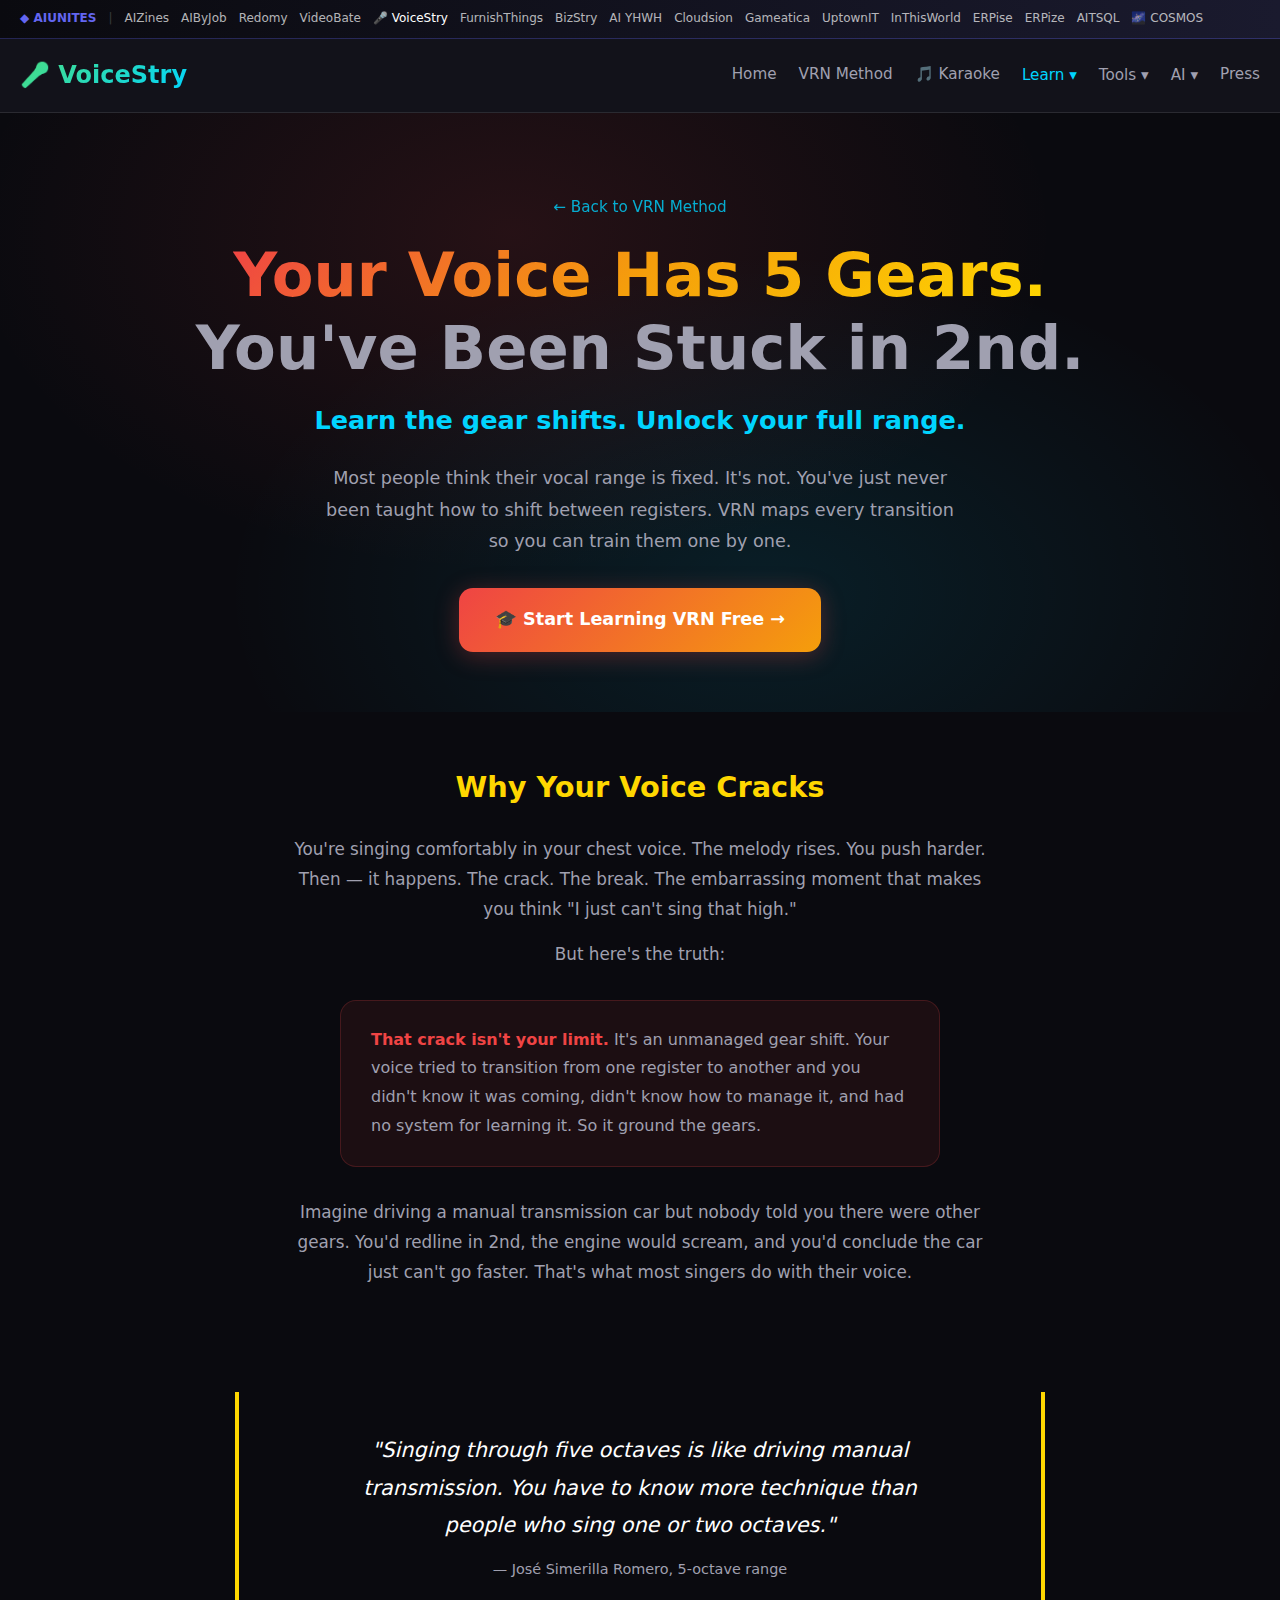
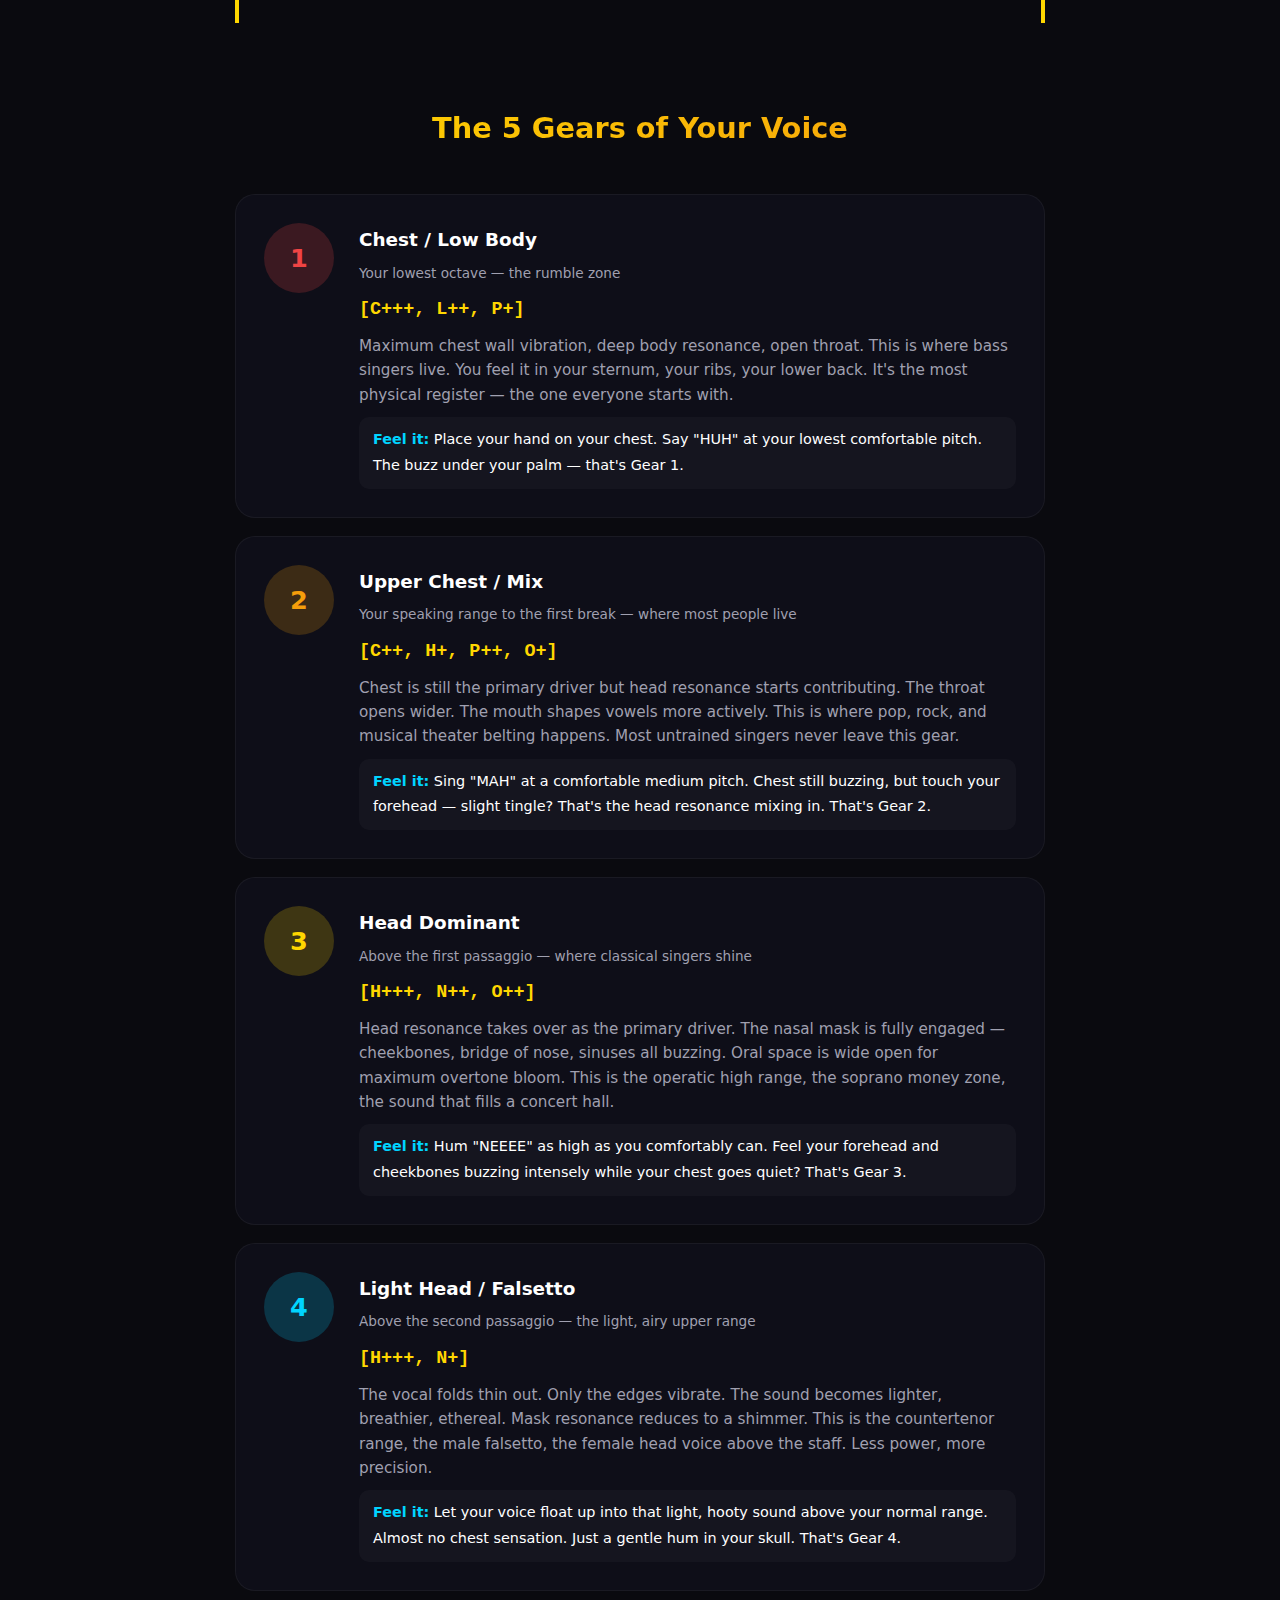
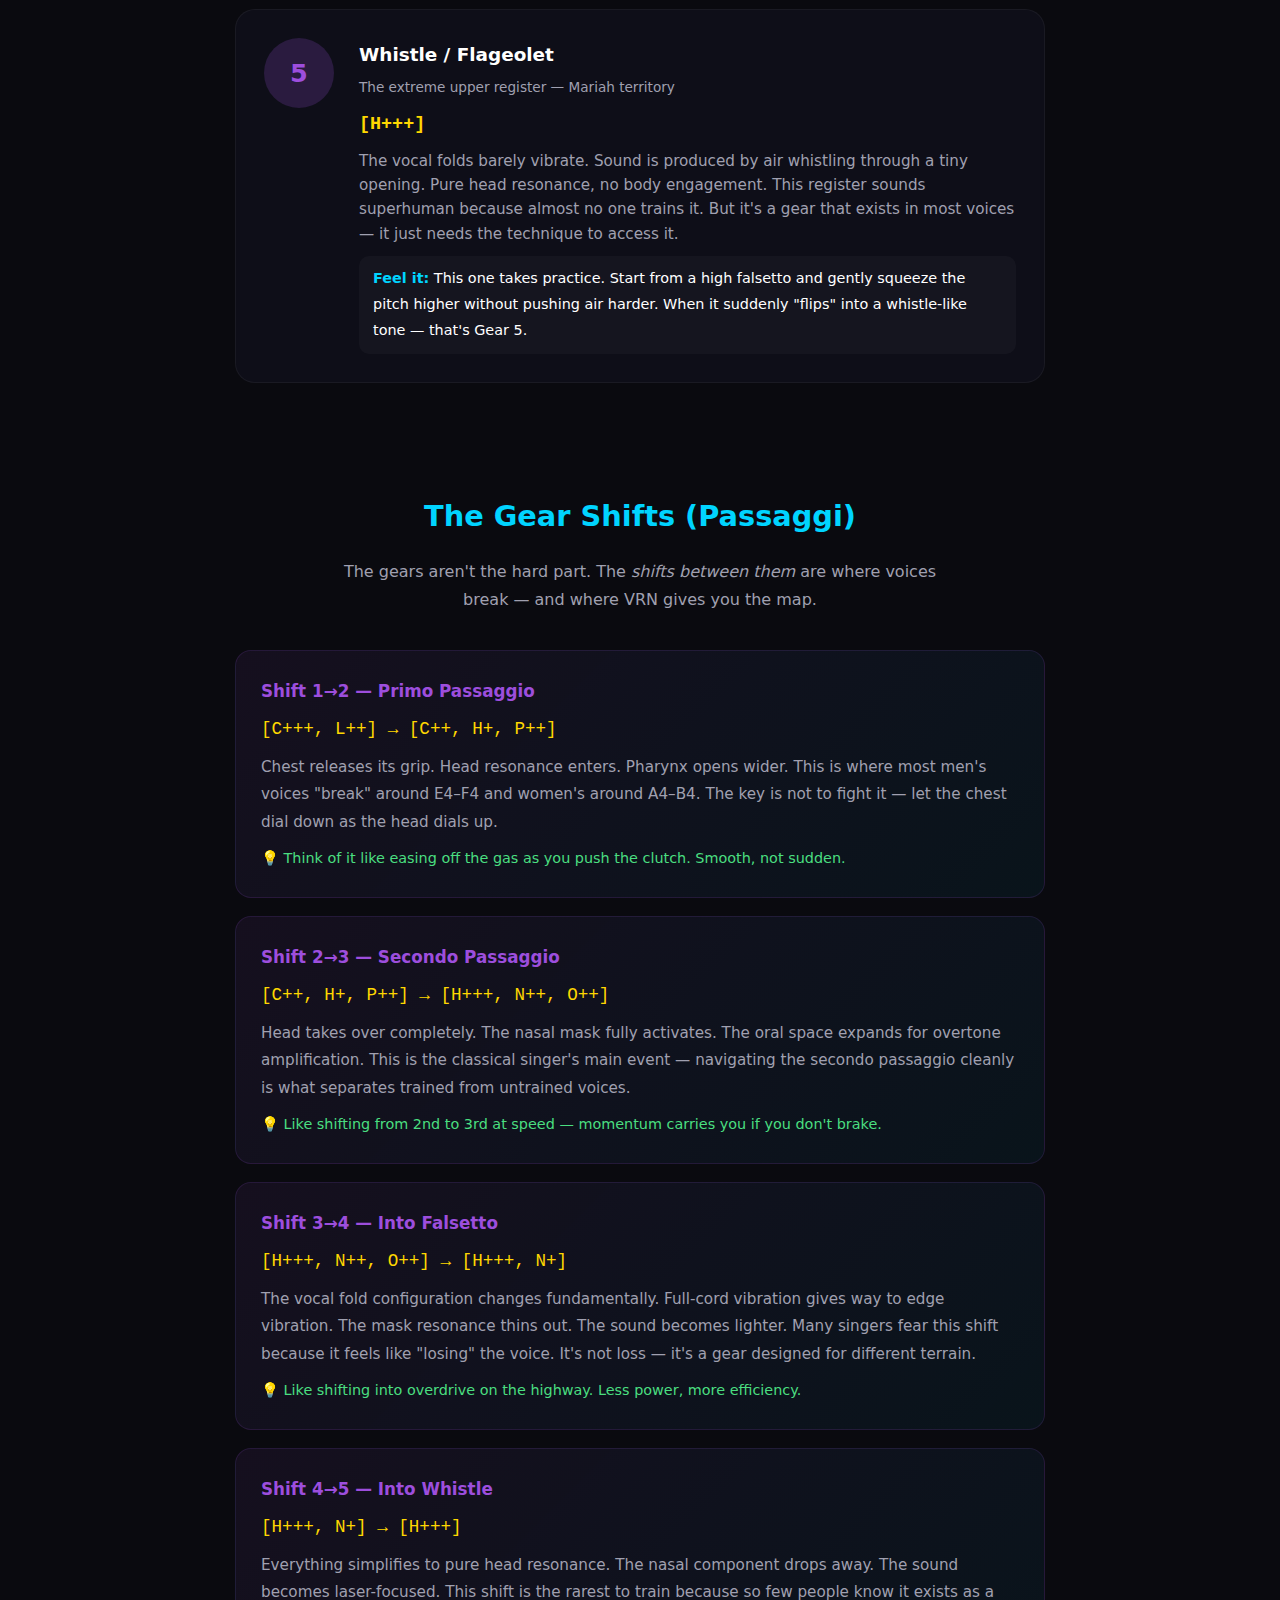
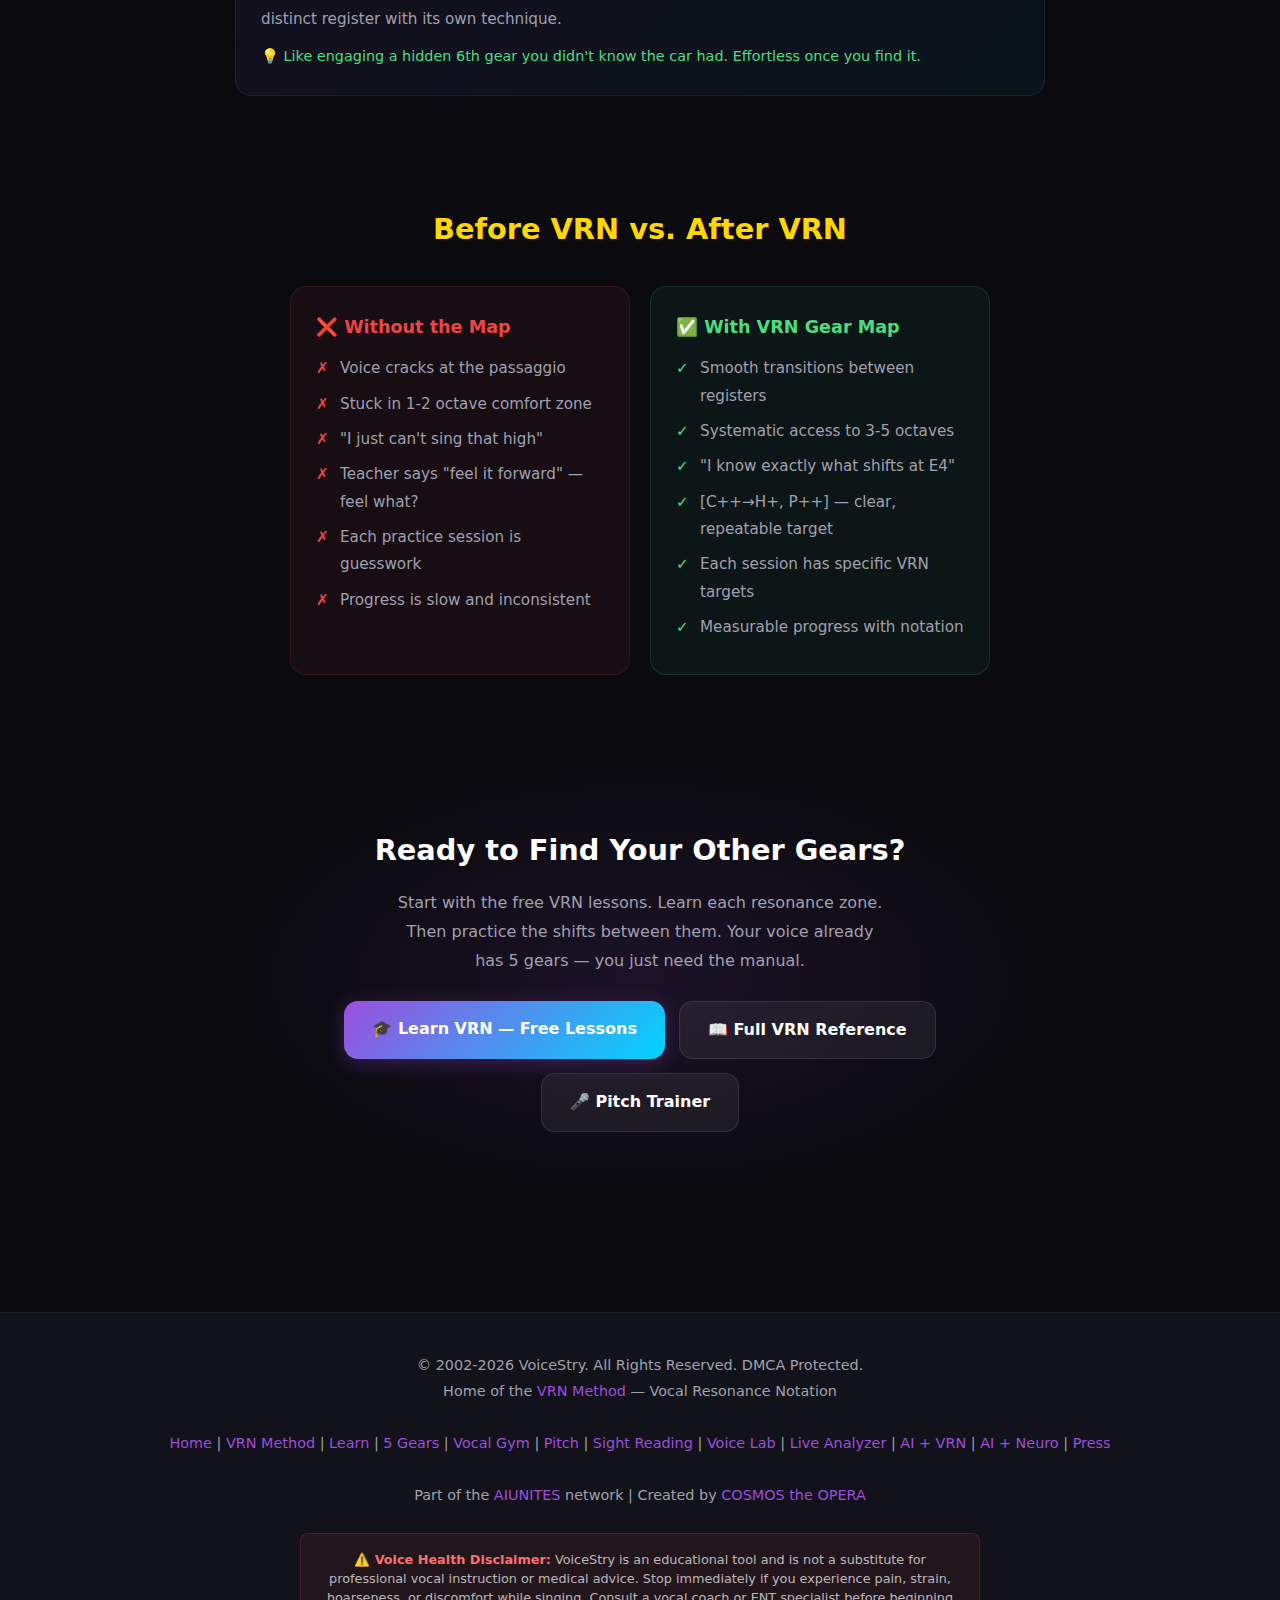
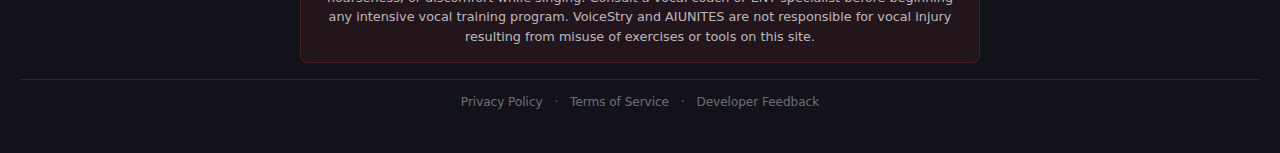
<file: 5-gears.html>
﻿<!DOCTYPE html>
<html lang="en">
<head>
  <meta charset="UTF-8">
  <meta name="viewport" content="width=device-width, initial-scale=1.0">
  <title>Your Voice Has 5 Gears — Learn the Gear Shifts | VoiceStry</title>
  <meta name="description" content="Most singers are stuck in 2nd gear. Learn how to shift through all 5 vocal registers using Vocal Resonance Notation — the first system that maps every transition in your voice.">
  <meta name="keywords" content="vocal range, singing 5 octaves, vocal registers, passaggio, chest voice, head voice, mixed voice, VRN, vocal technique">
  <link rel="icon" type="image/svg+xml" href="data:image/svg+xml,<svg xmlns='http://www.w3.org/2000/svg' viewBox='0 0 100 100'><text y='.9em' font-size='90'>🎤</text></svg>">
  <meta property="og:title" content="Your Voice Has 5 Gears. You've Been Stuck in 2nd.">
  <meta property="og:description" content="Learn how to shift through all 5 vocal registers using Vocal Resonance Notation.">
  <meta property="og:type" content="article">
  <link rel="stylesheet" href="css/style.css">
  <style>
    :root{--bg-dark:#0a0a0f;--bg-card:#12121a;--bg-gear:#0e0e18;--text-primary:#fff;--text-secondary:#a0a0b0;--accent-purple:#9d4edd;--accent-cyan:#00d4ff;--accent-gold:#ffd700;--accent-green:#4ade80;--accent-orange:#f59e0b;--accent-red:#ef4444;--accent-pink:#ff6b9d}body{font-family:'Segoe UI',system-ui,-apple-system,sans-serif;background:var(--bg-dark);color:var(--text-primary);line-height:1.8}
    .aiunites-bar{background:linear-gradient(90deg,#0a0a0f,#1a1a2e);border-bottom:1px solid rgba(99,102,241,.3);padding:8px 0;font-size:12px}.aiunites-bar-content{max-width:1400px;margin:0 auto;padding:0 20px;display:flex;align-items:center;gap:12px;overflow-x:auto;scrollbar-width:none}.aiunites-bar-content::-webkit-scrollbar{display:none}.aiunites-bar a{color:rgba(255,255,255,.7);text-decoration:none;white-space:nowrap;transition:color .2s}.aiunites-bar a:hover{color:#fff}.aiunites-bar-brand{color:#6366f1!important;font-weight:600}.aiunites-bar-active{color:#fff!important;text-decoration:underline;text-underline-offset:3px}.aiunites-bar-divider{color:rgba(255,255,255,.2)}
    .nav{background:var(--bg-card);padding:15px 20px;display:flex;justify-content:space-between;align-items:center;border-bottom:1px solid rgba(255,255,255,0.1);position:sticky;top:0;z-index:100}.nav-logo{font-size:1.5rem;font-weight:800;text-decoration:none;background:linear-gradient(135deg,var(--accent-green),var(--accent-cyan));-webkit-background-clip:text;-webkit-text-fill-color:transparent;background-clip:text}.nav-links{display:flex;gap:22px;flex-wrap:wrap}.nav-links a{color:var(--text-secondary);text-decoration:none;font-size:0.95rem;transition:color 0.3s}.nav-links a:hover,.nav-links a.active{color:var(--accent-cyan)}
    .footer a{color:var(--accent-purple);text-decoration:none}
    .hero{padding:80px 20px 60px;text-align:center;background:radial-gradient(ellipse at 40% 20%,rgba(239,68,68,0.12) 0%,transparent 50%),radial-gradient(ellipse at 60% 80%,rgba(0,212,255,0.1) 0%,transparent 50%),var(--bg-dark)}.hero h1{font-size:clamp(2.2rem,6vw,3.8rem);margin-bottom:12px;line-height:1.2}.hero h1 .highlight{background:linear-gradient(135deg,var(--accent-red),var(--accent-orange),var(--accent-gold));-webkit-background-clip:text;-webkit-text-fill-color:transparent;background-clip:text}.hero h1 .dim{color:var(--text-secondary);-webkit-text-fill-color:var(--text-secondary)}.hero-tagline{font-size:clamp(1.2rem,3vw,1.6rem);font-weight:800;margin-bottom:20px;color:var(--accent-cyan)}.hero-sub{font-size:1.1rem;color:var(--text-secondary);max-width:650px;margin:0 auto 30px}.hero-cta{display:inline-block;padding:16px 36px;border-radius:14px;background:linear-gradient(135deg,var(--accent-red),var(--accent-orange));color:#fff;text-decoration:none;font-weight:800;font-size:1.1rem;transition:all 0.2s;box-shadow:0 4px 25px rgba(239,68,68,0.3)}.hero-cta:hover{transform:translateY(-3px);box-shadow:0 8px 35px rgba(239,68,68,0.5)}
    .content{max-width:850px;margin:0 auto;padding:0 20px 80px}
    .problem{padding:50px 0;text-align:center}.problem h2{font-size:1.8rem;color:var(--accent-gold);margin-bottom:20px}.problem p{color:var(--text-secondary);font-size:1.05rem;max-width:700px;margin:0 auto 15px}.crack-moment{background:rgba(239,68,68,0.08);border:1px solid rgba(239,68,68,0.2);border-radius:16px;padding:25px 30px;margin:30px auto;max-width:600px;text-align:left}.crack-moment p{margin:0;font-size:1rem}.crack-moment .red{color:var(--accent-red);font-weight:700}
    .gears-section{padding:40px 0 50px}.gears-section h2{font-size:1.8rem;text-align:center;margin-bottom:40px;background:linear-gradient(135deg,var(--accent-gold),var(--accent-orange));-webkit-background-clip:text;-webkit-text-fill-color:transparent;background-clip:text}
    .gear-card{display:flex;gap:25px;align-items:flex-start;background:var(--bg-gear);border-radius:20px;padding:28px;border:1px solid rgba(255,255,255,0.05);margin-bottom:18px;transition:border-color 0.3s}.gear-card:hover{border-color:rgba(255,255,255,0.12)}.gear-num{width:70px;height:70px;border-radius:50%;display:flex;align-items:center;justify-content:center;flex-shrink:0;font-size:1.6rem;font-weight:900}.gear-1 .gear-num{background:rgba(239,68,68,0.2);color:var(--accent-red)}.gear-2 .gear-num{background:rgba(245,158,11,0.2);color:var(--accent-orange)}.gear-3 .gear-num{background:rgba(255,215,0,0.2);color:var(--accent-gold)}.gear-4 .gear-num{background:rgba(0,212,255,0.2);color:var(--accent-cyan)}.gear-5 .gear-num{background:rgba(157,78,221,0.2);color:var(--accent-purple)}.gear-info{flex:1}.gear-name{font-size:1.15rem;font-weight:800;margin-bottom:4px}.gear-range{font-size:0.85rem;color:var(--text-secondary);margin-bottom:8px}.gear-vrn{font-family:'Courier New',monospace;font-size:1.15rem;font-weight:800;color:var(--accent-gold);margin-bottom:8px}.gear-desc{font-size:0.95rem;color:var(--text-secondary);line-height:1.6}.gear-feel{margin-top:10px;padding:10px 14px;border-radius:10px;background:rgba(255,255,255,0.03);font-size:0.9rem}.gear-feel strong{color:var(--accent-cyan)}
    .shifts-section{padding:40px 0}.shifts-section h2{font-size:1.8rem;text-align:center;margin-bottom:15px;color:var(--accent-cyan)}.shifts-section>p{text-align:center;color:var(--text-secondary);margin-bottom:35px;max-width:600px;margin-left:auto;margin-right:auto}.shift-card{background:linear-gradient(135deg,rgba(157,78,221,0.08),rgba(0,212,255,0.05));border:1px solid rgba(157,78,221,0.15);border-radius:16px;padding:25px;margin-bottom:18px}.shift-label{font-size:1.05rem;font-weight:800;color:var(--accent-purple);margin-bottom:8px}.shift-arrow{font-family:'Courier New',monospace;font-size:1.1rem;color:var(--accent-gold);margin-bottom:8px}.shift-desc{font-size:0.95rem;color:var(--text-secondary)}.shift-tip{margin-top:10px;font-size:0.9rem;color:var(--accent-green)}
    .comparison{padding:50px 0;text-align:center}.comparison h2{font-size:1.8rem;color:var(--accent-gold);margin-bottom:30px}.comp-grid{display:grid;grid-template-columns:1fr 1fr;gap:20px;max-width:700px;margin:0 auto}.comp-card{border-radius:16px;padding:25px;text-align:left}.comp-before{background:rgba(239,68,68,0.06);border:1px solid rgba(239,68,68,0.15)}.comp-after{background:rgba(74,222,128,0.06);border:1px solid rgba(74,222,128,0.15)}.comp-label{font-weight:800;font-size:1.1rem;margin-bottom:12px}.comp-before .comp-label{color:var(--accent-red)}.comp-after .comp-label{color:var(--accent-green)}.comp-card li{color:var(--text-secondary);font-size:0.95rem;margin-bottom:8px;list-style:none;padding-left:24px;position:relative}.comp-before li::before{content:'✗';position:absolute;left:0;color:var(--accent-red);font-weight:700}.comp-after li::before{content:'✓';position:absolute;left:0;color:var(--accent-green);font-weight:700}
    .cta-bottom{text-align:center;padding:60px 20px;background:radial-gradient(ellipse at 50% 50%,rgba(157,78,221,0.12) 0%,transparent 70%);border-radius:24px;margin:40px 0}.cta-bottom h2{font-size:1.8rem;color:var(--text-primary);margin-bottom:12px}.cta-bottom p{color:var(--text-secondary);margin-bottom:25px;max-width:500px;margin-left:auto;margin-right:auto}.cta-links{display:flex;gap:14px;justify-content:center;flex-wrap:wrap}.cta-link{display:inline-block;padding:14px 28px;border-radius:14px;text-decoration:none;font-weight:700;font-size:1rem;transition:all 0.2s}.cta-link:hover{transform:translateY(-3px)}.cta-link--primary{background:linear-gradient(135deg,var(--accent-purple),var(--accent-cyan));color:#fff;box-shadow:0 4px 20px rgba(157,78,221,0.3)}.cta-link--primary:hover{box-shadow:0 8px 30px rgba(157,78,221,0.5)}.cta-link--secondary{background:rgba(255,255,255,0.06);border:1px solid rgba(255,255,255,0.1);color:var(--text-primary)}.cta-link--secondary:hover{background:rgba(255,255,255,0.1)}
    .quote-block{text-align:center;padding:40px 30px;margin:40px 0;border-left:4px solid var(--accent-gold);border-right:4px solid var(--accent-gold)}.quote-text{font-size:1.3rem;font-style:italic;color:var(--text-primary);max-width:600px;margin:0 auto 12px}.quote-attr{font-size:0.9rem;color:var(--text-secondary)}
    .footer{background:var(--bg-card);padding:40px 20px;text-align:center;border-top:1px solid rgba(255,255,255,0.05)}.footer p{color:var(--text-secondary);font-size:0.9rem}.footer a{color:var(--accent-purple);text-decoration:none}
    @media(max-width:768px){.nav{flex-direction:column;gap:12px}.nav-links{flex-wrap:wrap;justify-content:center;gap:12px}.gear-card{flex-direction:column;align-items:center;text-align:center}.comp-grid{grid-template-columns:1fr}}
  </style>
<script async src="https://www.googletagmanager.com/gtag/js?id=G-VP15KRLV6P"></script><script>window.dataLayer=window.dataLayer||[];function gtag(){dataLayer.push(arguments);}gtag('js',new Date());gtag('config','G-VP15KRLV6P');</script><link rel="canonical" href="https://voicestry.com/5-gears.html"><meta property="og:image" content="https://aiunites.github.io/voicestry-site/images/og-image.svg"><meta property="og:image:width" content="1200"><meta property="og:image:height" content="630"><script type="application/ld+json">{"@context":"https://schema.org","@type":"WebSite","name":"VoiceStry","description":"VoiceStry helps singers and speakers train their voice like athletes train their body. Expert vocal training methods, exercises, and coaching tools.","url":"https://voicestry.com/"}</script></head>
<body>
  <div class="aiunites-bar"><div class="aiunites-bar-content"><a href="https://aiunites.github.io/aiunites-site/" class="aiunites-bar-brand">◆ AIUNITES</a><span class="aiunites-bar-divider">|</span><a href="https://aiunites.github.io/aizines-app/">AIZines</a><a href="https://aiunites.github.io/aibyjob-demo/">AIByJob</a><a href="https://aiunites.github.io/redomy-demo/">Redomy</a><a href="https://aiunites.github.io/videobate-site/">VideoBate</a><a href="https://aiunites.github.io/voicestry-site/" class="aiunites-bar-active">🎤 VoiceStry</a><a href="https://aiunites.github.io/furnishthings-site/">FurnishThings</a><a href="https://aiunites.github.io/bizstry-site/">BizStry</a><a href="https://aiunites.github.io/aiyhwh-site/">AI YHWH</a><a href="https://aiunites.github.io/cloudsion-site/">Cloudsion</a><a href="https://aiunites.github.io/gameatica-site/">Gameatica</a><a href="https://aiunites.github.io/uptownit-site/">UptownIT</a><a href="https://aiunites.github.io/inthisworld-site/">InThisWorld</a><a href="https://aiunites.github.io/erpise-site/">ERPise</a><a href="https://aiunites.github.io/erpize-site/">ERPize</a><a href="https://aiunites.github.io/aitsql-site/">AITSQL</a><a href="https://aiunites.github.io/cosmostheopera-site/">🌌 COSMOS</a></div></div>
  <nav class="nav"><a href="index.html" class="nav-logo">🎤 VoiceStry</a><div class="nav-links"><a href="index.html">Home</a><a href="vrn-method.html">VRN Method</a><a href="karaoke.html">🎵 Karaoke</a><div class="nav-dropdown"><button class="nav-dropdown-btn active">Learn ▾</button><div class="nav-dropdown-menu"><a href="learn.html">Learn VRN</a><a href="5-gears.html" class="active">5 Gears</a><a href="vocal-gym.html">Vocal Gym</a></div></div><div class="nav-dropdown"><button class="nav-dropdown-btn">Tools ▾</button><div class="nav-dropdown-menu"><a href="karaoke.html">🎵 Karaoke</a><a href="pitch-trainer.html">Pitch Trainer</a><a href="sight-reading.html">Sight Reading</a><a href="voice-lab.html">Voice Lab</a><a href="voice-analyzer.html">Live Analyzer</a><a href="vocalist-match.html">Vocalist Match</a><a href="sonic-portrait.html">Sonic Portrait</a></div></div><div class="nav-dropdown"><button class="nav-dropdown-btn">AI ▾</button><div class="nav-dropdown-menu"><a href="ai-vrn.html">AI + VRN</a><a href="ai-neuro.html">AI + Neuro</a></div></div><a href="press.html">Press</a></div></nav>
  <script>document.querySelectorAll('.nav-dropdown-btn').forEach(function(b){b.addEventListener('click',function(e){e.stopPropagation();var d=b.parentElement,o=d.classList.contains('open');document.querySelectorAll('.nav-dropdown.open').forEach(function(x){x.classList.remove('open')});if(!o)d.classList.add('open')})});document.addEventListener('click',function(){document.querySelectorAll('.nav-dropdown.open').forEach(function(d){d.classList.remove('open')})})</script>

  <section class="hero">
    <a href="vrn-method.html" style="display:inline-block;margin-bottom:18px;color:var(--accent-cyan);text-decoration:none;font-size:0.95rem;opacity:0.8;transition:opacity .2s;" onmouseover="this.style.opacity='1'" onmouseout="this.style.opacity='0.8'">← Back to VRN Method</a>
    <h1><span class="highlight">Your Voice Has 5 Gears.</span><br><span class="dim">You've Been Stuck in 2nd.</span></h1>
    <div class="hero-tagline">Learn the gear shifts. Unlock your full range.</div>
    <p class="hero-sub">Most people think their vocal range is fixed. It's not. You've just never been taught how to shift between registers. VRN maps every transition so you can train them one by one.</p>
    <a href="learn.html" class="hero-cta">🎓 Start Learning VRN Free →</a>
  </section>

  <div class="content">
    <section class="problem">
      <h2>Why Your Voice Cracks</h2>
      <p>You're singing comfortably in your chest voice. The melody rises. You push harder. Then — it happens. The crack. The break. The embarrassing moment that makes you think "I just can't sing that high."</p>
      <p>But here's the truth:</p>
      <div class="crack-moment"><p><span class="red">That crack isn't your limit.</span> It's an unmanaged gear shift. Your voice tried to transition from one register to another and you didn't know it was coming, didn't know how to manage it, and had no system for learning it. So it ground the gears.</p></div>
      <p>Imagine driving a manual transmission car but nobody told you there were other gears. You'd redline in 2nd, the engine would scream, and you'd conclude the car just can't go faster. That's what most singers do with their voice.</p>
    </section>

    <div class="quote-block"><div class="quote-text">"Singing through five octaves is like driving manual transmission. You have to know more technique than people who sing one or two octaves."</div><div class="quote-attr">— José Simerilla Romero, 5-octave range</div></div>

    <section class="gears-section">
      <h2>The 5 Gears of Your Voice</h2>
      <div class="gear-card gear-1"><div class="gear-num">1</div><div class="gear-info"><div class="gear-name">Chest / Low Body</div><div class="gear-range">Your lowest octave — the rumble zone</div><div class="gear-vrn">[C+++, L++, P+]</div><div class="gear-desc">Maximum chest wall vibration, deep body resonance, open throat. This is where bass singers live. You feel it in your sternum, your ribs, your lower back. It's the most physical register — the one everyone starts with.</div><div class="gear-feel"><strong>Feel it:</strong> Place your hand on your chest. Say "HUH" at your lowest comfortable pitch. The buzz under your palm — that's Gear 1.</div></div></div>
      <div class="gear-card gear-2"><div class="gear-num">2</div><div class="gear-info"><div class="gear-name">Upper Chest / Mix</div><div class="gear-range">Your speaking range to the first break — where most people live</div><div class="gear-vrn">[C++, H+, P++, O+]</div><div class="gear-desc">Chest is still the primary driver but head resonance starts contributing. The throat opens wider. The mouth shapes vowels more actively. This is where pop, rock, and musical theater belting happens. Most untrained singers never leave this gear.</div><div class="gear-feel"><strong>Feel it:</strong> Sing "MAH" at a comfortable medium pitch. Chest still buzzing, but touch your forehead — slight tingle? That's the head resonance mixing in. That's Gear 2.</div></div></div>
      <div class="gear-card gear-3"><div class="gear-num">3</div><div class="gear-info"><div class="gear-name">Head Dominant</div><div class="gear-range">Above the first passaggio — where classical singers shine</div><div class="gear-vrn">[H+++, N++, O++]</div><div class="gear-desc">Head resonance takes over as the primary driver. The nasal mask is fully engaged — cheekbones, bridge of nose, sinuses all buzzing. Oral space is wide open for maximum overtone bloom. This is the operatic high range, the soprano money zone, the sound that fills a concert hall.</div><div class="gear-feel"><strong>Feel it:</strong> Hum "NEEEE" as high as you comfortably can. Feel your forehead and cheekbones buzzing intensely while your chest goes quiet? That's Gear 3.</div></div></div>
      <div class="gear-card gear-4"><div class="gear-num">4</div><div class="gear-info"><div class="gear-name">Light Head / Falsetto</div><div class="gear-range">Above the second passaggio — the light, airy upper range</div><div class="gear-vrn">[H+++, N+]</div><div class="gear-desc">The vocal folds thin out. Only the edges vibrate. The sound becomes lighter, breathier, ethereal. Mask resonance reduces to a shimmer. This is the countertenor range, the male falsetto, the female head voice above the staff. Less power, more precision.</div><div class="gear-feel"><strong>Feel it:</strong> Let your voice float up into that light, hooty sound above your normal range. Almost no chest sensation. Just a gentle hum in your skull. That's Gear 4.</div></div></div>
      <div class="gear-card gear-5"><div class="gear-num">5</div><div class="gear-info"><div class="gear-name">Whistle / Flageolet</div><div class="gear-range">The extreme upper register — Mariah territory</div><div class="gear-vrn">[H+++]</div><div class="gear-desc">The vocal folds barely vibrate. Sound is produced by air whistling through a tiny opening. Pure head resonance, no body engagement. This register sounds superhuman because almost no one trains it. But it's a gear that exists in most voices — it just needs the technique to access it.</div><div class="gear-feel"><strong>Feel it:</strong> This one takes practice. Start from a high falsetto and gently squeeze the pitch higher without pushing air harder. When it suddenly "flips" into a whistle-like tone — that's Gear 5.</div></div></div>
    </section>

    <section class="shifts-section">
      <h2>The Gear Shifts (Passaggi)</h2>
      <p>The gears aren't the hard part. The <em>shifts between them</em> are where voices break — and where VRN gives you the map.</p>
      <div class="shift-card"><div class="shift-label">Shift 1→2 — Primo Passaggio</div><div class="shift-arrow">[C+++, L++] → [C++, H+, P++]</div><div class="shift-desc">Chest releases its grip. Head resonance enters. Pharynx opens wider. This is where most men's voices "break" around E4–F4 and women's around A4–B4. The key is not to fight it — let the chest dial down as the head dials up.</div><div class="shift-tip">💡 Think of it like easing off the gas as you push the clutch. Smooth, not sudden.</div></div>
      <div class="shift-card"><div class="shift-label">Shift 2→3 — Secondo Passaggio</div><div class="shift-arrow">[C++, H+, P++] → [H+++, N++, O++]</div><div class="shift-desc">Head takes over completely. The nasal mask fully activates. The oral space expands for overtone amplification. This is the classical singer's main event — navigating the secondo passaggio cleanly is what separates trained from untrained voices.</div><div class="shift-tip">💡 Like shifting from 2nd to 3rd at speed — momentum carries you if you don't brake.</div></div>
      <div class="shift-card"><div class="shift-label">Shift 3→4 — Into Falsetto</div><div class="shift-arrow">[H+++, N++, O++] → [H+++, N+]</div><div class="shift-desc">The vocal fold configuration changes fundamentally. Full-cord vibration gives way to edge vibration. The mask resonance thins out. The sound becomes lighter. Many singers fear this shift because it feels like "losing" the voice. It's not loss — it's a gear designed for different terrain.</div><div class="shift-tip">💡 Like shifting into overdrive on the highway. Less power, more efficiency.</div></div>
      <div class="shift-card"><div class="shift-label">Shift 4→5 — Into Whistle</div><div class="shift-arrow">[H+++, N+] → [H+++]</div><div class="shift-desc">Everything simplifies to pure head resonance. The nasal component drops away. The sound becomes laser-focused. This shift is the rarest to train because so few people know it exists as a distinct register with its own technique.</div><div class="shift-tip">💡 Like engaging a hidden 6th gear you didn't know the car had. Effortless once you find it.</div></div>
    </section>

    <section class="comparison">
      <h2>Before VRN vs. After VRN</h2>
      <div class="comp-grid">
        <div class="comp-card comp-before"><div class="comp-label">❌ Without the Map</div><ul><li>Voice cracks at the passaggio</li><li>Stuck in 1-2 octave comfort zone</li><li>"I just can't sing that high"</li><li>Teacher says "feel it forward" — feel what?</li><li>Each practice session is guesswork</li><li>Progress is slow and inconsistent</li></ul></div>
        <div class="comp-card comp-after"><div class="comp-label">✅ With VRN Gear Map</div><ul><li>Smooth transitions between registers</li><li>Systematic access to 3-5 octaves</li><li>"I know exactly what shifts at E4"</li><li>[C++→H+, P++] — clear, repeatable target</li><li>Each session has specific VRN targets</li><li>Measurable progress with notation</li></ul></div>
      </div>
    </section>

    <section class="cta-bottom">
      <h2>Ready to Find Your Other Gears?</h2>
      <p>Start with the free VRN lessons. Learn each resonance zone. Then practice the shifts between them. Your voice already has 5 gears — you just need the manual.</p>
      <div class="cta-links"><a href="learn.html" class="cta-link cta-link--primary">🎓 Learn VRN — Free Lessons</a><a href="vrn-method.html" class="cta-link cta-link--secondary">📖 Full VRN Reference</a><a href="pitch-trainer.html" class="cta-link cta-link--secondary">🎤 Pitch Trainer</a></div>
    </section>
  </div>

  <footer class="footer">
    <p>
      © 2002-2026 VoiceStry. All Rights Reserved. DMCA Protected.<br>
      Home of the <a href="vrn-method.html">VRN Method</a> — Vocal Resonance Notation<br><br>
      <a href="index.html">Home</a> |
      <a href="vrn-method.html">VRN Method</a> |
      <a href="learn.html">Learn</a> |
      <a href="5-gears.html">5 Gears</a> |
      <a href="vocal-gym.html">Vocal Gym</a> |
      <a href="pitch-trainer.html">Pitch</a> |
      <a href="sight-reading.html">Sight Reading</a> |
      <a href="voice-lab.html">Voice Lab</a> |
      <a href="voice-analyzer.html">Live Analyzer</a> |
      <a href="ai-vrn.html">AI + VRN</a> |
      <a href="ai-neuro.html">AI + Neuro</a> |
      <a href="press.html">Press</a><br><br>
      Part of the <a href="https://aiunites.github.io/aiunites-site/">AIUNITES</a> network |
      Created by <a href="https://aiunites.github.io/cosmostheopera-site/">COSMOS the OPERA</a>
    </p>
    <div style="max-width:680px;margin:1.5rem auto 0;padding:1rem 1.5rem;background:rgba(239,68,68,0.08);border:1px solid rgba(239,68,68,0.2);border-radius:8px;font-size:0.8rem;line-height:1.5;color:rgba(255,255,255,0.7);">
      <strong style="color:#f87171;">&#9888;&#65039; Voice Health Disclaimer:</strong> VoiceStry is an educational tool and is not a substitute for professional vocal instruction or medical advice. Stop immediately if you experience pain, strain, hoarseness, or discomfort while singing. Consult a vocal coach or ENT specialist before beginning any intensive vocal training program. VoiceStry and AIUNITES are not responsible for vocal injury resulting from misuse of exercises or tools on this site.
    </div>
    <div style="margin-top:1rem;padding-top:0.75rem;border-top:1px solid rgba(255,255,255,0.1);font-size:0.75rem;color:rgba(255,255,255,0.4);text-align:center;">
      <a href="https://aiunites.github.io/aiunites-site/legal.html#privacy" style="color:rgba(255,255,255,0.4);margin:0 8px;">Privacy Policy</a> &middot;
      <a href="https://aiunites.github.io/aiunites-site/legal.html#terms" style="color:rgba(255,255,255,0.4);margin:0 8px;">Terms of Service</a> &middot;
      <a href="https://github.com/AIUNITES/voicestry-site/issues" target="_blank" style="color:rgba(255,255,255,0.4);margin:0 8px;">Developer Feedback</a>
    </div>
  </footer>
</body>
</html>
</file>
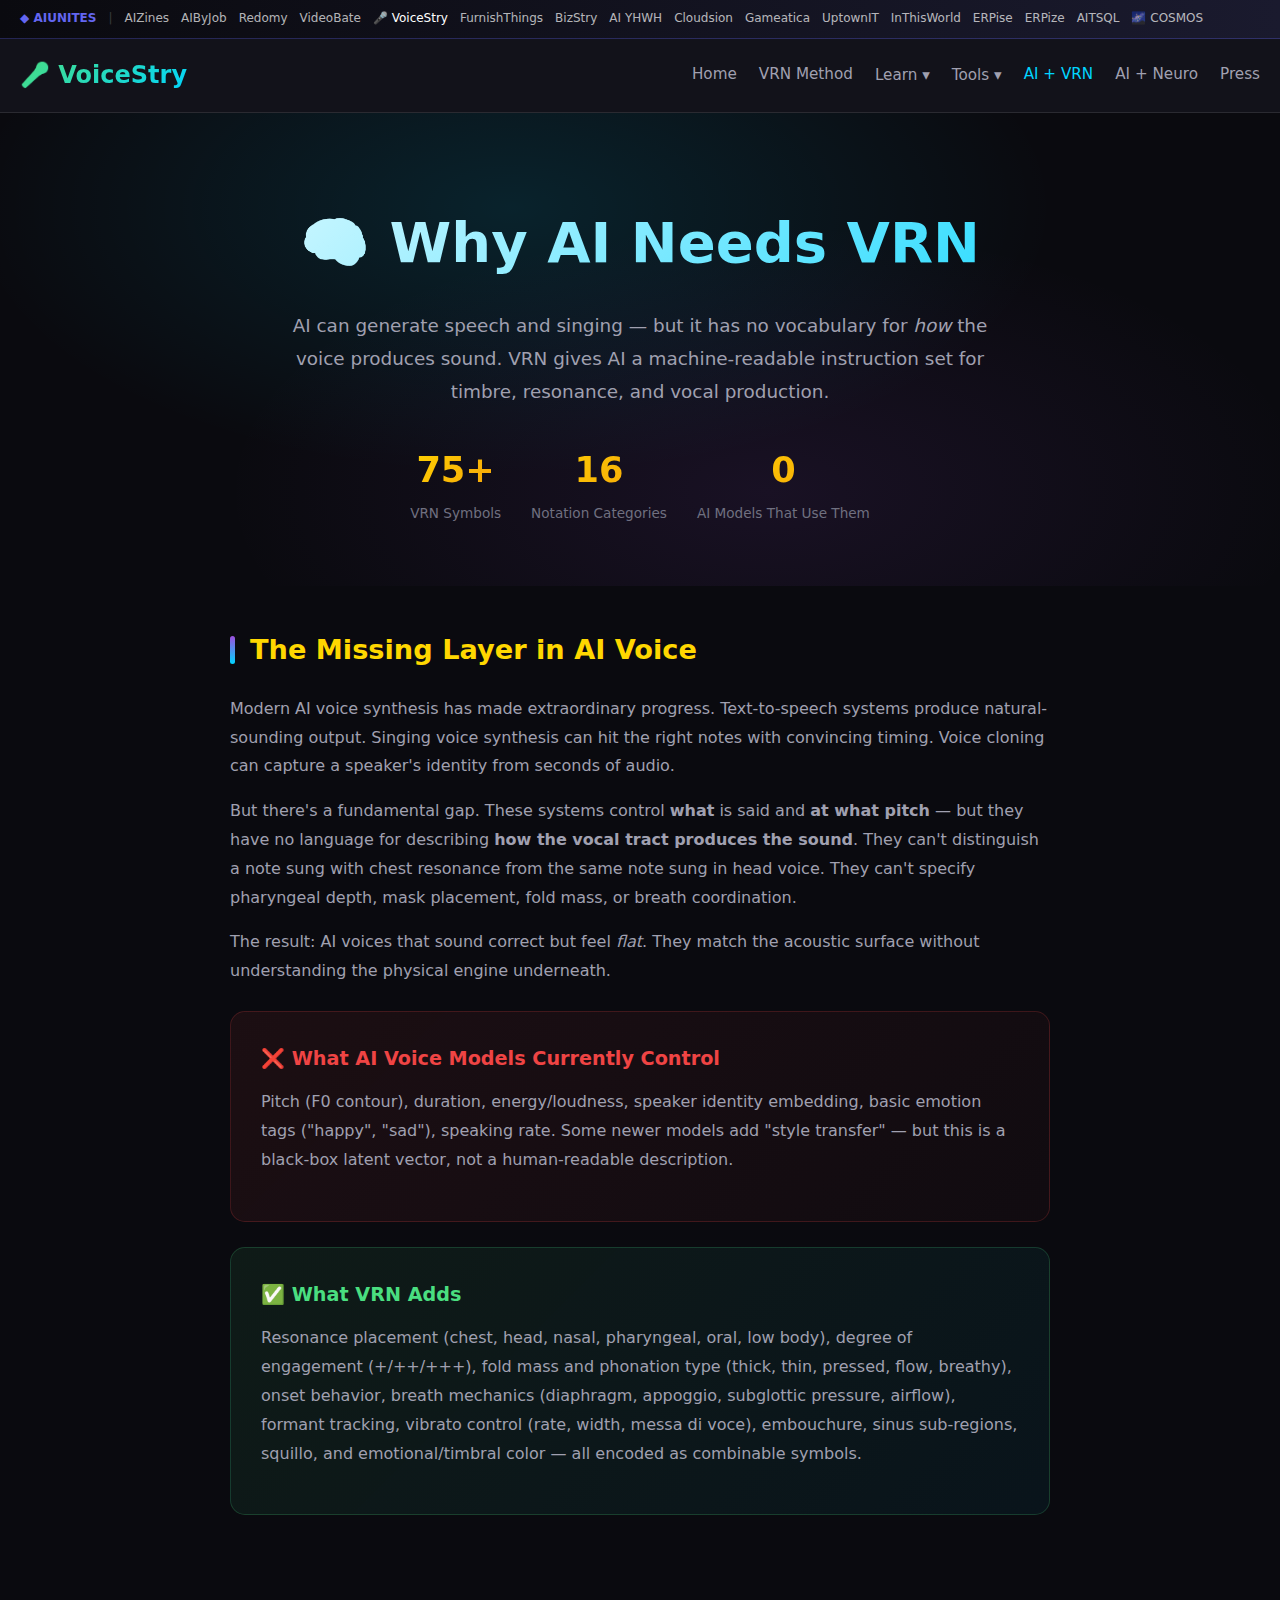
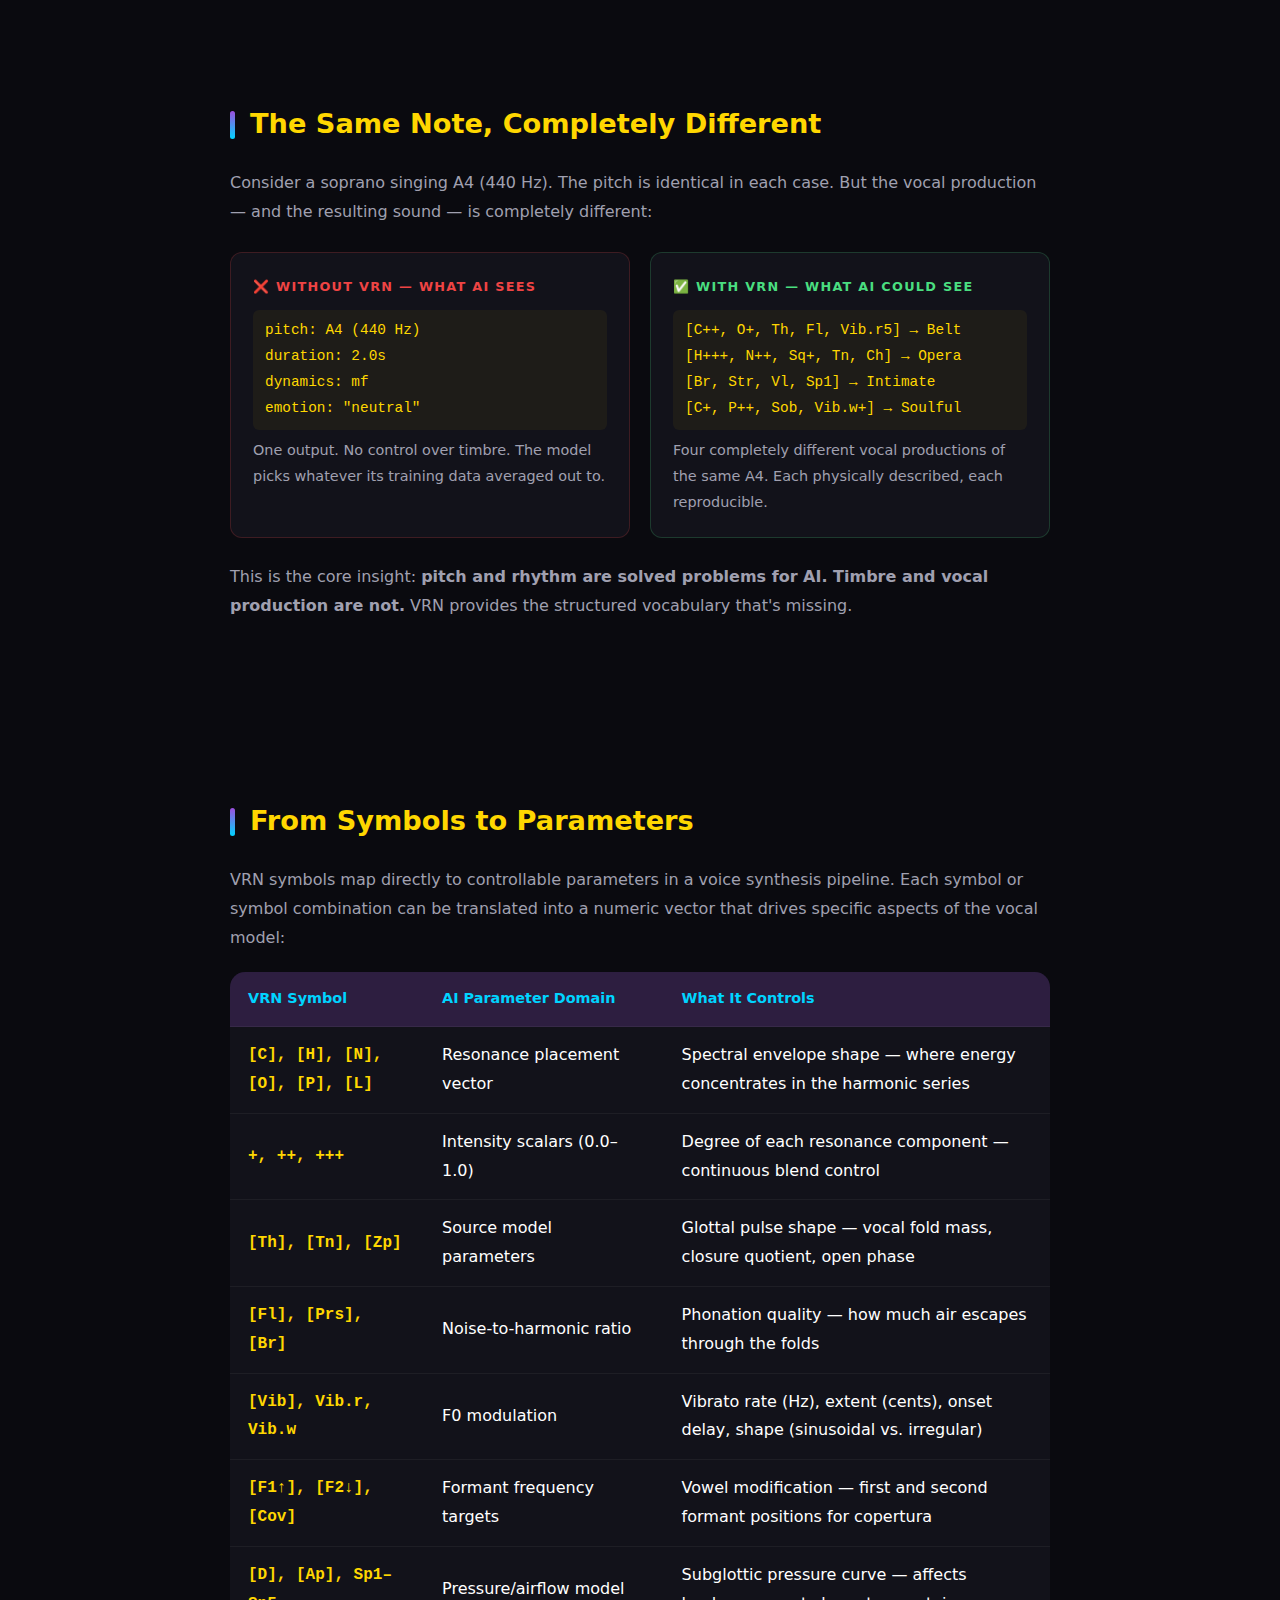
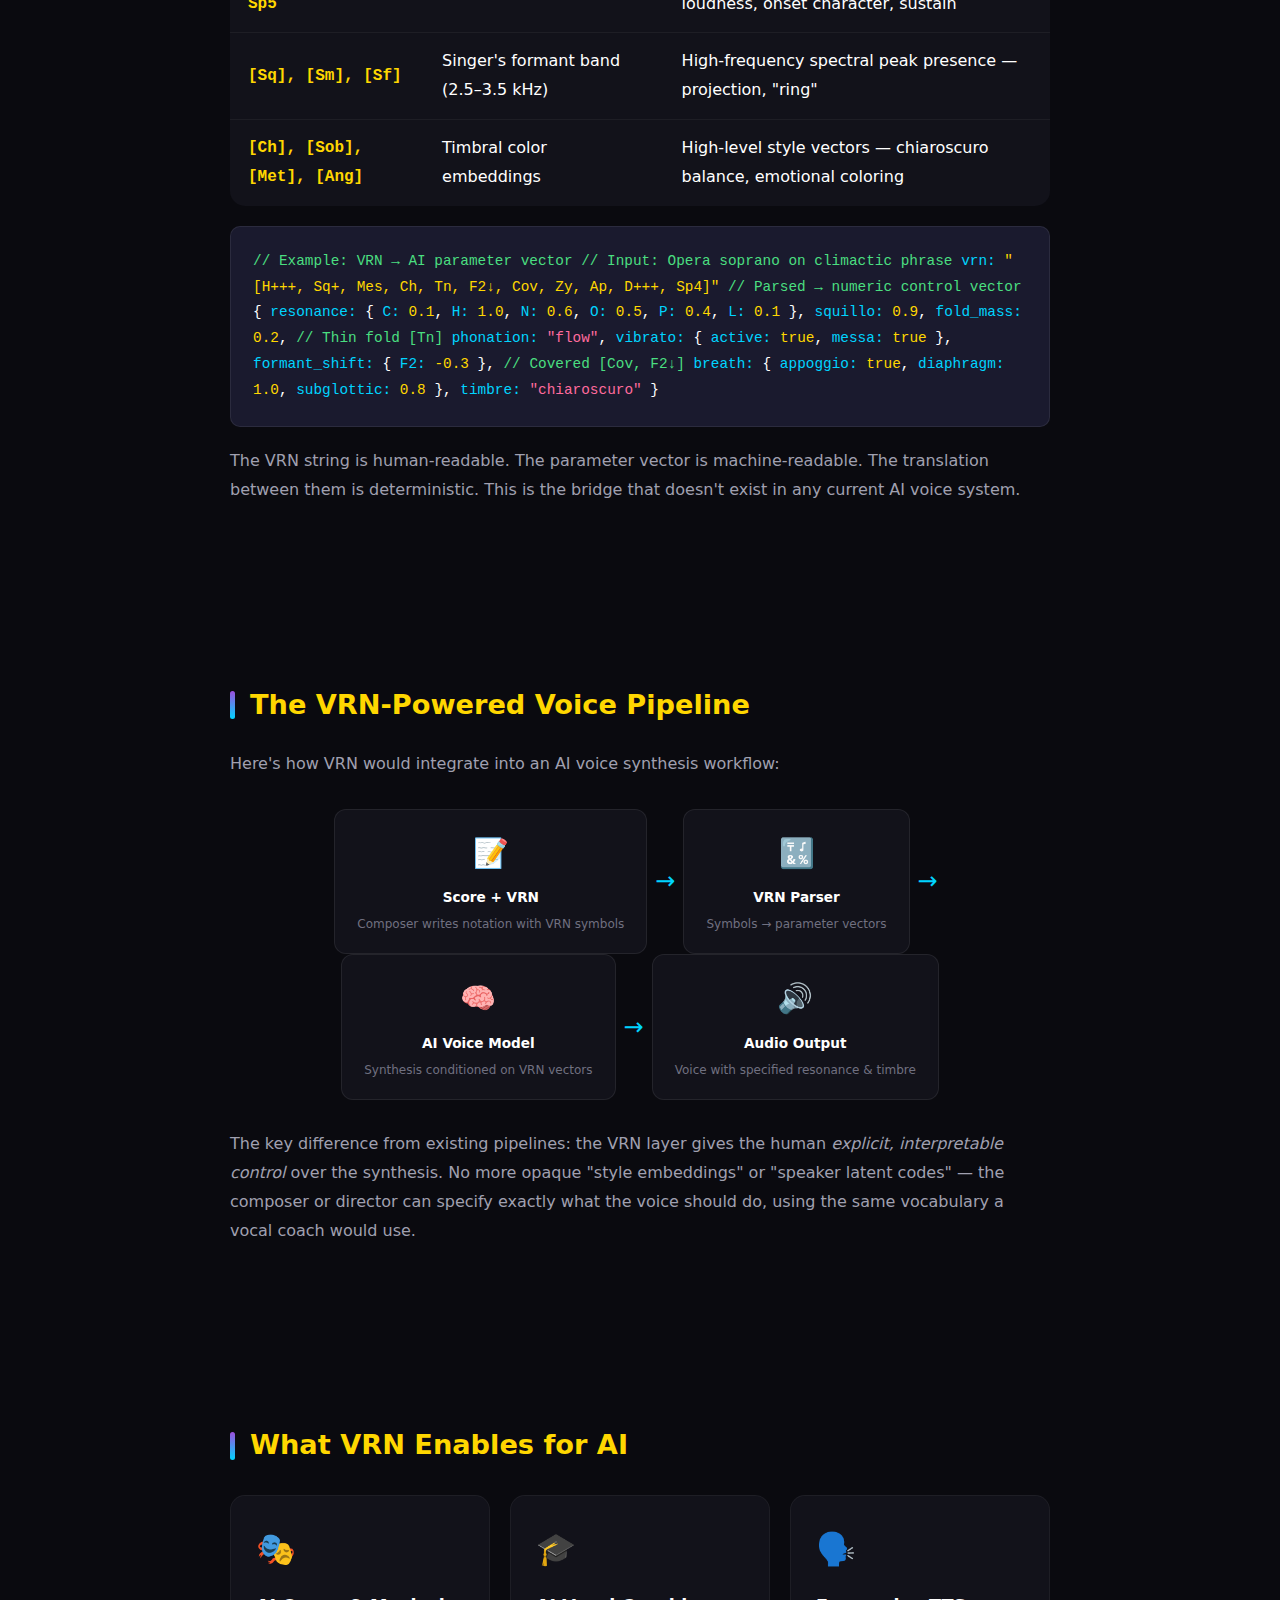
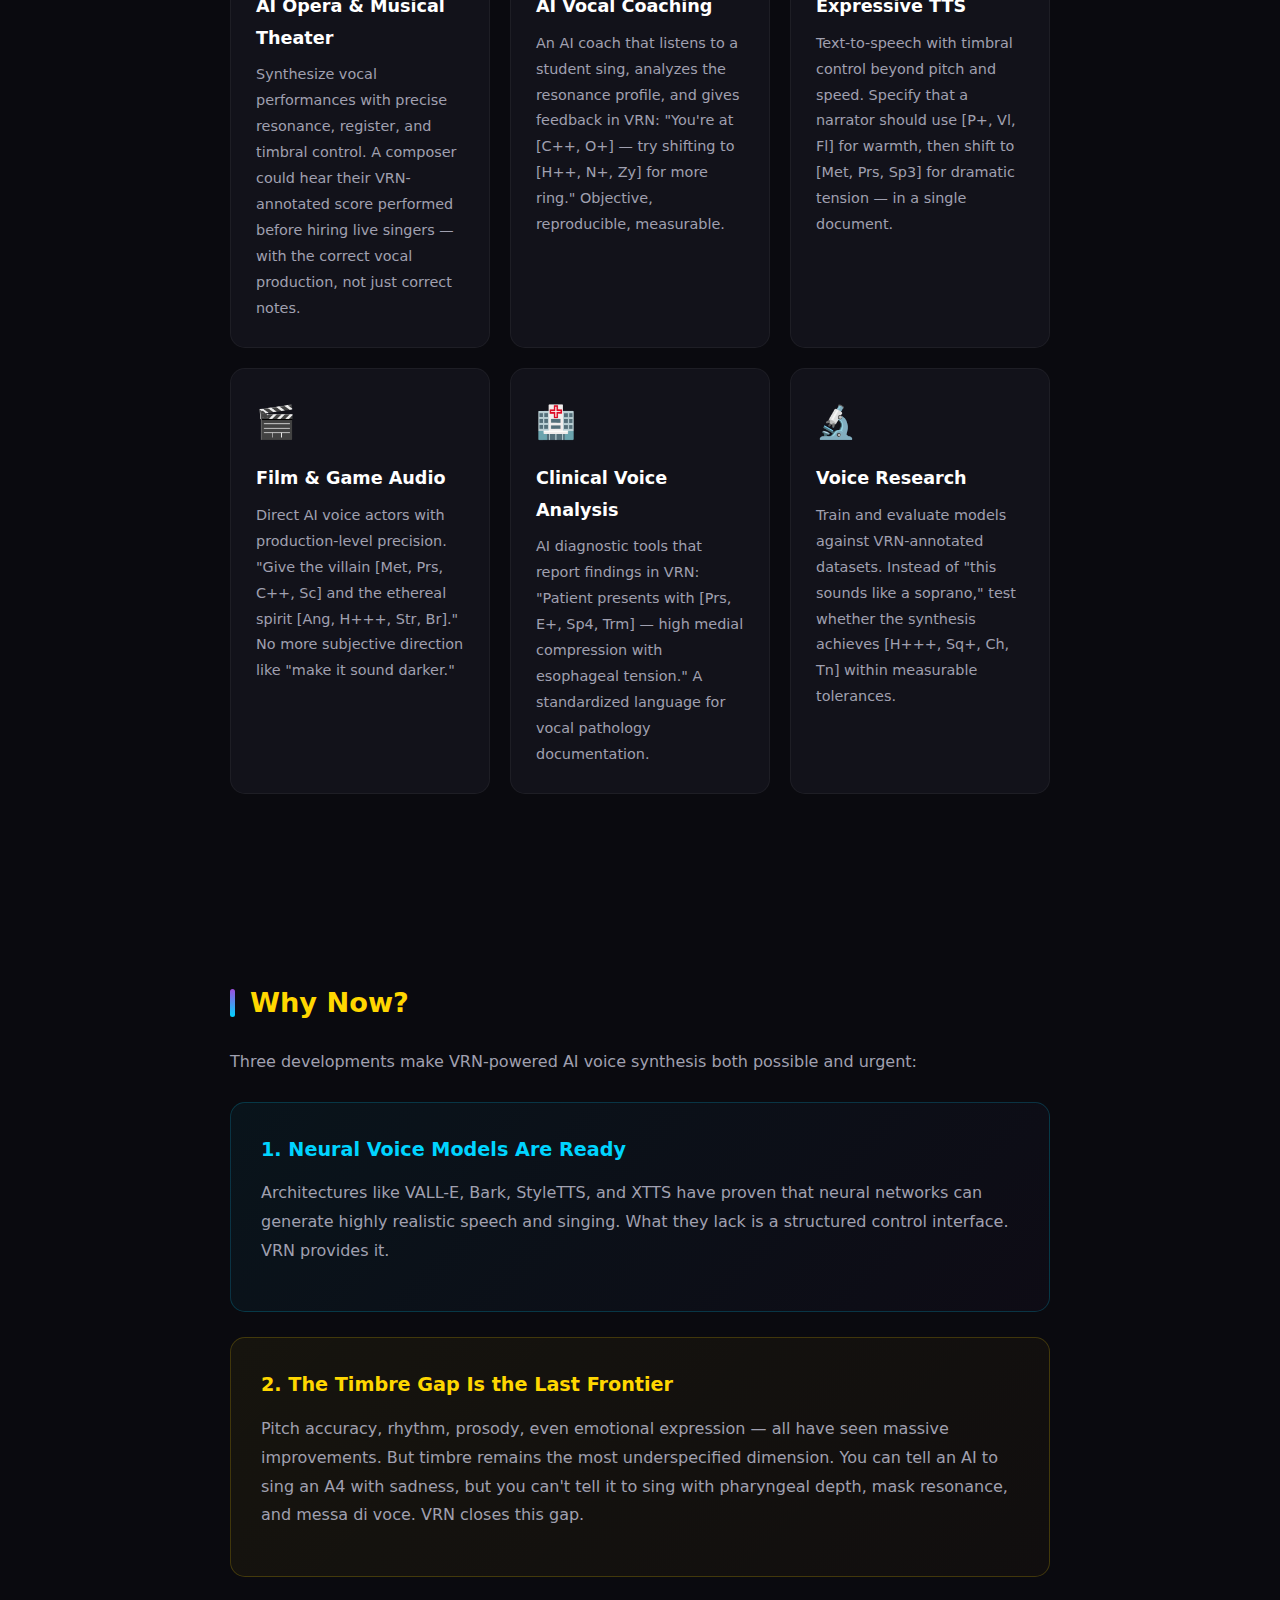
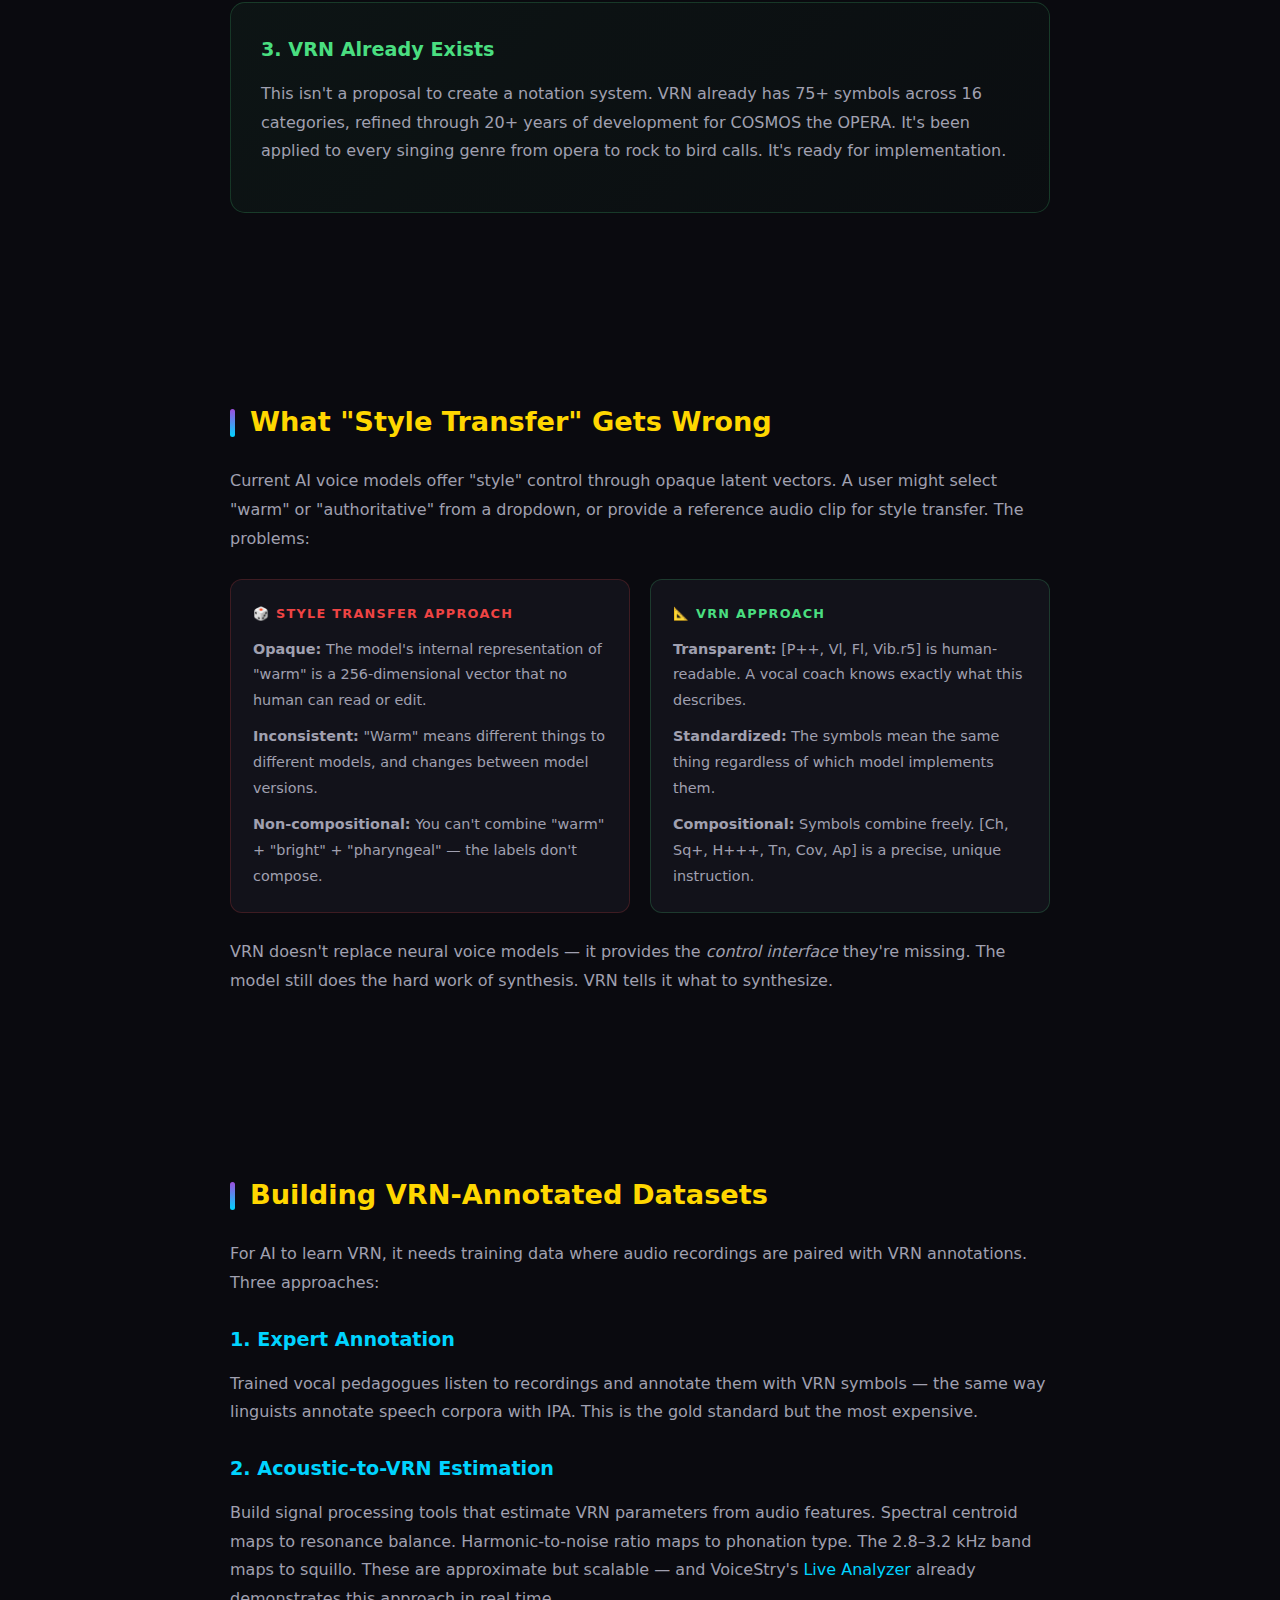
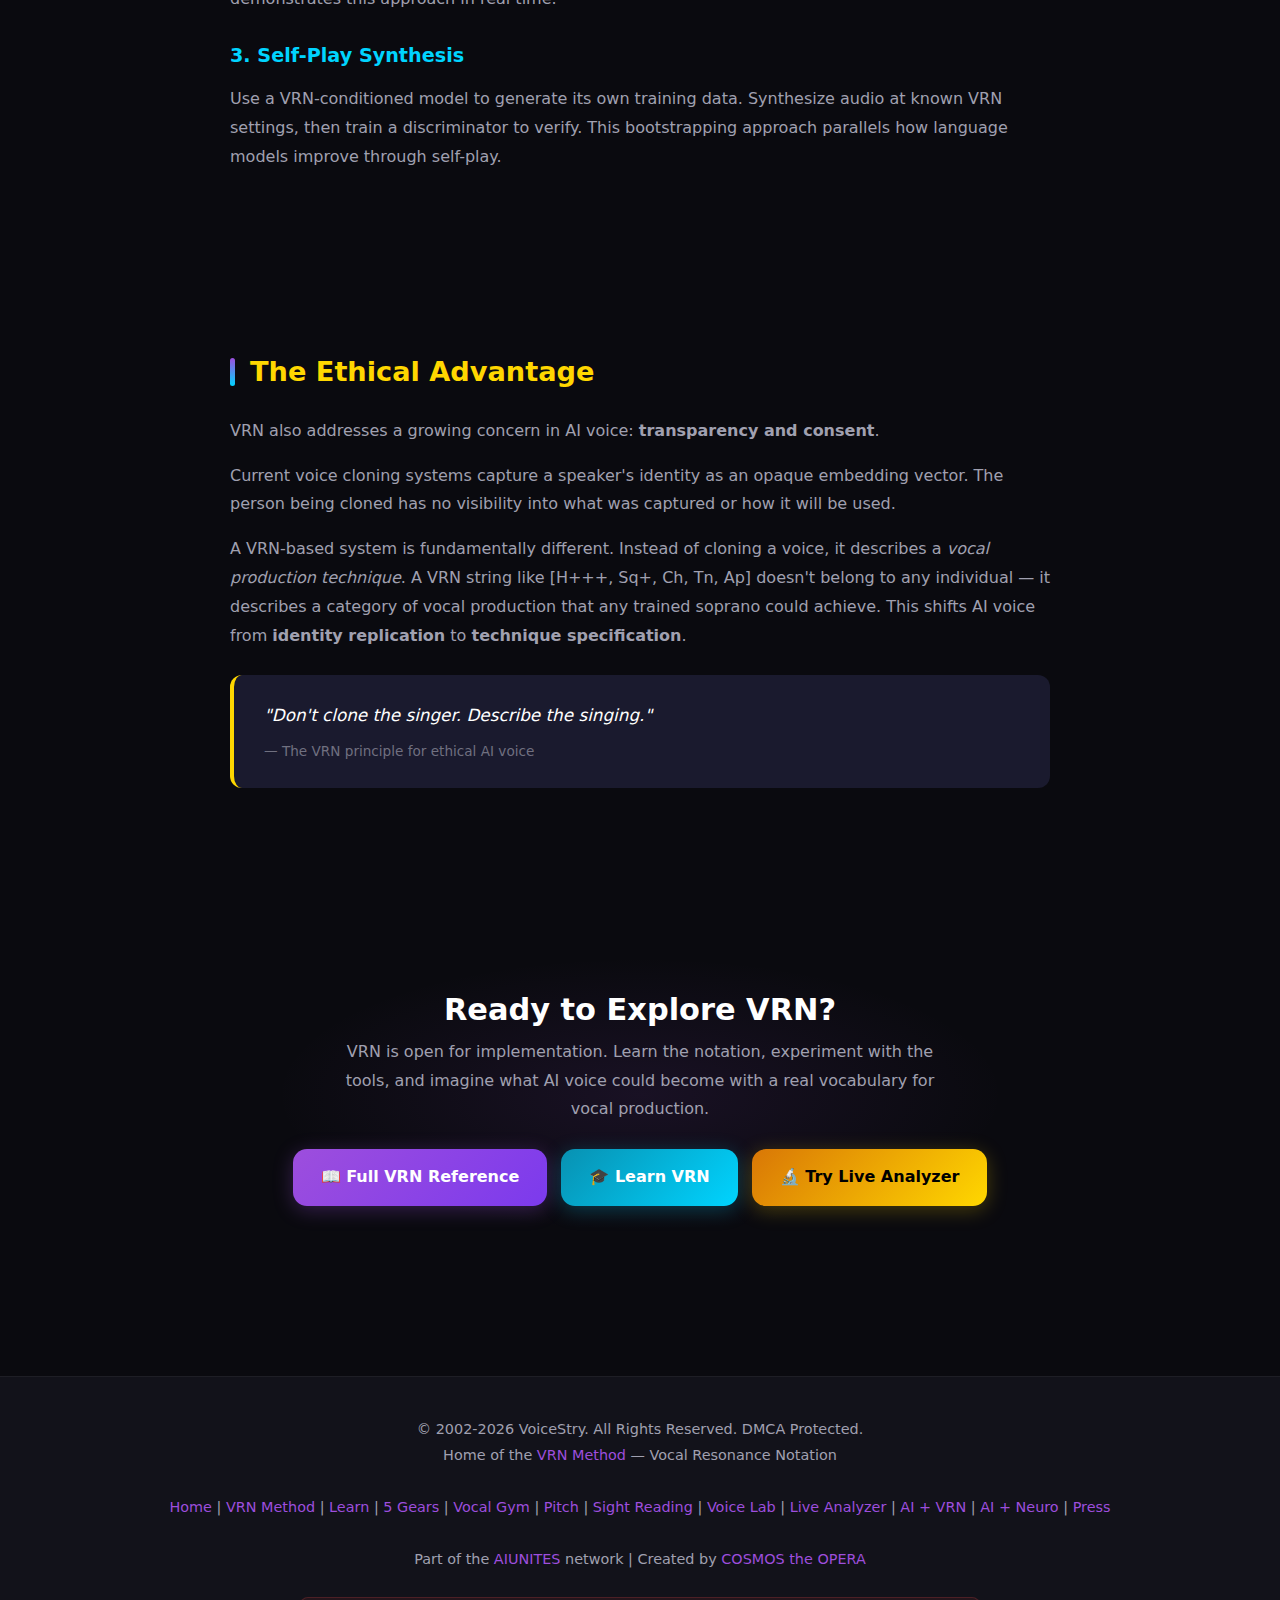
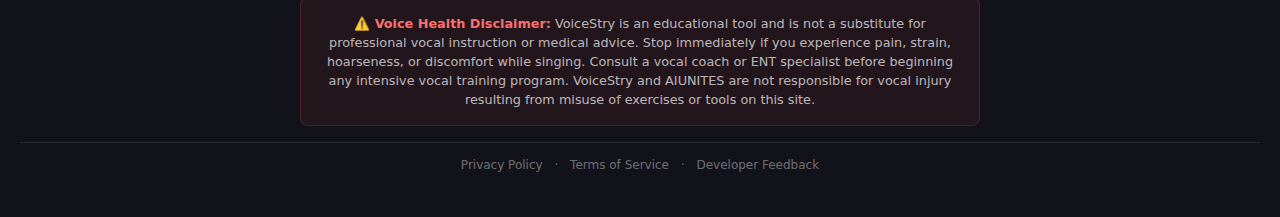
<file: ai-vrn.html>
<!DOCTYPE html>
<html lang="en">
<head>
  <meta charset="UTF-8">
  <meta name="viewport" content="width=device-width, initial-scale=1.0">
  <title>Why AI Needs VRN — Vocal Resonance Notation for AI Voice Synthesis | VoiceStry</title>
  <meta name="description" content="AI voice models can match pitch and rhythm but can't describe HOW a voice produces sound. Vocal Resonance Notation (VRN) gives AI a machine-readable instruction set for timbre, resonance, and vocal production.">
  <meta name="keywords" content="AI voice synthesis, VRN, vocal resonance notation, AI singing, text to speech timbre, voice AI, vocal production, AI vocal coach, singing synthesis">
  <meta name="author" content="Tom Sans / AIUNITES">
  <meta property="og:title" content="Why AI Needs VRN — A Missing Language for Voice">
  <meta property="og:description" content="AI can generate speech and singing but has no vocabulary for resonance, placement, or timbre. VRN provides the missing control layer.">
  <meta property="og:type" content="article">
  <link rel="icon" type="image/svg+xml" href="data:image/svg+xml,<svg xmlns='http://www.w3.org/2000/svg' viewBox='0 0 100 100'><text y='.9em' font-size='90'>🎤</text></svg>">

  <link rel="stylesheet" href="css/style.css">
  <style>
    :root{--bg-dark:#0a0a0f;--bg-card:#12121a;--bg-highlight:#1a1a2e;--text-primary:#fff;--text-secondary:#a0a0b0;--text-dim:#707080;--accent-purple:#9d4edd;--accent-cyan:#00d4ff;--accent-gold:#ffd700;--accent-green:#4ade80;--accent-red:#ef4444;--accent-orange:#f59e0b;--accent-pink:#ff6b9d}
    body{font-family:'Segoe UI',system-ui,-apple-system,sans-serif;background:var(--bg-dark);color:var(--text-primary);line-height:1.8}

    /* Webring */
    .aiunites-bar{background:linear-gradient(90deg,#0a0a0f,#1a1a2e);border-bottom:1px solid rgba(99,102,241,.3);padding:8px 0;font-size:12px}.aiunites-bar-content{max-width:1400px;margin:0 auto;padding:0 20px;display:flex;align-items:center;gap:12px;overflow-x:auto;scrollbar-width:none}.aiunites-bar-content::-webkit-scrollbar{display:none}.aiunites-bar a{color:rgba(255,255,255,.7);text-decoration:none;white-space:nowrap;transition:color .2s}.aiunites-bar a:hover{color:#fff}.aiunites-bar-brand{color:#6366f1!important;font-weight:600}.aiunites-bar-active{color:#fff!important;text-decoration:underline;text-underline-offset:3px}.aiunites-bar-divider{color:rgba(255,255,255,.2)}

    /* Nav */
    .nav{background:var(--bg-card);padding:15px 20px;display:flex;justify-content:space-between;align-items:center;border-bottom:1px solid rgba(255,255,255,0.1);position:sticky;top:0;z-index:100}
    .nav-logo{font-size:1.5rem;font-weight:800;text-decoration:none;background:linear-gradient(135deg,var(--accent-green),var(--accent-cyan));-webkit-background-clip:text;-webkit-text-fill-color:transparent;background-clip:text}
    .nav-links{display:flex;gap:22px;flex-wrap:wrap}.nav-links a{color:var(--text-secondary);text-decoration:none;font-size:0.95rem;transition:color 0.3s}.nav-links a:hover,.nav-links a.active{color:var(--accent-cyan)}

    /* Hero */
    .hero{padding:80px 20px 60px;text-align:center;background:radial-gradient(ellipse at 40% 20%,rgba(0,212,255,0.12) 0%,transparent 50%),radial-gradient(ellipse at 60% 80%,rgba(157,78,221,0.1) 0%,transparent 50%),var(--bg-dark)}
    .hero h1{font-size:clamp(2.2rem,5vw,3.5rem);margin-bottom:15px;background:linear-gradient(135deg,#fff,var(--accent-cyan));-webkit-background-clip:text;-webkit-text-fill-color:transparent;background-clip:text}
    .hero-sub{font-size:1.15rem;color:var(--text-secondary);max-width:700px;margin:0 auto 30px}
    .hero-stat-row{display:flex;gap:30px;justify-content:center;flex-wrap:wrap;margin-top:25px}
    .hero-stat{text-align:center}
    .hero-stat .num{font-size:2.2rem;font-weight:800;background:linear-gradient(135deg,var(--accent-gold),var(--accent-orange));-webkit-background-clip:text;-webkit-text-fill-color:transparent;background-clip:text}
    .hero-stat .label{font-size:0.85rem;color:var(--text-dim)}

    /* Content */
    .content{max-width:900px;margin:0 auto;padding:0 20px 80px}
    .section{margin-bottom:60px;padding-top:40px}
    .section h2{font-size:1.7rem;margin-bottom:20px;color:var(--accent-gold);display:flex;align-items:center;gap:15px}
    .section h2::before{content:"";width:5px;height:28px;background:linear-gradient(180deg,var(--accent-purple),var(--accent-cyan));border-radius:3px;flex-shrink:0}
    .section h3{font-size:1.2rem;margin:25px 0 12px;color:var(--accent-cyan)}
    .section p{color:var(--text-secondary);margin-bottom:16px}

    /* Problem/Solution boxes */
    .problem-box{background:linear-gradient(135deg,rgba(239,68,68,0.08),rgba(239,68,68,0.03));border:1px solid rgba(239,68,68,0.2);border-radius:15px;padding:30px;margin:25px 0}
    .problem-box h3{color:var(--accent-red);margin-top:0}
    .solution-box{background:linear-gradient(135deg,rgba(74,222,128,0.08),rgba(0,212,255,0.05));border:1px solid rgba(74,222,128,0.2);border-radius:15px;padding:30px;margin:25px 0}
    .solution-box h3{color:var(--accent-green);margin-top:0}

    /* Comparison Grid */
    .compare-grid{display:grid;grid-template-columns:1fr 1fr;gap:20px;margin:25px 0}
    .compare-card{background:var(--bg-card);border-radius:12px;padding:22px;border:1px solid rgba(255,255,255,0.05)}
    .compare-card.without{border-color:rgba(239,68,68,0.2)}
    .compare-card.with{border-color:rgba(74,222,128,0.2)}
    .compare-label{font-size:0.8rem;font-weight:700;text-transform:uppercase;letter-spacing:0.1em;margin-bottom:12px}
    .compare-card.without .compare-label{color:var(--accent-red)}
    .compare-card.with .compare-label{color:var(--accent-green)}
    .compare-card code{font-family:'Courier New',monospace;color:var(--accent-gold);font-size:0.9rem;display:block;margin:8px 0;background:rgba(255,215,0,0.05);padding:8px 12px;border-radius:6px}
    .compare-card p{color:var(--text-secondary);font-size:0.9rem;margin:0}

    /* Code block */
    .code-block{background:var(--bg-highlight);border-radius:10px;padding:22px;font-family:'Courier New',monospace;font-size:0.9rem;overflow-x:auto;border:1px solid rgba(255,255,255,0.08);margin:20px 0;line-height:1.8}
    .code-block .comment{color:var(--accent-green)}
    .code-block .key{color:var(--accent-cyan)}
    .code-block .val{color:var(--accent-gold)}
    .code-block .str{color:var(--accent-pink)}

    /* Use case cards */
    .usecase-grid{display:grid;grid-template-columns:repeat(auto-fit,minmax(260px,1fr));gap:20px;margin:25px 0}
    .usecase-card{background:var(--bg-card);border-radius:15px;padding:25px;border:1px solid rgba(255,255,255,0.05);transition:all 0.3s}
    .usecase-card:hover{border-color:var(--accent-purple);transform:translateY(-3px)}
    .usecase-icon{font-size:2rem;margin-bottom:12px}
    .usecase-card h4{font-size:1.1rem;font-weight:700;margin-bottom:8px;color:var(--text-primary)}
    .usecase-card p{color:var(--text-secondary);font-size:0.9rem;margin:0}

    /* Quote block */
    .quote-block{background:var(--bg-highlight);border-radius:12px;padding:25px 30px;margin:25px 0;border-left:4px solid var(--accent-gold)}
    .quote-block p{color:var(--text-primary);font-size:1.05rem;font-style:italic;margin-bottom:8px}
    .quote-block .attribution{color:var(--text-dim);font-size:0.85rem;font-style:normal}

    /* Pipeline diagram */
    .pipeline{display:flex;align-items:center;gap:0;margin:30px 0;flex-wrap:wrap;justify-content:center}
    .pipeline-step{background:var(--bg-card);border:1px solid rgba(255,255,255,0.08);border-radius:12px;padding:18px 22px;text-align:center;min-width:140px;transition:all 0.3s}
    .pipeline-step:hover{border-color:var(--accent-cyan)}
    .pipeline-step .icon{font-size:1.8rem;margin-bottom:6px}
    .pipeline-step .name{font-size:0.85rem;font-weight:700;color:var(--text-primary)}
    .pipeline-step .desc{font-size:0.75rem;color:var(--text-dim);margin-top:4px}
    .pipeline-arrow{color:var(--accent-cyan);font-size:1.5rem;padding:0 8px;flex-shrink:0}

    /* Spec table */
    .spec-table{width:100%;border-collapse:collapse;margin:20px 0;background:var(--bg-card);border-radius:15px;overflow:hidden}
    .spec-table th,.spec-table td{padding:14px 18px;text-align:left;border-bottom:1px solid rgba(255,255,255,0.05)}
    .spec-table th{background:rgba(157,78,221,0.2);color:var(--accent-cyan);font-weight:600;font-size:0.9rem}
    .spec-table tr:last-child td{border-bottom:none}
    .spec-table tr:hover{background:rgba(0,212,255,0.03)}
    .spec-table .sym{font-family:'Courier New',monospace;font-weight:700;color:var(--accent-gold)}

    /* CTA */
    .cta-section{text-align:center;padding:50px 20px;background:radial-gradient(ellipse at 50% 50%,rgba(157,78,221,0.1) 0%,transparent 60%);border-radius:20px;margin:40px 0}
    .cta-section h2{justify-content:center;font-size:1.9rem}
    .cta-section h2::before{display:none}
    .cta-actions{display:flex;gap:14px;justify-content:center;flex-wrap:wrap;margin-top:25px}
    .cta-btn{display:inline-flex;align-items:center;gap:8px;padding:14px 28px;border-radius:14px;text-decoration:none;font-weight:700;font-size:1rem;transition:transform 0.2s,box-shadow 0.2s;color:#fff}
    .cta-btn:hover{transform:translateY(-3px)}
    .cta-btn--purple{background:linear-gradient(135deg,var(--accent-purple),#7c3aed);box-shadow:0 4px 20px rgba(157,78,221,0.3)}
    .cta-btn--cyan{background:linear-gradient(135deg,#0891b2,var(--accent-cyan));box-shadow:0 4px 20px rgba(0,212,255,0.25)}
    .cta-btn--gold{background:linear-gradient(135deg,#d97706,var(--accent-gold));color:#000;box-shadow:0 4px 20px rgba(255,215,0,0.25)}

    /* Footer */
    .footer{background:var(--bg-card);padding:40px 20px;text-align:center;border-top:1px solid rgba(255,255,255,0.05)}
    .footer p{color:var(--text-secondary);font-size:0.9rem}.footer a{color:var(--accent-purple);text-decoration:none}

    @media(max-width:768px){
      .nav{flex-direction:column;gap:12px}.nav-links{flex-wrap:wrap;justify-content:center;gap:12px}
      .compare-grid{grid-template-columns:1fr}
      .pipeline{flex-direction:column}.pipeline-arrow{transform:rotate(90deg)}
      .hero-stat-row{gap:15px}
    }
  </style>
</head>
<body>
  <div class="aiunites-bar"><div class="aiunites-bar-content"><a href="https://aiunites.github.io/aiunites-site/" class="aiunites-bar-brand">◆ AIUNITES</a><span class="aiunites-bar-divider">|</span><a href="https://aiunites.github.io/aizines-app/">AIZines</a><a href="https://aiunites.github.io/aibyjob-demo/">AIByJob</a><a href="https://aiunites.github.io/redomy-demo/">Redomy</a><a href="https://aiunites.github.io/videobate-site/">VideoBate</a><a href="https://aiunites.github.io/voicestry-site/" class="aiunites-bar-active">🎤 VoiceStry</a><a href="https://aiunites.github.io/furnishthings-site/">FurnishThings</a><a href="https://aiunites.github.io/bizstry-site/">BizStry</a><a href="https://aiunites.github.io/aiyhwh-site/">AI YHWH</a><a href="https://aiunites.github.io/cloudsion-site/">Cloudsion</a><a href="https://aiunites.github.io/gameatica-site/">Gameatica</a><a href="https://aiunites.github.io/uptownit-site/">UptownIT</a><a href="https://aiunites.github.io/inthisworld-site/">InThisWorld</a><a href="https://aiunites.github.io/erpise-site/">ERPise</a><a href="https://aiunites.github.io/erpize-site/">ERPize</a><a href="https://aiunites.github.io/aitsql-site/">AITSQL</a><a href="https://aiunites.github.io/cosmostheopera-site/">🌌 COSMOS</a></div></div>

  <nav class="nav"><a href="index.html" class="nav-logo">🎤 VoiceStry</a><div class="nav-links"><a href="index.html">Home</a><a href="vrn-method.html">VRN Method</a><div class="nav-dropdown"><button class="nav-dropdown-btn">Learn ▾</button><div class="nav-dropdown-menu"><a href="learn.html">Learn VRN</a><a href="5-gears.html">5 Gears</a><a href="vocal-gym.html">Vocal Gym</a></div></div><div class="nav-dropdown"><button class="nav-dropdown-btn">Tools ▾</button><div class="nav-dropdown-menu"><a href="pitch-trainer.html">Pitch Trainer</a><a href="sight-reading.html">Sight Reading</a><a href="voice-lab.html">Voice Lab</a><a href="voice-analyzer.html">Live Analyzer</a><a href="vocalist-match.html">Vocalist Match</a><a href="sonic-portrait.html">Sonic Portrait</a></div></div><a href="ai-vrn.html" class="active">AI + VRN</a><a href="ai-neuro.html">AI + Neuro</a><a href="press.html">Press</a></div></nav>
  <script>document.querySelectorAll('.nav-dropdown-btn').forEach(function(b){b.addEventListener('click',function(e){e.stopPropagation();var d=b.parentElement,o=d.classList.contains('open');document.querySelectorAll('.nav-dropdown.open').forEach(function(x){x.classList.remove('open')});if(!o)d.classList.add('open')})});document.addEventListener('click',function(){document.querySelectorAll('.nav-dropdown.open').forEach(function(d){d.classList.remove('open')})})</script>

  <section class="hero">
    <h1>🧠 Why AI Needs VRN</h1>
    <p class="hero-sub">AI can generate speech and singing — but it has no vocabulary for <em>how</em> the voice produces sound. VRN gives AI a machine-readable instruction set for timbre, resonance, and vocal production.</p>
    <div class="hero-stat-row">
      <div class="hero-stat"><div class="num">75+</div><div class="label">VRN Symbols</div></div>
      <div class="hero-stat"><div class="num">16</div><div class="label">Notation Categories</div></div>
      <div class="hero-stat"><div class="num">0</div><div class="label">AI Models That Use Them</div></div>
    </div>
  </section>

  <main class="content">

    <!-- 1. The Gap -->
    <section class="section">
      <h2>The Missing Layer in AI Voice</h2>
      <p>Modern AI voice synthesis has made extraordinary progress. Text-to-speech systems produce natural-sounding output. Singing voice synthesis can hit the right notes with convincing timing. Voice cloning can capture a speaker's identity from seconds of audio.</p>
      <p>But there's a fundamental gap. These systems control <strong>what</strong> is said and <strong>at what pitch</strong> — but they have no language for describing <strong>how the vocal tract produces the sound</strong>. They can't distinguish a note sung with chest resonance from the same note sung in head voice. They can't specify pharyngeal depth, mask placement, fold mass, or breath coordination.</p>
      <p>The result: AI voices that sound correct but feel <em>flat</em>. They match the acoustic surface without understanding the physical engine underneath.</p>

      <div class="problem-box">
        <h3>❌ What AI Voice Models Currently Control</h3>
        <p>Pitch (F0 contour), duration, energy/loudness, speaker identity embedding, basic emotion tags ("happy", "sad"), speaking rate. Some newer models add "style transfer" — but this is a black-box latent vector, not a human-readable description.</p>
      </div>

      <div class="solution-box">
        <h3>✅ What VRN Adds</h3>
        <p>Resonance placement (chest, head, nasal, pharyngeal, oral, low body), degree of engagement (+/++/+++), fold mass and phonation type (thick, thin, pressed, flow, breathy), onset behavior, breath mechanics (diaphragm, appoggio, subglottic pressure, airflow), formant tracking, vibrato control (rate, width, messa di voce), embouchure, sinus sub-regions, squillo, and emotional/timbral color — all encoded as combinable symbols.</p>
      </div>
    </section>

    <!-- 2. Side by Side -->
    <section class="section">
      <h2>The Same Note, Completely Different</h2>
      <p>Consider a soprano singing A4 (440 Hz). The pitch is identical in each case. But the vocal production — and the resulting sound — is completely different:</p>

      <div class="compare-grid">
        <div class="compare-card without">
          <div class="compare-label">❌ Without VRN — what AI sees</div>
          <code>pitch: A4 (440 Hz)<br>duration: 2.0s<br>dynamics: mf<br>emotion: "neutral"</code>
          <p>One output. No control over timbre. The model picks whatever its training data averaged out to.</p>
        </div>
        <div class="compare-card with">
          <div class="compare-label">✅ With VRN — what AI could see</div>
          <code>[C++, O+, Th, Fl, Vib.r5] → Belt<br>[H+++, N++, Sq+, Tn, Ch] → Opera<br>[Br, Str, Vl, Sp1] → Intimate<br>[C+, P++, Sob, Vib.w+] → Soulful</code>
          <p>Four completely different vocal productions of the same A4. Each physically described, each reproducible.</p>
        </div>
      </div>

      <p>This is the core insight: <strong>pitch and rhythm are solved problems for AI. Timbre and vocal production are not.</strong> VRN provides the structured vocabulary that's missing.</p>
    </section>

    <!-- 3. How it maps -->
    <section class="section">
      <h2>From Symbols to Parameters</h2>
      <p>VRN symbols map directly to controllable parameters in a voice synthesis pipeline. Each symbol or symbol combination can be translated into a numeric vector that drives specific aspects of the vocal model:</p>

      <table class="spec-table">
        <thead><tr><th>VRN Symbol</th><th>AI Parameter Domain</th><th>What It Controls</th></tr></thead>
        <tbody>
          <tr><td class="sym">[C], [H], [N], [O], [P], [L]</td><td>Resonance placement vector</td><td>Spectral envelope shape — where energy concentrates in the harmonic series</td></tr>
          <tr><td class="sym">+, ++, +++</td><td>Intensity scalars (0.0–1.0)</td><td>Degree of each resonance component — continuous blend control</td></tr>
          <tr><td class="sym">[Th], [Tn], [Zp]</td><td>Source model parameters</td><td>Glottal pulse shape — vocal fold mass, closure quotient, open phase</td></tr>
          <tr><td class="sym">[Fl], [Prs], [Br]</td><td>Noise-to-harmonic ratio</td><td>Phonation quality — how much air escapes through the folds</td></tr>
          <tr><td class="sym">[Vib], Vib.r, Vib.w</td><td>F0 modulation</td><td>Vibrato rate (Hz), extent (cents), onset delay, shape (sinusoidal vs. irregular)</td></tr>
          <tr><td class="sym">[F1↑], [F2↓], [Cov]</td><td>Formant frequency targets</td><td>Vowel modification — first and second formant positions for copertura</td></tr>
          <tr><td class="sym">[D], [Ap], Sp1–Sp5</td><td>Pressure/airflow model</td><td>Subglottic pressure curve — affects loudness, onset character, sustain</td></tr>
          <tr><td class="sym">[Sq], [Sm], [Sf]</td><td>Singer's formant band (2.5–3.5 kHz)</td><td>High-frequency spectral peak presence — projection, "ring"</td></tr>
          <tr><td class="sym">[Ch], [Sob], [Met], [Ang]</td><td>Timbral color embeddings</td><td>High-level style vectors — chiaroscuro balance, emotional coloring</td></tr>
        </tbody>
      </table>

      <div class="code-block">
<span class="comment">// Example: VRN → AI parameter vector</span>

<span class="comment">// Input: Opera soprano on climactic phrase</span>
<span class="key">vrn:</span> <span class="val">"[H+++, Sq+, Mes, Ch, Tn, F2↓, Cov, Zy, Ap, D+++, Sp4]"</span>

<span class="comment">// Parsed → numeric control vector</span>
{
  <span class="key">resonance:</span> { <span class="key">C:</span> <span class="val">0.1</span>, <span class="key">H:</span> <span class="val">1.0</span>, <span class="key">N:</span> <span class="val">0.6</span>, <span class="key">O:</span> <span class="val">0.5</span>, <span class="key">P:</span> <span class="val">0.4</span>, <span class="key">L:</span> <span class="val">0.1</span> },
  <span class="key">squillo:</span> <span class="val">0.9</span>,
  <span class="key">fold_mass:</span> <span class="val">0.2</span>,          <span class="comment">// Thin fold [Tn]</span>
  <span class="key">phonation:</span> <span class="str">"flow"</span>,
  <span class="key">vibrato:</span> { <span class="key">active:</span> <span class="val">true</span>, <span class="key">messa:</span> <span class="val">true</span> },
  <span class="key">formant_shift:</span> { <span class="key">F2:</span> <span class="val">-0.3</span> },  <span class="comment">// Covered [Cov, F2↓]</span>
  <span class="key">breath:</span> { <span class="key">appoggio:</span> <span class="val">true</span>, <span class="key">diaphragm:</span> <span class="val">1.0</span>, <span class="key">subglottic:</span> <span class="val">0.8</span> },
  <span class="key">timbre:</span> <span class="str">"chiaroscuro"</span>
}
      </div>

      <p>The VRN string is human-readable. The parameter vector is machine-readable. The translation between them is deterministic. This is the bridge that doesn't exist in any current AI voice system.</p>
    </section>

    <!-- 4. Pipeline -->
    <section class="section">
      <h2>The VRN-Powered Voice Pipeline</h2>
      <p>Here's how VRN would integrate into an AI voice synthesis workflow:</p>

      <div class="pipeline">
        <div class="pipeline-step"><div class="icon">📝</div><div class="name">Score + VRN</div><div class="desc">Composer writes notation with VRN symbols</div></div>
        <div class="pipeline-arrow">→</div>
        <div class="pipeline-step"><div class="icon">🔣</div><div class="name">VRN Parser</div><div class="desc">Symbols → parameter vectors</div></div>
        <div class="pipeline-arrow">→</div>
        <div class="pipeline-step"><div class="icon">🧠</div><div class="name">AI Voice Model</div><div class="desc">Synthesis conditioned on VRN vectors</div></div>
        <div class="pipeline-arrow">→</div>
        <div class="pipeline-step"><div class="icon">🔊</div><div class="name">Audio Output</div><div class="desc">Voice with specified resonance &amp; timbre</div></div>
      </div>

      <p>The key difference from existing pipelines: the VRN layer gives the human <em>explicit, interpretable control</em> over the synthesis. No more opaque "style embeddings" or "speaker latent codes" — the composer or director can specify exactly what the voice should do, using the same vocabulary a vocal coach would use.</p>
    </section>

    <!-- 5. Use Cases -->
    <section class="section">
      <h2>What VRN Enables for AI</h2>

      <div class="usecase-grid">
        <div class="usecase-card">
          <div class="usecase-icon">🎭</div>
          <h4>AI Opera &amp; Musical Theater</h4>
          <p>Synthesize vocal performances with precise resonance, register, and timbral control. A composer could hear their VRN-annotated score performed before hiring live singers — with the correct vocal production, not just correct notes.</p>
        </div>
        <div class="usecase-card">
          <div class="usecase-icon">🎓</div>
          <h4>AI Vocal Coaching</h4>
          <p>An AI coach that listens to a student sing, analyzes the resonance profile, and gives feedback in VRN: "You're at [C++, O+] — try shifting to [H++, N+, Zy] for more ring." Objective, reproducible, measurable.</p>
        </div>
        <div class="usecase-card">
          <div class="usecase-icon">🗣️</div>
          <h4>Expressive TTS</h4>
          <p>Text-to-speech with timbral control beyond pitch and speed. Specify that a narrator should use [P+, Vl, Fl] for warmth, then shift to [Met, Prs, Sp3] for dramatic tension — in a single document.</p>
        </div>
        <div class="usecase-card">
          <div class="usecase-icon">🎬</div>
          <h4>Film &amp; Game Audio</h4>
          <p>Direct AI voice actors with production-level precision. "Give the villain [Met, Prs, C++, Sc] and the ethereal spirit [Ang, H+++, Str, Br]." No more subjective direction like "make it sound darker."</p>
        </div>
        <div class="usecase-card">
          <div class="usecase-icon">🏥</div>
          <h4>Clinical Voice Analysis</h4>
          <p>AI diagnostic tools that report findings in VRN: "Patient presents with [Prs, E+, Sp4, Trm] — high medial compression with esophageal tension." A standardized language for vocal pathology documentation.</p>
        </div>
        <div class="usecase-card">
          <div class="usecase-icon">🔬</div>
          <h4>Voice Research</h4>
          <p>Train and evaluate models against VRN-annotated datasets. Instead of "this sounds like a soprano," test whether the synthesis achieves [H+++, Sq+, Ch, Tn] within measurable tolerances.</p>
        </div>
      </div>
    </section>

    <!-- 6. Why Now -->
    <section class="section">
      <h2>Why Now?</h2>
      <p>Three developments make VRN-powered AI voice synthesis both possible and urgent:</p>

      <div class="problem-box" style="border-color:rgba(0,212,255,0.2);background:linear-gradient(135deg,rgba(0,212,255,0.05),rgba(157,78,221,0.03));">
        <h3 style="color:var(--accent-cyan);">1. Neural Voice Models Are Ready</h3>
        <p>Architectures like VALL-E, Bark, StyleTTS, and XTTS have proven that neural networks can generate highly realistic speech and singing. What they lack is a structured control interface. VRN provides it.</p>
      </div>

      <div class="problem-box" style="border-color:rgba(255,215,0,0.2);background:linear-gradient(135deg,rgba(255,215,0,0.05),rgba(245,158,11,0.03));">
        <h3 style="color:var(--accent-gold);">2. The Timbre Gap Is the Last Frontier</h3>
        <p>Pitch accuracy, rhythm, prosody, even emotional expression — all have seen massive improvements. But timbre remains the most underspecified dimension. You can tell an AI to sing an A4 with sadness, but you can't tell it to sing with pharyngeal depth, mask resonance, and messa di voce. VRN closes this gap.</p>
      </div>

      <div class="problem-box" style="border-color:rgba(74,222,128,0.2);background:linear-gradient(135deg,rgba(74,222,128,0.05),rgba(74,222,128,0.02));">
        <h3 style="color:var(--accent-green);">3. VRN Already Exists</h3>
        <p>This isn't a proposal to create a notation system. VRN already has 75+ symbols across 16 categories, refined through 20+ years of development for COSMOS the OPERA. It's been applied to every singing genre from opera to rock to bird calls. It's ready for implementation.</p>
      </div>
    </section>

    <!-- 7. The Existing Problem in Detail -->
    <section class="section">
      <h2>What "Style Transfer" Gets Wrong</h2>
      <p>Current AI voice models offer "style" control through opaque latent vectors. A user might select "warm" or "authoritative" from a dropdown, or provide a reference audio clip for style transfer. The problems:</p>

      <div class="compare-grid">
        <div class="compare-card without">
          <div class="compare-label">🎲 Style Transfer Approach</div>
          <p><strong>Opaque:</strong> The model's internal representation of "warm" is a 256-dimensional vector that no human can read or edit.</p>
          <p style="margin-top:10px;"><strong>Inconsistent:</strong> "Warm" means different things to different models, and changes between model versions.</p>
          <p style="margin-top:10px;"><strong>Non-compositional:</strong> You can't combine "warm" + "bright" + "pharyngeal" — the labels don't compose.</p>
        </div>
        <div class="compare-card with">
          <div class="compare-label">📐 VRN Approach</div>
          <p><strong>Transparent:</strong> [P++, Vl, Fl, Vib.r5] is human-readable. A vocal coach knows exactly what this describes.</p>
          <p style="margin-top:10px;"><strong>Standardized:</strong> The symbols mean the same thing regardless of which model implements them.</p>
          <p style="margin-top:10px;"><strong>Compositional:</strong> Symbols combine freely. [Ch, Sq+, H+++, Tn, Cov, Ap] is a precise, unique instruction.</p>
        </div>
      </div>

      <p>VRN doesn't replace neural voice models — it provides the <em>control interface</em> they're missing. The model still does the hard work of synthesis. VRN tells it what to synthesize.</p>
    </section>

    <!-- 8. Training Data -->
    <section class="section">
      <h2>Building VRN-Annotated Datasets</h2>
      <p>For AI to learn VRN, it needs training data where audio recordings are paired with VRN annotations. Three approaches:</p>

      <h3>1. Expert Annotation</h3>
      <p>Trained vocal pedagogues listen to recordings and annotate them with VRN symbols — the same way linguists annotate speech corpora with IPA. This is the gold standard but the most expensive.</p>

      <h3>2. Acoustic-to-VRN Estimation</h3>
      <p>Build signal processing tools that estimate VRN parameters from audio features. Spectral centroid maps to resonance balance. Harmonic-to-noise ratio maps to phonation type. The 2.8–3.2 kHz band maps to squillo. These are approximate but scalable — and VoiceStry's <a href="voice-analyzer.html" style="color:var(--accent-cyan);">Live Analyzer</a> already demonstrates this approach in real time.</p>

      <h3>3. Self-Play Synthesis</h3>
      <p>Use a VRN-conditioned model to generate its own training data. Synthesize audio at known VRN settings, then train a discriminator to verify. This bootstrapping approach parallels how language models improve through self-play.</p>
    </section>

    <!-- 9. Ethical Dimension -->
    <section class="section">
      <h2>The Ethical Advantage</h2>
      <p>VRN also addresses a growing concern in AI voice: <strong>transparency and consent</strong>.</p>
      <p>Current voice cloning systems capture a speaker's identity as an opaque embedding vector. The person being cloned has no visibility into what was captured or how it will be used.</p>
      <p>A VRN-based system is fundamentally different. Instead of cloning a voice, it describes a <em>vocal production technique</em>. A VRN string like [H+++, Sq+, Ch, Tn, Ap] doesn't belong to any individual — it describes a category of vocal production that any trained soprano could achieve. This shifts AI voice from <strong>identity replication</strong> to <strong>technique specification</strong>.</p>

      <div class="quote-block">
        <p>"Don't clone the singer. Describe the singing."</p>
        <div class="attribution">— The VRN principle for ethical AI voice</div>
      </div>
    </section>

    <!-- 10. CTA -->
    <section class="cta-section">
      <h2>Ready to Explore VRN?</h2>
      <p style="color:var(--text-secondary);max-width:600px;margin:0 auto 10px;">VRN is open for implementation. Learn the notation, experiment with the tools, and imagine what AI voice could become with a real vocabulary for vocal production.</p>
      <div class="cta-actions">
        <a href="vrn-method.html" class="cta-btn cta-btn--purple">📖 Full VRN Reference</a>
        <a href="learn.html" class="cta-btn cta-btn--cyan">🎓 Learn VRN</a>
        <a href="voice-analyzer.html" class="cta-btn cta-btn--gold">🔬 Try Live Analyzer</a>
      </div>
    </section>

  </main>

  <footer class="footer">
    <p>
      © 2002-2026 VoiceStry. All Rights Reserved. DMCA Protected.<br>
      Home of the <a href="vrn-method.html">VRN Method</a> — Vocal Resonance Notation<br><br>
      <a href="index.html">Home</a> |
      <a href="vrn-method.html">VRN Method</a> |
      <a href="learn.html">Learn</a> |
      <a href="5-gears.html">5 Gears</a> |
      <a href="vocal-gym.html">Vocal Gym</a> |
      <a href="pitch-trainer.html">Pitch</a> |
      <a href="sight-reading.html">Sight Reading</a> |
      <a href="voice-lab.html">Voice Lab</a> |
      <a href="voice-analyzer.html">Live Analyzer</a> |
      <a href="ai-vrn.html">AI + VRN</a> |
      <a href="ai-neuro.html">AI + Neuro</a> |
      <a href="press.html">Press</a><br><br>
      Part of the <a href="https://aiunites.github.io/aiunites-site/">AIUNITES</a> network |
      Created by <a href="https://aiunites.github.io/cosmostheopera-site/">COSMOS the OPERA</a>
    </p>
    <div style="max-width:680px;margin:1.5rem auto 0;padding:1rem 1.5rem;background:rgba(239,68,68,0.08);border:1px solid rgba(239,68,68,0.2);border-radius:8px;font-size:0.8rem;line-height:1.5;color:rgba(255,255,255,0.7);">
      <strong style="color:#f87171;">&#9888;&#65039; Voice Health Disclaimer:</strong> VoiceStry is an educational tool and is not a substitute for professional vocal instruction or medical advice. Stop immediately if you experience pain, strain, hoarseness, or discomfort while singing. Consult a vocal coach or ENT specialist before beginning any intensive vocal training program. VoiceStry and AIUNITES are not responsible for vocal injury resulting from misuse of exercises or tools on this site.
    </div>
    <div style="margin-top:1rem;padding-top:0.75rem;border-top:1px solid rgba(255,255,255,0.1);font-size:0.75rem;color:rgba(255,255,255,0.4);text-align:center;">
      <a href="https://aiunites.github.io/aiunites-site/legal.html#privacy" style="color:rgba(255,255,255,0.4);margin:0 8px;">Privacy Policy</a> &middot;
      <a href="https://aiunites.github.io/aiunites-site/legal.html#terms" style="color:rgba(255,255,255,0.4);margin:0 8px;">Terms of Service</a> &middot;
      <a href="https://github.com/AIUNITES/voicestry-site/issues" target="_blank" style="color:rgba(255,255,255,0.4);margin:0 8px;">Developer Feedback</a>
    </div>
  </footer>
</body>
</html>
</file>
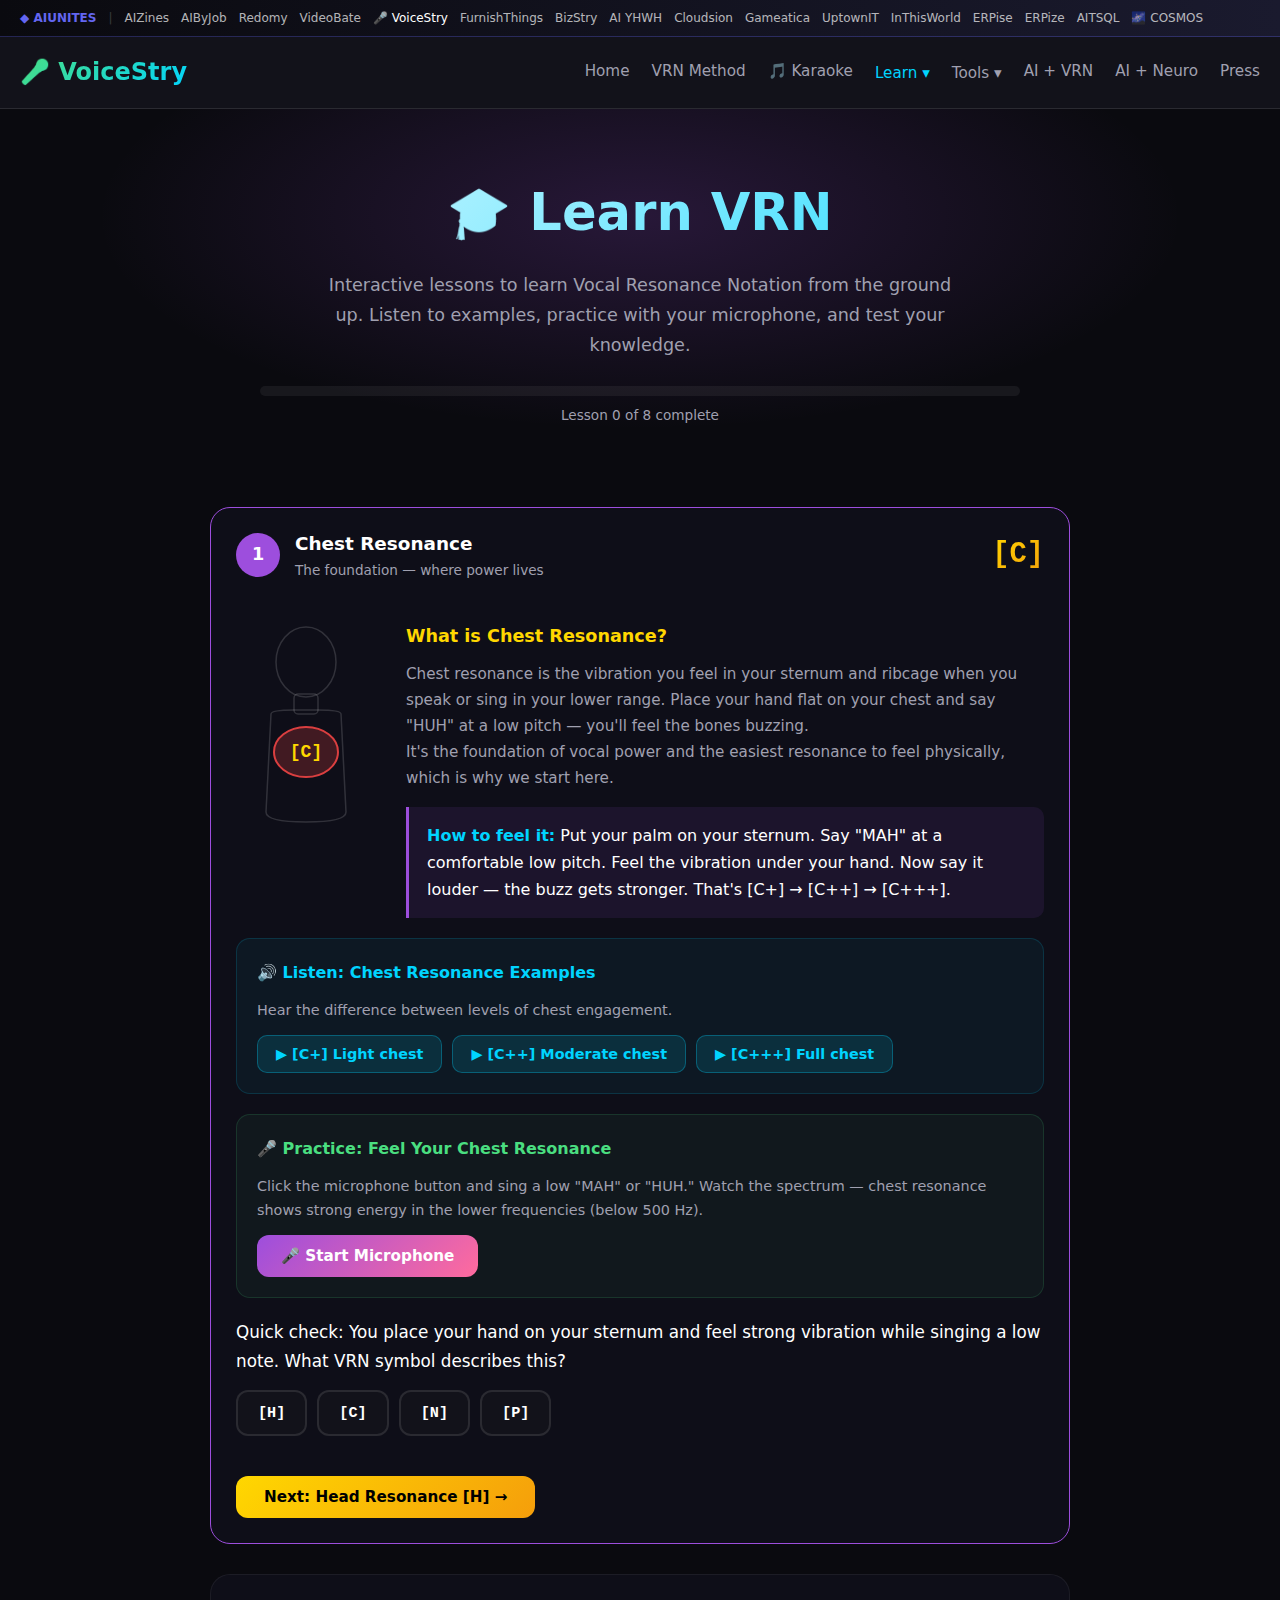
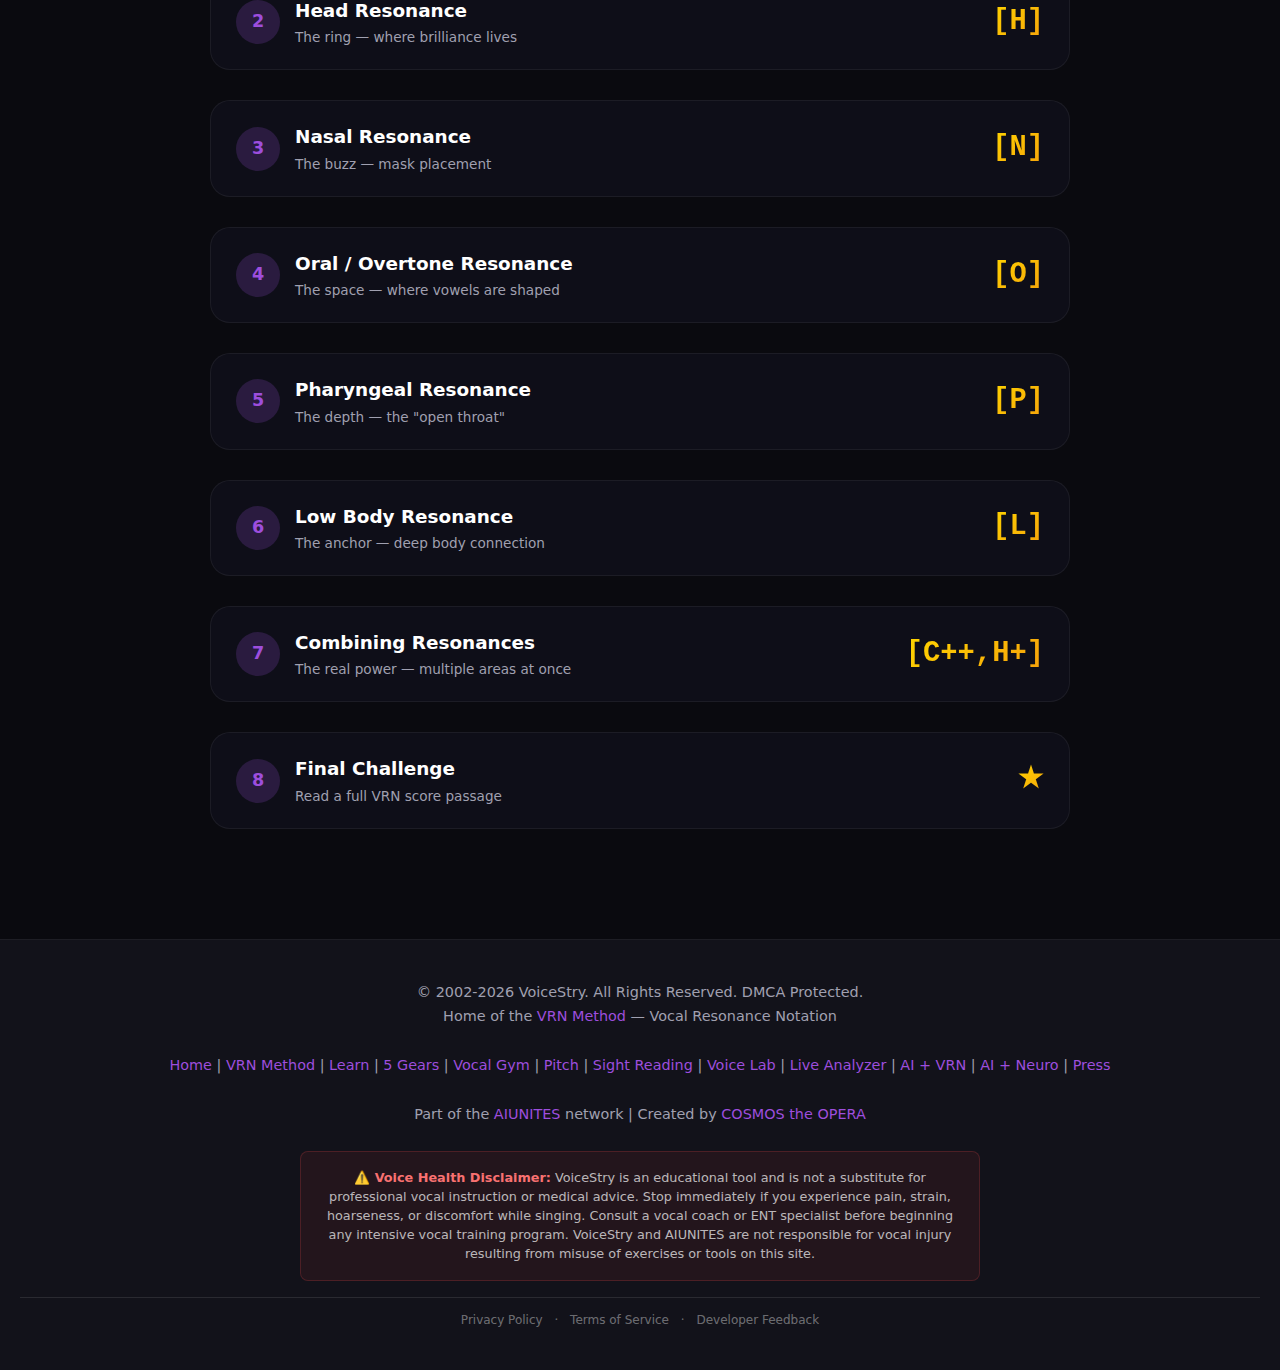
<file: learn.html>
﻿<!DOCTYPE html>
<html lang="en">
<head>
  <meta charset="UTF-8">
  <meta name="viewport" content="width=device-width, initial-scale=1.0">
  <title>Learn VRN — Interactive Vocal Resonance Notation Lessons | VoiceStry</title>
  <meta name="description" content="8 free interactive lessons to learn Vocal Resonance Notation. Animated diagrams, audio synthesis, microphone analysis, and quizzes. No signup required.">
  <link rel="icon" type="image/svg+xml" href="data:image/svg+xml,<svg xmlns='http://www.w3.org/2000/svg' viewBox='0 0 100 100'><text y='.9em' font-size='90'>🎤</text></svg>">

  <link rel="stylesheet" href="css/style.css">
  <style>
    :root {
      --bg-dark: #0a0a0f; --bg-card: #12121a; --bg-lesson: #0e0e18;
      --text-primary: #ffffff; --text-secondary: #a0a0b0;
      --accent-purple: #9d4edd; --accent-cyan: #00d4ff; --accent-gold: #ffd700;
      --accent-pink: #ff6b9d; --accent-green: #4ade80; --accent-orange: #f59e0b; --accent-red: #ef4444;
    }
    body { font-family: 'Segoe UI', system-ui, -apple-system, sans-serif; background: var(--bg-dark); color: var(--text-primary); line-height: 1.7; }

    .aiunites-bar{background:linear-gradient(90deg,#0a0a0f,#1a1a2e);border-bottom:1px solid rgba(99,102,241,.3);padding:8px 0;font-size:12px}
    .aiunites-bar-content{max-width:1400px;margin:0 auto;padding:0 20px;display:flex;align-items:center;gap:12px;overflow-x:auto;scrollbar-width:none}
    .aiunites-bar-content::-webkit-scrollbar{display:none}
    .aiunites-bar a{color:rgba(255,255,255,.7);text-decoration:none;white-space:nowrap;transition:color .2s}
    .aiunites-bar a:hover{color:#fff}
    .aiunites-bar-brand{color:#6366f1!important;font-weight:600}
    .aiunites-bar-active{color:#fff!important;text-decoration:underline;text-underline-offset:3px}.aiunites-bar-divider{color:rgba(255,255,255,.2)}

    .nav { background: var(--bg-card); padding: 15px 20px; display: flex; justify-content: space-between; align-items: center; border-bottom: 1px solid rgba(255,255,255,0.1); position: sticky; top: 0; z-index: 100; }
    .nav-logo { font-size: 1.5rem; font-weight: 800; text-decoration: none; background: linear-gradient(135deg, var(--accent-green), var(--accent-cyan)); -webkit-background-clip: text; -webkit-text-fill-color: transparent; background-clip: text; }
    .nav-links { display: flex; gap: 22px; flex-wrap: wrap; }
    .nav-links a { color: var(--text-secondary); text-decoration: none; font-size: 0.95rem; transition: color 0.3s; }
    .nav-links a:hover, .nav-links a.active { color: var(--accent-cyan); }

    .hero { padding: 60px 20px 40px; text-align: center; background: radial-gradient(ellipse at 50% 30%, rgba(157, 78, 221, 0.2) 0%, transparent 60%), var(--bg-dark); }
    .hero h1 { font-size: clamp(2rem, 5vw, 3.2rem); margin-bottom: 15px; background: linear-gradient(135deg, #fff, var(--accent-cyan)); -webkit-background-clip: text; -webkit-text-fill-color: transparent; background-clip: text; }
    .hero-sub { font-size: 1.1rem; color: var(--text-secondary); max-width: 650px; margin: 0 auto 25px; }

    .progress-wrap { max-width: 800px; margin: 0 auto; padding: 0 20px; }
    .progress-bar-bg { background: rgba(255,255,255,0.06); border-radius: 20px; height: 10px; overflow: hidden; }
    .progress-bar-fill { height: 100%; border-radius: 20px; background: linear-gradient(90deg, var(--accent-purple), var(--accent-cyan)); transition: width 0.6s ease; width: 0%; }
    .progress-label { font-size: 0.85rem; color: var(--text-secondary); margin-top: 8px; text-align: center; }

    .main { max-width: 900px; margin: 0 auto; padding: 40px 20px 80px; }

    .lesson { background: var(--bg-lesson); border: 1px solid rgba(255,255,255,0.06); border-radius: 20px; margin-bottom: 30px; overflow: hidden; transition: border-color 0.3s; }
    .lesson.active { border-color: var(--accent-purple); }
    .lesson.completed { border-color: var(--accent-green); }
    .lesson-header { padding: 20px 25px; display: flex; align-items: center; gap: 15px; cursor: pointer; user-select: none; transition: background 0.2s; }
    .lesson-header:hover { background: rgba(255,255,255,0.02); }
    .lesson-num { width: 44px; height: 44px; border-radius: 50%; display: flex; align-items: center; justify-content: center; font-weight: 800; font-size: 1.1rem; background: rgba(157, 78, 221, 0.2); color: var(--accent-purple); flex-shrink: 0; transition: all 0.3s; }
    .lesson.active .lesson-num { background: var(--accent-purple); color: #fff; }
    .lesson.completed .lesson-num { background: var(--accent-green); color: #000; }
    .lesson.completed .lesson-num::after { content: "✓"; }
    .lesson.completed .lesson-num span { display: none; }
    .lesson-title-wrap { flex: 1; }
    .lesson-title { font-size: 1.15rem; font-weight: 700; }
    .lesson-subtitle { font-size: 0.85rem; color: var(--text-secondary); }
    .lesson-symbol { font-family: 'Courier New', monospace; font-size: 1.8rem; font-weight: 800; background: linear-gradient(135deg, var(--accent-gold), var(--accent-orange)); -webkit-background-clip: text; -webkit-text-fill-color: transparent; background-clip: text; }
    .lesson-body { display: none; padding: 0 25px 25px; }
    .lesson.active .lesson-body { display: block; }

    .diagram-wrap { display: flex; gap: 30px; align-items: flex-start; margin: 20px 0; }
    .body-svg { flex-shrink: 0; }
    .diagram-info { flex: 1; }
    .diagram-info h4 { color: var(--accent-gold); margin-bottom: 10px; font-size: 1.1rem; }
    .diagram-info p { color: var(--text-secondary); font-size: 0.95rem; }
    .feel-box { background: rgba(157, 78, 221, 0.1); border-left: 3px solid var(--accent-purple); border-radius: 0 10px 10px 0; padding: 15px 18px; margin-top: 15px; }
    .feel-box strong { color: var(--accent-cyan); }

    .audio-demo { background: rgba(0, 212, 255, 0.05); border: 1px solid rgba(0, 212, 255, 0.15); border-radius: 14px; padding: 20px; margin: 20px 0; }
    .audio-demo h4 { color: var(--accent-cyan); margin-bottom: 12px; font-size: 1rem; }
    .demo-row { display: flex; flex-wrap: wrap; gap: 10px; }
    .demo-btn { background: rgba(0, 212, 255, 0.12); border: 1px solid rgba(0, 212, 255, 0.3); color: var(--accent-cyan); padding: 10px 18px; border-radius: 10px; cursor: pointer; font-size: 0.9rem; font-weight: 600; transition: all 0.2s; font-family: inherit; }
    .demo-btn:hover { background: rgba(0, 212, 255, 0.2); transform: translateY(-1px); }
    .demo-btn.playing { background: var(--accent-cyan); color: #000; }

    .practice-box { background: rgba(74, 222, 128, 0.05); border: 1px solid rgba(74, 222, 128, 0.15); border-radius: 14px; padding: 20px; margin: 20px 0; }
    .practice-box h4 { color: var(--accent-green); margin-bottom: 12px; }
    .mic-btn { background: linear-gradient(135deg, var(--accent-purple), var(--accent-pink)); border: none; color: #fff; padding: 12px 24px; border-radius: 12px; cursor: pointer; font-size: 0.95rem; font-weight: 700; transition: all 0.2s; font-family: inherit; }
    .mic-btn:hover { transform: translateY(-2px); box-shadow: 0 4px 20px rgba(157, 78, 221, 0.4); }
    .mic-btn.recording { background: linear-gradient(135deg, var(--accent-red), var(--accent-orange)); animation: pulse 1.5s infinite; }
    @keyframes pulse { 0%,100% { box-shadow: 0 0 0 0 rgba(239,68,68,0.4); } 50% { box-shadow: 0 0 0 12px rgba(239,68,68,0); } }

    .visualizer-wrap { margin-top: 15px; background: #0a0a14; border-radius: 12px; padding: 15px; border: 1px solid rgba(255,255,255,0.06); }
    .visualizer-label { font-size: 0.8rem; color: var(--text-secondary); margin-bottom: 8px; }
    canvas.viz { width: 100%; height: 100px; border-radius: 8px; display: block; }
    .pitch-display { display: flex; justify-content: space-between; margin-top: 10px; font-size: 0.85rem; color: var(--text-secondary); }
    .pitch-val { color: var(--accent-gold); font-family: 'Courier New', monospace; font-weight: 700; font-size: 1rem; }

    .quiz-section { margin: 20px 0; }
    .quiz-q { font-size: 1.05rem; margin-bottom: 15px; color: var(--text-primary); }
    .quiz-options { display: flex; flex-wrap: wrap; gap: 10px; }
    .quiz-opt { background: var(--bg-card); border: 2px solid rgba(255,255,255,0.1); color: var(--text-primary); padding: 12px 20px; border-radius: 12px; cursor: pointer; font-size: 0.95rem; font-weight: 600; font-family: 'Courier New', monospace; transition: all 0.2s; }
    .quiz-opt:hover { border-color: var(--accent-purple); background: rgba(157, 78, 221, 0.1); }
    .quiz-opt.correct { border-color: var(--accent-green); background: rgba(74, 222, 128, 0.15); color: var(--accent-green); }
    .quiz-opt.wrong { border-color: var(--accent-red); background: rgba(239, 68, 68, 0.1); color: var(--accent-red); }
    .quiz-opt.disabled { pointer-events: none; opacity: 0.7; }
    .quiz-result { margin-top: 12px; padding: 12px 16px; border-radius: 10px; font-size: 0.95rem; font-weight: 600; display: none; }
    .quiz-result.show { display: block; }
    .quiz-result.pass { background: rgba(74, 222, 128, 0.1); color: var(--accent-green); border: 1px solid rgba(74, 222, 128, 0.2); }
    .quiz-result.fail { background: rgba(239, 68, 68, 0.1); color: var(--accent-red); border: 1px solid rgba(239, 68, 68, 0.2); }

    .next-btn { background: linear-gradient(135deg, var(--accent-gold), var(--accent-orange)); border: none; color: #000; padding: 12px 28px; border-radius: 12px; cursor: pointer; font-size: 0.95rem; font-weight: 800; margin-top: 20px; transition: all 0.2s; font-family: inherit; }
    .next-btn:hover { transform: translateY(-2px); box-shadow: 0 4px 20px rgba(255, 215, 0, 0.3); }

    .footer { background: var(--bg-card); padding: 40px 20px; text-align: center; border-top: 1px solid rgba(255,255,255,0.05); }
    .footer p { color: var(--text-secondary); font-size: 0.9rem; }
    .footer a { color: var(--accent-purple); text-decoration: none; }

    @media (max-width: 768px) {
      .nav { flex-direction: column; gap: 12px; }
      .nav-links { flex-wrap: wrap; justify-content: center; gap: 12px; }
      .diagram-wrap { flex-direction: column; align-items: center; }
      .demo-row { flex-direction: column; }
      .demo-btn { width: 100%; text-align: center; }
      .quiz-options { flex-direction: column; }
      .quiz-opt { width: 100%; text-align: center; }
    }
  </style>
<script async src="https://www.googletagmanager.com/gtag/js?id=G-VP15KRLV6P"></script><script>window.dataLayer=window.dataLayer||[];function gtag(){dataLayer.push(arguments);}gtag('js',new Date());gtag('config','G-VP15KRLV6P');</script><link rel="canonical" href="https://voicestry.com/learn.html"><meta property="og:image" content="https://aiunites.github.io/voicestry-site/images/og-image.svg"><meta property="og:image:width" content="1200"><meta property="og:image:height" content="630"><script type="application/ld+json">{"@context":"https://schema.org","@type":"WebSite","name":"VoiceStry","description":"VoiceStry helps singers and speakers train their voice like athletes train their body. Expert vocal training methods, exercises, and coaching tools.","url":"https://voicestry.com/"}</script></head>
<body>

  <div class="aiunites-bar"><div class="aiunites-bar-content"><a href="https://aiunites.github.io/aiunites-site/" class="aiunites-bar-brand">◆ AIUNITES</a><span class="aiunites-bar-divider">|</span><a href="https://aiunites.github.io/aizines-app/">AIZines</a><a href="https://aiunites.github.io/aibyjob-demo/">AIByJob</a><a href="https://aiunites.github.io/redomy-demo/">Redomy</a><a href="https://aiunites.github.io/videobate-site/">VideoBate</a><a href="https://aiunites.github.io/voicestry-site/" class="aiunites-bar-active">🎤 VoiceStry</a><a href="https://aiunites.github.io/furnishthings-site/">FurnishThings</a><a href="https://aiunites.github.io/bizstry-site/">BizStry</a><a href="https://aiunites.github.io/aiyhwh-site/">AI YHWH</a><a href="https://aiunites.github.io/cloudsion-site/">Cloudsion</a><a href="https://aiunites.github.io/gameatica-site/">Gameatica</a><a href="https://aiunites.github.io/uptownit-site/">UptownIT</a><a href="https://aiunites.github.io/inthisworld-site/">InThisWorld</a><a href="https://aiunites.github.io/erpise-site/">ERPise</a><a href="https://aiunites.github.io/erpize-site/">ERPize</a><a href="https://aiunites.github.io/aitsql-site/">AITSQL</a><a href="https://aiunites.github.io/cosmostheopera-site/">🌌 COSMOS</a></div></div>

  <nav class="nav">
    <a href="index.html" class="nav-logo">🎤 VoiceStry</a>
    <div class="nav-links">
      <a href="index.html">Home</a>
      <a href="vrn-method.html">VRN Method</a>
      <a href="karaoke.html">🎵 Karaoke</a>
      <div class="nav-dropdown">
        <button class="nav-dropdown-btn active">Learn ▾</button>
        <div class="nav-dropdown-menu">
          <a href="learn.html" class="active">Learn VRN</a>
          <a href="5-gears.html">5 Gears</a>
          <a href="vocal-gym.html">Vocal Gym</a>
        </div>
      </div>
      <div class="nav-dropdown">
        <button class="nav-dropdown-btn">Tools ▾</button>
        <div class="nav-dropdown-menu">
          <a href="pitch-trainer.html">Pitch Trainer</a>
          <a href="sight-reading.html">Sight Reading</a>
          <a href="voice-lab.html">Voice Lab</a>
          <a href="voice-analyzer.html">Live Analyzer</a>
          <a href="vocalist-match.html">Vocalist Match</a>
          <a href="sonic-portrait.html">Sonic Portrait</a>
        </div>
      </div>
      <a href="ai-vrn.html">AI + VRN</a>
      <a href="ai-neuro.html">AI + Neuro</a>
      <a href="press.html">Press</a>
    </div>
  </nav>
  <script>document.querySelectorAll('.nav-dropdown-btn').forEach(function(b){b.addEventListener('click',function(e){e.stopPropagation();var d=b.parentElement,o=d.classList.contains('open');document.querySelectorAll('.nav-dropdown.open').forEach(function(x){x.classList.remove('open')});if(!o)d.classList.add('open')})});document.addEventListener('click',function(){document.querySelectorAll('.nav-dropdown.open').forEach(function(d){d.classList.remove('open')})})</script>

  <section class="hero">
    <h1>🎓 Learn VRN</h1>
    <p class="hero-sub">Interactive lessons to learn Vocal Resonance Notation from the ground up. Listen to examples, practice with your microphone, and test your knowledge.</p>
    <div class="progress-wrap">
      <div class="progress-bar-bg"><div class="progress-bar-fill" id="progressFill"></div></div>
      <div class="progress-label" id="progressLabel">Lesson 0 of 8 complete</div>
    </div>
  </section>

  <main class="main" id="lessonsContainer">

    <!-- LESSON 1: CHEST [C] -->
    <div class="lesson active" id="lesson1" data-lesson="1">
      <div class="lesson-header" onclick="toggleLesson(1)">
        <div class="lesson-num"><span>1</span></div>
        <div class="lesson-title-wrap"><div class="lesson-title">Chest Resonance</div><div class="lesson-subtitle">The foundation — where power lives</div></div>
        <div class="lesson-symbol">[C]</div>
      </div>
      <div class="lesson-body">
        <div class="diagram-wrap">
          <svg class="body-svg" width="140" height="220" viewBox="0 0 140 220">
            <ellipse cx="70" cy="40" rx="30" ry="35" fill="none" stroke="rgba(255,255,255,0.15)" stroke-width="1.5"/>
            <rect x="58" y="72" width="24" height="20" rx="4" fill="none" stroke="rgba(255,255,255,0.15)" stroke-width="1.5"/>
            <path d="M35 92 Q35 88 58 88 L82 88 Q105 88 105 92 L110 190 Q110 200 70 200 Q30 200 30 190 Z" fill="none" stroke="rgba(255,255,255,0.15)" stroke-width="1.5"/>
            <ellipse cx="70" cy="130" rx="32" ry="25" fill="rgba(239, 68, 68, 0.25)" stroke="var(--accent-red)" stroke-width="2"><animate attributeName="opacity" values="0.5;1;0.5" dur="2s" repeatCount="indefinite"/></ellipse>
            <text x="70" y="135" text-anchor="middle" fill="var(--accent-gold)" font-size="18" font-weight="800" font-family="Courier New">[C]</text>
          </svg>
          <div class="diagram-info">
            <h4>What is Chest Resonance?</h4>
            <p>Chest resonance is the vibration you feel in your sternum and ribcage when you speak or sing in your lower range. Place your hand flat on your chest and say "HUH" at a low pitch — you'll feel the bones buzzing.</p>
            <p>It's the foundation of vocal power and the easiest resonance to feel physically, which is why we start here.</p>
            <div class="feel-box"><strong>How to feel it:</strong> Put your palm on your sternum. Say "MAH" at a comfortable low pitch. Feel the vibration under your hand. Now say it louder — the buzz gets stronger. That's [C+] → [C++] → [C+++].</div>
          </div>
        </div>
        <div class="audio-demo"><h4>🔊 Listen: Chest Resonance Examples</h4><p style="color:var(--text-secondary);font-size:0.9rem;margin-bottom:12px;">Hear the difference between levels of chest engagement.</p><div class="demo-row"><button class="demo-btn" onclick="playDemo('C',1,this)">▶ [C+] Light chest</button><button class="demo-btn" onclick="playDemo('C',2,this)">▶ [C++] Moderate chest</button><button class="demo-btn" onclick="playDemo('C',3,this)">▶ [C+++] Full chest</button></div></div>
        <div class="practice-box"><h4>🎤 Practice: Feel Your Chest Resonance</h4><p style="color:var(--text-secondary);font-size:0.9rem;margin-bottom:12px;">Click the microphone button and sing a low "MAH" or "HUH." Watch the spectrum — chest resonance shows strong energy in the lower frequencies (below 500 Hz).</p><button class="mic-btn" id="mic1" onclick="toggleMic('viz1','mic1','pitch1')">🎤 Start Microphone</button><div class="visualizer-wrap" style="display:none;" id="vizWrap1"><div class="visualizer-label">Frequency Spectrum — look for strong energy on the LEFT (low frequencies = chest)</div><canvas class="viz" id="viz1" height="100"></canvas><div class="pitch-display"><span>Detected pitch: <span class="pitch-val" id="pitch1">—</span></span><span>Lower pitch = more <span style="color:var(--accent-gold)">[C]</span></span></div></div></div>
        <div class="quiz-section"><div class="quiz-q">Quick check: You place your hand on your sternum and feel strong vibration while singing a low note. What VRN symbol describes this?</div><div class="quiz-options" id="q1opts"><button class="quiz-opt" onclick="answer(1,this,'[H]')">[H]</button><button class="quiz-opt" onclick="answer(1,this,'[C]')">[C]</button><button class="quiz-opt" onclick="answer(1,this,'[N]')">[N]</button><button class="quiz-opt" onclick="answer(1,this,'[P]')">[P]</button></div><div class="quiz-result" id="q1result"></div></div>
        <button class="next-btn" onclick="advanceLesson(2)">Next: Head Resonance [H] →</button>
      </div>
    </div>

    <!-- LESSON 2: HEAD [H] -->
    <div class="lesson" id="lesson2" data-lesson="2">
      <div class="lesson-header" onclick="toggleLesson(2)">
        <div class="lesson-num"><span>2</span></div>
        <div class="lesson-title-wrap"><div class="lesson-title">Head Resonance</div><div class="lesson-subtitle">The ring — where brilliance lives</div></div>
        <div class="lesson-symbol">[H]</div>
      </div>
      <div class="lesson-body">
        <div class="diagram-wrap">
          <svg class="body-svg" width="140" height="220" viewBox="0 0 140 220">
            <ellipse cx="70" cy="40" rx="30" ry="35" fill="none" stroke="rgba(255,255,255,0.15)" stroke-width="1.5"/>
            <ellipse cx="70" cy="30" rx="24" ry="20" fill="rgba(0, 212, 255, 0.25)" stroke="var(--accent-cyan)" stroke-width="2"><animate attributeName="opacity" values="0.5;1;0.5" dur="2s" repeatCount="indefinite"/></ellipse>
            <text x="70" y="36" text-anchor="middle" fill="var(--accent-gold)" font-size="18" font-weight="800" font-family="Courier New">[H]</text>
            <rect x="58" y="72" width="24" height="20" rx="4" fill="none" stroke="rgba(255,255,255,0.15)" stroke-width="1.5"/>
            <path d="M35 92 Q35 88 58 88 L82 88 Q105 88 105 92 L110 190 Q110 200 70 200 Q30 200 30 190 Z" fill="none" stroke="rgba(255,255,255,0.15)" stroke-width="1.5"/>
          </svg>
          <div class="diagram-info">
            <h4>What is Head Resonance?</h4>
            <p>Head resonance is the vibration you feel in the bones of your skull — your forehead, the crown, and the sinuses. It creates the bright, ringing quality that lets opera singers project over an orchestra.</p>
            <div class="feel-box"><strong>How to feel it:</strong> Hum on "MMMMM" at a comfortable medium-high pitch. Gently touch your forehead and the bridge of your nose. Feel the buzz? That's [H]. Slide the hum higher — the buzz moves upward. That's [H++] → [H+++].</div>
          </div>
        </div>
        <div class="audio-demo"><h4>🔊 Listen: Head Resonance Examples</h4><div class="demo-row"><button class="demo-btn" onclick="playDemo('H',1,this)">▶ [H+] Light head</button><button class="demo-btn" onclick="playDemo('H',2,this)">▶ [H++] Moderate head</button><button class="demo-btn" onclick="playDemo('H',3,this)">▶ [H+++] Full head</button></div></div>
        <div class="practice-box"><h4>🎤 Practice: Find Your Head Resonance</h4><p style="color:var(--text-secondary);font-size:0.9rem;margin-bottom:12px;">Hum a high "MMMMM" or sing "NEE." Head resonance shows energy shifted to the RIGHT of the spectrum (higher harmonics, 2000–4000 Hz).</p><button class="mic-btn" id="mic2" onclick="toggleMic('viz2','mic2','pitch2')">🎤 Start Microphone</button><div class="visualizer-wrap" style="display:none;" id="vizWrap2"><div class="visualizer-label">Frequency Spectrum — look for energy on the RIGHT (high harmonics = head)</div><canvas class="viz" id="viz2" height="100"></canvas><div class="pitch-display"><span>Detected pitch: <span class="pitch-val" id="pitch2">—</span></span><span>Higher harmonics = more <span style="color:var(--accent-gold)">[H]</span></span></div></div></div>
        <div class="quiz-section"><div class="quiz-q">You hum and feel buzzing in your forehead and sinuses. The sound is bright and ringy. Which VRN symbol?</div><div class="quiz-options" id="q2opts"><button class="quiz-opt" onclick="answer(2,this,'[L]')">[L]</button><button class="quiz-opt" onclick="answer(2,this,'[C]')">[C]</button><button class="quiz-opt" onclick="answer(2,this,'[H]')">[H]</button><button class="quiz-opt" onclick="answer(2,this,'[O]')">[O]</button></div><div class="quiz-result" id="q2result"></div></div>
        <button class="next-btn" onclick="advanceLesson(3)">Next: Nasal Resonance [N] →</button>
      </div>
    </div>

    <!-- LESSON 3: NASAL [N] -->
    <div class="lesson" id="lesson3" data-lesson="3">
      <div class="lesson-header" onclick="toggleLesson(3)">
        <div class="lesson-num"><span>3</span></div>
        <div class="lesson-title-wrap"><div class="lesson-title">Nasal Resonance</div><div class="lesson-subtitle">The buzz — mask placement</div></div>
        <div class="lesson-symbol">[N]</div>
      </div>
      <div class="lesson-body">
        <div class="diagram-wrap">
          <svg class="body-svg" width="140" height="220" viewBox="0 0 140 220">
            <ellipse cx="70" cy="40" rx="30" ry="35" fill="none" stroke="rgba(255,255,255,0.15)" stroke-width="1.5"/>
            <ellipse cx="70" cy="42" rx="12" ry="10" fill="rgba(74, 222, 128, 0.3)" stroke="var(--accent-green)" stroke-width="2"><animate attributeName="opacity" values="0.5;1;0.5" dur="2s" repeatCount="indefinite"/></ellipse>
            <text x="70" y="47" text-anchor="middle" fill="var(--accent-gold)" font-size="16" font-weight="800" font-family="Courier New">[N]</text>
            <rect x="58" y="72" width="24" height="20" rx="4" fill="none" stroke="rgba(255,255,255,0.15)" stroke-width="1.5"/>
            <path d="M35 92 Q35 88 58 88 L82 88 Q105 88 105 92 L110 190 Q110 200 70 200 Q30 200 30 190 Z" fill="none" stroke="rgba(255,255,255,0.15)" stroke-width="1.5"/>
          </svg>
          <div class="diagram-info">
            <h4>What is Nasal Resonance?</h4>
            <p>Nasal resonance is the vibration through the nasal passages and the "mask" area — the bridge of the nose, the cheekbones, the area around your eyes.</p>
            <p><strong>Important:</strong> Nasal resonance ≠ a "nasal" sound. A nasal <em>sound</em> (honky, pinched) means too much air through the nose. Nasal <em>resonance</em> means the bones are vibrating sympathetically.</p>
            <div class="feel-box"><strong>How to feel it:</strong> Pinch your nose shut and say "MING MING MING." Release on the M — feel the buzz rush into your nose. Touch the sides of your nose and cheekbones while humming. That buzz is [N].</div>
          </div>
        </div>
        <div class="audio-demo"><h4>🔊 Listen: Nasal Resonance Examples</h4><div class="demo-row"><button class="demo-btn" onclick="playDemo('N',1,this)">▶ [N+] Light nasal</button><button class="demo-btn" onclick="playDemo('N',2,this)">▶ [N++] Moderate nasal</button><button class="demo-btn" onclick="playDemo('N',3,this)">▶ [N+++] Full mask buzz</button></div></div>
        <div class="practice-box"><h4>🎤 Practice: Find Your Nasal Resonance</h4><p style="color:var(--text-secondary);font-size:0.9rem;margin-bottom:12px;">Sing "NEE" or "MING" at a medium pitch. Touch the bridge of your nose — feel the buzz.</p><button class="mic-btn" id="mic3" onclick="toggleMic('viz3','mic3','pitch3')">🎤 Start Microphone</button><div class="visualizer-wrap" style="display:none;" id="vizWrap3"><div class="visualizer-label">Frequency Spectrum — nasal resonance shows mid-range energy peaks</div><canvas class="viz" id="viz3" height="100"></canvas><div class="pitch-display"><span>Detected pitch: <span class="pitch-val" id="pitch3">—</span></span><span>Mask buzz = <span style="color:var(--accent-gold)">[N]</span></span></div></div></div>
        <div class="quiz-section"><div class="quiz-q">You feel buzzing around the bridge of your nose and cheekbones while singing "MING." This is:</div><div class="quiz-options" id="q3opts"><button class="quiz-opt" onclick="answer(3,this,'[P]')">[P]</button><button class="quiz-opt" onclick="answer(3,this,'[N]')">[N]</button><button class="quiz-opt" onclick="answer(3,this,'[H]')">[H]</button><button class="quiz-opt" onclick="answer(3,this,'[C]')">[C]</button></div><div class="quiz-result" id="q3result"></div></div>
        <button class="next-btn" onclick="advanceLesson(4)">Next: Oral Resonance [O] →</button>
      </div>
    </div>

    <!-- LESSON 4: ORAL [O] -->
    <div class="lesson" id="lesson4" data-lesson="4">
      <div class="lesson-header" onclick="toggleLesson(4)">
        <div class="lesson-num"><span>4</span></div>
        <div class="lesson-title-wrap"><div class="lesson-title">Oral / Overtone Resonance</div><div class="lesson-subtitle">The space — where vowels are shaped</div></div>
        <div class="lesson-symbol">[O]</div>
      </div>
      <div class="lesson-body">
        <div class="diagram-wrap">
          <svg class="body-svg" width="140" height="220" viewBox="0 0 140 220">
            <ellipse cx="70" cy="40" rx="30" ry="35" fill="none" stroke="rgba(255,255,255,0.15)" stroke-width="1.5"/>
            <ellipse cx="70" cy="54" rx="14" ry="8" fill="rgba(255, 215, 0, 0.25)" stroke="var(--accent-gold)" stroke-width="2"><animate attributeName="opacity" values="0.5;1;0.5" dur="2s" repeatCount="indefinite"/></ellipse>
            <text x="70" y="59" text-anchor="middle" fill="var(--accent-cyan)" font-size="16" font-weight="800" font-family="Courier New">[O]</text>
            <rect x="58" y="72" width="24" height="20" rx="4" fill="none" stroke="rgba(255,255,255,0.15)" stroke-width="1.5"/>
            <path d="M35 92 Q35 88 58 88 L82 88 Q105 88 105 92 L110 190 Q110 200 70 200 Q30 200 30 190 Z" fill="none" stroke="rgba(255,255,255,0.15)" stroke-width="1.5"/>
          </svg>
          <div class="diagram-info">
            <h4>What is Oral / Overtone Resonance?</h4>
            <p>Oral resonance is the amplification in your mouth cavity — the space between your tongue, palate, cheeks, and lips. It's where vowels get their identity and overtones are shaped.</p>
            <div class="feel-box"><strong>How to feel it:</strong> Say "AH" with a wide-open mouth. Now say "OO" with rounded lips. Feel how the space changes? Say "AH" again and notice the vibrations on your hard palate. That forward, spacious feeling is [O].</div>
          </div>
        </div>
        <div class="audio-demo"><h4>🔊 Listen: Oral Resonance Examples</h4><div class="demo-row"><button class="demo-btn" onclick="playDemo('O',1,this)">▶ [O+] Light oral</button><button class="demo-btn" onclick="playDemo('O',2,this)">▶ [O++] Forward, open</button><button class="demo-btn" onclick="playDemo('O',3,this)">▶ [O+++] Full overtone bloom</button></div></div>
        <div class="quiz-section"><div class="quiz-q">A singer opens their mouth wider and lifts the soft palate. The sound becomes rounder with richer overtones. This primarily changes:</div><div class="quiz-options" id="q4opts"><button class="quiz-opt" onclick="answer(4,this,'[N]')">[N] Nasal</button><button class="quiz-opt" onclick="answer(4,this,'[O]')">[O] Oral</button><button class="quiz-opt" onclick="answer(4,this,'[C]')">[C] Chest</button><button class="quiz-opt" onclick="answer(4,this,'[L]')">[L] Low</button></div><div class="quiz-result" id="q4result"></div></div>
        <button class="next-btn" onclick="advanceLesson(5)">Next: Pharyngeal Resonance [P] →</button>
      </div>
    </div>

    <!-- LESSON 5: PHARYNGEAL [P] -->
    <div class="lesson" id="lesson5" data-lesson="5">
      <div class="lesson-header" onclick="toggleLesson(5)">
        <div class="lesson-num"><span>5</span></div>
        <div class="lesson-title-wrap"><div class="lesson-title">Pharyngeal Resonance</div><div class="lesson-subtitle">The depth — the "open throat"</div></div>
        <div class="lesson-symbol">[P]</div>
      </div>
      <div class="lesson-body">
        <div class="diagram-wrap">
          <svg class="body-svg" width="140" height="220" viewBox="0 0 140 220">
            <ellipse cx="70" cy="40" rx="30" ry="35" fill="none" stroke="rgba(255,255,255,0.15)" stroke-width="1.5"/>
            <rect x="58" y="72" width="24" height="20" rx="4" fill="none" stroke="rgba(255,255,255,0.15)" stroke-width="1.5"/>
            <ellipse cx="70" cy="78" rx="10" ry="14" fill="rgba(157, 78, 221, 0.3)" stroke="var(--accent-purple)" stroke-width="2"><animate attributeName="opacity" values="0.5;1;0.5" dur="2s" repeatCount="indefinite"/></ellipse>
            <text x="70" y="83" text-anchor="middle" fill="var(--accent-gold)" font-size="14" font-weight="800" font-family="Courier New">[P]</text>
            <path d="M35 92 Q35 88 58 88 L82 88 Q105 88 105 92 L110 190 Q110 200 70 200 Q30 200 30 190 Z" fill="none" stroke="rgba(255,255,255,0.15)" stroke-width="1.5"/>
          </svg>
          <div class="diagram-info">
            <h4>What is Pharyngeal Resonance?</h4>
            <p>The pharynx is the tube at the back of your throat. It's where the Italian concept of <em>gola aperta</em> (open throat) lives. A well-opened pharynx adds depth, warmth, and carrying power.</p>
            <div class="feel-box"><strong>How to feel it:</strong> Yawn — feel the back of your throat open wide? That's your pharynx expanding. Sustain an "AH" while keeping that yawn-like openness. That deep, warm amplification is [P].</div>
          </div>
        </div>
        <div class="audio-demo"><h4>🔊 Listen: Pharyngeal Resonance Examples</h4><div class="demo-row"><button class="demo-btn" onclick="playDemo('P',1,this)">▶ [P+] Slight opening</button><button class="demo-btn" onclick="playDemo('P',2,this)">▶ [P++] Open throat</button><button class="demo-btn" onclick="playDemo('P',3,this)">▶ [P+++] Full gola aperta</button></div></div>
        <div class="quiz-section"><div class="quiz-q">An opera singer "yawns" to open the back of the throat before a sustained phrase. This engages:</div><div class="quiz-options" id="q5opts"><button class="quiz-opt" onclick="answer(5,this,'[O]')">[O] Oral</button><button class="quiz-opt" onclick="answer(5,this,'[N]')">[N] Nasal</button><button class="quiz-opt" onclick="answer(5,this,'[P]')">[P] Pharyngeal</button><button class="quiz-opt" onclick="answer(5,this,'[H]')">[H] Head</button></div><div class="quiz-result" id="q5result"></div></div>
        <button class="next-btn" onclick="advanceLesson(6)">Next: Low Body Resonance [L] →</button>
      </div>
    </div>

    <!-- LESSON 6: LOW [L] -->
    <div class="lesson" id="lesson6" data-lesson="6">
      <div class="lesson-header" onclick="toggleLesson(6)">
        <div class="lesson-num"><span>6</span></div>
        <div class="lesson-title-wrap"><div class="lesson-title">Low Body Resonance</div><div class="lesson-subtitle">The anchor — deep body connection</div></div>
        <div class="lesson-symbol">[L]</div>
      </div>
      <div class="lesson-body">
        <div class="diagram-wrap">
          <svg class="body-svg" width="140" height="220" viewBox="0 0 140 220">
            <ellipse cx="70" cy="40" rx="30" ry="35" fill="none" stroke="rgba(255,255,255,0.15)" stroke-width="1.5"/>
            <rect x="58" y="72" width="24" height="20" rx="4" fill="none" stroke="rgba(255,255,255,0.15)" stroke-width="1.5"/>
            <path d="M35 92 Q35 88 58 88 L82 88 Q105 88 105 92 L110 190 Q110 200 70 200 Q30 200 30 190 Z" fill="none" stroke="rgba(255,255,255,0.15)" stroke-width="1.5"/>
            <ellipse cx="70" cy="175" rx="28" ry="18" fill="rgba(245, 158, 11, 0.25)" stroke="var(--accent-orange)" stroke-width="2"><animate attributeName="opacity" values="0.5;1;0.5" dur="2s" repeatCount="indefinite"/></ellipse>
            <text x="70" y="180" text-anchor="middle" fill="var(--accent-gold)" font-size="18" font-weight="800" font-family="Courier New">[L]</text>
          </svg>
          <div class="diagram-info">
            <h4>What is Low Body Resonance?</h4>
            <p>Low body resonance is the sensation of vibration in your abdomen, lower back, and pelvic floor. Bass singers know this well — when they hit their lowest notes, the whole torso buzzes.</p>
            <div class="feel-box"><strong>How to feel it:</strong> Place your hands on your lower belly. Take a deep breath and let the belly expand. Now say "BUHM" at the lowest pitch you can. Feel the vibration deep in the torso? That's [L].</div>
          </div>
        </div>
        <div class="audio-demo"><h4>🔊 Listen: Low Body Resonance</h4><div class="demo-row"><button class="demo-btn" onclick="playDemo('L',1,this)">▶ [L+] Light grounding</button><button class="demo-btn" onclick="playDemo('L',2,this)">▶ [L++] Deep anchor</button><button class="demo-btn" onclick="playDemo('L',3,this)">▶ [L+++] Full body bass</button></div></div>
        <div class="quiz-section"><div class="quiz-q">A bass singer feels vibration deep in their abdomen and lower back while sustaining a low C2. This is:</div><div class="quiz-options" id="q6opts"><button class="quiz-opt" onclick="answer(6,this,'[C]')">[C] Chest</button><button class="quiz-opt" onclick="answer(6,this,'[H]')">[H] Head</button><button class="quiz-opt" onclick="answer(6,this,'[L]')">[L] Low Body</button><button class="quiz-opt" onclick="answer(6,this,'[P]')">[P] Pharyngeal</button></div><div class="quiz-result" id="q6result"></div></div>
        <button class="next-btn" onclick="advanceLesson(7)">Next: Combining Symbols →</button>
      </div>
    </div>

    <!-- LESSON 7: COMBINATIONS -->
    <div class="lesson" id="lesson7" data-lesson="7">
      <div class="lesson-header" onclick="toggleLesson(7)">
        <div class="lesson-num"><span>7</span></div>
        <div class="lesson-title-wrap"><div class="lesson-title">Combining Resonances</div><div class="lesson-subtitle">The real power — multiple areas at once</div></div>
        <div class="lesson-symbol">[C++,H+]</div>
      </div>
      <div class="lesson-body">
        <div class="diagram-wrap">
          <svg class="body-svg" width="140" height="220" viewBox="0 0 140 220">
            <ellipse cx="70" cy="40" rx="30" ry="35" fill="none" stroke="rgba(255,255,255,0.15)" stroke-width="1.5"/>
            <ellipse cx="70" cy="30" rx="20" ry="16" fill="rgba(0, 212, 255, 0.15)" stroke="rgba(0,212,255,0.4)" stroke-width="1.5"/>
            <text x="70" y="35" text-anchor="middle" fill="var(--accent-cyan)" font-size="11" font-weight="800" font-family="Courier New">H+</text>
            <rect x="58" y="72" width="24" height="20" rx="4" fill="none" stroke="rgba(255,255,255,0.15)" stroke-width="1.5"/>
            <path d="M35 92 Q35 88 58 88 L82 88 Q105 88 105 92 L110 190 Q110 200 70 200 Q30 200 30 190 Z" fill="none" stroke="rgba(255,255,255,0.15)" stroke-width="1.5"/>
            <ellipse cx="70" cy="130" rx="30" ry="22" fill="rgba(239, 68, 68, 0.3)" stroke="var(--accent-red)" stroke-width="2"><animate attributeName="opacity" values="0.6;1;0.6" dur="2s" repeatCount="indefinite"/></ellipse>
            <text x="70" y="135" text-anchor="middle" fill="var(--accent-gold)" font-size="12" font-weight="800" font-family="Courier New">C++</text>
          </svg>
          <div class="diagram-info">
            <h4>Real Singing = Multiple Resonances</h4>
            <p>No one sings with just one resonance area. Real vocal production is always a <em>blend</em>. VRN's power is in combining symbols to describe exactly what that blend is.</p>
            <div style="font-family:'Courier New',monospace;color:var(--accent-gold);margin:15px 0;font-size:1rem;line-height:2;">[C++, H+] = Strong chest, light head (belting)<br>[H+++, N++, O+] = Dominant head, strong mask (classical soprano)<br>[C+, P++, L+] = Light chest, deep throat, grounded (bass warmth)</div>
            <div class="feel-box"><strong>Try it:</strong> Sing "MAH" at a medium pitch. Feel your chest AND your forehead buzzing simultaneously? Describe what you feel: Which area is stronger? That's your natural VRN signature at that pitch.</div>
          </div>
        </div>
        <div class="audio-demo"><h4>🔊 Listen: Combined Resonance Patterns</h4><div class="demo-row"><button class="demo-btn" onclick="playCombo('chest-belt',this)">▶ [C++, H+] Belt</button><button class="demo-btn" onclick="playCombo('classical',this)">▶ [H+++, N++, P+] Classical</button><button class="demo-btn" onclick="playCombo('mixed',this)">▶ [C+, H++, O++] Mixed</button></div></div>
        <div class="quiz-section"><div class="quiz-q">A Broadway belter produces a powerful, bright sound with strong chest vibration and some forehead ring. The best VRN notation would be:</div><div class="quiz-options" id="q7opts"><button class="quiz-opt" onclick="answer(7,this,'[H+++, N++]')">[H+++, N++]</button><button class="quiz-opt" onclick="answer(7,this,'[C++, H+]')">[C++, H+]</button><button class="quiz-opt" onclick="answer(7,this,'[L++, P+]')">[L++, P+]</button><button class="quiz-opt" onclick="answer(7,this,'[N+, O++]')">[N+, O++]</button></div><div class="quiz-result" id="q7result"></div></div>
        <button class="next-btn" onclick="advanceLesson(8)">Next: Final Challenge →</button>
      </div>
    </div>

    <!-- LESSON 8: FINAL CHALLENGE -->
    <div class="lesson" id="lesson8" data-lesson="8">
      <div class="lesson-header" onclick="toggleLesson(8)">
        <div class="lesson-num"><span>8</span></div>
        <div class="lesson-title-wrap"><div class="lesson-title">Final Challenge</div><div class="lesson-subtitle">Read a full VRN score passage</div></div>
        <div class="lesson-symbol">★</div>
      </div>
      <div class="lesson-body">
        <p style="color:var(--text-secondary);margin-bottom:20px;">Read this VRN-annotated passage and answer the questions:</p>
        <div style="background:#1a1a2e;border-radius:12px;padding:25px;font-family:'Courier New',monospace;border:1px solid rgba(255,255,255,0.1);margin-bottom:25px;">
          <div style="color:var(--accent-green);margin-bottom:8px;">// Opening — warm conversational tone</div>
          <div style="color:var(--accent-gold);">[C+, O++, H+]</div>
          <div style="color:var(--text-secondary);">"do you see..."</div>
          <div style="color:var(--accent-green);margin-top:12px;">// Rising through the passaggio</div>
          <div style="color:var(--accent-gold);">[H++, N++, P+, O+]</div>
          <div style="color:var(--text-secondary);">"what i see is the LIGHT..."</div>
          <div style="color:var(--accent-green);margin-top:12px;">// Climax — full operatic sound</div>
          <div style="color:var(--accent-gold);">[H+++, N+++, P++, O++]</div>
          <div style="color:var(--text-secondary);">"I SEE THE UNIVERSE!" (fff)</div>
        </div>
        <div class="quiz-section"><div class="quiz-q">How does the resonance change from the beginning to the climax?</div><div class="quiz-options" id="q8aopts"><button class="quiz-opt" onclick="answer('8a',this,'chest→head')" style="font-family:inherit;">Chest-dominant → Head-dominant with full mask</button><button class="quiz-opt" onclick="answer('8a',this,'head→chest')" style="font-family:inherit;">Head-dominant → Chest-dominant</button><button class="quiz-opt" onclick="answer('8a',this,'same')" style="font-family:inherit;">It stays the same throughout</button></div><div class="quiz-result" id="q8aresult"></div></div>
        <div class="quiz-section" style="margin-top:25px;"><div class="quiz-q">At the climax, the singer has [H+++, N+++]. What would they physically feel?</div><div class="quiz-options" id="q8bopts"><button class="quiz-opt" onclick="answer('8b',this,'skull-mask')" style="font-family:inherit;">Strong buzzing in skull + intense mask vibration</button><button class="quiz-opt" onclick="answer('8b',this,'chest-belly')" style="font-family:inherit;">Deep vibration in chest and belly</button><button class="quiz-opt" onclick="answer('8b',this,'throat')" style="font-family:inherit;">Tightness in the throat</button></div><div class="quiz-result" id="q8bresult"></div></div>
        <div id="completionMsg" style="display:none;text-align:center;padding:30px;margin-top:25px;background:linear-gradient(135deg,rgba(157,78,221,0.15),rgba(0,212,255,0.1));border-radius:16px;border:1px solid var(--accent-gold);">
          <div style="font-size:2.5rem;margin-bottom:10px;">🎓✨</div>
          <div style="font-size:1.4rem;font-weight:800;color:var(--accent-gold);margin-bottom:10px;">VRN Foundations Complete!</div>
          <p style="color:var(--text-secondary);">You can now read the 6 primary resonance symbols and understand degree notation. Ready to go deeper?</p>
          <div style="margin-top:20px;display:flex;gap:12px;justify-content:center;flex-wrap:wrap;">
            <a href="vrn-method.html" style="display:inline-block;background:var(--accent-purple);color:#fff;padding:12px 24px;border-radius:12px;text-decoration:none;font-weight:700;">📖 Full VRN Reference</a>
            <a href="5-gears.html" style="display:inline-block;background:var(--accent-cyan);color:#000;padding:12px 24px;border-radius:12px;text-decoration:none;font-weight:700;">🔄 The 5 Gears</a>
            <a href="pitch-trainer.html" style="display:inline-block;background:var(--accent-green);color:#000;padding:12px 24px;border-radius:12px;text-decoration:none;font-weight:700;">🎤 Pitch Trainer</a>
          </div>
        </div>
      </div>
    </div>

  </main>

  <footer class="footer">
    <p>
      © 2002-2026 VoiceStry. All Rights Reserved. DMCA Protected.<br>
      Home of the <a href="vrn-method.html">VRN Method</a> — Vocal Resonance Notation<br><br>
      <a href="index.html">Home</a> |
      <a href="vrn-method.html">VRN Method</a> |
      <a href="learn.html">Learn</a> |
      <a href="5-gears.html">5 Gears</a> |
      <a href="vocal-gym.html">Vocal Gym</a> |
      <a href="pitch-trainer.html">Pitch</a> |
      <a href="sight-reading.html">Sight Reading</a> |
      <a href="voice-lab.html">Voice Lab</a> |
      <a href="voice-analyzer.html">Live Analyzer</a> |
      <a href="ai-vrn.html">AI + VRN</a> |
      <a href="ai-neuro.html">AI + Neuro</a> |
      <a href="press.html">Press</a><br><br>
      Part of the <a href="https://aiunites.github.io/aiunites-site/">AIUNITES</a> network |
      Created by <a href="https://aiunites.github.io/cosmostheopera-site/">COSMOS the OPERA</a>
    </p>
    <div style="max-width:680px;margin:1.5rem auto 0;padding:1rem 1.5rem;background:rgba(239,68,68,0.08);border:1px solid rgba(239,68,68,0.2);border-radius:8px;font-size:0.8rem;line-height:1.5;color:rgba(255,255,255,0.7);">
      <strong style="color:#f87171;">&#9888;&#65039; Voice Health Disclaimer:</strong> VoiceStry is an educational tool and is not a substitute for professional vocal instruction or medical advice. Stop immediately if you experience pain, strain, hoarseness, or discomfort while singing. Consult a vocal coach or ENT specialist before beginning any intensive vocal training program. VoiceStry and AIUNITES are not responsible for vocal injury resulting from misuse of exercises or tools on this site.
    </div>
    <div style="margin-top:1rem;padding-top:0.75rem;border-top:1px solid rgba(255,255,255,0.1);font-size:0.75rem;color:rgba(255,255,255,0.4);text-align:center;">
      <a href="https://aiunites.github.io/aiunites-site/legal.html#privacy" style="color:rgba(255,255,255,0.4);margin:0 8px;">Privacy Policy</a> &middot;
      <a href="https://aiunites.github.io/aiunites-site/legal.html#terms" style="color:rgba(255,255,255,0.4);margin:0 8px;">Terms of Service</a> &middot;
      <a href="https://github.com/AIUNITES/voicestry-site/issues" target="_blank" style="color:rgba(255,255,255,0.4);margin:0 8px;">Developer Feedback</a>
    </div>
  </footer>

  <script>
    const TOTAL_LESSONS = 8;
    let completedLessons = new Set();
    let activeLesson = 1;
    const CORRECT_ANSWERS = { 1:'[C]', 2:'[H]', 3:'[N]', 4:'[O]', 5:'[P]', 6:'[L]', 7:'[C++, H+]', '8a':'chest→head', '8b':'skull-mask' };

    function toggleLesson(num) {
      const el = document.getElementById('lesson'+num);
      if (el.classList.contains('active')) { el.classList.remove('active'); }
      else { document.querySelectorAll('.lesson.active').forEach(l=>l.classList.remove('active')); el.classList.add('active'); activeLesson=num; el.scrollIntoView({behavior:'smooth',block:'start'}); }
    }
    function advanceLesson(num) {
      completedLessons.add(num-1); document.getElementById('lesson'+(num-1)).classList.add('completed'); document.getElementById('lesson'+(num-1)).classList.remove('active'); toggleLesson(num); updateProgress();
    }
    function updateProgress() {
      const pct = Math.round((completedLessons.size/TOTAL_LESSONS)*100);
      document.getElementById('progressFill').style.width = pct+'%';
      document.getElementById('progressLabel').textContent = 'Lesson '+completedLessons.size+' of '+TOTAL_LESSONS+' complete';
    }
    function answer(qNum, btn, value) {
      const correct = CORRECT_ANSWERS[qNum]; const resultEl = document.getElementById('q'+qNum+'result'); const optsId = 'q'+qNum+'opts';
      document.querySelectorAll('#'+optsId+' .quiz-opt').forEach(o=>o.classList.add('disabled'));
      if (value === correct) { btn.classList.add('correct'); resultEl.className='quiz-result show pass'; resultEl.textContent='✓ Correct! '+getExplanation(qNum); }
      else { btn.classList.add('wrong'); resultEl.className='quiz-result show fail'; resultEl.textContent='✗ Not quite. The answer is '+correct+'. '+getExplanation(qNum);
        document.querySelectorAll('#'+optsId+' .quiz-opt').forEach(o=>{ if(o.getAttribute('onclick')&&o.getAttribute('onclick').indexOf("'"+correct+"'")!==-1) o.classList.add('correct'); });
      }
      if (qNum==='8b') { completedLessons.add(8); document.getElementById('lesson8').classList.add('completed'); document.getElementById('completionMsg').style.display='block'; updateProgress(); }
    }
    function getExplanation(q) {
      return {1:'Sternum vibration on low notes = Chest [C].',2:'Forehead and sinus buzzing = Head [H].',3:'Nose bridge and cheekbone buzz = Nasal [N].',4:'Changing mouth shape affects Oral [O] resonance.',5:'Opening the back of the throat = Pharyngeal [P].',6:'Deep abdominal vibration on low pitches = Low body [L].',7:'Strong chest + light head ring = the classic belt combination.','8a':'The passage moves from [C+, O++, H+] to [H+++, N+++] — fully head-dominant with maximum mask.','8b':'[H+++] = intense skull vibration, [N+++] = maximum mask buzz.'}[q]||'';
    }

    var audioCtx=null, currentOsc=null;
    function getAudioCtx() { if(!audioCtx) audioCtx=new(window.AudioContext||window.webkitAudioContext)(); return audioCtx; }
    function stopCurrent() { if(currentOsc){try{currentOsc.stop();}catch(e){} currentOsc=null;} document.querySelectorAll('.demo-btn.playing').forEach(b=>b.classList.remove('playing')); }
    function playDemo(type, level, btn) {
      stopCurrent(); btn.classList.add('playing'); var ctx=getAudioCtx();
      var configs = { 'C':{base:[130.81,146.83,164.81][level-1],type:'sawtooth',gain:[0.15,0.25,0.4][level-1],filterFreq:[400,600,900][level-1]},
        'H':{base:[392,440,523.25][level-1],type:'sine',gain:[0.12,0.18,0.25][level-1],filterFreq:[3000,4000,5000][level-1]},
        'N':{base:[293.66,329.63,349.23][level-1],type:'triangle',gain:[0.12,0.18,0.22][level-1],filterFreq:[1200,1800,2500][level-1]},
        'O':{base:[261.63,293.66,329.63][level-1],type:'sine',gain:[0.15,0.22,0.3][level-1],filterFreq:[800,1200,2000][level-1]},
        'P':{base:[196,220,246.94][level-1],type:'sawtooth',gain:[0.1,0.18,0.28][level-1],filterFreq:[600,900,1400][level-1]},
        'L':{base:[82.41,98,110][level-1],type:'sawtooth',gain:[0.2,0.3,0.45][level-1],filterFreq:[300,450,700][level-1]} };
      var cfg=configs[type]; var osc=ctx.createOscillator(); osc.type=cfg.type; osc.frequency.value=cfg.base;
      var filter=ctx.createBiquadFilter(); filter.type='lowpass'; filter.frequency.value=cfg.filterFreq; filter.Q.value=type==='N'?5:1;
      if(type==='H'){filter.type='highpass';filter.frequency.value=[1500,2000,2500][level-1];}
      if(type==='N'){filter.type='bandpass';filter.Q.value=6;}
      var gain=ctx.createGain(); gain.gain.setValueAtTime(0,ctx.currentTime); gain.gain.linearRampToValueAtTime(cfg.gain,ctx.currentTime+0.15);
      gain.gain.setValueAtTime(cfg.gain,ctx.currentTime+2.5); gain.gain.linearRampToValueAtTime(0,ctx.currentTime+3);
      osc.connect(filter).connect(gain).connect(ctx.destination); osc.start(); osc.stop(ctx.currentTime+3);
      currentOsc=osc; setTimeout(()=>{btn.classList.remove('playing');currentOsc=null;},3000);
    }
    function playCombo(type, btn) {
      stopCurrent(); btn.classList.add('playing'); var ctx=getAudioCtx();
      var combos = { 'chest-belt':[{freq:293.66,type:'sawtooth',gain:0.25,filter:800},{freq:587.33,type:'sine',gain:0.08,filter:4000}],
        'classical':[{freq:523.25,type:'sine',gain:0.2,filter:5000},{freq:523.25,type:'triangle',gain:0.1,filter:2000},{freq:261.63,type:'sawtooth',gain:0.06,filter:900}],
        'mixed':[{freq:329.63,type:'sawtooth',gain:0.12,filter:700},{freq:659.25,type:'sine',gain:0.15,filter:4000},{freq:329.63,type:'sine',gain:0.1,filter:1500}] };
      combos[type].forEach(t=>{var osc=ctx.createOscillator();osc.type=t.type;osc.frequency.value=t.freq;var filt=ctx.createBiquadFilter();filt.type='lowpass';filt.frequency.value=t.filter;var g=ctx.createGain();g.gain.setValueAtTime(0,ctx.currentTime);g.gain.linearRampToValueAtTime(t.gain,ctx.currentTime+0.2);g.gain.setValueAtTime(t.gain,ctx.currentTime+2.8);g.gain.linearRampToValueAtTime(0,ctx.currentTime+3.2);osc.connect(filt).connect(g).connect(ctx.destination);osc.start();osc.stop(ctx.currentTime+3.2);});
      setTimeout(()=>btn.classList.remove('playing'),3200);
    }

    var micStreams = {};
    async function toggleMic(canvasId, btnId, pitchId) {
      var btn=document.getElementById(btnId), wrap=document.getElementById('vizWrap'+canvasId.replace('viz',''));
      if(micStreams[canvasId]){micStreams[canvasId].stream.getTracks().forEach(t=>t.stop());cancelAnimationFrame(micStreams[canvasId].raf);delete micStreams[canvasId];btn.classList.remove('recording');btn.textContent='🎤 Start Microphone';wrap.style.display='none';return;}
      try{var stream=await navigator.mediaDevices.getUserMedia({audio:true});btn.classList.add('recording');btn.textContent='⏹ Stop Microphone';wrap.style.display='block';
        var ctx=new(window.AudioContext||window.webkitAudioContext)(),src=ctx.createMediaStreamSource(stream),analyser=ctx.createAnalyser();analyser.fftSize=2048;analyser.smoothingTimeConstant=0.8;src.connect(analyser);
        var canvas=document.getElementById(canvasId),cctx=canvas.getContext('2d');canvas.width=canvas.offsetWidth*2;canvas.height=200;cctx.scale(2,2);
        var bufLen=analyser.frequencyBinCount,data=new Uint8Array(bufLen),pitchEl=document.getElementById(pitchId);
        function draw(){var raf=requestAnimationFrame(draw);if(!micStreams[canvasId])return;micStreams[canvasId].raf=raf;analyser.getByteFrequencyData(data);var w=canvas.offsetWidth,h=100;cctx.clearRect(0,0,w,h);var barCount=80,barW=w/barCount;for(var i=0;i<barCount;i++){var idx=Math.floor((i/barCount)*bufLen*0.5),val=data[idx]/255,barH=val*h*0.9,hue=(i/barCount)*180;cctx.fillStyle='hsl('+hue+',80%,'+(40+val*30)+'%)';cctx.fillRect(i*barW,h-barH,barW-1,barH);}cctx.fillStyle='rgba(255,255,255,0.3)';cctx.font='10px sans-serif';cctx.fillText('← LOW (Chest)',4,12);cctx.fillText('HIGH (Head) →',w-90,12);var timeData=new Float32Array(analyser.fftSize);analyser.getFloatTimeDomainData(timeData);var pitch=detectPitch(timeData,ctx.sampleRate);if(pitch>0)pitchEl.textContent=Math.round(pitch)+' Hz ('+freqToNote(pitch)+')';}
        micStreams[canvasId]={stream:stream,ctx:ctx,raf:requestAnimationFrame(draw)};draw();
      }catch(e){alert('Microphone access denied. Please allow microphone access to use this feature.');}
    }
    function detectPitch(buf,sampleRate){var maxVal=0;for(var i=0;i<buf.length;i++)if(Math.abs(buf[i])>maxVal)maxVal=Math.abs(buf[i]);if(maxVal<0.01)return-1;var norm=new Float32Array(buf.length);for(var i=0;i<buf.length;i++)norm[i]=buf[i]/maxVal;var minP=Math.floor(sampleRate/1000),maxP=Math.floor(sampleRate/60),bestC=0,bestP=0;for(var p=minP;p<maxP&&p<norm.length/2;p++){var c=0;for(var i=0;i<norm.length/2;i++)c+=norm[i]*norm[i+p];if(c>bestC){bestC=c;bestP=p;}}if(bestC<norm.length*0.01)return-1;return sampleRate/bestP;}
    function freqToNote(f){var n=['C','C#','D','D#','E','F','F#','G','G#','A','A#','B'],m=12*Math.log2(f/440)+69;return n[Math.round(m)%12]+(Math.floor(Math.round(m)/12)-1);}
  </script>

</body>
</html>
</file>
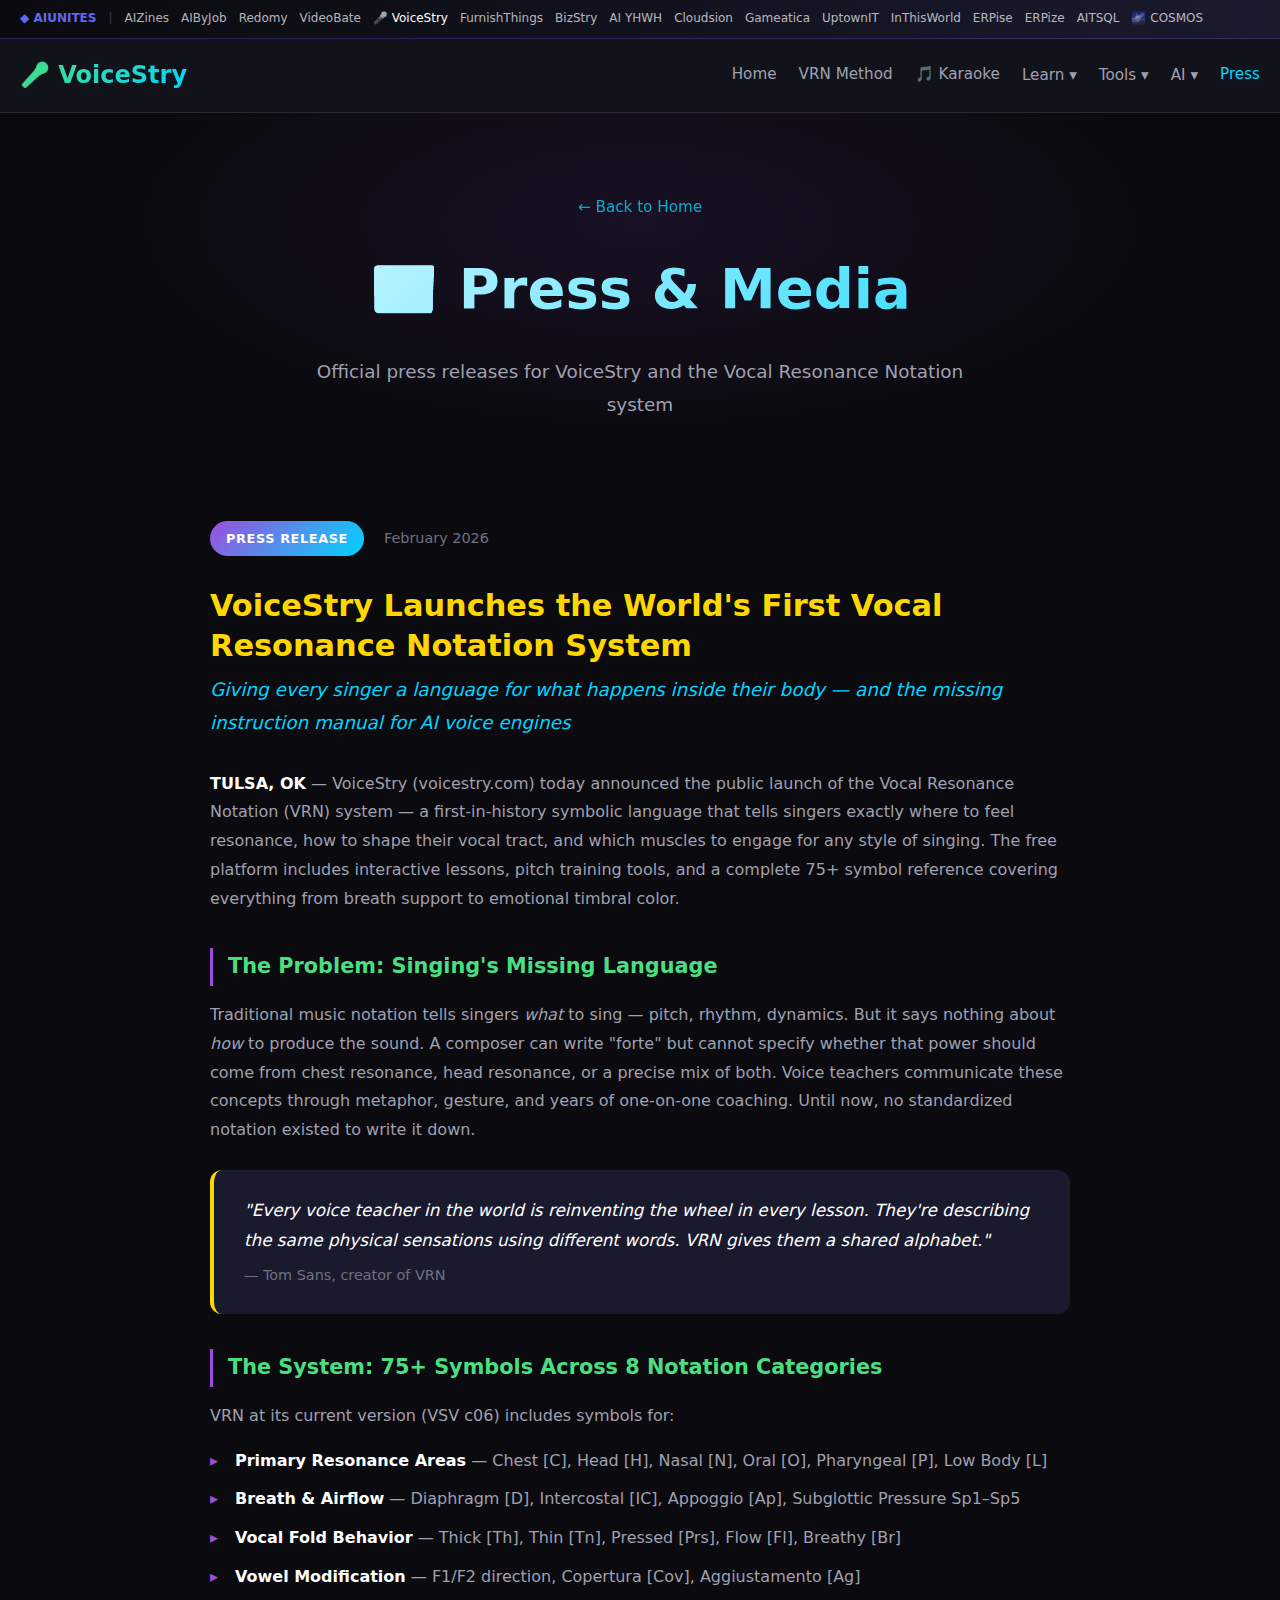
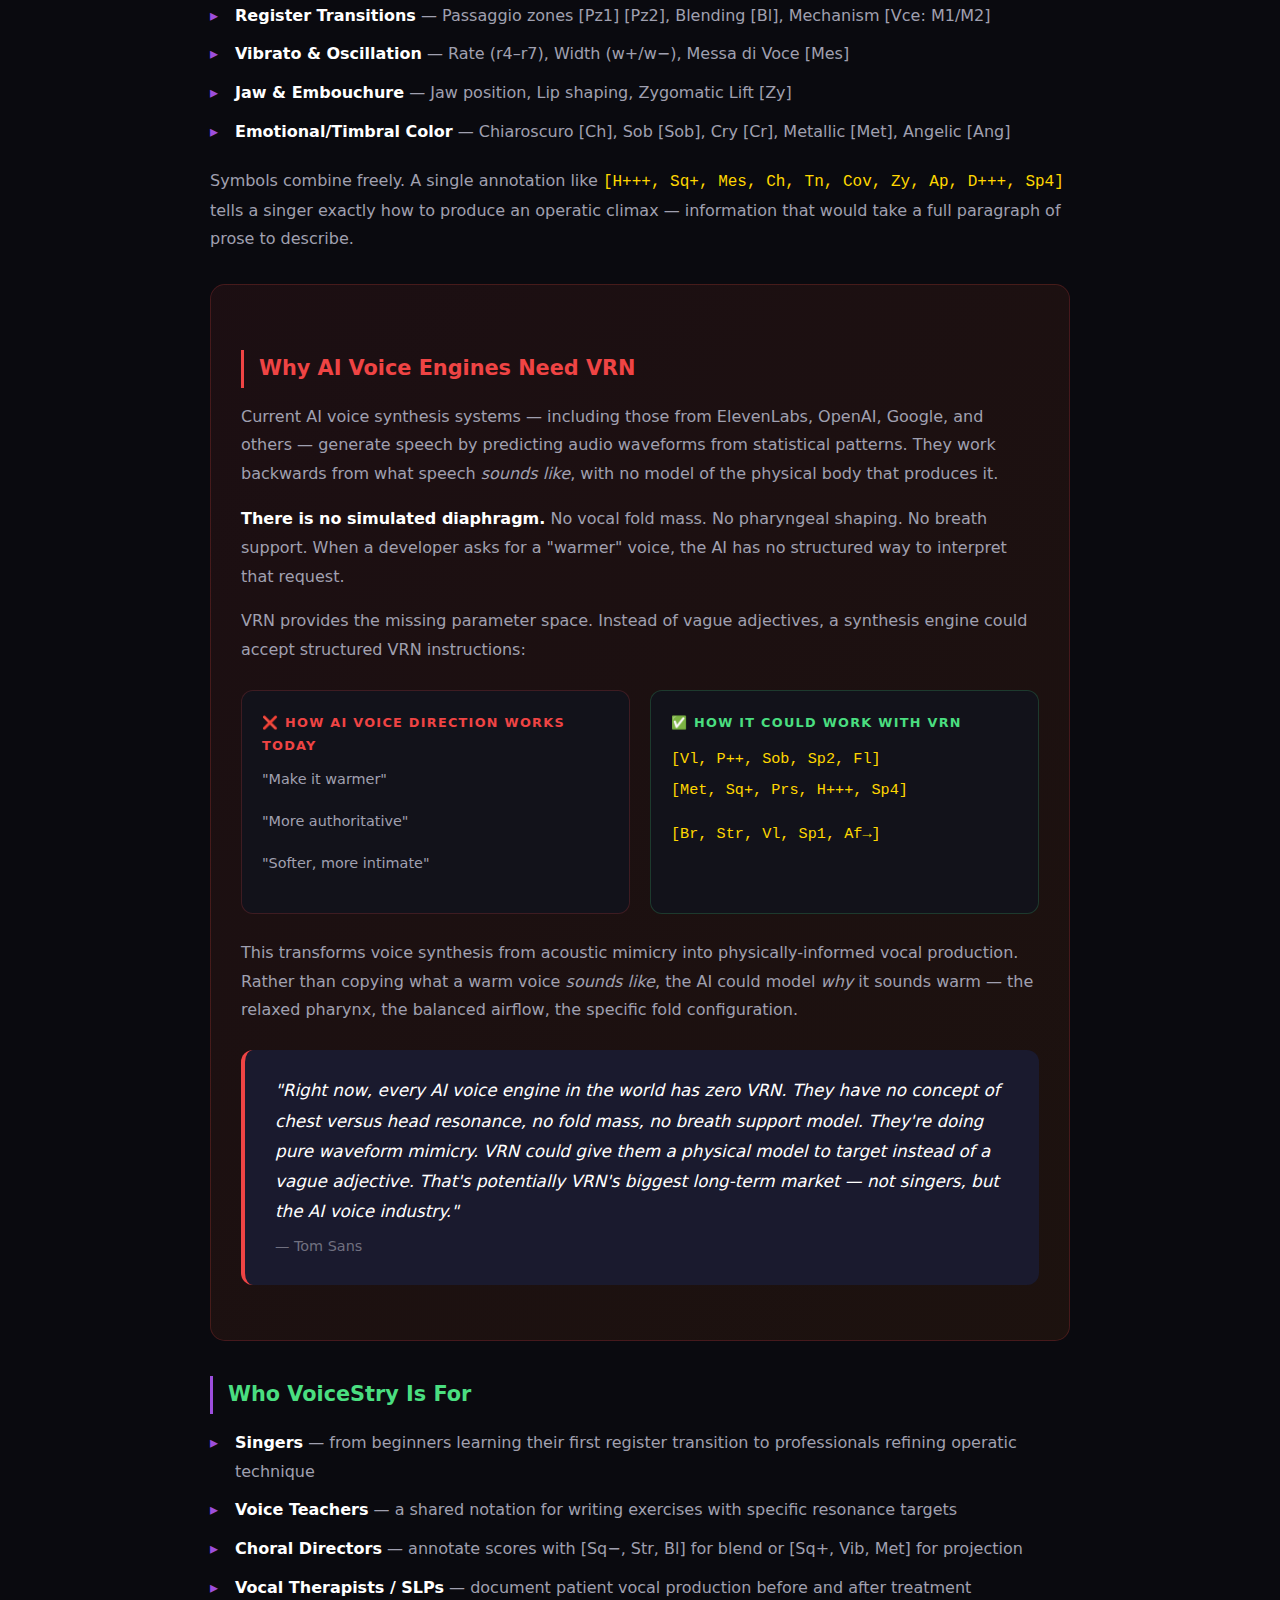
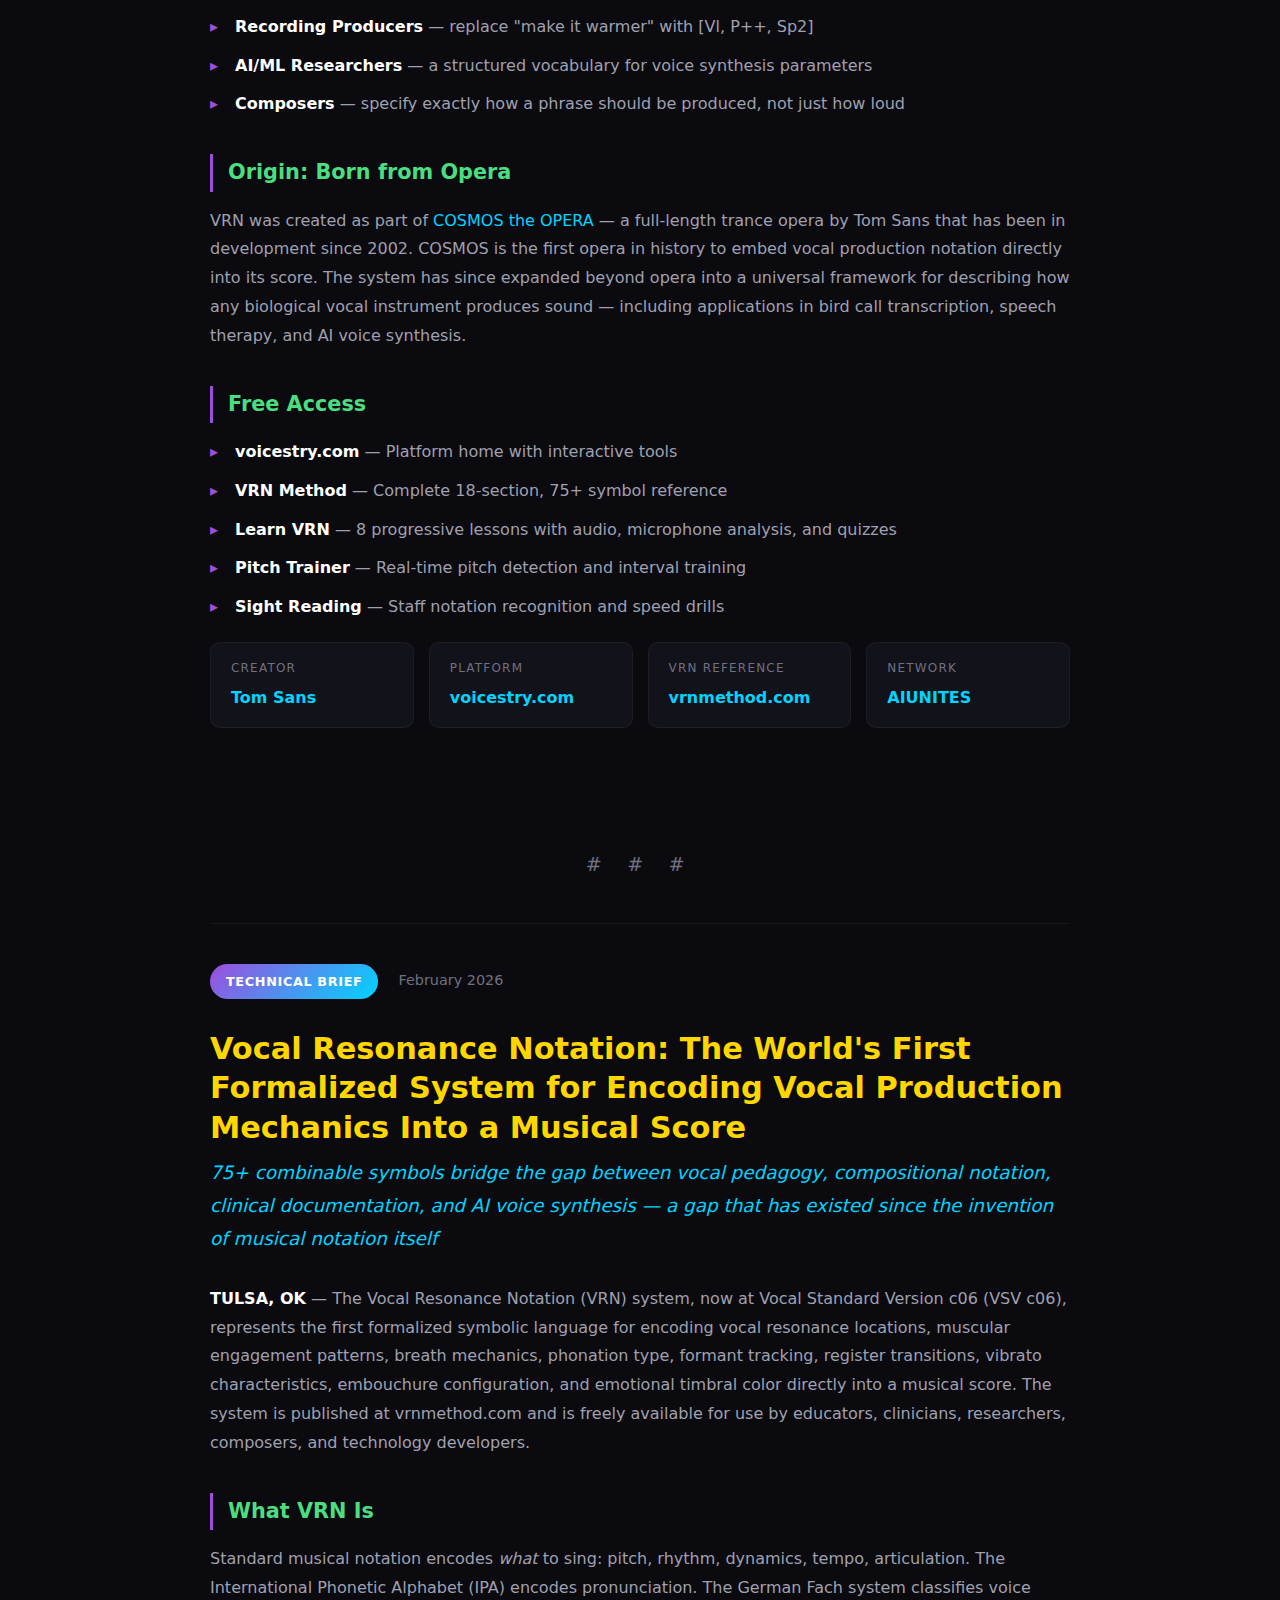
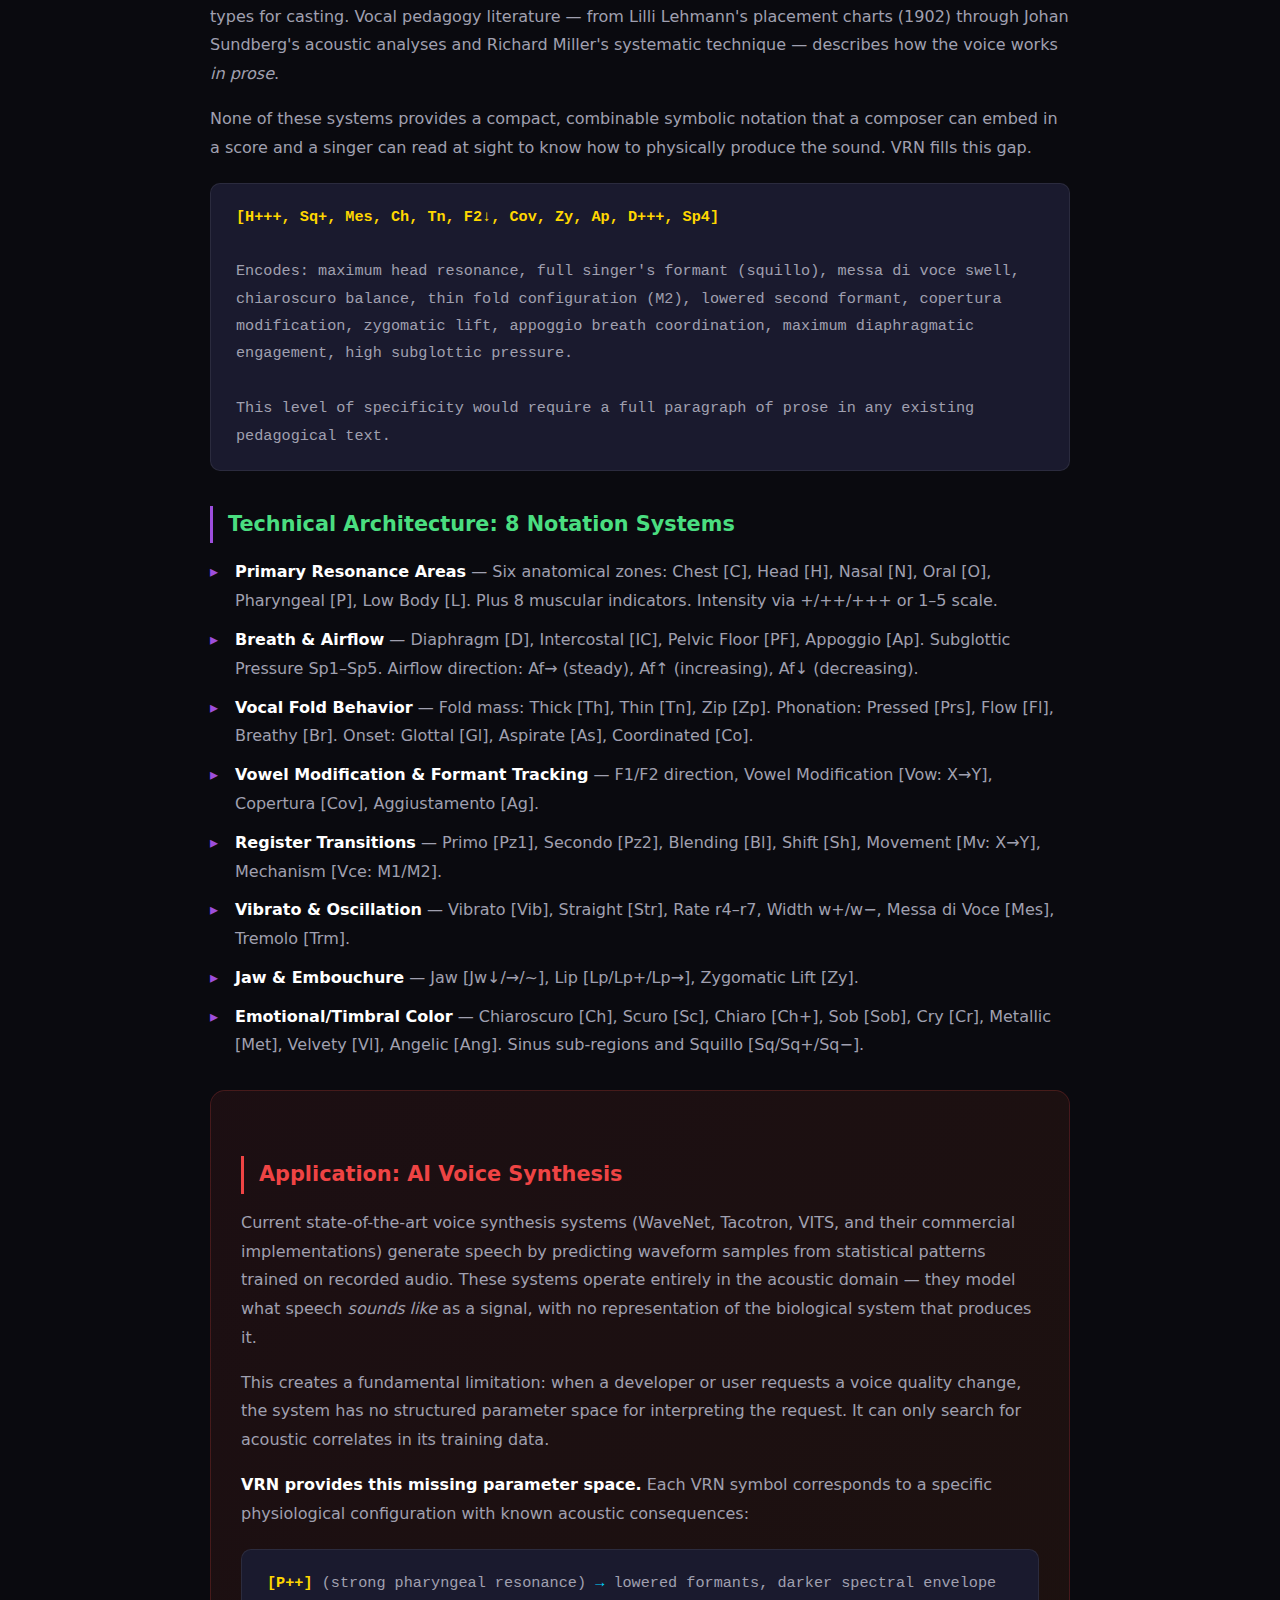
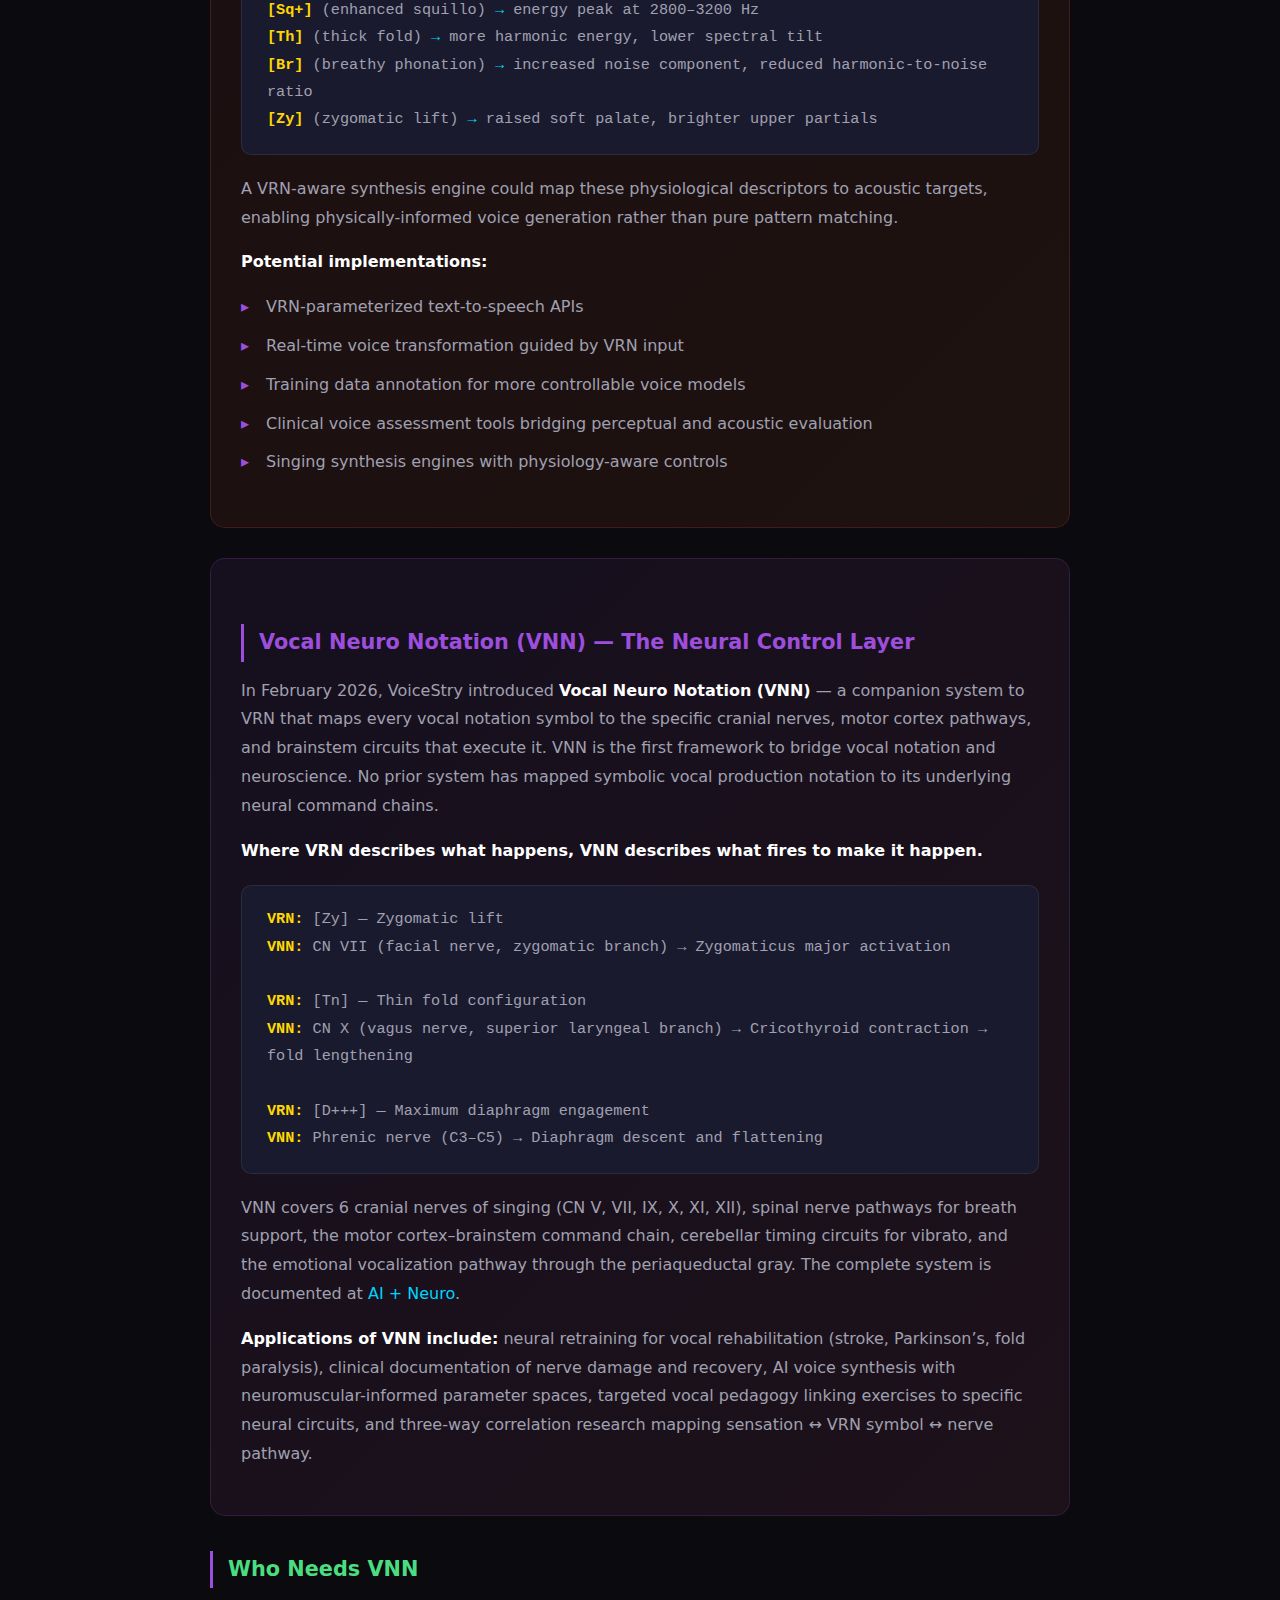
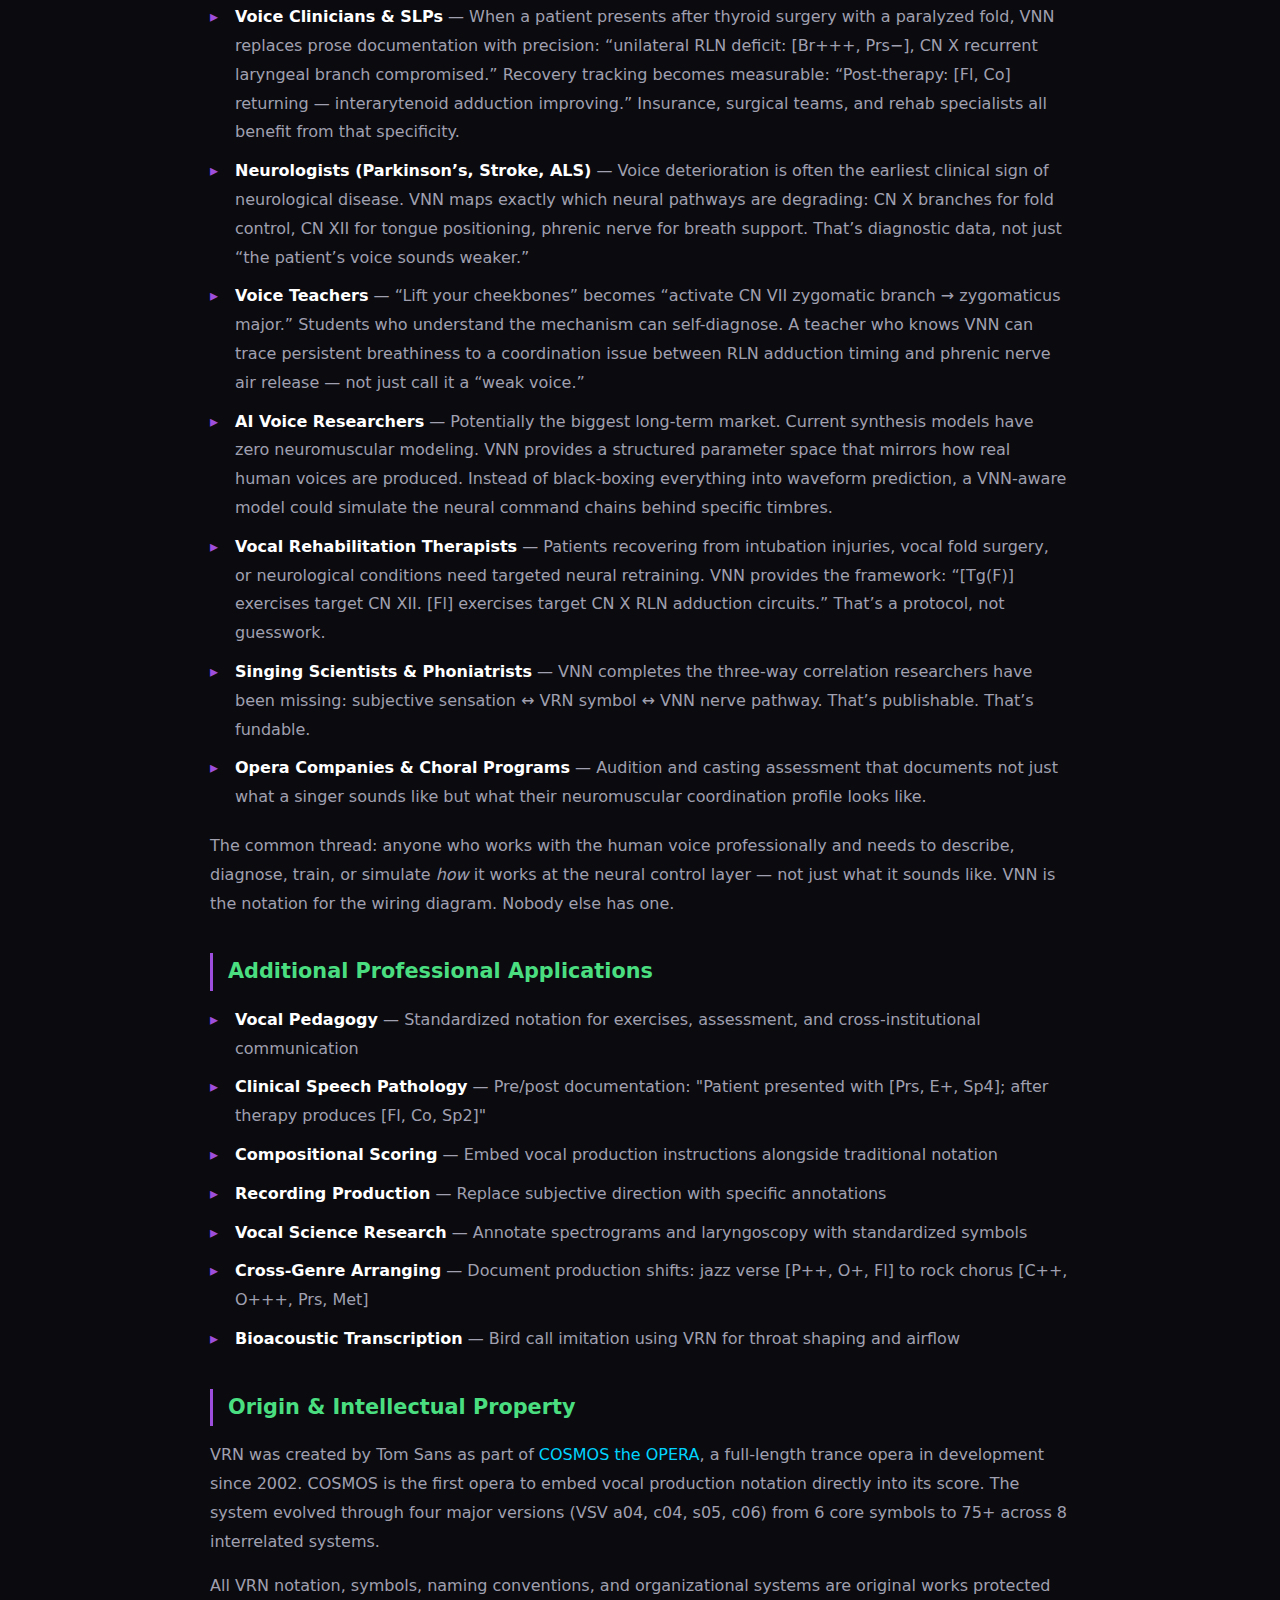
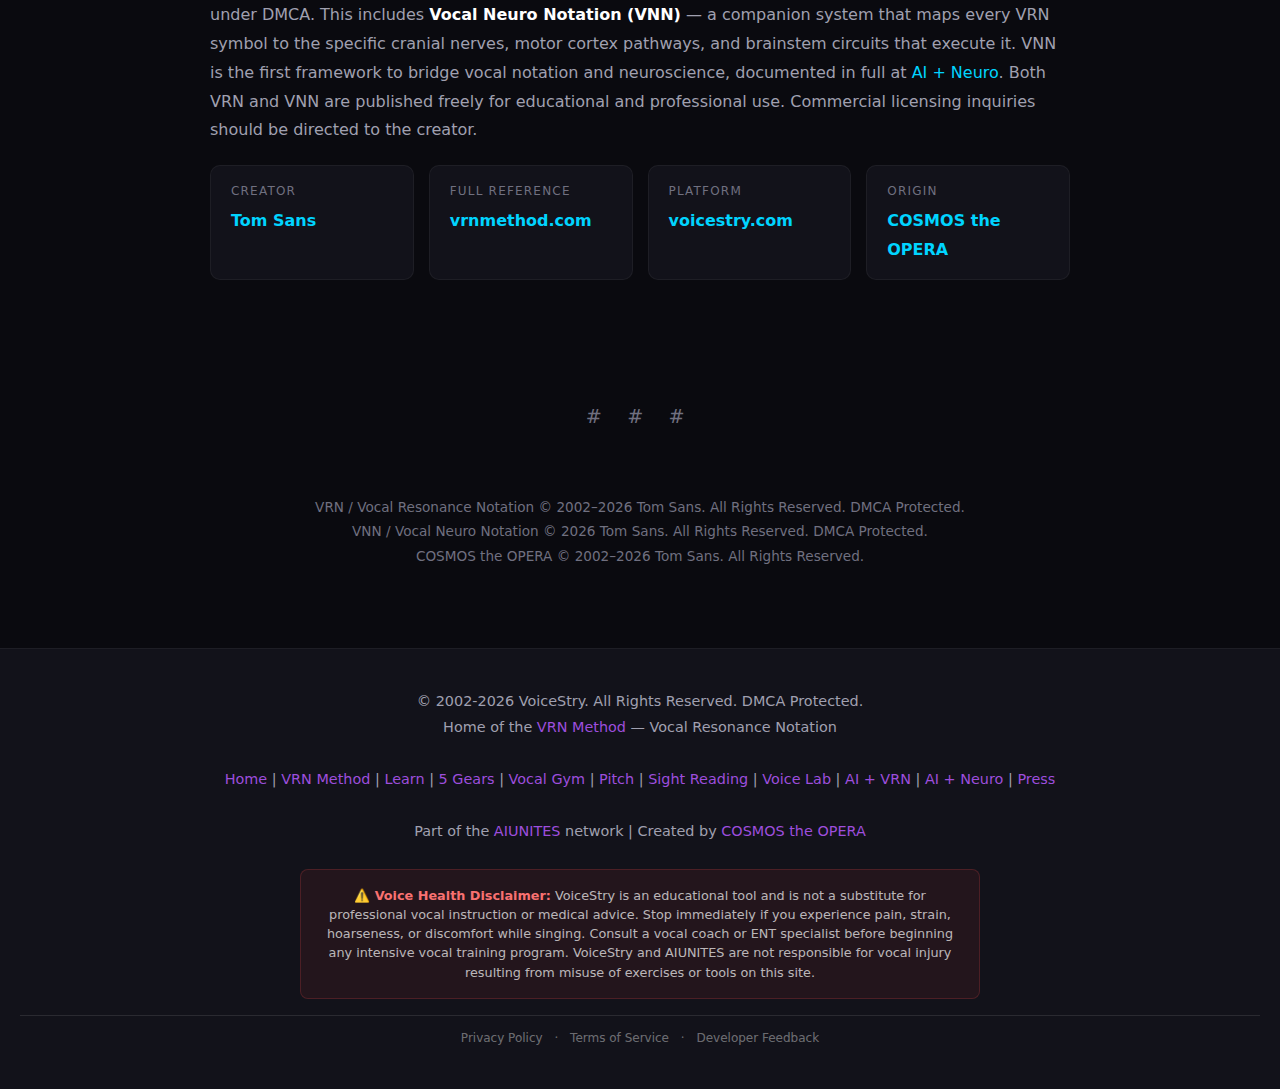
<file: press.html>
﻿<!DOCTYPE html>
<html lang="en">
<head>
  <meta charset="UTF-8">
  <meta name="viewport" content="width=device-width, initial-scale=1.0">
  <title>press - VoiceStry</title>
  <meta name="description" content="VoiceStry press releases — the world's first Vocal Resonance Notation system, AI voice synthesis applications, and the future of vocal training.">
  <meta name="keywords" content="VoiceStry press, VRN press release, vocal resonance notation, AI voice synthesis, vocal training technology">
  <link rel="icon" type="image/svg+xml" href="data:image/svg+xml,<svg xmlns='http://www.w3.org/2000/svg' viewBox='0 0 100 100'><text y='.9em' font-size='90'>🎤</text></svg>">

  <link rel="stylesheet" href="css/style.css">
  <style>
    :root{--bg-dark:#0a0a0f;--bg-card:#12121a;--bg-highlight:#1a1a2e;--text-primary:#fff;--text-secondary:#a0a0b0;--text-dim:#707080;--accent-purple:#9d4edd;--accent-cyan:#00d4ff;--accent-gold:#ffd700;--accent-green:#4ade80;--accent-red:#ef4444;--accent-orange:#f59e0b}
    body{font-family:'Segoe UI',system-ui,-apple-system,sans-serif;background:var(--bg-dark);color:var(--text-primary);line-height:1.8}

    /* Webring */
    .aiunites-bar{background:linear-gradient(90deg,#0a0a0f,#1a1a2e);border-bottom:1px solid rgba(99,102,241,.3);padding:8px 0;font-size:12px}.aiunites-bar-content{max-width:1400px;margin:0 auto;padding:0 20px;display:flex;align-items:center;gap:12px;overflow-x:auto;scrollbar-width:none}.aiunites-bar-content::-webkit-scrollbar{display:none}.aiunites-bar a{color:rgba(255,255,255,.7);text-decoration:none;white-space:nowrap;transition:color .2s}.aiunites-bar a:hover{color:#fff}.aiunites-bar-brand{color:#6366f1!important;font-weight:600}.aiunites-bar-active{color:#fff!important;text-decoration:underline;text-underline-offset:3px}.aiunites-bar-divider{color:rgba(255,255,255,.2)}

    /* Nav */
    .nav{background:var(--bg-card);padding:15px 20px;display:flex;justify-content:space-between;align-items:center;border-bottom:1px solid rgba(255,255,255,0.1);position:sticky;top:0;z-index:100}
    .nav-logo{font-size:1.5rem;font-weight:800;text-decoration:none;background:linear-gradient(135deg,var(--accent-green),var(--accent-cyan));-webkit-background-clip:text;-webkit-text-fill-color:transparent;background-clip:text}
    .nav-links{display:flex;gap:22px;flex-wrap:wrap}.nav-links a{color:var(--text-secondary);text-decoration:none;font-size:0.95rem;transition:color 0.3s}.nav-links a:hover,.nav-links a.active{color:var(--accent-cyan)}

    /* Hero */
    .hero{padding:80px 20px 60px;text-align:center;background:radial-gradient(ellipse at 50% 30%,rgba(157,78,221,0.1) 0%,transparent 60%),var(--bg-dark)}
    .hero h1{font-size:clamp(2.2rem,5vw,3.5rem);margin-bottom:15px;background:linear-gradient(135deg,#fff,var(--accent-cyan));-webkit-background-clip:text;-webkit-text-fill-color:transparent;background-clip:text}
    .hero-sub{font-size:1.15rem;color:var(--text-secondary);max-width:650px;margin:0 auto}

    /* Content */
    .content{max-width:900px;margin:0 auto;padding:0 20px 80px}

    /* Press Release */
    .press-release{margin-bottom:80px;padding-top:40px;border-top:1px solid rgba(255,255,255,0.05)}
    .press-release:first-child{border-top:none}
    .press-meta{display:flex;gap:20px;align-items:center;margin-bottom:30px;flex-wrap:wrap}
    .press-badge{background:linear-gradient(135deg,var(--accent-purple),var(--accent-cyan));color:#fff;padding:6px 16px;border-radius:20px;font-size:0.8rem;font-weight:700;letter-spacing:0.05em;text-transform:uppercase}
    .press-date{color:var(--text-dim);font-size:0.9rem}
    .press-release h2{font-size:1.9rem;line-height:1.3;margin-bottom:8px;color:var(--accent-gold)}
    .press-release h3{font-size:1.15rem;color:var(--accent-cyan);font-weight:400;font-style:italic;margin-bottom:30px}
    .press-release h4{font-size:1.3rem;color:var(--accent-green);margin:35px 0 15px;padding-left:15px;border-left:3px solid var(--accent-purple)}
    .press-release p{color:var(--text-secondary);margin-bottom:16px}
    .press-release p strong{color:var(--text-primary)}

    /* Quote Block */
    .quote-block{background:var(--bg-highlight);border-radius:12px;padding:25px 30px;margin:25px 0;border-left:4px solid var(--accent-gold)}
    .quote-block p{color:var(--text-primary);font-size:1.05rem;font-style:italic;margin-bottom:8px}
    .quote-block .attribution{color:var(--text-dim);font-size:0.9rem;font-style:normal}

    /* Code/VRN Examples */
    .vrn-example{background:var(--bg-highlight);border-radius:10px;padding:20px 25px;margin:20px 0;font-family:'Courier New',monospace;font-size:0.95rem;border:1px solid rgba(255,255,255,0.08)}
    .vrn-example .vrn{color:var(--accent-gold);font-weight:700}
    .vrn-example .desc{color:var(--text-secondary)}
    .vrn-example .arrow{color:var(--accent-cyan)}

    /* Bullet sections */
    .press-list{margin:15px 0 20px;padding-left:0;list-style:none}
    .press-list li{color:var(--text-secondary);margin-bottom:10px;padding-left:25px;position:relative}
    .press-list li::before{content:"▸";position:absolute;left:0;color:var(--accent-purple);font-weight:700}
    .press-list li strong{color:var(--text-primary)}

    /* AI Highlight Box */
    .ai-highlight{background:linear-gradient(135deg,rgba(239,68,68,0.08),rgba(249,115,22,0.08));border:1px solid rgba(239,68,68,0.2);border-radius:15px;padding:30px;margin:30px 0}
    .ai-highlight h4{color:var(--accent-red);border-left-color:var(--accent-red)}

    /* Comparison grid */
    .compare-grid{display:grid;grid-template-columns:1fr 1fr;gap:20px;margin:25px 0}
    .compare-card{background:var(--bg-card);border-radius:12px;padding:20px;border:1px solid rgba(255,255,255,0.05)}
    .compare-card.bad{border-color:rgba(239,68,68,0.2)}.compare-card.good{border-color:rgba(74,222,128,0.2)}
    .compare-label{font-size:0.8rem;font-weight:700;text-transform:uppercase;letter-spacing:0.1em;margin-bottom:10px}
    .compare-card.bad .compare-label{color:var(--accent-red)}
    .compare-card.good .compare-label{color:var(--accent-green)}
    .compare-card code{font-family:'Courier New',monospace;color:var(--accent-gold);font-size:0.95rem}
    .compare-card p{color:var(--text-secondary);font-size:0.9rem;margin-top:8px}

    /* Contact */
    .contact-grid{display:grid;grid-template-columns:repeat(auto-fit,minmax(200px,1fr));gap:15px;margin:20px 0}
    .contact-item{background:var(--bg-card);border-radius:10px;padding:15px 20px;border:1px solid rgba(255,255,255,0.05)}
    .contact-item .label{font-size:0.75rem;color:var(--text-dim);text-transform:uppercase;letter-spacing:0.1em;margin-bottom:4px}
    .contact-item .value{color:var(--accent-cyan);font-weight:600}
    .contact-item a{color:var(--accent-cyan);text-decoration:none}

    /* Divider */
    .press-divider{text-align:center;padding:40px 0;color:var(--text-dim);font-size:1.2rem;letter-spacing:0.5em}

    /* Footer */
    .footer{background:var(--bg-card);padding:40px 20px;text-align:center;border-top:1px solid rgba(255,255,255,0.05)}
    .footer p{color:var(--text-secondary);font-size:0.9rem}.footer a{color:var(--accent-purple);text-decoration:none}

    @media(max-width:768px){.nav{flex-direction:column;gap:12px}.nav-links{flex-wrap:wrap;justify-content:center;gap:12px}.compare-grid{grid-template-columns:1fr}}
  </style>
<script async src="https://www.googletagmanager.com/gtag/js?id=G-VP15KRLV6P"></script><script>window.dataLayer=window.dataLayer||[];function gtag(){dataLayer.push(arguments);}gtag('js',new Date());gtag('config','G-VP15KRLV6P');</script><link rel="canonical" href="https://voicestry.com/press.html"><meta property="og:image" content="https://aiunites.github.io/voicestry-site/images/og-image.svg"><meta property="og:image:width" content="1200"><meta property="og:image:height" content="630"><script type="application/ld+json">{"@context":"https://schema.org","@type":"WebSite","name":"VoiceStry","description":"VoiceStry helps singers and speakers train their voice like athletes train their body. Expert vocal training methods, exercises, and coaching tools.","url":"https://voicestry.com/"}</script></head>
<body>
  <div class="aiunites-bar"><div class="aiunites-bar-content"><a href="https://aiunites.github.io/aiunites-site/" class="aiunites-bar-brand">◆ AIUNITES</a><span class="aiunites-bar-divider">|</span><a href="https://aiunites.github.io/aizines-app/">AIZines</a><a href="https://aiunites.github.io/aibyjob-demo/">AIByJob</a><a href="https://aiunites.github.io/redomy-demo/">Redomy</a><a href="https://aiunites.github.io/videobate-site/">VideoBate</a><a href="https://aiunites.github.io/voicestry-site/" class="aiunites-bar-active">🎤 VoiceStry</a><a href="https://aiunites.github.io/furnishthings-site/">FurnishThings</a><a href="https://aiunites.github.io/bizstry-site/">BizStry</a><a href="https://aiunites.github.io/aiyhwh-site/">AI YHWH</a><a href="https://aiunites.github.io/cloudsion-site/">Cloudsion</a><a href="https://aiunites.github.io/gameatica-site/">Gameatica</a><a href="https://aiunites.github.io/uptownit-site/">UptownIT</a><a href="https://aiunites.github.io/inthisworld-site/">InThisWorld</a><a href="https://aiunites.github.io/erpise-site/">ERPise</a><a href="https://aiunites.github.io/erpize-site/">ERPize</a><a href="https://aiunites.github.io/aitsql-site/">AITSQL</a><a href="https://aiunites.github.io/cosmostheopera-site/">🌌 COSMOS</a></div></div>

  <nav class="nav"><a href="index.html" class="nav-logo">🎤 VoiceStry</a><div class="nav-links"><a href="index.html">Home</a><a href="vrn-method.html">VRN Method</a><a href="karaoke.html">🎵 Karaoke</a><div class="nav-dropdown"><button class="nav-dropdown-btn">Learn ▾</button><div class="nav-dropdown-menu"><a href="learn.html">Learn VRN</a><a href="5-gears.html">5 Gears</a><a href="vocal-gym.html">Vocal Gym</a></div></div><div class="nav-dropdown"><button class="nav-dropdown-btn">Tools ▾</button><div class="nav-dropdown-menu"><a href="pitch-trainer.html">Pitch Trainer</a><a href="sight-reading.html">Sight Reading</a><a href="voice-lab.html">Voice Lab</a><a href="voice-analyzer.html">Live Analyzer</a><a href="vocalist-match.html">Vocalist Match</a><a href="sonic-portrait.html">Sonic Portrait</a></div></div><div class="nav-dropdown"><button class="nav-dropdown-btn">AI ▾</button><div class="nav-dropdown-menu"><a href="ai-vrn.html">AI + VRN</a><a href="ai-neuro.html">AI + Neuro</a></div></div><a href="press.html" class="active">Press</a></div></nav>
  <script>document.querySelectorAll('.nav-dropdown-btn').forEach(function(b){b.addEventListener('click',function(e){e.stopPropagation();var d=b.parentElement,o=d.classList.contains('open');document.querySelectorAll('.nav-dropdown.open').forEach(function(x){x.classList.remove('open')});if(!o)d.classList.add('open')})});document.addEventListener('click',function(){document.querySelectorAll('.nav-dropdown.open').forEach(function(d){d.classList.remove('open')})})</script>

  <section class="hero">
    <a href="index.html" style="display:inline-block;margin-bottom:18px;color:var(--accent-cyan);text-decoration:none;font-size:0.95rem;opacity:0.8;transition:opacity .2s;" onmouseover="this.style.opacity='1'" onmouseout="this.style.opacity='0.8'">← Back to Home</a>
    <h1>📰 Press &amp; Media</h1>
    <p class="hero-sub">Official press releases for VoiceStry and the Vocal Resonance Notation system</p>
  </section>

  <main class="content">

    <!-- ═══════════════════════════════════════════════════════ -->
    <!-- PRESS RELEASE 1: VoiceStry Consumer Launch             -->
    <!-- ═══════════════════════════════════════════════════════ -->
    <article class="press-release">
      <div class="press-meta">
        <span class="press-badge">Press Release</span>
        <span class="press-date">February 2026</span>
      </div>

      <h2>VoiceStry Launches the World's First Vocal Resonance Notation System</h2>
      <h3>Giving every singer a language for what happens inside their body — and the missing instruction manual for AI voice engines</h3>

      <p><strong>TULSA, OK</strong> — VoiceStry (voicestry.com) today announced the public launch of the Vocal Resonance Notation (VRN) system — a first-in-history symbolic language that tells singers exactly where to feel resonance, how to shape their vocal tract, and which muscles to engage for any style of singing. The free platform includes interactive lessons, pitch training tools, and a complete 75+ symbol reference covering everything from breath support to emotional timbral color.</p>

      <h4>The Problem: Singing's Missing Language</h4>
      <p>Traditional music notation tells singers <em>what</em> to sing — pitch, rhythm, dynamics. But it says nothing about <em>how</em> to produce the sound. A composer can write "forte" but cannot specify whether that power should come from chest resonance, head resonance, or a precise mix of both. Voice teachers communicate these concepts through metaphor, gesture, and years of one-on-one coaching. Until now, no standardized notation existed to write it down.</p>

      <div class="quote-block">
        <p>"Every voice teacher in the world is reinventing the wheel in every lesson. They're describing the same physical sensations using different words. VRN gives them a shared alphabet."</p>
        <div class="attribution">— Tom Sans, creator of VRN</div>
      </div>

      <h4>The System: 75+ Symbols Across 8 Notation Categories</h4>
      <p>VRN at its current version (VSV c06) includes symbols for:</p>
      <ul class="press-list">
        <li><strong>Primary Resonance Areas</strong> — Chest [C], Head [H], Nasal [N], Oral [O], Pharyngeal [P], Low Body [L]</li>
        <li><strong>Breath &amp; Airflow</strong> — Diaphragm [D], Intercostal [IC], Appoggio [Ap], Subglottic Pressure Sp1–Sp5</li>
        <li><strong>Vocal Fold Behavior</strong> — Thick [Th], Thin [Tn], Pressed [Prs], Flow [Fl], Breathy [Br]</li>
        <li><strong>Vowel Modification</strong> — F1/F2 direction, Copertura [Cov], Aggiustamento [Ag]</li>
        <li><strong>Register Transitions</strong> — Passaggio zones [Pz1] [Pz2], Blending [Bl], Mechanism [Vce: M1/M2]</li>
        <li><strong>Vibrato &amp; Oscillation</strong> — Rate (r4–r7), Width (w+/w−), Messa di Voce [Mes]</li>
        <li><strong>Jaw &amp; Embouchure</strong> — Jaw position, Lip shaping, Zygomatic Lift [Zy]</li>
        <li><strong>Emotional/Timbral Color</strong> — Chiaroscuro [Ch], Sob [Sob], Cry [Cr], Metallic [Met], Angelic [Ang]</li>
      </ul>
      <p>Symbols combine freely. A single annotation like <code style="color:var(--accent-gold);font-family:'Courier New',monospace;">[H+++, Sq+, Mes, Ch, Tn, Cov, Zy, Ap, D+++, Sp4]</code> tells a singer exactly how to produce an operatic climax — information that would take a full paragraph of prose to describe.</p>

      <!-- AI SECTION — THE BIG ANGLE -->
      <div class="ai-highlight">
        <h4>Why AI Voice Engines Need VRN</h4>
        <p>Current AI voice synthesis systems — including those from ElevenLabs, OpenAI, Google, and others — generate speech by predicting audio waveforms from statistical patterns. They work backwards from what speech <em>sounds like</em>, with no model of the physical body that produces it.</p>

        <p><strong>There is no simulated diaphragm.</strong> No vocal fold mass. No pharyngeal shaping. No breath support. When a developer asks for a "warmer" voice, the AI has no structured way to interpret that request.</p>

        <p>VRN provides the missing parameter space. Instead of vague adjectives, a synthesis engine could accept structured VRN instructions:</p>

        <div class="compare-grid">
          <div class="compare-card bad">
            <div class="compare-label">❌ How AI voice direction works today</div>
            <p>"Make it warmer"</p>
            <p>"More authoritative"</p>
            <p>"Softer, more intimate"</p>
          </div>
          <div class="compare-card good">
            <div class="compare-label">✅ How it could work with VRN</div>
            <code>[Vl, P++, Sob, Sp2, Fl]</code>
            <p style="margin-top:4px;"><code>[Met, Sq+, Prs, H+++, Sp4]</code></p>
            <p style="margin-top:4px;"><code>[Br, Str, Vl, Sp1, Af→]</code></p>
          </div>
        </div>

        <p>This transforms voice synthesis from acoustic mimicry into physically-informed vocal production. Rather than copying what a warm voice <em>sounds like</em>, the AI could model <em>why</em> it sounds warm — the relaxed pharynx, the balanced airflow, the specific fold configuration.</p>

        <div class="quote-block" style="border-left-color:var(--accent-red);">
          <p>"Right now, every AI voice engine in the world has zero VRN. They have no concept of chest versus head resonance, no fold mass, no breath support model. They're doing pure waveform mimicry. VRN could give them a physical model to target instead of a vague adjective. That's potentially VRN's biggest long-term market — not singers, but the AI voice industry."</p>
          <div class="attribution">— Tom Sans</div>
        </div>
      </div>

      <h4>Who VoiceStry Is For</h4>
      <ul class="press-list">
        <li><strong>Singers</strong> — from beginners learning their first register transition to professionals refining operatic technique</li>
        <li><strong>Voice Teachers</strong> — a shared notation for writing exercises with specific resonance targets</li>
        <li><strong>Choral Directors</strong> — annotate scores with [Sq−, Str, Bl] for blend or [Sq+, Vib, Met] for projection</li>
        <li><strong>Vocal Therapists / SLPs</strong> — document patient vocal production before and after treatment</li>
        <li><strong>Recording Producers</strong> — replace "make it warmer" with [Vl, P++, Sp2]</li>
        <li><strong>AI/ML Researchers</strong> — a structured vocabulary for voice synthesis parameters</li>
        <li><strong>Composers</strong> — specify exactly how a phrase should be produced, not just how loud</li>
      </ul>

      <h4>Origin: Born from Opera</h4>
      <p>VRN was created as part of <a href="https://aiunites.github.io/cosmostheopera-site/" style="color:var(--accent-cyan);">COSMOS the OPERA</a> — a full-length trance opera by Tom Sans that has been in development since 2002. COSMOS is the first opera in history to embed vocal production notation directly into its score. The system has since expanded beyond opera into a universal framework for describing how any biological vocal instrument produces sound — including applications in bird call transcription, speech therapy, and AI voice synthesis.</p>

      <h4>Free Access</h4>
      <ul class="press-list">
        <li><strong>voicestry.com</strong> — Platform home with interactive tools</li>
        <li><strong>VRN Method</strong> — Complete 18-section, 75+ symbol reference</li>
        <li><strong>Learn VRN</strong> — 8 progressive lessons with audio, microphone analysis, and quizzes</li>
        <li><strong>Pitch Trainer</strong> — Real-time pitch detection and interval training</li>
        <li><strong>Sight Reading</strong> — Staff notation recognition and speed drills</li>
      </ul>

      <div class="contact-grid">
        <div class="contact-item"><div class="label">Creator</div><div class="value">Tom Sans</div></div>
        <div class="contact-item"><div class="label">Platform</div><div class="value"><a href="index.html">voicestry.com</a></div></div>
        <div class="contact-item"><div class="label">VRN Reference</div><div class="value"><a href="vrn-method.html">vrnmethod.com</a></div></div>
        <div class="contact-item"><div class="label">Network</div><div class="value"><a href="https://aiunites.github.io/aiunites-site/">AIUNITES</a></div></div>
      </div>
    </article>

    <div class="press-divider"># # #</div>

    <!-- ═══════════════════════════════════════════════════════ -->
    <!-- PRESS RELEASE 2: VRN Method Technical / AI             -->
    <!-- ═══════════════════════════════════════════════════════ -->
    <article class="press-release">
      <div class="press-meta">
        <span class="press-badge">Technical Brief</span>
        <span class="press-date">February 2026</span>
      </div>

      <h2>Vocal Resonance Notation: The World's First Formalized System for Encoding Vocal Production Mechanics Into a Musical Score</h2>
      <h3>75+ combinable symbols bridge the gap between vocal pedagogy, compositional notation, clinical documentation, and AI voice synthesis — a gap that has existed since the invention of musical notation itself</h3>

      <p><strong>TULSA, OK</strong> — The Vocal Resonance Notation (VRN) system, now at Vocal Standard Version c06 (VSV c06), represents the first formalized symbolic language for encoding vocal resonance locations, muscular engagement patterns, breath mechanics, phonation type, formant tracking, register transitions, vibrato characteristics, embouchure configuration, and emotional timbral color directly into a musical score. The system is published at vrnmethod.com and is freely available for use by educators, clinicians, researchers, composers, and technology developers.</p>

      <h4>What VRN Is</h4>
      <p>Standard musical notation encodes <em>what</em> to sing: pitch, rhythm, dynamics, tempo, articulation. The International Phonetic Alphabet (IPA) encodes pronunciation. The German Fach system classifies voice types for casting. Vocal pedagogy literature — from Lilli Lehmann's placement charts (1902) through Johan Sundberg's acoustic analyses and Richard Miller's systematic technique — describes how the voice works <em>in prose</em>.</p>

      <p>None of these systems provides a compact, combinable symbolic notation that a composer can embed in a score and a singer can read at sight to know how to physically produce the sound. VRN fills this gap.</p>

      <div class="vrn-example">
        <span class="vrn">[H+++, Sq+, Mes, Ch, Tn, F2↓, Cov, Zy, Ap, D+++, Sp4]</span><br><br>
        <span class="desc">Encodes: maximum head resonance, full singer's formant (squillo), messa di voce swell, chiaroscuro balance, thin fold configuration (M2), lowered second formant, copertura modification, zygomatic lift, appoggio breath coordination, maximum diaphragmatic engagement, high subglottic pressure.</span><br><br>
        <span class="desc">This level of specificity would require a full paragraph of prose in any existing pedagogical text.</span>
      </div>

      <h4>Technical Architecture: 8 Notation Systems</h4>
      <ul class="press-list">
        <li><strong>Primary Resonance Areas</strong> — Six anatomical zones: Chest [C], Head [H], Nasal [N], Oral [O], Pharyngeal [P], Low Body [L]. Plus 8 muscular indicators. Intensity via +/++/+++ or 1–5 scale.</li>
        <li><strong>Breath &amp; Airflow</strong> — Diaphragm [D], Intercostal [IC], Pelvic Floor [PF], Appoggio [Ap]. Subglottic Pressure Sp1–Sp5. Airflow direction: Af→ (steady), Af↑ (increasing), Af↓ (decreasing).</li>
        <li><strong>Vocal Fold Behavior</strong> — Fold mass: Thick [Th], Thin [Tn], Zip [Zp]. Phonation: Pressed [Prs], Flow [Fl], Breathy [Br]. Onset: Glottal [Gl], Aspirate [As], Coordinated [Co].</li>
        <li><strong>Vowel Modification &amp; Formant Tracking</strong> — F1/F2 direction, Vowel Modification [Vow: X→Y], Copertura [Cov], Aggiustamento [Ag].</li>
        <li><strong>Register Transitions</strong> — Primo [Pz1], Secondo [Pz2], Blending [Bl], Shift [Sh], Movement [Mv: X→Y], Mechanism [Vce: M1/M2].</li>
        <li><strong>Vibrato &amp; Oscillation</strong> — Vibrato [Vib], Straight [Str], Rate r4–r7, Width w+/w−, Messa di Voce [Mes], Tremolo [Trm].</li>
        <li><strong>Jaw &amp; Embouchure</strong> — Jaw [Jw↓/→/~], Lip [Lp/Lp+/Lp→], Zygomatic Lift [Zy].</li>
        <li><strong>Emotional/Timbral Color</strong> — Chiaroscuro [Ch], Scuro [Sc], Chiaro [Ch+], Sob [Sob], Cry [Cr], Metallic [Met], Velvety [Vl], Angelic [Ang]. Sinus sub-regions and Squillo [Sq/Sq+/Sq−].</li>
      </ul>

      <!-- AI DEEP DIVE -->
      <div class="ai-highlight">
        <h4>Application: AI Voice Synthesis</h4>
        <p>Current state-of-the-art voice synthesis systems (WaveNet, Tacotron, VITS, and their commercial implementations) generate speech by predicting waveform samples from statistical patterns trained on recorded audio. These systems operate entirely in the acoustic domain — they model what speech <em>sounds like</em> as a signal, with no representation of the biological system that produces it.</p>

        <p>This creates a fundamental limitation: when a developer or user requests a voice quality change, the system has no structured parameter space for interpreting the request. It can only search for acoustic correlates in its training data.</p>

        <p><strong>VRN provides this missing parameter space.</strong> Each VRN symbol corresponds to a specific physiological configuration with known acoustic consequences:</p>

        <div class="vrn-example">
          <span class="vrn">[P++]</span> <span class="desc">(strong pharyngeal resonance)</span> <span class="arrow">→</span> <span class="desc">lowered formants, darker spectral envelope</span><br>
          <span class="vrn">[Sq+]</span> <span class="desc">(enhanced squillo)</span> <span class="arrow">→</span> <span class="desc">energy peak at 2800–3200 Hz</span><br>
          <span class="vrn">[Th]</span> <span class="desc">(thick fold)</span> <span class="arrow">→</span> <span class="desc">more harmonic energy, lower spectral tilt</span><br>
          <span class="vrn">[Br]</span> <span class="desc">(breathy phonation)</span> <span class="arrow">→</span> <span class="desc">increased noise component, reduced harmonic-to-noise ratio</span><br>
          <span class="vrn">[Zy]</span> <span class="desc">(zygomatic lift)</span> <span class="arrow">→</span> <span class="desc">raised soft palate, brighter upper partials</span>
        </div>

        <p>A VRN-aware synthesis engine could map these physiological descriptors to acoustic targets, enabling physically-informed voice generation rather than pure pattern matching.</p>

        <p><strong>Potential implementations:</strong></p>
        <ul class="press-list">
          <li>VRN-parameterized text-to-speech APIs</li>
          <li>Real-time voice transformation guided by VRN input</li>
          <li>Training data annotation for more controllable voice models</li>
          <li>Clinical voice assessment tools bridging perceptual and acoustic evaluation</li>
          <li>Singing synthesis engines with physiology-aware controls</li>
        </ul>
      </div>

      <!-- VNN SECTION -->
      <div class="ai-highlight" style="background:linear-gradient(135deg,rgba(157,78,221,0.08),rgba(255,107,157,0.08));border-color:rgba(157,78,221,0.2);">
        <h4 style="color:var(--accent-purple);border-left-color:var(--accent-purple);">Vocal Neuro Notation (VNN) — The Neural Control Layer</h4>
        <p>In February 2026, VoiceStry introduced <strong>Vocal Neuro Notation (VNN)</strong> — a companion system to VRN that maps every vocal notation symbol to the specific cranial nerves, motor cortex pathways, and brainstem circuits that execute it. VNN is the first framework to bridge vocal notation and neuroscience. No prior system has mapped symbolic vocal production notation to its underlying neural command chains.</p>

        <p><strong>Where VRN describes what happens, VNN describes what fires to make it happen.</strong></p>

        <div class="vrn-example">
          <span class="vrn">VRN:</span> <span class="desc">[Zy] — Zygomatic lift</span><br>
          <span class="vrn">VNN:</span> <span class="desc">CN VII (facial nerve, zygomatic branch) → Zygomaticus major activation</span><br><br>
          <span class="vrn">VRN:</span> <span class="desc">[Tn] — Thin fold configuration</span><br>
          <span class="vrn">VNN:</span> <span class="desc">CN X (vagus nerve, superior laryngeal branch) → Cricothyroid contraction → fold lengthening</span><br><br>
          <span class="vrn">VRN:</span> <span class="desc">[D+++] — Maximum diaphragm engagement</span><br>
          <span class="vrn">VNN:</span> <span class="desc">Phrenic nerve (C3–C5) → Diaphragm descent and flattening</span>
        </div>

        <p>VNN covers 6 cranial nerves of singing (CN V, VII, IX, X, XI, XII), spinal nerve pathways for breath support, the motor cortex–brainstem command chain, cerebellar timing circuits for vibrato, and the emotional vocalization pathway through the periaqueductal gray. The complete system is documented at <a href="ai-neuro.html" style="color:var(--accent-cyan);">AI + Neuro</a>.</p>

        <p><strong>Applications of VNN include:</strong> neural retraining for vocal rehabilitation (stroke, Parkinson’s, fold paralysis), clinical documentation of nerve damage and recovery, AI voice synthesis with neuromuscular-informed parameter spaces, targeted vocal pedagogy linking exercises to specific neural circuits, and three-way correlation research mapping sensation ↔ VRN symbol ↔ nerve pathway.</p>
      </div>

      <h4>Who Needs VNN</h4>
      <ul class="press-list">
        <li><strong>Voice Clinicians &amp; SLPs</strong> — When a patient presents after thyroid surgery with a paralyzed fold, VNN replaces prose documentation with precision: “unilateral RLN deficit: [Br+++, Prs−], CN X recurrent laryngeal branch compromised.” Recovery tracking becomes measurable: “Post-therapy: [Fl, Co] returning — interarytenoid adduction improving.” Insurance, surgical teams, and rehab specialists all benefit from that specificity.</li>
        <li><strong>Neurologists (Parkinson’s, Stroke, ALS)</strong> — Voice deterioration is often the earliest clinical sign of neurological disease. VNN maps exactly which neural pathways are degrading: CN X branches for fold control, CN XII for tongue positioning, phrenic nerve for breath support. That’s diagnostic data, not just “the patient’s voice sounds weaker.”</li>
        <li><strong>Voice Teachers</strong> — “Lift your cheekbones” becomes “activate CN VII zygomatic branch → zygomaticus major.” Students who understand the mechanism can self-diagnose. A teacher who knows VNN can trace persistent breathiness to a coordination issue between RLN adduction timing and phrenic nerve air release — not just call it a “weak voice.”</li>
        <li><strong>AI Voice Researchers</strong> — Potentially the biggest long-term market. Current synthesis models have zero neuromuscular modeling. VNN provides a structured parameter space that mirrors how real human voices are produced. Instead of black-boxing everything into waveform prediction, a VNN-aware model could simulate the neural command chains behind specific timbres.</li>
        <li><strong>Vocal Rehabilitation Therapists</strong> — Patients recovering from intubation injuries, vocal fold surgery, or neurological conditions need targeted neural retraining. VNN provides the framework: “[Tg(F)] exercises target CN XII. [Fl] exercises target CN X RLN adduction circuits.” That’s a protocol, not guesswork.</li>
        <li><strong>Singing Scientists &amp; Phoniatrists</strong> — VNN completes the three-way correlation researchers have been missing: subjective sensation ↔ VRN symbol ↔ VNN nerve pathway. That’s publishable. That’s fundable.</li>
        <li><strong>Opera Companies &amp; Choral Programs</strong> — Audition and casting assessment that documents not just what a singer sounds like but what their neuromuscular coordination profile looks like.</li>
      </ul>
      <p>The common thread: anyone who works with the human voice professionally and needs to describe, diagnose, train, or simulate <em>how</em> it works at the neural control layer — not just what it sounds like. VNN is the notation for the wiring diagram. Nobody else has one.</p>

      <h4>Additional Professional Applications</h4>
      <ul class="press-list">
        <li><strong>Vocal Pedagogy</strong> — Standardized notation for exercises, assessment, and cross-institutional communication</li>
        <li><strong>Clinical Speech Pathology</strong> — Pre/post documentation: "Patient presented with [Prs, E+, Sp4]; after therapy produces [Fl, Co, Sp2]"</li>
        <li><strong>Compositional Scoring</strong> — Embed vocal production instructions alongside traditional notation</li>
        <li><strong>Recording Production</strong> — Replace subjective direction with specific annotations</li>
        <li><strong>Vocal Science Research</strong> — Annotate spectrograms and laryngoscopy with standardized symbols</li>
        <li><strong>Cross-Genre Arranging</strong> — Document production shifts: jazz verse [P++, O+, Fl] to rock chorus [C++, O+++, Prs, Met]</li>
        <li><strong>Bioacoustic Transcription</strong> — Bird call imitation using VRN for throat shaping and airflow</li>
      </ul>

      <h4>Origin &amp; Intellectual Property</h4>
      <p>VRN was created by Tom Sans as part of <a href="https://aiunites.github.io/cosmostheopera-site/" style="color:var(--accent-cyan);">COSMOS the OPERA</a>, a full-length trance opera in development since 2002. COSMOS is the first opera to embed vocal production notation directly into its score. The system evolved through four major versions (VSV a04, c04, s05, c06) from 6 core symbols to 75+ across 8 interrelated systems.</p>
      <p>All VRN notation, symbols, naming conventions, and organizational systems are original works protected under DMCA. This includes <strong>Vocal Neuro Notation (VNN)</strong> — a companion system that maps every VRN symbol to the specific cranial nerves, motor cortex pathways, and brainstem circuits that execute it. VNN is the first framework to bridge vocal notation and neuroscience, documented in full at <a href="ai-neuro.html" style="color:var(--accent-cyan);">AI + Neuro</a>. Both VRN and VNN are published freely for educational and professional use. Commercial licensing inquiries should be directed to the creator.</p>

      <div class="contact-grid">
        <div class="contact-item"><div class="label">Creator</div><div class="value">Tom Sans</div></div>
        <div class="contact-item"><div class="label">Full Reference</div><div class="value"><a href="vrn-method.html">vrnmethod.com</a></div></div>
        <div class="contact-item"><div class="label">Platform</div><div class="value"><a href="index.html">voicestry.com</a></div></div>
        <div class="contact-item"><div class="label">Origin</div><div class="value"><a href="https://aiunites.github.io/cosmostheopera-site/">COSMOS the OPERA</a></div></div>
      </div>
    </article>

    <div class="press-divider"># # #</div>

    <p style="color:var(--text-dim);text-align:center;font-size:0.85rem;margin-top:20px;">
      VRN / Vocal Resonance Notation © 2002–2026 Tom Sans. All Rights Reserved. DMCA Protected.<br>
      VNN / Vocal Neuro Notation © 2026 Tom Sans. All Rights Reserved. DMCA Protected.<br>
      COSMOS the OPERA © 2002–2026 Tom Sans. All Rights Reserved.
    </p>

  </main>

  <footer class="footer">
    <p>
      © 2002-2026 VoiceStry. All Rights Reserved. DMCA Protected.<br>
      Home of the <a href="vrn-method.html">VRN Method</a> — Vocal Resonance Notation<br><br>
      <a href="index.html">Home</a> |
      <a href="vrn-method.html">VRN Method</a> |
      <a href="learn.html">Learn</a> |
      <a href="5-gears.html">5 Gears</a> |
      <a href="vocal-gym.html">Vocal Gym</a> |
      <a href="pitch-trainer.html">Pitch</a> |
      <a href="sight-reading.html">Sight Reading</a> |
      <a href="voice-lab.html">Voice Lab</a> |
      <a href="ai-vrn.html">AI + VRN</a> |
      <a href="ai-neuro.html">AI + Neuro</a> |
      <a href="press.html">Press</a><br><br>
      Part of the <a href="https://aiunites.github.io/aiunites-site/">AIUNITES</a> network |
      Created by <a href="https://aiunites.github.io/cosmostheopera-site/">COSMOS the OPERA</a>
    </p>
    <div style="max-width:680px;margin:1.5rem auto 0;padding:1rem 1.5rem;background:rgba(239,68,68,0.08);border:1px solid rgba(239,68,68,0.2);border-radius:8px;font-size:0.8rem;line-height:1.5;color:rgba(255,255,255,0.7);">
      <strong style="color:#f87171;">&#9888;&#65039; Voice Health Disclaimer:</strong> VoiceStry is an educational tool and is not a substitute for professional vocal instruction or medical advice. Stop immediately if you experience pain, strain, hoarseness, or discomfort while singing. Consult a vocal coach or ENT specialist before beginning any intensive vocal training program. VoiceStry and AIUNITES are not responsible for vocal injury resulting from misuse of exercises or tools on this site.
    </div>
    <div style="margin-top:1rem;padding-top:0.75rem;border-top:1px solid rgba(255,255,255,0.1);font-size:0.75rem;color:rgba(255,255,255,0.4);text-align:center;">
      <a href="https://aiunites.github.io/aiunites-site/legal.html#privacy" style="color:rgba(255,255,255,0.4);margin:0 8px;">Privacy Policy</a> &middot;
      <a href="https://aiunites.github.io/aiunites-site/legal.html#terms" style="color:rgba(255,255,255,0.4);margin:0 8px;">Terms of Service</a> &middot;
      <a href="https://github.com/AIUNITES/voicestry-site/issues" target="_blank" style="color:rgba(255,255,255,0.4);margin:0 8px;">Developer Feedback</a>
    </div>
  </footer>
</body>
</html>
</file>
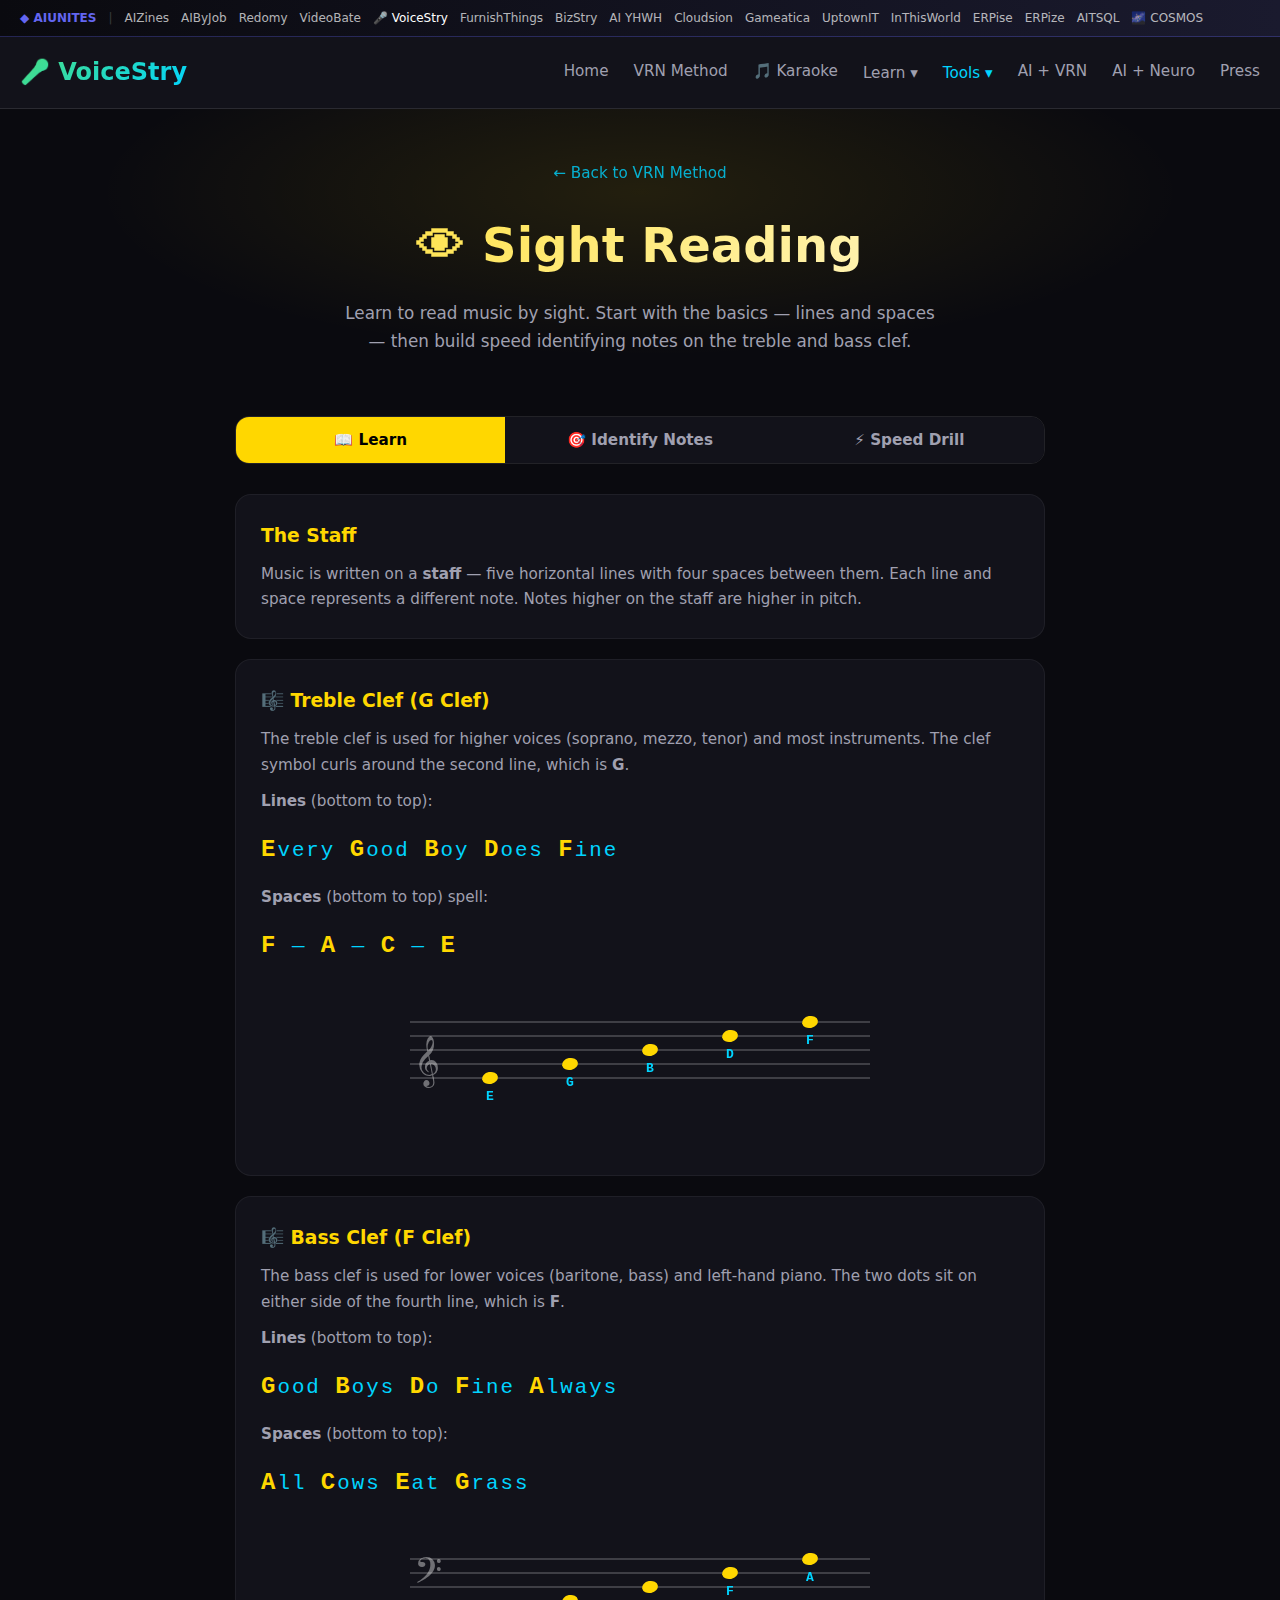
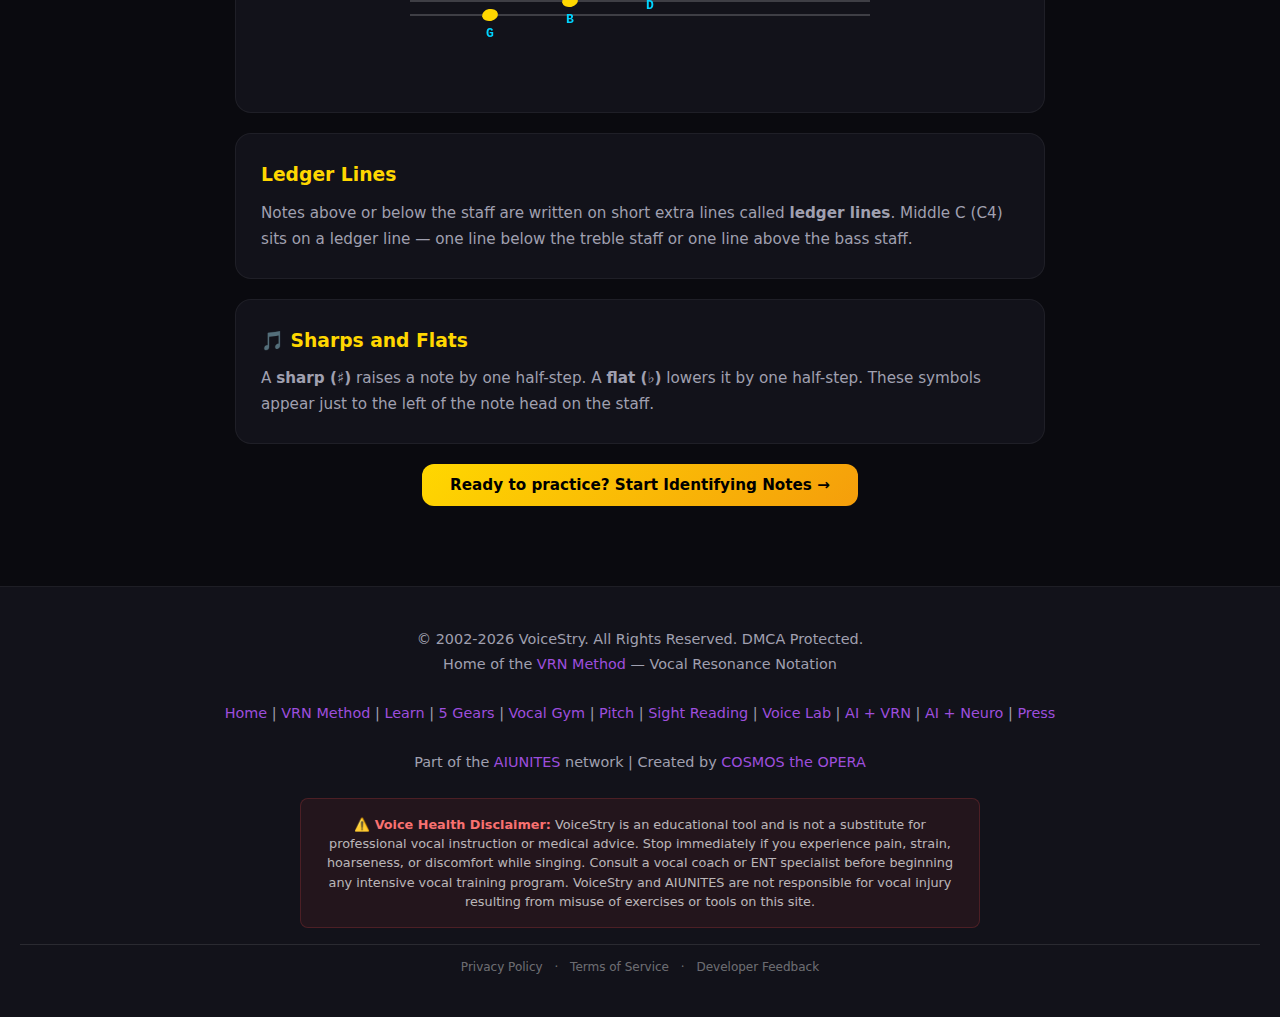
<file: sight-reading.html>
﻿<!DOCTYPE html>
<html lang="en">
<head>
  <meta charset="UTF-8">
  <meta name="viewport" content="width=device-width, initial-scale=1.0">
  <title>Sight Reading — Learn to Read Music | VoiceStry</title>
  <meta name="description" content="Interactive sight reading trainer. Learn to identify notes on the treble and bass clef, practice reading music by sight, and build speed.">
  <link rel="icon" type="image/svg+xml" href="data:image/svg+xml,<svg xmlns='http://www.w3.org/2000/svg' viewBox='0 0 100 100'><text y='.9em' font-size='90'>🎤</text></svg>">

  <link rel="stylesheet" href="css/style.css">
  <style>
    :root {
      --bg-dark: #0a0a0f;
      --bg-card: #12121a;
      --text-primary: #ffffff;
      --text-secondary: #a0a0b0;
      --accent-purple: #9d4edd;
      --accent-cyan: #00d4ff;
      --accent-gold: #ffd700;
      --accent-green: #4ade80;
      --accent-orange: #f59e0b;
      --accent-red: #ef4444;
    }
    body { font-family: 'Segoe UI', system-ui, -apple-system, sans-serif; background: var(--bg-dark); color: var(--text-primary); line-height: 1.7; }

    /* Webring */
    .aiunites-bar{background:linear-gradient(90deg,#0a0a0f,#1a1a2e);border-bottom:1px solid rgba(99,102,241,.3);padding:8px 0;font-size:12px}
    .aiunites-bar-content{max-width:1400px;margin:0 auto;padding:0 20px;display:flex;align-items:center;gap:12px;overflow-x:auto;scrollbar-width:none}
    .aiunites-bar-content::-webkit-scrollbar{display:none}
    .aiunites-bar a{color:rgba(255,255,255,.7);text-decoration:none;white-space:nowrap;transition:color .2s}
    .aiunites-bar a:hover{color:#fff}
    .aiunites-bar-brand{color:#6366f1!important;font-weight:600}
    .aiunites-bar-active{color:#fff!important;text-decoration:underline;text-underline-offset:3px}.aiunites-bar-divider{color:rgba(255,255,255,.2)}

    /* Nav */
    .nav { background: var(--bg-card); padding: 15px 20px; display: flex; justify-content: space-between; align-items: center; border-bottom: 1px solid rgba(255,255,255,0.1); position: sticky; top: 0; z-index: 100; }
    .nav-logo { font-size: 1.5rem; font-weight: 800; text-decoration: none; background: linear-gradient(135deg, var(--accent-green), var(--accent-cyan)); -webkit-background-clip: text; -webkit-text-fill-color: transparent; background-clip: text; }
    .nav-links { display: flex; gap: 25px; flex-wrap: wrap; }
    .nav-links a { color: var(--text-secondary); text-decoration: none; font-size: 0.95rem; transition: color 0.3s; }
    .nav-links a:hover, .nav-links a.active { color: var(--accent-cyan); }

    /* Hero */
    .hero { padding: 50px 20px 30px; text-align: center; background: radial-gradient(ellipse at 50% 30%, rgba(255, 215, 0, 0.1) 0%, transparent 60%), var(--bg-dark); }
    .hero h1 { font-size: clamp(2rem, 5vw, 3rem); margin-bottom: 12px; background: linear-gradient(135deg, var(--accent-gold), #fff); -webkit-background-clip: text; -webkit-text-fill-color: transparent; background-clip: text; }
    .hero-sub { font-size: 1.05rem; color: var(--text-secondary); max-width: 600px; margin: 0 auto; }

    .main { max-width: 850px; margin: 0 auto; padding: 30px 20px 80px; }

    /* Mode Tabs */
    .mode-tabs { display: flex; gap: 0; margin-bottom: 30px; border-radius: 14px; overflow: hidden; border: 1px solid rgba(255,255,255,0.1); }
    .mode-tab {
      flex: 1; padding: 14px; text-align: center; cursor: pointer;
      background: var(--bg-card); color: var(--text-secondary);
      font-weight: 700; font-size: 0.95rem; border: none; transition: all 0.2s; font-family: inherit;
    }
    .mode-tab:hover { background: rgba(255,255,255,0.04); }
    .mode-tab.active { background: var(--accent-gold); color: #000; }

    .panel { display: none; }
    .panel.active { display: block; }

    /* Staff Canvas */
    .staff-wrap {
      background: var(--bg-card); border-radius: 20px; padding: 30px 20px;
      border: 1px solid rgba(255,255,255,0.06); margin-bottom: 25px; text-align: center;
    }
    canvas.staff { display: block; margin: 0 auto; background: transparent; }

    /* Answer Buttons */
    .answer-row { display: flex; gap: 10px; justify-content: center; flex-wrap: wrap; margin: 20px 0; }
    .note-btn {
      width: 60px; height: 60px; border-radius: 14px;
      background: var(--bg-card); border: 2px solid rgba(255,255,255,0.1);
      color: var(--text-primary); font-size: 1.3rem; font-weight: 900;
      font-family: 'Courier New', monospace; cursor: pointer; transition: all 0.15s;
    }
    .note-btn:hover { border-color: var(--accent-purple); background: rgba(157, 78, 221, 0.1); transform: translateY(-2px); }
    .note-btn.correct { border-color: var(--accent-green); background: rgba(74, 222, 128, 0.2); color: var(--accent-green); }
    .note-btn.wrong { border-color: var(--accent-red); background: rgba(239, 68, 68, 0.1); color: var(--accent-red); }
    .note-btn.disabled { pointer-events: none; opacity: 0.5; }
    .note-btn.sharp { font-size: 1rem; width: 65px; }

    /* Score */
    .score-bar { display: flex; justify-content: center; gap: 30px; margin-bottom: 20px; }
    .score-item { text-align: center; }
    .score-num { font-size: 2rem; font-weight: 900; font-family: 'Courier New', monospace; }
    .score-label { font-size: 0.8rem; color: var(--text-secondary); }

    .result-msg {
      text-align: center; padding: 15px; border-radius: 12px; margin: 15px 0;
      font-size: 1rem; font-weight: 700; display: none;
    }
    .result-msg.show { display: block; }
    .result-msg.pass { background: rgba(74, 222, 128, 0.1); border: 1px solid rgba(74, 222, 128, 0.3); color: var(--accent-green); }
    .result-msg.fail { background: rgba(239, 68, 68, 0.1); border: 1px solid rgba(239, 68, 68, 0.3); color: var(--accent-red); }

    .next-btn {
      display: block; margin: 15px auto 0; padding: 12px 28px;
      background: linear-gradient(135deg, var(--accent-gold), var(--accent-orange));
      border: none; color: #000; border-radius: 12px; font-weight: 800;
      cursor: pointer; font-family: inherit; font-size: 0.95rem; transition: all 0.2s;
    }
    .next-btn:hover { transform: translateY(-2px); }

    .hear-btn {
      display: inline-block; margin: 10px auto; padding: 10px 24px;
      background: rgba(0, 212, 255, 0.12); border: 1px solid rgba(0, 212, 255, 0.3);
      color: var(--accent-cyan); border-radius: 10px; cursor: pointer;
      font-weight: 700; font-family: inherit; font-size: 0.9rem; transition: all 0.2s;
    }
    .hear-btn:hover { background: rgba(0, 212, 255, 0.25); }

    /* Settings */
    .settings-row {
      display: flex; align-items: center; gap: 15px; padding: 10px 0;
      border-bottom: 1px solid rgba(255,255,255,0.04);
    }
    .settings-row label { flex: 1; color: var(--text-secondary); font-size: 0.9rem; }
    .settings-row select {
      background: var(--bg-card); color: var(--text-primary);
      border: 1px solid rgba(255,255,255,0.1); padding: 8px 12px; border-radius: 8px; font-family: inherit;
    }

    /* Lesson cards */
    .lesson-card {
      background: var(--bg-card); border-radius: 16px; padding: 25px;
      border: 1px solid rgba(255,255,255,0.06); margin-bottom: 20px;
    }
    .lesson-card h3 { color: var(--accent-gold); margin-bottom: 10px; }
    .lesson-card p { color: var(--text-secondary); font-size: 0.95rem; }
    .mnemonic {
      font-family: 'Courier New', monospace; font-size: 1.3rem;
      color: var(--accent-cyan); margin: 15px 0; letter-spacing: 2px;
    }
    .mnemonic span { color: var(--accent-gold); font-weight: 900; font-size: 1.5rem; }

    /* Speed display */
    .speed-display {
      text-align: center; padding: 15px;
      background: rgba(157, 78, 221, 0.08); border-radius: 12px;
      border: 1px solid rgba(157, 78, 221, 0.15); margin: 15px 0;
    }
    .speed-val { font-size: 2rem; font-weight: 900; color: var(--accent-purple); font-family: 'Courier New', monospace; }
    .speed-label { font-size: 0.8rem; color: var(--text-secondary); }

    /* Footer */
    .footer { background: var(--bg-card); padding: 40px 20px; text-align: center; border-top: 1px solid rgba(255,255,255,0.05); }
    .footer p { color: var(--text-secondary); font-size: 0.9rem; }
    .footer a { color: var(--accent-purple); text-decoration: none; }

    @media (max-width: 768px) {
      .nav { flex-direction: column; gap: 12px; }
      .nav-links { flex-wrap: wrap; justify-content: center; gap: 12px; }
      .mode-tabs { flex-direction: column; }
      .note-btn { width: 50px; height: 50px; font-size: 1.1rem; }
      .note-btn.sharp { width: 55px; }
    }
  </style>
<script async src="https://www.googletagmanager.com/gtag/js?id=G-VP15KRLV6P"></script><script>window.dataLayer=window.dataLayer||[];function gtag(){dataLayer.push(arguments);}gtag('js',new Date());gtag('config','G-VP15KRLV6P');</script><link rel="canonical" href="https://voicestry.com/sight-reading.html"><meta property="og:image" content="https://aiunites.github.io/voicestry-site/images/og-image.svg"><meta property="og:image:width" content="1200"><meta property="og:image:height" content="630"><script type="application/ld+json">{"@context":"https://schema.org","@type":"WebSite","name":"VoiceStry","description":"VoiceStry helps singers and speakers train their voice like athletes train their body. Expert vocal training methods, exercises, and coaching tools.","url":"https://voicestry.com/"}</script></head>
<body>

  <!-- Webring -->
  <div class="aiunites-bar"><div class="aiunites-bar-content"><a href="https://aiunites.github.io/aiunites-site/" class="aiunites-bar-brand">◆ AIUNITES</a><span class="aiunites-bar-divider">|</span><a href="https://aiunites.github.io/aizines-app/">AIZines</a><a href="https://aiunites.github.io/aibyjob-demo/">AIByJob</a><a href="https://aiunites.github.io/redomy-demo/">Redomy</a><a href="https://aiunites.github.io/videobate-site/">VideoBate</a><a href="https://aiunites.github.io/voicestry-site/" class="aiunites-bar-active">🎤 VoiceStry</a><a href="https://aiunites.github.io/furnishthings-site/">FurnishThings</a><a href="https://aiunites.github.io/bizstry-site/">BizStry</a><a href="https://aiunites.github.io/aiyhwh-site/">AI YHWH</a><a href="https://aiunites.github.io/cloudsion-site/">Cloudsion</a><a href="https://aiunites.github.io/gameatica-site/">Gameatica</a><a href="https://aiunites.github.io/uptownit-site/">UptownIT</a><a href="https://aiunites.github.io/inthisworld-site/">InThisWorld</a><a href="https://aiunites.github.io/erpise-site/">ERPise</a><a href="https://aiunites.github.io/erpize-site/">ERPize</a><a href="https://aiunites.github.io/aitsql-site/">AITSQL</a><a href="https://aiunites.github.io/cosmostheopera-site/">🌌 COSMOS</a></div></div>

  <nav class="nav">
    <a href="index.html" class="nav-logo">🎤 VoiceStry</a>
    <div class="nav-links">
      <a href="index.html">Home</a>
      <a href="vrn-method.html">VRN Method</a>
      <a href="karaoke.html">🎵 Karaoke</a>
      <div class="nav-dropdown">
        <button class="nav-dropdown-btn">Learn ▾</button>
        <div class="nav-dropdown-menu">
          <a href="learn.html">Learn VRN</a>
          <a href="5-gears.html">5 Gears</a>
          <a href="vocal-gym.html">Vocal Gym</a>
        </div>
      </div>
      <div class="nav-dropdown">
        <button class="nav-dropdown-btn active">Tools ▾</button>
        <div class="nav-dropdown-menu">
          <a href="karaoke.html">🎵 Karaoke</a>
          <a href="pitch-trainer.html">Pitch Trainer</a>
          <a href="sight-reading.html" class="active">Sight Reading</a>
          <a href="voice-lab.html">Voice Lab</a>
          <a href="voice-analyzer.html">Live Analyzer</a>
          <a href="vocalist-match.html">Vocalist Match</a>
          <a href="sonic-portrait.html">Sonic Portrait</a>
        </div>
      </div>
      <a href="ai-vrn.html">AI + VRN</a>
      <a href="ai-neuro.html">AI + Neuro</a>
      <a href="press.html">Press</a>
    </div>
  </nav>
  <script>document.querySelectorAll('.nav-dropdown-btn').forEach(function(b){b.addEventListener('click',function(e){e.stopPropagation();var d=b.parentElement,o=d.classList.contains('open');document.querySelectorAll('.nav-dropdown.open').forEach(function(x){x.classList.remove('open')});if(!o)d.classList.add('open')})});document.addEventListener('click',function(){document.querySelectorAll('.nav-dropdown.open').forEach(function(d){d.classList.remove('open')})})</script>

  <section class="hero">
    <a href="vrn-method.html" style="display:inline-block;margin-bottom:18px;color:var(--accent-cyan);text-decoration:none;font-size:0.95rem;opacity:0.8;transition:opacity .2s;" onmouseover="this.style.opacity='1'" onmouseout="this.style.opacity='0.8'">← Back to VRN Method</a>
    <h1>👁 Sight Reading</h1>
    <p class="hero-sub">Learn to read music by sight. Start with the basics — lines and spaces — then build speed identifying notes on the treble and bass clef.</p>
  </section>

  <main class="main">

    <div class="mode-tabs">
      <button class="mode-tab active" onclick="switchMode('learn')">📖 Learn</button>
      <button class="mode-tab" onclick="switchMode('identify')">🎯 Identify Notes</button>
      <button class="mode-tab" onclick="switchMode('speed')">⚡ Speed Drill</button>
    </div>

    <!-- LEARN MODE -->
    <div class="panel active" id="panel-learn">
      <div class="lesson-card">
        <h3>The Staff</h3>
        <p>Music is written on a <strong>staff</strong> — five horizontal lines with four spaces between them. Each line and space represents a different note. Notes higher on the staff are higher in pitch.</p>
      </div>

      <div class="lesson-card">
        <h3>🎼 Treble Clef (G Clef)</h3>
        <p>The treble clef is used for higher voices (soprano, mezzo, tenor) and most instruments. The clef symbol curls around the second line, which is <strong>G</strong>.</p>
        <p style="margin-top: 10px;"><strong>Lines</strong> (bottom to top):</p>
        <div class="mnemonic"><span>E</span>very <span>G</span>ood <span>B</span>oy <span>D</span>oes <span>F</span>ine</div>
        <p><strong>Spaces</strong> (bottom to top) spell:</p>
        <div class="mnemonic"><span>F</span> — <span>A</span> — <span>C</span> — <span>E</span></div>
        <div style="text-align: center; margin-top: 15px;">
          <canvas id="learnTreble" width="500" height="160" style="max-width:100%;"></canvas>
        </div>
      </div>

      <div class="lesson-card">
        <h3>🎼 Bass Clef (F Clef)</h3>
        <p>The bass clef is used for lower voices (baritone, bass) and left-hand piano. The two dots sit on either side of the fourth line, which is <strong>F</strong>.</p>
        <p style="margin-top: 10px;"><strong>Lines</strong> (bottom to top):</p>
        <div class="mnemonic"><span>G</span>ood <span>B</span>oys <span>D</span>o <span>F</span>ine <span>A</span>lways</div>
        <p><strong>Spaces</strong> (bottom to top):</p>
        <div class="mnemonic"><span>A</span>ll <span>C</span>ows <span>E</span>at <span>G</span>rass</div>
        <div style="text-align: center; margin-top: 15px;">
          <canvas id="learnBass" width="500" height="160" style="max-width:100%;"></canvas>
        </div>
      </div>

      <div class="lesson-card">
        <h3>Ledger Lines</h3>
        <p>Notes above or below the staff are written on short extra lines called <strong>ledger lines</strong>. Middle C (C4) sits on a ledger line — one line below the treble staff or one line above the bass staff.</p>
      </div>

      <div class="lesson-card">
        <h3>🎵 Sharps and Flats</h3>
        <p>A <strong>sharp (♯)</strong> raises a note by one half-step. A <strong>flat (♭)</strong> lowers it by one half-step. These symbols appear just to the left of the note head on the staff.</p>
      </div>

      <p style="text-align: center; margin-top: 20px;">
        <button class="next-btn" onclick="switchMode('identify')">Ready to practice? Start Identifying Notes →</button>
      </p>
    </div>

    <!-- IDENTIFY MODE -->
    <div class="panel" id="panel-identify">
      <div class="score-bar">
        <div class="score-item"><div class="score-num" style="color: var(--accent-green);" id="idCorrect">0</div><div class="score-label">Correct</div></div>
        <div class="score-item"><div class="score-num" style="color: var(--accent-cyan);" id="idStreak">0</div><div class="score-label">Streak</div></div>
        <div class="score-item"><div class="score-num" style="color: var(--text-secondary);" id="idTotal">0</div><div class="score-label">Attempts</div></div>
      </div>

      <div class="staff-wrap">
        <canvas class="staff" id="idStaff" width="400" height="200" style="max-width:100%;"></canvas>
        <button class="hear-btn" onclick="hearCurrentNote()">🔊 Hear this note</button>
      </div>

      <p style="text-align: center; color: var(--text-secondary); font-size: 0.9rem; margin-bottom: 10px;">What note is this?</p>
      <div class="answer-row" id="idAnswers"></div>
      <div class="result-msg" id="idResult"></div>
      <div style="text-align: center;">
        <button class="next-btn" id="idNextBtn" onclick="newIdQuestion()" style="display:none;">Next Note →</button>
      </div>

      <div style="margin-top: 25px;">
        <div class="settings-row">
          <label>Clef:</label>
          <select id="idClef" onchange="newIdQuestion()">
            <option value="treble" selected>Treble Clef</option>
            <option value="bass">Bass Clef</option>
            <option value="both">Both Clefs</option>
          </select>
        </div>
        <div class="settings-row">
          <label>Include sharps/flats:</label>
          <select id="idAccidentals" onchange="newIdQuestion()">
            <option value="no" selected>Natural notes only</option>
            <option value="yes">Include sharps/flats</option>
          </select>
        </div>
      </div>
    </div>

    <!-- SPEED DRILL MODE -->
    <div class="panel" id="panel-speed">
      <div class="speed-display">
        <div class="speed-val" id="speedVal">—</div>
        <div class="speed-label">notes per minute</div>
      </div>

      <div class="score-bar">
        <div class="score-item"><div class="score-num" style="color: var(--accent-green);" id="spCorrect">0</div><div class="score-label">Correct</div></div>
        <div class="score-item"><div class="score-num" style="color: var(--accent-red);" id="spWrong">0</div><div class="score-label">Wrong</div></div>
        <div class="score-item"><div class="score-num" style="color: var(--accent-orange);" id="spTimer">30</div><div class="score-label">Seconds</div></div>
      </div>

      <div class="staff-wrap">
        <canvas class="staff" id="spStaff" width="400" height="200" style="max-width:100%;"></canvas>
      </div>

      <div class="answer-row" id="spAnswers"></div>

      <div style="text-align:center;">
        <button class="next-btn" id="spStartBtn" onclick="startSpeedDrill()">⚡ Start 30-Second Drill</button>
      </div>

      <div class="result-msg" id="spFinalResult"></div>

      <div style="margin-top: 20px;">
        <div class="settings-row">
          <label>Clef:</label>
          <select id="spClef"><option value="treble" selected>Treble</option><option value="bass">Bass</option><option value="both">Both</option></select>
        </div>
        <div class="settings-row">
          <label>Duration:</label>
          <select id="spDuration"><option value="15">15 seconds</option><option value="30" selected>30 seconds</option><option value="60">60 seconds</option></select>
        </div>
      </div>
    </div>

  </main>

  <footer class="footer">
    <p>
      © 2002-2026 VoiceStry. All Rights Reserved. DMCA Protected.<br>
      Home of the <a href="vrn-method.html">VRN Method</a> — Vocal Resonance Notation<br><br>
      <a href="index.html">Home</a> |
      <a href="vrn-method.html">VRN Method</a> |
      <a href="learn.html">Learn</a> |
      <a href="5-gears.html">5 Gears</a> |
      <a href="vocal-gym.html">Vocal Gym</a> |
      <a href="pitch-trainer.html">Pitch</a> |
      <a href="sight-reading.html">Sight Reading</a> |
      <a href="voice-lab.html">Voice Lab</a> |
      <a href="ai-vrn.html">AI + VRN</a> |
      <a href="ai-neuro.html">AI + Neuro</a> |
      <a href="press.html">Press</a><br><br>
      Part of the <a href="https://aiunites.github.io/aiunites-site/">AIUNITES</a> network |
      Created by <a href="https://aiunites.github.io/cosmostheopera-site/">COSMOS the OPERA</a>
    </p>
    <div style="max-width:680px;margin:1.5rem auto 0;padding:1rem 1.5rem;background:rgba(239,68,68,0.08);border:1px solid rgba(239,68,68,0.2);border-radius:8px;font-size:0.8rem;line-height:1.5;color:rgba(255,255,255,0.7);">
      <strong style="color:#f87171;">&#9888;&#65039; Voice Health Disclaimer:</strong> VoiceStry is an educational tool and is not a substitute for professional vocal instruction or medical advice. Stop immediately if you experience pain, strain, hoarseness, or discomfort while singing. Consult a vocal coach or ENT specialist before beginning any intensive vocal training program. VoiceStry and AIUNITES are not responsible for vocal injury resulting from misuse of exercises or tools on this site.
    </div>
    <div style="margin-top:1rem;padding-top:0.75rem;border-top:1px solid rgba(255,255,255,0.1);font-size:0.75rem;color:rgba(255,255,255,0.4);text-align:center;">
      <a href="#" style="color:rgba(255,255,255,0.4);margin:0 8px;">Privacy Policy</a> &middot;
      <a href="#" style="color:rgba(255,255,255,0.4);margin:0 8px;">Terms of Service</a> &middot;
      <a href="https://github.com/AIUNITES/voicestry-site/issues" target="_blank" style="color:rgba(255,255,255,0.4);margin:0 8px;">Developer Feedback</a>
    </div>
  </footer>

  <script>
    var GOLD = '#ffd700';

    // Note pools
    function getTrebleNotes(acc) {
      var notes = [
        { name: 'C4', display: 'C', midi: 60, staffPos: -2, ledger: 1 },
        { name: 'D4', display: 'D', midi: 62, staffPos: -1 },
        { name: 'E4', display: 'E', midi: 64, staffPos: 0 },
        { name: 'F4', display: 'F', midi: 65, staffPos: 1 },
        { name: 'G4', display: 'G', midi: 67, staffPos: 2 },
        { name: 'A4', display: 'A', midi: 69, staffPos: 3 },
        { name: 'B4', display: 'B', midi: 71, staffPos: 4 },
        { name: 'C5', display: 'C', midi: 72, staffPos: 5 },
        { name: 'D5', display: 'D', midi: 74, staffPos: 6 },
        { name: 'E5', display: 'E', midi: 76, staffPos: 7 },
        { name: 'F5', display: 'F', midi: 77, staffPos: 8 },
        { name: 'G5', display: 'G', midi: 79, staffPos: 9 },
        { name: 'A5', display: 'A', midi: 81, staffPos: 10, ledger: 1 }
      ];
      if (acc) {
        notes.push(
          { name: 'F#4', display: 'F#', midi: 66, staffPos: 1, accidental: '#' },
          { name: 'C#5', display: 'C#', midi: 73, staffPos: 5, accidental: '#' },
          { name: 'Bb4', display: 'B♭', midi: 70, staffPos: 4, accidental: 'b' },
          { name: 'Eb5', display: 'E♭', midi: 75, staffPos: 7, accidental: 'b' }
        );
      }
      return notes;
    }

    function getBassNotes(acc) {
      var notes = [
        { name: 'E2', display: 'E', midi: 40, staffPos: -2, ledger: 1 },
        { name: 'F2', display: 'F', midi: 41, staffPos: -1 },
        { name: 'G2', display: 'G', midi: 43, staffPos: 0 },
        { name: 'A2', display: 'A', midi: 45, staffPos: 1 },
        { name: 'B2', display: 'B', midi: 47, staffPos: 2 },
        { name: 'C3', display: 'C', midi: 48, staffPos: 3 },
        { name: 'D3', display: 'D', midi: 50, staffPos: 4 },
        { name: 'E3', display: 'E', midi: 52, staffPos: 5 },
        { name: 'F3', display: 'F', midi: 53, staffPos: 6 },
        { name: 'G3', display: 'G', midi: 55, staffPos: 7 },
        { name: 'A3', display: 'A', midi: 57, staffPos: 8 },
        { name: 'B3', display: 'B', midi: 59, staffPos: 9 },
        { name: 'C4', display: 'C', midi: 60, staffPos: 10, ledger: 1 }
      ];
      if (acc) {
        notes.push(
          { name: 'Bb2', display: 'B♭', midi: 46, staffPos: 2, accidental: 'b' },
          { name: 'F#3', display: 'F#', midi: 54, staffPos: 6, accidental: '#' },
          { name: 'Eb3', display: 'E♭', midi: 51, staffPos: 5, accidental: 'b' }
        );
      }
      return notes;
    }

    // ==================== DRAWING ====================
    function drawStaff(canvas, clef, note, showLabel) {
      var ctx = canvas.getContext('2d');
      var w = 400, h = 200;
      var dpr = window.devicePixelRatio || 1;
      canvas.width = w * dpr; canvas.height = h * dpr;
      canvas.style.width = w + 'px'; canvas.style.height = h + 'px';
      ctx.scale(dpr, dpr);
      ctx.clearRect(0, 0, w, h);

      var lineGap = 16;
      var staffTop = h / 2 - 2 * lineGap;
      var cx = w / 2;

      // Draw 5 lines
      ctx.strokeStyle = 'rgba(255,255,255,0.25)'; ctx.lineWidth = 1.5;
      for (var i = 0; i < 5; i++) {
        var y = staffTop + i * lineGap;
        ctx.beginPath(); ctx.moveTo(40, y); ctx.lineTo(w - 40, y); ctx.stroke();
      }

      // Clef
      ctx.font = '52px serif'; ctx.fillStyle = 'rgba(255,255,255,0.5)';
      if (clef === 'treble') ctx.fillText('𝄞', 48, staffTop + 3.8 * lineGap);
      else ctx.fillText('𝄢', 48, staffTop + 2.2 * lineGap);

      if (!note) return;

      var bottomLineY = staffTop + 4 * lineGap;
      var noteY = bottomLineY - note.staffPos * (lineGap / 2);

      // Ledger lines
      ctx.strokeStyle = 'rgba(255,255,255,0.3)'; ctx.lineWidth = 1.5;
      if (note.staffPos < 0) {
        for (var p = -2; p >= note.staffPos - 1; p -= 2) {
          var ly = bottomLineY - p * (lineGap / 2);
          ctx.beginPath(); ctx.moveTo(cx - 22, ly); ctx.lineTo(cx + 22, ly); ctx.stroke();
        }
      }
      if (note.staffPos > 8) {
        for (var p = 10; p <= note.staffPos + 1; p += 2) {
          var ly = bottomLineY - p * (lineGap / 2);
          ctx.beginPath(); ctx.moveTo(cx - 22, ly); ctx.lineTo(cx + 22, ly); ctx.stroke();
        }
      }

      // Accidental
      if (note.accidental) {
        ctx.font = '22px serif'; ctx.fillStyle = GOLD;
        ctx.fillText(note.accidental === '#' ? '♯' : '♭', cx - 24, noteY + 7);
      }

      // Note head
      ctx.fillStyle = GOLD;
      ctx.beginPath(); ctx.ellipse(cx, noteY, 10, 8, -0.2, 0, Math.PI * 2); ctx.fill();

      // Stem
      ctx.strokeStyle = GOLD; ctx.lineWidth = 2;
      ctx.beginPath();
      if (note.staffPos >= 4) { ctx.moveTo(cx - 9, noteY); ctx.lineTo(cx - 9, noteY + 44); }
      else { ctx.moveTo(cx + 9, noteY); ctx.lineTo(cx + 9, noteY - 44); }
      ctx.stroke();

      // Label
      if (showLabel) {
        ctx.font = 'bold 16px Courier New'; ctx.fillStyle = '#00d4ff'; ctx.textAlign = 'center';
        ctx.fillText(note.name, cx, noteY > staffTop + 2 * lineGap ? noteY - 20 : noteY + 30);
        ctx.textAlign = 'start';
      }
    }

    // ==================== LEARN MODE ====================
    function drawLearnStaves() {
      var dpr = window.devicePixelRatio || 1;
      var lineGap = 14, staffTop = 40;

      // Treble
      var tc = document.getElementById('learnTreble');
      var ctx = tc.getContext('2d');
      tc.width = 500 * dpr; tc.height = 160 * dpr;
      tc.style.width = '500px'; tc.style.height = '160px';
      ctx.scale(dpr, dpr);
      ctx.strokeStyle = 'rgba(255,255,255,0.25)'; ctx.lineWidth = 1.5;
      for (var i = 0; i < 5; i++) { var y = staffTop + i * lineGap; ctx.beginPath(); ctx.moveTo(20, y); ctx.lineTo(480, y); ctx.stroke(); }
      ctx.font = '44px serif'; ctx.fillStyle = 'rgba(255,255,255,0.4)'; ctx.fillText('𝄞', 24, staffTop + 3.8 * lineGap);
      var bottomY = staffTop + 4 * lineGap;
      ['E','G','B','D','F'].forEach(function(n, i) {
        var x = 100 + i * 80, y = bottomY - i * lineGap;
        ctx.fillStyle = GOLD; ctx.beginPath(); ctx.ellipse(x, y, 8, 6, -0.2, 0, Math.PI * 2); ctx.fill();
        ctx.font = 'bold 13px Courier New'; ctx.fillStyle = '#00d4ff'; ctx.textAlign = 'center'; ctx.fillText(n, x, y + 22);
      });
      ctx.textAlign = 'start';

      // Bass
      var bc = document.getElementById('learnBass');
      var bctx = bc.getContext('2d');
      bc.width = 500 * dpr; bc.height = 160 * dpr;
      bc.style.width = '500px'; bc.style.height = '160px';
      bctx.scale(dpr, dpr);
      bctx.strokeStyle = 'rgba(255,255,255,0.25)'; bctx.lineWidth = 1.5;
      for (var i = 0; i < 5; i++) { var y = staffTop + i * lineGap; bctx.beginPath(); bctx.moveTo(20, y); bctx.lineTo(480, y); bctx.stroke(); }
      bctx.font = '44px serif'; bctx.fillStyle = 'rgba(255,255,255,0.4)'; bctx.fillText('𝄢', 24, staffTop + 2.2 * lineGap);
      ['G','B','D','F','A'].forEach(function(n, i) {
        var x = 100 + i * 80, y = bottomY - i * lineGap;
        bctx.fillStyle = GOLD; bctx.beginPath(); bctx.ellipse(x, y, 8, 6, -0.2, 0, Math.PI * 2); bctx.fill();
        bctx.font = 'bold 13px Courier New'; bctx.fillStyle = '#00d4ff'; bctx.textAlign = 'center'; bctx.fillText(n, x, y + 22);
      });
      bctx.textAlign = 'start';
    }

    // ==================== IDENTIFY MODE ====================
    var idCurrent = null, idScore = { correct: 0, streak: 0, total: 0 };

    function newIdQuestion() {
      var clefSel = document.getElementById('idClef').value;
      var acc = document.getElementById('idAccidentals').value === 'yes';
      var clef = clefSel === 'both' ? (Math.random() > 0.5 ? 'treble' : 'bass') : clefSel;
      var pool = clef === 'treble' ? getTrebleNotes(acc) : getBassNotes(acc);
      var note = pool[Math.floor(Math.random() * pool.length)];
      idCurrent = { name: note.name, display: note.display, midi: note.midi, staffPos: note.staffPos, accidental: note.accidental, ledger: note.ledger, clef: clef };
      drawStaff(document.getElementById('idStaff'), clef, note, false);
      var answersEl = document.getElementById('idAnswers');
      answersEl.innerHTML = '';
      var baseNotes = acc ? ['C','C#','D','E♭','E','F','F#','G','A','B♭','B'] : ['C','D','E','F','G','A','B'];
      baseNotes.forEach(function(n) {
        var btn = document.createElement('button');
        btn.className = 'note-btn' + (n.length > 1 ? ' sharp' : '');
        btn.textContent = n;
        btn.onclick = function() { answerIdent(n, btn); };
        answersEl.appendChild(btn);
      });
      document.getElementById('idResult').className = 'result-msg';
      document.getElementById('idResult').style.display = 'none';
      document.getElementById('idNextBtn').style.display = 'none';
    }

    function answerIdent(answer, btn) {
      var correct = idCurrent.display;
      document.querySelectorAll('#idAnswers .note-btn').forEach(function(b) { b.classList.add('disabled'); });
      idScore.total++;
      var res = document.getElementById('idResult');
      if (answer === correct) {
        btn.classList.add('correct'); idScore.correct++; idScore.streak++;
        res.className = 'result-msg show pass'; res.textContent = '✓ Correct! That\'s ' + idCurrent.name + '.';
      } else {
        btn.classList.add('wrong'); idScore.streak = 0;
        document.querySelectorAll('#idAnswers .note-btn').forEach(function(b) { if (b.textContent === correct) b.classList.add('correct'); });
        res.className = 'result-msg show fail'; res.textContent = '✗ That was ' + idCurrent.name + '. You picked ' + answer + '.';
      }
      document.getElementById('idCorrect').textContent = idScore.correct;
      document.getElementById('idStreak').textContent = idScore.streak;
      document.getElementById('idTotal').textContent = idScore.total;
      document.getElementById('idNextBtn').style.display = 'block';
    }

    // ==================== SPEED DRILL ====================
    var spActive = false, spTimerInterval = null, spScore = { correct: 0, wrong: 0 }, spStartTime = 0, spCurrent = null;

    function startSpeedDrill() {
      var dur = parseInt(document.getElementById('spDuration').value);
      spScore = { correct: 0, wrong: 0 }; spActive = true; spStartTime = Date.now();
      document.getElementById('spCorrect').textContent = '0';
      document.getElementById('spWrong').textContent = '0';
      document.getElementById('spTimer').textContent = dur;
      document.getElementById('spFinalResult').className = 'result-msg';
      document.getElementById('spFinalResult').style.display = 'none';
      document.getElementById('spStartBtn').style.display = 'none';
      document.getElementById('speedVal').textContent = '—';
      newSpeedNote();
      spTimerInterval = setInterval(function() {
        var elapsed = Math.floor((Date.now() - spStartTime) / 1000);
        var remaining = dur - elapsed;
        document.getElementById('spTimer').textContent = Math.max(0, remaining);
        if (remaining <= 0) endSpeedDrill();
      }, 200);
    }

    function newSpeedNote() {
      if (!spActive) return;
      var clefSel = document.getElementById('spClef').value;
      var clef = clefSel === 'both' ? (Math.random() > 0.5 ? 'treble' : 'bass') : clefSel;
      var pool = clef === 'treble' ? getTrebleNotes(false) : getBassNotes(false);
      var note = pool[Math.floor(Math.random() * pool.length)];
      spCurrent = { display: note.display, clef: clef };
      drawStaff(document.getElementById('spStaff'), clef, note, false);
      var answersEl = document.getElementById('spAnswers');
      answersEl.innerHTML = '';
      ['C','D','E','F','G','A','B'].forEach(function(n) {
        var btn = document.createElement('button');
        btn.className = 'note-btn'; btn.textContent = n;
        btn.onclick = function() { answerSpeed(n, btn); };
        answersEl.appendChild(btn);
      });
    }

    function answerSpeed(answer, btn) {
      if (!spActive) return;
      if (answer === spCurrent.display) {
        spScore.correct++; btn.classList.add('correct');
        document.getElementById('spCorrect').textContent = spScore.correct;
      } else {
        spScore.wrong++; btn.classList.add('wrong');
        document.getElementById('spWrong').textContent = spScore.wrong;
      }
      var elapsed = (Date.now() - spStartTime) / 1000;
      if (elapsed > 0) document.getElementById('speedVal').textContent = Math.round((spScore.correct / elapsed) * 60);
      setTimeout(newSpeedNote, 250);
    }

    function endSpeedDrill() {
      spActive = false; clearInterval(spTimerInterval);
      var dur = parseInt(document.getElementById('spDuration').value);
      var npm = Math.round((spScore.correct / dur) * 60);
      document.getElementById('speedVal').textContent = npm;
      var grade = npm >= 60 ? '🏆 Virtuoso!' : npm >= 40 ? '⭐ Excellent!' : npm >= 25 ? '👍 Good work!' : '💪 Keep practicing!';
      var res = document.getElementById('spFinalResult');
      res.className = 'result-msg show pass';
      res.innerHTML = grade + ' <strong>' + spScore.correct + '</strong> correct, <strong>' + spScore.wrong + '</strong> wrong — <strong>' + npm + ' notes/min</strong>';
      document.getElementById('spStartBtn').style.display = 'block';
      document.getElementById('spStartBtn').textContent = '⚡ Try Again';
      document.getElementById('spAnswers').innerHTML = '';
    }

    // ==================== AUDIO ====================
    var audioCtx = null;
    function getCtx() { if (!audioCtx) audioCtx = new (window.AudioContext || window.webkitAudioContext)(); return audioCtx; }

    function hearCurrentNote() {
      if (!idCurrent) return;
      var ctx = getCtx();
      if (ctx.state === 'suspended') ctx.resume();
      var freq = 440 * Math.pow(2, (idCurrent.midi - 69) / 12);
      var now = ctx.currentTime;

      // Fundamental tone
      var osc = ctx.createOscillator();
      var gain = ctx.createGain();
      osc.type = 'triangle';
      osc.frequency.value = freq;
      var vol = freq < 200 ? 0.5 : 0.3;
      gain.gain.setValueAtTime(0, now);
      gain.gain.linearRampToValueAtTime(vol, now + 0.04);
      gain.gain.setValueAtTime(vol, now + 1.2);
      gain.gain.linearRampToValueAtTime(0, now + 1.6);
      osc.connect(gain).connect(ctx.destination);
      osc.start(now); osc.stop(now + 1.6);

      // For low notes (bass clef range), add strong upper harmonics
      // so they're clearly audible on laptop/phone speakers
      if (freq < 250) {
        // 1st harmonic (octave) - strong
        var osc2 = ctx.createOscillator();
        var gain2 = ctx.createGain();
        osc2.type = 'triangle';
        osc2.frequency.value = freq * 2;
        var vol2 = freq < 130 ? 0.35 : 0.2;
        gain2.gain.setValueAtTime(0, now);
        gain2.gain.linearRampToValueAtTime(vol2, now + 0.04);
        gain2.gain.setValueAtTime(vol2, now + 1.1);
        gain2.gain.linearRampToValueAtTime(0, now + 1.5);
        osc2.connect(gain2).connect(ctx.destination);
        osc2.start(now); osc2.stop(now + 1.5);

        // 2nd harmonic (octave + fifth) - for very low notes
        if (freq < 130) {
          var osc3 = ctx.createOscillator();
          var gain3 = ctx.createGain();
          osc3.type = 'sine';
          osc3.frequency.value = freq * 3;
          gain3.gain.setValueAtTime(0, now);
          gain3.gain.linearRampToValueAtTime(0.12, now + 0.04);
          gain3.gain.setValueAtTime(0.12, now + 1.0);
          gain3.gain.linearRampToValueAtTime(0, now + 1.4);
          osc3.connect(gain3).connect(ctx.destination);
          osc3.start(now); osc3.stop(now + 1.4);
        }
      }
    }

    // ==================== MODE SWITCHING ====================
    function switchMode(mode) {
      document.querySelectorAll('.mode-tab').forEach(function(t, i) {
        t.classList.toggle('active', ['learn','identify','speed'][i] === mode);
      });
      document.querySelectorAll('.panel').forEach(function(p) { p.classList.remove('active'); });
      document.getElementById('panel-' + mode).classList.add('active');
      if (mode === 'identify' && !idCurrent) newIdQuestion();
    }

    // Init
    drawLearnStaves();
    newIdQuestion();
  </script>

</body>
</html>
</file>
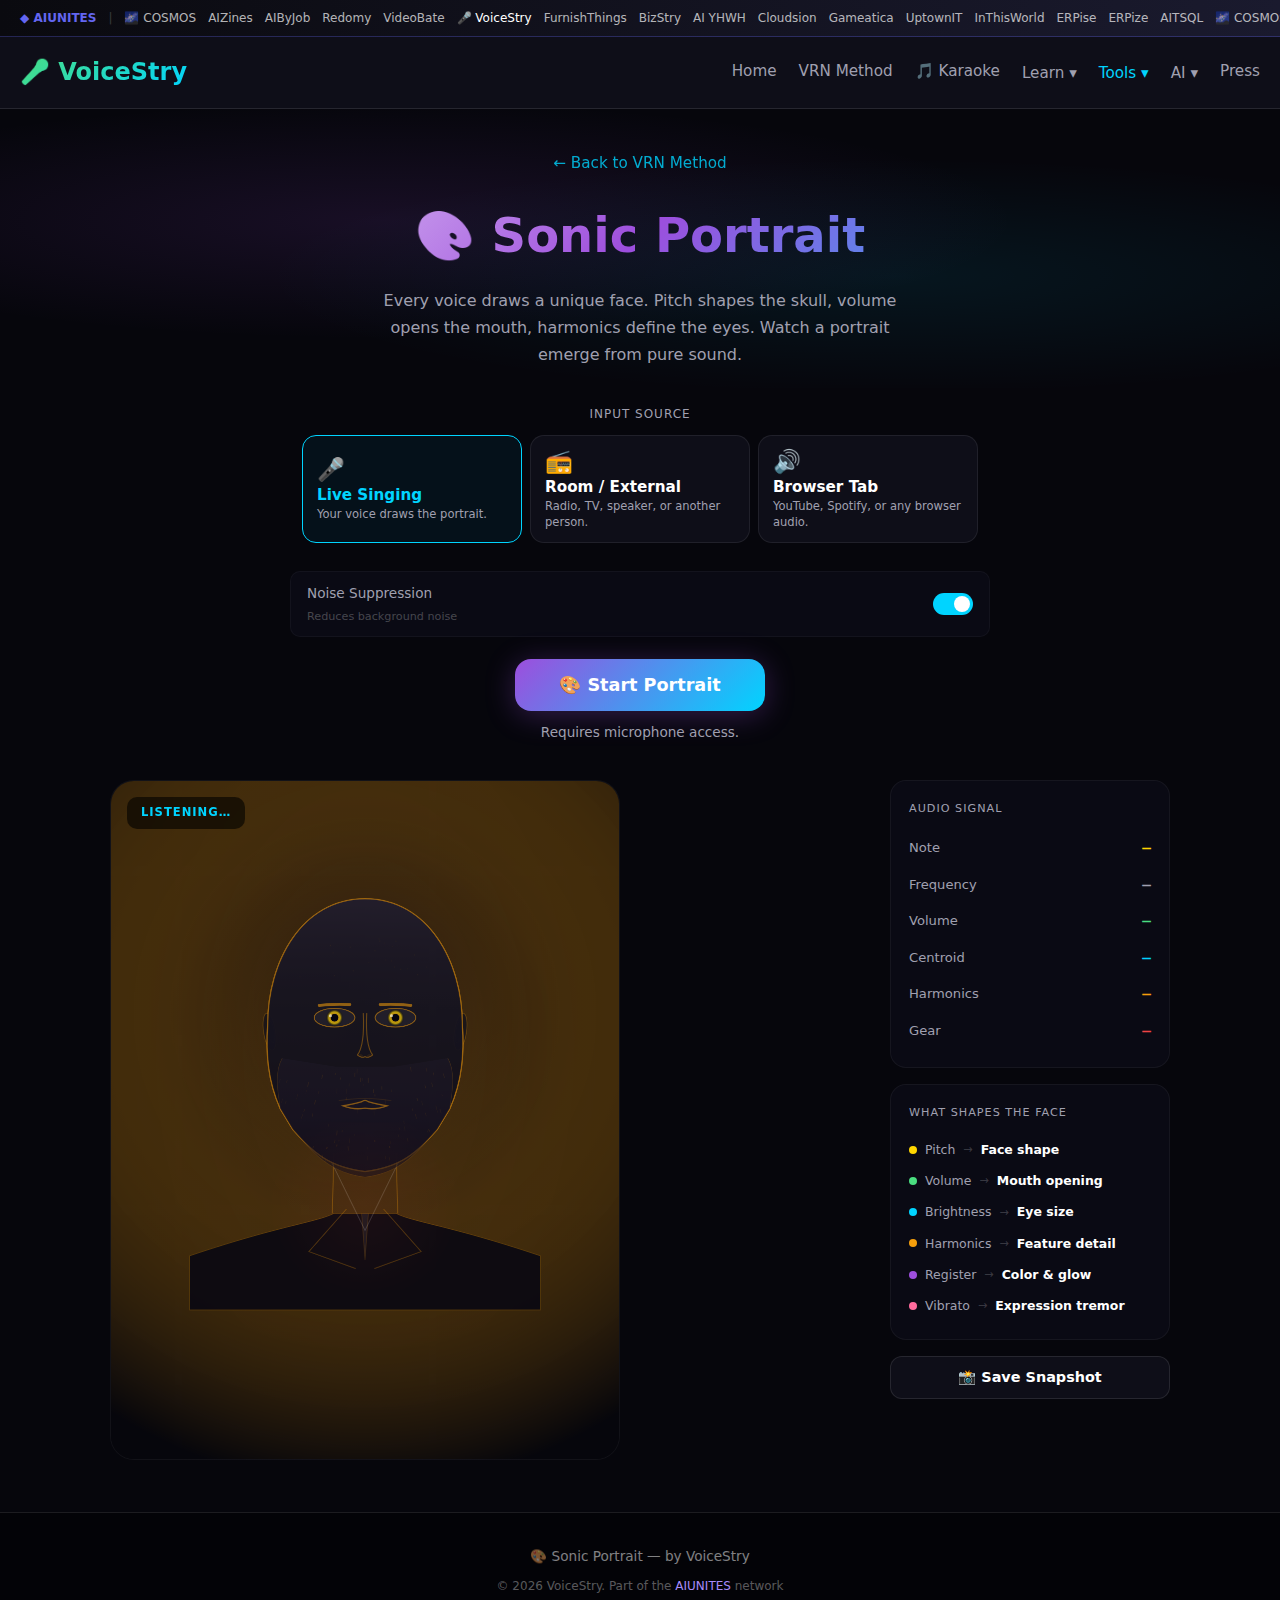
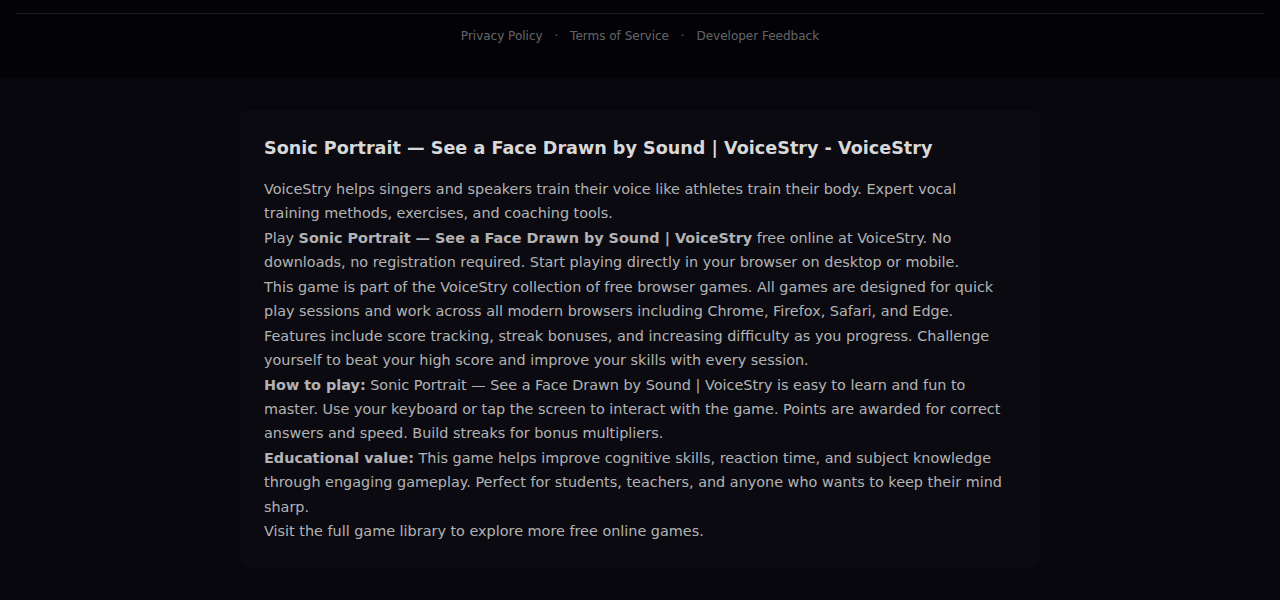
<file: sonic-portrait.html>
﻿<!DOCTYPE html>
<html lang="en">
<head>
  <meta charset="UTF-8">
  <meta name="viewport" content="width=device-width, initial-scale=1.0">
  <title>Sonic Portrait — See a Face Drawn by Sound | VoiceStry</title>
  <meta name="description" content="Watch a face emerge from sonic vibrations in real time. Pitch shapes the face, volume opens the mouth, harmonics define the eyes — every voice draws a unique portrait.">
  <meta name="keywords" content="sonic portrait, voice visualization, audio face, sound art, vocal resonance, voice to image, generative art">
  <meta name="author" content="Tom Sans / AIUNITES">
  <meta property="og:title" content="Sonic Portrait — A Face Drawn by Sound">
  <meta property="og:description" content="Every voice draws a unique face. Watch sonic vibrations shape a portrait in real time.">
  <meta property="og:type" content="article">
  <link rel="icon" type="image/svg+xml" href="data:image/svg+xml,<svg xmlns='http://www.w3.org/2000/svg' viewBox='0 0 100 100'><text y='.9em' font-size='90'>🎨</text></svg>">

  <link rel="stylesheet" href="css/style.css">
  <style>
    *{margin:0;padding:0;box-sizing:border-box}
    :root{--bg-dark:#06060c;--bg-card:#0e0e18;--bg-panel:#0a0a14;--text-primary:#fff;--text-secondary:#a0a0b0;--accent-purple:#9d4edd;--accent-cyan:#00d4ff;--accent-gold:#ffd700;--accent-pink:#ff6b9d;--accent-green:#4ade80;--accent-orange:#f59e0b;--accent-red:#ef4444}
    body{font-family:'Segoe UI',system-ui,-apple-system,sans-serif;background:var(--bg-dark);color:var(--text-primary);line-height:1.7}

    /* Webring */
    .aiunites-bar{background:linear-gradient(90deg,#0a0a0f,#1a1a2e);border-bottom:1px solid rgba(99,102,241,.3);padding:8px 0;font-size:12px}.aiunites-bar-content{max-width:1400px;margin:0 auto;padding:0 20px;display:flex;align-items:center;gap:12px;overflow-x:auto;scrollbar-width:none}.aiunites-bar-content::-webkit-scrollbar{display:none}.aiunites-bar a{color:rgba(255,255,255,.7);text-decoration:none;white-space:nowrap;transition:color .2s}.aiunites-bar a:hover{color:#fff}.aiunites-bar-brand{color:#6366f1!important;font-weight:600}.aiunites-bar-active{color:#fff!important;text-decoration:underline;text-underline-offset:3px}.aiunites-bar-divider{color:rgba(255,255,255,.2)}

    /* Nav */
    .nav{background:var(--bg-card);padding:15px 20px;display:flex;justify-content:space-between;align-items:center;border-bottom:1px solid rgba(255,255,255,0.1);position:sticky;top:0;z-index:100}
    .nav-logo{font-size:1.5rem;font-weight:800;text-decoration:none;background:linear-gradient(135deg,var(--accent-green),var(--accent-cyan));-webkit-background-clip:text;-webkit-text-fill-color:transparent;background-clip:text}
    .nav-links{display:flex;gap:22px;flex-wrap:wrap}.nav-links a{color:var(--text-secondary);text-decoration:none;font-size:0.95rem;transition:color 0.3s}.nav-links a:hover,.nav-links a.active{color:var(--accent-cyan)}

    /* Hero */
    .hero{padding:40px 20px 20px;text-align:center;background:radial-gradient(ellipse at 30% 40%,rgba(157,78,221,0.12) 0%,transparent 50%),radial-gradient(ellipse at 70% 60%,rgba(0,212,255,0.08) 0%,transparent 50%),var(--bg-dark)}
    .hero h1{font-size:clamp(1.8rem,5vw,3rem);margin-bottom:10px;background:linear-gradient(135deg,#fff,var(--accent-purple),var(--accent-cyan));-webkit-background-clip:text;-webkit-text-fill-color:transparent;background-clip:text}
    .hero-sub{font-size:1rem;color:var(--text-secondary);max-width:560px;margin:0 auto}

    /* Input Source */
    .input-source{max-width:740px;margin:0 auto;padding:16px 20px}
    .input-source-label{font-size:0.75rem;color:var(--text-secondary);text-transform:uppercase;letter-spacing:1px;margin-bottom:10px;text-align:center}
    .source-tabs{display:flex;gap:8px;justify-content:center;margin-bottom:12px;flex-wrap:wrap}
    .source-tab{flex:1;min-width:170px;max-width:220px;padding:12px 14px;border-radius:14px;border:1px solid rgba(255,255,255,0.08);background:var(--bg-card);color:var(--text-secondary);cursor:pointer;transition:all 0.25s;text-align:left;font-family:inherit}
    .source-tab:hover{border-color:rgba(255,255,255,0.15);background:rgba(255,255,255,0.03)}
    .source-tab.active{border-color:var(--accent-cyan);background:rgba(0,212,255,0.06)}
    .source-tab .st-icon{font-size:1.4rem;margin-bottom:4px;display:block}
    .source-tab .st-title{font-size:0.95rem;font-weight:700;color:var(--text-primary);display:block;margin-bottom:2px}
    .source-tab .st-desc{font-size:0.72rem;color:var(--text-secondary);line-height:1.4}
    .source-tab.active .st-title{color:var(--accent-cyan)}

    .source-settings{max-width:740px;margin:0 auto;padding:0 20px}
    .setting-row-inline{display:flex;align-items:center;justify-content:space-between;padding:10px 16px;background:var(--bg-panel);border-radius:10px;margin-bottom:6px;border:1px solid rgba(255,255,255,0.04)}
    .setting-row-inline .sri-label{font-size:0.85rem;color:var(--text-secondary)}
    .setting-row-inline .sri-hint{font-size:0.7rem;color:rgba(255,255,255,0.25);margin-top:2px}
    .toggle-sm{position:relative;display:inline-block;width:40px;height:22px}
    .toggle-sm input{opacity:0;width:0;height:0}
    .toggle-sm .slider{position:absolute;cursor:pointer;top:0;left:0;right:0;bottom:0;background:rgba(255,255,255,0.1);border-radius:22px;transition:0.3s}
    .toggle-sm .slider:before{content:"";position:absolute;height:16px;width:16px;left:3px;bottom:3px;background:#fff;border-radius:50%;transition:0.3s}
    .toggle-sm input:checked+.slider{background:var(--accent-cyan)}
    .toggle-sm input:checked+.slider:before{transform:translateX(18px)}
    .stream-info{max-width:740px;margin:6px auto 0;padding:10px 16px;background:rgba(245,158,11,0.06);border:1px solid rgba(245,158,11,0.15);border-radius:10px;font-size:0.78rem;color:var(--accent-orange);line-height:1.5;display:none;text-align:center}
    .stream-info.show{display:block}

    /* Start */
    .start-section{text-align:center;padding:16px}
    .start-btn{padding:16px 44px;border-radius:16px;border:none;font-size:1.1rem;font-weight:800;cursor:pointer;transition:all 0.3s;font-family:inherit;color:#fff;background:linear-gradient(135deg,var(--accent-purple),var(--accent-cyan));box-shadow:0 4px 30px rgba(157,78,221,0.3)}
    .start-btn:hover{transform:translateY(-3px);box-shadow:0 8px 40px rgba(157,78,221,0.5)}
    .start-btn.listening{background:linear-gradient(135deg,var(--accent-green),var(--accent-cyan));box-shadow:0 4px 30px rgba(74,222,128,0.3);animation:pulse 2s infinite}
    @keyframes pulse{0%,100%{box-shadow:0 4px 30px rgba(74,222,128,0.3)}50%{box-shadow:0 4px 40px rgba(74,222,128,0.6)}}
    .mic-hint{font-size:0.85rem;color:var(--text-secondary);margin-top:10px}

    /* Portrait Layout */
    .portrait-section{max-width:1100px;margin:0 auto;padding:20px;display:grid;grid-template-columns:1fr 280px;gap:24px;align-items:start}

    /* Canvas */
    .canvas-wrap{position:relative;background:radial-gradient(ellipse at 50% 40%,rgba(157,78,221,0.04) 0%,var(--bg-dark) 70%);border-radius:24px;border:1px solid rgba(255,255,255,0.05);overflow:hidden;aspect-ratio:3/4;max-height:680px}
    canvas#portraitCanvas{width:100%;height:100%;display:block}
    .canvas-badge{position:absolute;top:16px;left:16px;padding:6px 14px;border-radius:10px;background:rgba(0,0,0,0.6);backdrop-filter:blur(8px);font-size:0.72rem;font-weight:700;color:var(--accent-cyan);letter-spacing:1px;text-transform:uppercase}

    /* Stats Panel */
    .stats-panel{display:flex;flex-direction:column;gap:16px}
    .stat-card{background:var(--bg-panel);border-radius:16px;padding:18px;border:1px solid rgba(255,255,255,0.05)}
    .stat-card-label{font-size:0.7rem;color:var(--text-secondary);text-transform:uppercase;letter-spacing:1px;margin-bottom:12px}
    .stat-row{display:flex;justify-content:space-between;align-items:center;padding:6px 0}
    .stat-name{font-size:0.82rem;color:var(--text-secondary)}
    .stat-val{font-size:0.9rem;font-weight:800;font-family:'Courier New',monospace}
    .mapping-row{display:flex;align-items:center;gap:8px;padding:5px 0;font-size:0.78rem;color:var(--text-secondary)}
    .mapping-dot{width:8px;height:8px;border-radius:50%;flex-shrink:0}
    .mapping-arrow{color:rgba(255,255,255,0.2);font-size:0.7rem}
    .mapping-target{color:var(--text-primary);font-weight:600}

    /* Snapshot */
    .snapshot-btn{width:100%;padding:12px;border-radius:12px;border:1px solid rgba(255,255,255,0.1);background:var(--bg-card);color:var(--text-primary);font-size:0.9rem;font-weight:700;cursor:pointer;transition:all 0.2s;font-family:inherit}
    .snapshot-btn:hover{border-color:var(--accent-purple);background:rgba(157,78,221,0.08)}

    /* Idle */
    .idle-portrait{text-align:center;padding:60px 20px;color:var(--text-secondary);max-width:500px;margin:0 auto}
    .idle-portrait .idle-icon{font-size:4rem;margin-bottom:20px;opacity:0.3}
    .idle-portrait p{font-size:1rem}

    @media(max-width:768px){
      .nav{flex-direction:column;gap:12px}.nav-links{flex-wrap:wrap;justify-content:center;gap:12px}
      .portrait-section{grid-template-columns:1fr}
      .canvas-wrap{max-height:500px}
    }
  </style>
<script async src="https://www.googletagmanager.com/gtag/js?id=G-VP15KRLV6P"></script><script>window.dataLayer=window.dataLayer||[];function gtag(){dataLayer.push(arguments);}gtag('js',new Date());gtag('config','G-VP15KRLV6P');</script><link rel="canonical" href="https://voicestry.com/sonic-portrait.html"><meta property="og:image" content="https://aiunites.github.io/voicestry-site/images/og-image.svg"><meta property="og:image:width" content="1200"><meta property="og:image:height" content="630"><script type="application/ld+json">{"@context":"https://schema.org","@type":"WebSite","name":"VoiceStry","description":"VoiceStry helps singers and speakers train their voice like athletes train their body. Expert vocal training methods, exercises, and coaching tools.","url":"https://voicestry.com/"}</script></head>
<body>
  <div class="aiunites-bar"><div class="aiunites-bar-content"><a href="https://aiunites.github.io/aiunites-site/" class="aiunites-bar-brand">◆ AIUNITES</a><span class="aiunites-bar-divider">|</span><a href="https://aiunites.github.io/cosmostheopera-site/">&#127756; COSMOS</a><a href="https://aiunites.github.io/aizines-app/">AIZines</a><a href="https://aiunites.github.io/aibyjob-demo/">AIByJob</a><a href="https://aiunites.github.io/redomy-demo/">Redomy</a><a href="https://aiunites.github.io/videobate-site/">VideoBate</a><a href="https://aiunites.github.io/voicestry-site/" class="aiunites-bar-active">🎤 VoiceStry</a><a href="https://aiunites.github.io/furnishthings-site/">FurnishThings</a><a href="https://aiunites.github.io/bizstry-site/">BizStry</a><a href="https://aiunites.github.io/aiyhwh-site/">AI YHWH</a><a href="https://aiunites.github.io/cloudsion-site/">Cloudsion</a><a href="https://aiunites.github.io/gameatica-site/">Gameatica</a><a href="https://aiunites.github.io/uptownit-site/">UptownIT</a><a href="https://aiunites.github.io/inthisworld-site/">InThisWorld</a><a href="https://aiunites.github.io/erpise-site/">ERPise</a><a href="https://aiunites.github.io/erpize-site/">ERPize</a><a href="https://aiunites.github.io/aitsql-site/">AITSQL</a><a href="https://aiunites.github.io/cosmostheopera-site/">🌌 COSMOS</a></div></div>

  <nav class="nav"><a href="index.html" class="nav-logo">🎤 VoiceStry</a><div class="nav-links"><a href="index.html">Home</a><a href="vrn-method.html">VRN Method</a><a href="karaoke.html">🎵 Karaoke</a><div class="nav-dropdown"><button class="nav-dropdown-btn">Learn ▾</button><div class="nav-dropdown-menu"><a href="learn.html">Learn VRN</a><a href="5-gears.html">5 Gears</a><a href="vocal-gym.html">Vocal Gym</a></div></div><div class="nav-dropdown"><button class="nav-dropdown-btn active">Tools ▾</button><div class="nav-dropdown-menu"><a href="karaoke.html">🎵 Karaoke</a><a href="pitch-trainer.html">Pitch Trainer</a><a href="sight-reading.html">Sight Reading</a><a href="voice-lab.html">Voice Lab</a><a href="voice-analyzer.html">Live Analyzer</a><a href="vocalist-match.html">Vocalist Match</a><a href="sonic-portrait.html" class="active">Sonic Portrait</a></div></div><div class="nav-dropdown"><button class="nav-dropdown-btn">AI ▾</button><div class="nav-dropdown-menu"><a href="ai-vrn.html">AI + VRN</a><a href="ai-neuro.html">AI + Neuro</a></div></div><a href="press.html">Press</a></div></nav>
  <script>document.querySelectorAll('.nav-dropdown-btn').forEach(function(b){b.addEventListener('click',function(e){e.stopPropagation();var d=b.parentElement,o=d.classList.contains('open');document.querySelectorAll('.nav-dropdown.open').forEach(function(x){x.classList.remove('open')});if(!o)d.classList.add('open')})});document.addEventListener('click',function(){document.querySelectorAll('.nav-dropdown.open').forEach(function(d){d.classList.remove('open')})})</script>

  <section class="hero">
    <a href="vrn-method.html" style="display:inline-block;margin-bottom:18px;color:var(--accent-cyan);text-decoration:none;font-size:0.95rem;opacity:0.8;transition:opacity .2s;" onmouseover="this.style.opacity='1'" onmouseout="this.style.opacity='0.8'">← Back to VRN Method</a>
    <h1>🎨 Sonic Portrait</h1>
    <p class="hero-sub">Every voice draws a unique face. Pitch shapes the skull, volume opens the mouth, harmonics define the eyes. Watch a portrait emerge from pure sound.</p>
  </section>

  <!-- Input Source -->
  <div class="input-source">
    <div class="input-source-label">Input Source</div>
    <div class="source-tabs">
      <button class="source-tab active" data-source="mic">
        <span class="st-icon">🎤</span>
        <span class="st-title">Live Singing</span>
        <span class="st-desc">Your voice draws the portrait.</span>
      </button>
      <button class="source-tab" data-source="room">
        <span class="st-icon">📻</span>
        <span class="st-title">Room / External</span>
        <span class="st-desc">Radio, TV, speaker, or another person.</span>
      </button>
      <button class="source-tab" data-source="stream">
        <span class="st-icon">🔊</span>
        <span class="st-title">Browser Tab</span>
        <span class="st-desc">YouTube, Spotify, or any browser audio.</span>
      </button>
    </div>
  </div>

  <!-- Settings panels -->
  <div class="source-settings" id="micSettings">
    <div class="setting-row-inline">
      <div><div class="sri-label">Noise Suppression</div><div class="sri-hint">Reduces background noise</div></div>
      <label class="toggle-sm"><input type="checkbox" id="optNoiseSuppression" checked><span class="slider"></span></label>
    </div>
  </div>
  <div class="source-settings" id="roomSettings" style="display:none">
    <div class="setting-row-inline">
      <div><div class="sri-label">Sensitivity</div><div class="sri-hint">Higher = detects quieter audio</div></div>
      <select id="optRoomSensitivity" style="padding:6px 10px;border-radius:8px;background:var(--bg-dark);border:1px solid rgba(255,255,255,0.1);color:var(--text-primary);font-size:0.85rem;font-family:inherit">
        <option value="low">Low</option><option value="medium" selected>Medium</option><option value="high">High</option>
      </select>
    </div>
  </div>
  <div class="source-settings" id="streamSettings" style="display:none">
    <div class="setting-row-inline">
      <div><div class="sri-label">Sensitivity</div><div class="sri-hint">Higher = detects quieter vocals in mix</div></div>
      <select id="optStreamSensitivity" style="padding:6px 10px;border-radius:8px;background:var(--bg-dark);border:1px solid rgba(255,255,255,0.1);color:var(--text-primary);font-size:0.85rem;font-family:inherit">
        <option value="low">Low</option><option value="medium" selected>Medium</option><option value="high">High</option>
      </select>
    </div>
  </div>
  <div class="stream-info" id="streamInfo">📺 Click Start and share the browser tab playing audio. The sound from that tab will shape the portrait.</div>

  <div class="start-section">
    <button class="start-btn" id="startBtn">🎨 Start Portrait</button>
    <div class="mic-hint" id="micHint">Requires microphone access.</div>
  </div>

  <!-- Portrait -->
  <div class="portrait-section" id="portraitSection">
    <div class="canvas-wrap">
      <canvas id="portraitCanvas"></canvas>
      <div class="canvas-badge" id="canvasBadge">Listening…</div>
    </div>
    <div class="stats-panel">
      <!-- Audio Stats -->
      <div class="stat-card">
        <div class="stat-card-label">Audio Signal</div>
        <div class="stat-row"><span class="stat-name">Note</span><span class="stat-val" id="sNote" style="color:var(--accent-gold)">—</span></div>
        <div class="stat-row"><span class="stat-name">Frequency</span><span class="stat-val" id="sFreq" style="color:var(--text-secondary)">—</span></div>
        <div class="stat-row"><span class="stat-name">Volume</span><span class="stat-val" id="sVol" style="color:var(--accent-green)">—</span></div>
        <div class="stat-row"><span class="stat-name">Centroid</span><span class="stat-val" id="sCent" style="color:var(--accent-cyan)">—</span></div>
        <div class="stat-row"><span class="stat-name">Harmonics</span><span class="stat-val" id="sHarm" style="color:var(--accent-orange)">—</span></div>
        <div class="stat-row"><span class="stat-name">Gear</span><span class="stat-val" id="sGear" style="color:var(--accent-red)">—</span></div>
      </div>

      <!-- Mappings -->
      <div class="stat-card">
        <div class="stat-card-label">What Shapes the Face</div>
        <div class="mapping-row"><span class="mapping-dot" style="background:var(--accent-gold)"></span>Pitch <span class="mapping-arrow">→</span> <span class="mapping-target">Face shape</span></div>
        <div class="mapping-row"><span class="mapping-dot" style="background:var(--accent-green)"></span>Volume <span class="mapping-arrow">→</span> <span class="mapping-target">Mouth opening</span></div>
        <div class="mapping-row"><span class="mapping-dot" style="background:var(--accent-cyan)"></span>Brightness <span class="mapping-arrow">→</span> <span class="mapping-target">Eye size</span></div>
        <div class="mapping-row"><span class="mapping-dot" style="background:var(--accent-orange)"></span>Harmonics <span class="mapping-arrow">→</span> <span class="mapping-target">Feature detail</span></div>
        <div class="mapping-row"><span class="mapping-dot" style="background:var(--accent-purple)"></span>Register <span class="mapping-arrow">→</span> <span class="mapping-target">Color & glow</span></div>
        <div class="mapping-row"><span class="mapping-dot" style="background:var(--accent-pink)"></span>Vibrato <span class="mapping-arrow">→</span> <span class="mapping-target">Expression tremor</span></div>
      </div>

      <!-- Snapshot -->
      <button class="snapshot-btn" id="snapshotBtn">📸 Save Snapshot</button>
    </div>
  </div>

  <div class="idle-portrait" id="idlePortrait" style="display:none">
    <div class="idle-icon">🎨</div>
    <p>Start listening and a face will emerge from the sound…</p>
  </div>

  <footer style="background:rgba(0,0,0,0.4);border-top:1px solid rgba(255,255,255,0.1);padding:2rem 1rem;text-align:center;font-family:system-ui,sans-serif;margin-top:2rem;">
    <p style="color:rgba(255,255,255,0.5);font-size:0.85rem;margin:0 0 0.5rem;">🎨 Sonic Portrait — by VoiceStry</p>
    <p style="color:rgba(255,255,255,0.35);font-size:0.75rem;margin:0 0 0.75rem;">&copy; 2026 VoiceStry. Part of the <a href="https://aiunites.github.io/aiunites-site/" style="color:#a78bfa;">AIUNITES</a> network</p>
    <div style="margin-top:1rem;padding-top:0.75rem;border-top:1px solid rgba(255,255,255,0.1);font-size:0.75rem;color:rgba(255,255,255,0.4);text-align:center;">
      <a href="https://aiunites.github.io/aiunites-site/legal.html#privacy" style="color:rgba(255,255,255,0.4);margin:0 8px;">Privacy Policy</a> &middot;
      <a href="https://aiunites.github.io/aiunites-site/legal.html#terms" style="color:rgba(255,255,255,0.4);margin:0 8px;">Terms of Service</a> &middot;
      <a href="https://github.com/AIUNITES/voicestry-site/issues" target="_blank" style="color:rgba(255,255,255,0.4);margin:0 8px;">Developer Feedback</a>
    </div>
  </footer>

<script>
// ============================================================
// SONIC PORTRAIT ENGINE
// ============================================================

// --- Note helpers ---
var NOTE_NAMES = ['C','C#','D','D#','E','F','F#','G','G#','A','A#','B'];
function freqToMidi(f){return 12*Math.log2(f/440)+69}
function midiToNote(m){return NOTE_NAMES[Math.round(m)%12]+(Math.floor(Math.round(m)/12)-1)}

// --- Gear detection (simplified) ---
function autoGear(midi){
  if(midi<48) return 1;
  if(midi<56) return 1;
  if(midi<63) return 2;
  if(midi<72) return 3;
  if(midi<80) return 4;
  return 5;
}

// Gear color palettes
var GEAR_PALETTES = {
  1: { primary:'#ef4444', secondary:'#f59e0b', glow:'rgba(239,68,68,0.15)', bg:'rgba(239,68,68,0.03)' },
  2: { primary:'#f59e0b', secondary:'#ffd700', glow:'rgba(245,158,11,0.15)', bg:'rgba(245,158,11,0.03)' },
  3: { primary:'#ffd700', secondary:'#fff', glow:'rgba(255,215,0,0.2)', bg:'rgba(255,215,0,0.03)' },
  4: { primary:'#00d4ff', secondary:'#9d4edd', glow:'rgba(0,212,255,0.15)', bg:'rgba(0,212,255,0.03)' },
  5: { primary:'#9d4edd', secondary:'#ff6b9d', glow:'rgba(157,78,221,0.2)', bg:'rgba(157,78,221,0.03)' }
};

// --- Audio state ---
var audioCtx=null, analyserNode=null, micStream=null, isListening=false, rafId=null;
var inputSource='mic';
var streamFilters=[];

// Smoothed values for animation
var S = {
  pitch:0, pitchTarget:0,
  vol:0, volTarget:0,
  cent:0, centTarget:0,
  harm:0, harmTarget:0,
  gear:2, gearTarget:2,
  vibAmp:0, vibTarget:0,
  vibPhase:0,
  breathe:0 // ambient breathing animation
};

// Pitch history for vibrato detection
var pitchHist=[], vibratoRate=0, vibratoDepth=0;

// Sensitivity thresholds
var SENSITIVITY={
  low:{silenceFloor:0.015,voiceGate:0.02},
  medium:{silenceFloor:0.008,voiceGate:0.012},
  high:{silenceFloor:0.004,voiceGate:0.006}
};

function getThresholds(){
  if(inputSource==='mic') return {silenceFloor:0.008,voiceGate:0.015};
  var sel = inputSource==='room' ? 'optRoomSensitivity' : 'optStreamSensitivity';
  var el = document.getElementById(sel);
  var v = el ? el.value : 'medium';
  return SENSITIVITY[v]||SENSITIVITY.medium;
}

// --- Vocal isolation filter chain ---
function buildVocalIsolation(ctx,src){
  var hp=ctx.createBiquadFilter();hp.type='highpass';hp.frequency.value=80;hp.Q.value=0.7;
  var lp=ctx.createBiquadFilter();lp.type='lowpass';lp.frequency.value=5000;lp.Q.value=0.7;
  var pk=ctx.createBiquadFilter();pk.type='peaking';pk.frequency.value=3000;pk.gain.value=4;pk.Q.value=1.0;
  src.connect(hp);hp.connect(lp);lp.connect(pk);
  streamFilters=[hp,lp,pk];
  return pk;
}

// --- Pitch detection (autocorrelation) ---
function detectPitch(buf,sr){
  var mx=0;for(var i=0;i<buf.length;i++){var a=Math.abs(buf[i]);if(a>mx)mx=a}
  if(mx<0.01)return -1;
  var n=new Float32Array(buf.length);for(var i=0;i<buf.length;i++)n[i]=buf[i]/mx;
  var minP=Math.floor(sr/1200),maxP=Math.floor(sr/40);
  var bestC=0,bestP=0;
  for(var p=minP;p<maxP&&p<n.length/2;p++){
    var c=0;for(var i=0;i<n.length/2;i++)c+=n[i]*n[i+p];
    if(c>bestC){bestC=c;bestP=p}
  }
  if(bestC<n.length*0.004)return -1;
  return sr/bestP;
}

// Spectral centroid
function getCentroid(fd,sr,fft){
  var ws=0,s=0,bHz=sr/fft;
  for(var i=1;i<fd.length;i++){ws+=i*bHz*fd[i];s+=fd[i]}
  return s>0?ws/s:0;
}

// Harmonic richness
function getHarmonics(fd,fund,sr,fft){
  if(fund<=0)return 0;
  var bHz=sr/fft,fb=Math.round(fund/bHz),fe=0,he=0;
  for(var i=Math.max(0,fb-2);i<=Math.min(fd.length-1,fb+2);i++)fe+=fd[i]*fd[i];
  for(var h=2;h<=8;h++){
    var hb=Math.round(fund*h/bHz);
    for(var i=Math.max(0,hb-2);i<=Math.min(fd.length-1,hb+2);i++)he+=fd[i]*fd[i];
  }
  var t=fe+he;return t>0?he/t:0;
}

// Volume (RMS)
function getVol(buf){var s=0;for(var i=0;i<buf.length;i++)s+=buf[i]*buf[i];return Math.sqrt(s/buf.length)}

// Vibrato detection from pitch history
function detectVibrato(){
  if(pitchHist.length<12)return;
  var recent=pitchHist.slice(-20);
  var mean=0;for(var i=0;i<recent.length;i++)mean+=recent[i];mean/=recent.length;
  if(mean===0)return;
  // Convert to cents deviation
  var cents=[];for(var i=0;i<recent.length;i++)cents.push(1200*Math.log2(recent[i]/mean));
  // Peak-to-peak amplitude in cents
  var mn=Infinity,mx=-Infinity;
  for(var i=0;i<cents.length;i++){if(cents[i]<mn)mn=cents[i];if(cents[i]>mx)mx=cents[i]}
  vibratoDepth=mx-mn;
  // Estimate rate by counting zero crossings
  var crossings=0;
  for(var i=1;i<cents.length;i++){if(cents[i-1]*cents[i]<0)crossings++}
  // Rough rate: crossings/2 per (samples/sampleRate) but we're at ~60fps
  vibratoRate=crossings*1.5; // approximate Hz
}

// --- Source tab switching ---
document.querySelectorAll('.source-tab').forEach(function(tab){
  tab.addEventListener('click',function(){
    if(isListening)return;
    document.querySelectorAll('.source-tab').forEach(function(t){t.classList.remove('active')});
    tab.classList.add('active');
    inputSource=tab.dataset.source;
    document.getElementById('micSettings').style.display='none';
    document.getElementById('roomSettings').style.display='none';
    document.getElementById('streamSettings').style.display='none';
    document.getElementById('streamInfo').classList.remove('show');
    if(inputSource==='stream'){
      document.getElementById('streamSettings').style.display='block';
      document.getElementById('streamInfo').classList.add('show');
      document.getElementById('micHint').textContent='Captures audio from a browser tab.';
      document.getElementById('startBtn').textContent='🔊 Start Portrait';
    } else if(inputSource==='room'){
      document.getElementById('roomSettings').style.display='block';
      document.getElementById('micHint').textContent='Uses microphone to pick up room audio. Point mic toward the source.';
      document.getElementById('startBtn').textContent='📻 Start Portrait';
    } else {
      document.getElementById('micSettings').style.display='block';
      document.getElementById('micHint').textContent='Requires microphone access.';
      document.getElementById('startBtn').textContent='🎨 Start Portrait';
    }
  });
});

// --- Start / Stop ---
var startBtn=document.getElementById('startBtn');
startBtn.addEventListener('click',async function(){
  if(isListening){stopListening();return}
  try{
    audioCtx=new(window.AudioContext||window.webkitAudioContext)();

    if(inputSource==='stream'){
      try{micStream=await navigator.mediaDevices.getDisplayMedia({video:true,audio:true})}
      catch(e){alert('Tab sharing cancelled.');if(audioCtx)audioCtx.close();return}
      if(micStream.getAudioTracks().length===0){alert('No audio track. Make sure "Share tab audio" is checked.');micStream.getTracks().forEach(function(t){t.stop()});audioCtx.close();return}
      micStream.getVideoTracks().forEach(function(t){t.stop()});
      var src=audioCtx.createMediaStreamSource(micStream);
      analyserNode=audioCtx.createAnalyser();analyserNode.fftSize=8192;analyserNode.smoothingTimeConstant=0.75;
      var last=buildVocalIsolation(audioCtx,src);last.connect(analyserNode);
      micStream.getAudioTracks()[0].addEventListener('ended',function(){stopListening()});
    } else if(inputSource==='room'){
      micStream=await navigator.mediaDevices.getUserMedia({audio:{echoCancellation:false,noiseSuppression:false,autoGainControl:true}});
      var src=audioCtx.createMediaStreamSource(micStream);
      analyserNode=audioCtx.createAnalyser();analyserNode.fftSize=8192;analyserNode.smoothingTimeConstant=0.75;
      var last=buildVocalIsolation(audioCtx,src);last.connect(analyserNode);
    } else {
      var ns=document.getElementById('optNoiseSuppression').checked;
      micStream=await navigator.mediaDevices.getUserMedia({audio:{echoCancellation:true,noiseSuppression:ns,autoGainControl:true}});
      var src=audioCtx.createMediaStreamSource(micStream);
      analyserNode=audioCtx.createAnalyser();analyserNode.fftSize=8192;analyserNode.smoothingTimeConstant=0.8;
      src.connect(analyserNode);
    }

    isListening=true;
    startBtn.textContent='⏹ Stop';startBtn.classList.add('listening');
    document.querySelectorAll('.source-tab').forEach(function(t){t.style.opacity='0.5';t.style.pointerEvents='none'});

    // Size canvas
    var canvas=document.getElementById('portraitCanvas');
    var wrap=canvas.parentElement;
    canvas.width=wrap.offsetWidth*2;
    canvas.height=wrap.offsetHeight*2;

    processAudio();
  } catch(e){
    alert('Could not access audio: '+e.message);
    if(audioCtx)audioCtx.close();
  }
});

function stopListening(){
  isListening=false;
  if(micStream)micStream.getTracks().forEach(function(t){t.stop()});
  if(rafId)cancelAnimationFrame(rafId);
  streamFilters=[];
  if(audioCtx)audioCtx.close();
  startBtn.textContent='🎨 Start Portrait';startBtn.classList.remove('listening');
  document.querySelectorAll('.source-tab').forEach(function(t){t.style.opacity='1';t.style.pointerEvents='auto'});
}

// --- Main audio loop ---
function processAudio(){
  if(!isListening)return;
  rafId=requestAnimationFrame(processAudio);

  var bufLen=analyserNode.fftSize;
  var timeBuf=new Float32Array(bufLen);
  var freqBuf=new Uint8Array(analyserNode.frequencyBinCount);
  analyserNode.getFloatTimeDomainData(timeBuf);
  analyserNode.getByteFrequencyData(freqBuf);

  var sr=audioCtx.sampleRate;
  var freq=detectPitch(timeBuf,sr);
  var vol=getVol(timeBuf);
  var cent=getCentroid(freqBuf,sr,bufLen);
  var harm=freq>0?getHarmonics(freqBuf,freq,sr,bufLen):0;
  var thresh=getThresholds();

  if(freq>0 && vol>thresh.voiceGate){
    var midi=freqToMidi(freq);
    S.pitchTarget=midi;
    S.volTarget=Math.min(1,vol*8);
    S.centTarget=Math.min(1,cent/4000);
    S.harmTarget=harm;
    S.gearTarget=autoGear(midi);

    pitchHist.push(freq);
    if(pitchHist.length>30)pitchHist.shift();
    detectVibrato();
    S.vibTarget=Math.min(1,vibratoDepth/60);

    // Update stats
    document.getElementById('sNote').textContent=midiToNote(midi);
    document.getElementById('sFreq').textContent=Math.round(freq)+' Hz';
    document.getElementById('sVol').textContent=Math.round(vol*1000)/10+'%';
    document.getElementById('sCent').textContent=Math.round(cent)+' Hz';
    document.getElementById('sHarm').textContent=Math.round(harm*100)+'%';
    document.getElementById('sGear').textContent='Gear '+S.gearTarget;
  } else if(vol<thresh.silenceFloor) {
    S.volTarget=0;
    S.vibTarget=0;
  }

  // Smooth everything
  var lerp=0.12;
  S.pitch+=(S.pitchTarget-S.pitch)*lerp;
  S.vol+=(S.volTarget-S.vol)*lerp;
  S.cent+=(S.centTarget-S.cent)*lerp;
  S.harm+=(S.harmTarget-S.harm)*lerp;
  S.gear+=(S.gearTarget-S.gear)*0.05;
  S.vibAmp+=(S.vibTarget-S.vibAmp)*0.08;
  S.vibPhase+=vibratoRate*0.1;
  S.breathe+=0.015;

  drawPortrait();
}

// ============================================================
// PORTRAIT RENDERER
// ============================================================

function drawPortrait(){
  var canvas=document.getElementById('portraitCanvas');
  var ctx=canvas.getContext('2d');
  var W=canvas.width, H=canvas.height;
  var cx=W/2, cy=H*0.38;

  // Gear color
  var gIdx=Math.round(S.gear);
  if(gIdx<1)gIdx=1;if(gIdx>5)gIdx=5;
  var pal=GEAR_PALETTES[gIdx];

  // Derived values
  var pitchNorm=Math.max(0,Math.min(1,(S.pitch-40)/50));
  var volume=S.vol;
  var brightness=S.cent;
  var richness=S.harm;
  var vibOsc=Math.sin(S.vibPhase)*S.vibAmp;
  var breathOsc=Math.sin(S.breathe)*0.008;

  // --- Clear ---
  ctx.clearRect(0,0,W,H);
  var bg=ctx.createRadialGradient(cx,cy*0.9,0,cx,cy*0.9,H*0.7);
  bg.addColorStop(0,pal.bg);
  bg.addColorStop(1,'rgba(6,6,12,1)');
  ctx.fillStyle=bg;
  ctx.fillRect(0,0,W,H);

  var sc=Math.min(W,H)/600;

  // --- HEAD DIMENSIONS (masculine proportions) ---
  var headW=(125+pitchNorm*(-25)+volume*12+breathOsc*200)*sc;
  var headH=(155+pitchNorm*25-volume*5)*sc;
  var jawW=headW*(0.92-pitchNorm*0.12); // wider stronger jaw
  var chinW=jawW*0.35;

  ctx.save();
  ctx.translate(cx,cy);

  // Head glow
  var glowR=Math.max(headW,headH)*1.4;
  var glow=ctx.createRadialGradient(0,0,glowR*0.2,0,0,glowR);
  glow.addColorStop(0,pal.glow);
  glow.addColorStop(1,'rgba(0,0,0,0)');
  ctx.fillStyle=glow;
  ctx.fillRect(-glowR,-glowR,glowR*2,glowR*2);

  // --- NECK & SUIT COLLAR (drawn first, behind head) ---
  var neckW=headW*0.32;
  var neckTop=headH*0.82;
  var neckBot=headH*1.25;
  var shoulderW=headW*1.8;

  // Suit shoulders
  ctx.beginPath();
  ctx.moveTo(-neckW,neckBot);
  ctx.bezierCurveTo(-neckW*1.5,neckBot+10*sc, -shoulderW*0.5,neckBot+15*sc, -shoulderW,neckBot+50*sc);
  ctx.lineTo(-shoulderW,H*0.4);
  ctx.lineTo(shoulderW,H*0.4);
  ctx.lineTo(shoulderW,neckBot+50*sc);
  ctx.bezierCurveTo(shoulderW*0.5,neckBot+15*sc, neckW*1.5,neckBot+10*sc, neckW,neckBot);
  ctx.closePath();
  ctx.fillStyle='rgba(12,10,18,0.95)';
  ctx.fill();
  ctx.strokeStyle=pal.primary;
  ctx.lineWidth=1*sc;
  ctx.globalAlpha=0.2;
  ctx.stroke();
  ctx.globalAlpha=1;

  // Lapels
  ctx.beginPath();
  ctx.moveTo(-neckW*0.6,neckBot-5*sc);
  ctx.lineTo(-neckW*1.8,neckBot+45*sc);
  ctx.lineTo(-neckW*0.3,neckBot+65*sc);
  ctx.strokeStyle=pal.primary;
  ctx.lineWidth=1.2*sc;
  ctx.globalAlpha=0.25;
  ctx.stroke();
  ctx.beginPath();
  ctx.moveTo(neckW*0.6,neckBot-5*sc);
  ctx.lineTo(neckW*1.8,neckBot+45*sc);
  ctx.lineTo(neckW*0.3,neckBot+65*sc);
  ctx.stroke();
  ctx.globalAlpha=1;

  // Tie
  ctx.beginPath();
  ctx.moveTo(-4*sc,neckBot);
  ctx.lineTo(0,neckBot+55*sc);
  ctx.lineTo(4*sc,neckBot);
  ctx.fillStyle='rgba(255,255,255,0.06)';
  ctx.fill();
  ctx.strokeStyle=pal.primary;
  ctx.lineWidth=0.8*sc;
  ctx.globalAlpha=0.2;
  ctx.stroke();
  ctx.globalAlpha=1;

  // Shirt collar V
  ctx.beginPath();
  ctx.moveTo(-neckW-4*sc,neckTop+8*sc);
  ctx.lineTo(0,neckBot+20*sc);
  ctx.lineTo(neckW+4*sc,neckTop+8*sc);
  ctx.strokeStyle='rgba(255,255,255,0.15)';
  ctx.lineWidth=1.2*sc;
  ctx.stroke();

  // Neck
  ctx.beginPath();
  ctx.moveTo(-neckW,neckTop);
  ctx.lineTo(-neckW*1.05,neckBot);
  ctx.moveTo(neckW,neckTop);
  ctx.lineTo(neckW*1.05,neckBot);
  ctx.strokeStyle=pal.primary;
  ctx.lineWidth=1.2*sc;
  ctx.globalAlpha=0.3;
  ctx.stroke();
  ctx.globalAlpha=1;

  // --- EARS (behind head edges) ---
  [-1,1].forEach(function(side){
    var earX=side*headW*0.98;
    var earY=-headH*0.05;
    var earH=22*sc;
    ctx.beginPath();
    ctx.ellipse(earX,earY,7*sc,earH,side*0.15,0,Math.PI*2);
    ctx.fillStyle='rgba(20,18,28,0.8)';
    ctx.fill();
    ctx.strokeStyle=pal.primary;
    ctx.lineWidth=1*sc;
    ctx.globalAlpha=0.25;
    ctx.stroke();
    ctx.globalAlpha=1;
    // Inner ear detail
    ctx.beginPath();
    ctx.ellipse(earX-side*2*sc,earY,3.5*sc,earH*0.6,side*0.15,0,Math.PI*2);
    ctx.strokeStyle=pal.primary;
    ctx.lineWidth=0.7*sc;
    ctx.globalAlpha=0.15;
    ctx.stroke();
    ctx.globalAlpha=1;
  });

  // --- HEAD OUTLINE (strong angular jaw) ---
  ctx.beginPath();
  ctx.moveTo(0,-headH);
  // Right forehead
  ctx.bezierCurveTo(headW*0.65,-headH, headW,-headH*0.55, headW,-headH*0.1);
  // Right temple to cheekbone (wider, more angular)
  ctx.bezierCurveTo(headW*1.02,headH*0.1, headW*1.0,headH*0.3, jawW,headH*0.5);
  // Strong jaw angle
  ctx.lineTo(jawW*0.85,headH*0.65);
  // Jaw to chin (angular, not round)
  ctx.bezierCurveTo(jawW*0.6,headH*0.82, chinW*1.2,headH*(0.92+volume*0.04+vibOsc*0.015), 0,headH*(0.95+volume*0.04+vibOsc*0.015));
  // Left chin to jaw
  ctx.bezierCurveTo(-chinW*1.2,headH*(0.92+volume*0.04+vibOsc*0.015), -jawW*0.6,headH*0.82, -jawW*0.85,headH*0.65);
  // Left jaw angle
  ctx.lineTo(-jawW,headH*0.5);
  // Left cheekbone to temple
  ctx.bezierCurveTo(-headW*1.0,headH*0.3, -headW*1.02,headH*0.1, -headW,-headH*0.1);
  // Left side to top
  ctx.bezierCurveTo(-headW,-headH*0.55, -headW*0.65,-headH, 0,-headH);
  ctx.closePath();

  var headGrad=ctx.createLinearGradient(0,-headH,0,headH);
  headGrad.addColorStop(0,'rgba(28,24,38,0.92)');
  headGrad.addColorStop(0.4,'rgba(22,20,32,0.95)');
  headGrad.addColorStop(1,'rgba(16,13,24,0.92)');
  ctx.fillStyle=headGrad;
  ctx.fill();

  ctx.strokeStyle=pal.primary;
  ctx.lineWidth=1.5*sc;
  ctx.globalAlpha=0.35+volume*0.45;
  ctx.stroke();
  ctx.globalAlpha=1;

  // --- CROPPED HAIR (buzz cut / short hair on top) ---
  ctx.save();
  ctx.clip(); // clip to head shape
  var hairGrad=ctx.createLinearGradient(0,-headH*1.1,0,-headH*0.2);
  hairGrad.addColorStop(0,'rgba(40,35,50,0.7)');
  hairGrad.addColorStop(1,'rgba(25,22,35,0)');
  ctx.fillStyle=hairGrad;
  ctx.fillRect(-headW*1.1,-headH*1.1,headW*2.2,headH*0.9);
  // Hair texture - tiny stipples
  ctx.fillStyle=pal.primary;
  for(var hi=0;hi<60;hi++){
    var hx=(Math.random()-0.5)*headW*1.6;
    var hy=-headH*(0.4+Math.random()*0.55);
    // Only draw if roughly inside head top
    if(hx*hx/(headW*headW)+hy*hy/(headH*headH*0.7)<0.8){
      ctx.globalAlpha=0.03+Math.random()*0.04;
      ctx.fillRect(hx-0.5*sc,hy-0.5*sc,1*sc,1.5*sc);
    }
  }
  ctx.globalAlpha=1;
  ctx.restore();

  // Re-draw head outline after clip
  ctx.beginPath();
  ctx.moveTo(0,-headH);
  ctx.bezierCurveTo(headW*0.65,-headH, headW,-headH*0.55, headW,-headH*0.1);
  ctx.bezierCurveTo(headW*1.02,headH*0.1, headW*1.0,headH*0.3, jawW,headH*0.5);
  ctx.lineTo(jawW*0.85,headH*0.65);
  ctx.bezierCurveTo(jawW*0.6,headH*0.82, chinW*1.2,headH*(0.92+volume*0.04), 0,headH*(0.95+volume*0.04));
  ctx.bezierCurveTo(-chinW*1.2,headH*(0.92+volume*0.04), -jawW*0.6,headH*0.82, -jawW*0.85,headH*0.65);
  ctx.lineTo(-jawW,headH*0.5);
  ctx.bezierCurveTo(-headW*1.0,headH*0.3, -headW*1.02,headH*0.1, -headW,-headH*0.1);
  ctx.bezierCurveTo(-headW,-headH*0.55, -headW*0.65,-headH, 0,-headH);
  ctx.closePath();
  ctx.strokeStyle=pal.primary;
  ctx.lineWidth=1.5*sc;
  ctx.globalAlpha=0.35+volume*0.45;
  ctx.stroke();
  ctx.globalAlpha=1;

  // --- BEARD (textured lower face) ---
  var beardTop=headH*0.2;
  var beardBot=headH*(0.96+volume*0.04);
  // Beard shape follows jaw
  ctx.save();
  ctx.beginPath();
  // Sideburn right
  ctx.moveTo(headW*0.85,beardTop-10*sc);
  ctx.bezierCurveTo(headW*0.95,beardTop+10*sc, jawW*1.0,headH*0.45, jawW,headH*0.5);
  ctx.lineTo(jawW*0.85,headH*0.65);
  ctx.bezierCurveTo(jawW*0.6,headH*0.82, chinW*1.2,beardBot, 0,beardBot+5*sc);
  // Left side
  ctx.bezierCurveTo(-chinW*1.2,beardBot, -jawW*0.6,headH*0.82, -jawW*0.85,headH*0.65);
  ctx.lineTo(-jawW,headH*0.5);
  ctx.bezierCurveTo(-jawW*1.0,headH*0.45, -headW*0.95,beardTop+10*sc, -headW*0.85,beardTop-10*sc);
  // Close through mouth area (leave mouth gap)
  ctx.lineTo(-headW*0.3,beardTop);
  ctx.lineTo(headW*0.3,beardTop);
  ctx.closePath();
  ctx.clip();

  // Beard fill - dark textured
  var beardGrad=ctx.createLinearGradient(0,beardTop,0,beardBot);
  beardGrad.addColorStop(0,'rgba(30,25,40,0.5)');
  beardGrad.addColorStop(0.5,'rgba(25,20,35,0.7)');
  beardGrad.addColorStop(1,'rgba(20,16,28,0.6)');
  ctx.fillStyle=beardGrad;
  ctx.fillRect(-headW*1.1,beardTop-20*sc,headW*2.2,beardBot-beardTop+40*sc);

  // Beard hair texture - directional strokes
  for(var bi=0;bi<120;bi++){
    var bx=(Math.random()-0.5)*jawW*2.2;
    var by=beardTop+(Math.random())*(beardBot-beardTop+10*sc);
    ctx.beginPath();
    ctx.moveTo(bx,by);
    // Hair grows downward with slight curve toward chin
    var bDir=bx*0.01;
    ctx.lineTo(bx+bDir*sc,by+(2+Math.random()*4)*sc);
    ctx.strokeStyle=pal.primary;
    ctx.lineWidth=(0.5+Math.random()*0.8)*sc;
    ctx.globalAlpha=0.04+Math.random()*0.06;
    ctx.stroke();
  }
  ctx.globalAlpha=1;
  ctx.restore();

  // Beard outline contour
  ctx.beginPath();
  ctx.moveTo(headW*0.85,beardTop-10*sc);
  ctx.bezierCurveTo(headW*0.95,beardTop+10*sc, jawW*1.0,headH*0.45, jawW,headH*0.5);
  ctx.lineTo(jawW*0.85,headH*0.65);
  ctx.bezierCurveTo(jawW*0.6,headH*0.82, chinW*1.2,beardBot, 0,beardBot+5*sc);
  ctx.bezierCurveTo(-chinW*1.2,beardBot, -jawW*0.6,headH*0.82, -jawW*0.85,headH*0.65);
  ctx.lineTo(-jawW,headH*0.5);
  ctx.bezierCurveTo(-jawW*1.0,headH*0.45, -headW*0.95,beardTop+10*sc, -headW*0.85,beardTop-10*sc);
  ctx.strokeStyle=pal.primary;
  ctx.lineWidth=0.8*sc;
  ctx.globalAlpha=0.15+volume*0.1;
  ctx.stroke();
  ctx.globalAlpha=1;

  // --- EYES ---
  var eyeSpread=(38+pitchNorm*(-5))*sc;
  var eyeY=(-headH*0.15);
  var eyeW=(18+brightness*14+richness*6)*sc;
  var eyeH=(8+brightness*10+volume*4)*sc;
  var pupilR=(3+richness*5)*sc;

  drawEye(ctx,-eyeSpread,eyeY,eyeW,eyeH,pupilR,pal,sc,vibOsc);
  drawEye(ctx,eyeSpread,eyeY,eyeW,eyeH,pupilR,pal,sc,vibOsc);

  // --- BROW RIDGE (stronger, more masculine) ---
  var browY=eyeY-eyeH*1.5;
  var browLen=eyeW*1.5;
  var browLift=volume*5*sc+vibOsc*3*sc;
  var browThick=(3+richness*1.5)*sc;
  ctx.lineCap='round';
  ctx.strokeStyle=pal.primary;
  ctx.lineWidth=browThick;
  ctx.globalAlpha=0.45+richness*0.35;
  // Left brow - slightly furrowed
  ctx.beginPath();
  ctx.moveTo(-eyeSpread-browLen*0.5,browY+browLift*0.4+2*sc);
  ctx.quadraticCurveTo(-eyeSpread,browY-browLift,-eyeSpread+browLen*0.5,browY+1*sc);
  ctx.stroke();
  // Right brow
  ctx.beginPath();
  ctx.moveTo(eyeSpread-browLen*0.5,browY+1*sc);
  ctx.quadraticCurveTo(eyeSpread,browY-browLift,eyeSpread+browLen*0.5,browY+browLift*0.4+2*sc);
  ctx.stroke();
  ctx.lineCap='butt';
  ctx.globalAlpha=1;

  // --- NOSE (more defined, bridge + nostrils) ---
  var noseTop=eyeY+eyeH*1.5;
  var noseBot=eyeY+eyeH*2+(20+pitchNorm*5)*sc;
  var noseW=(9+volume*5)*sc;
  ctx.strokeStyle=pal.primary;
  ctx.lineWidth=1.3*sc;
  ctx.globalAlpha=0.3+richness*0.25;
  // Nose bridge (subtle shadow line)
  ctx.beginPath();
  ctx.moveTo(-2*sc,eyeY-eyeH*0.5);
  ctx.bezierCurveTo(-1*sc,noseTop, -noseW*0.3,noseBot-8*sc, -noseW,noseBot);
  ctx.stroke();
  ctx.beginPath();
  ctx.moveTo(2*sc,eyeY-eyeH*0.5);
  ctx.bezierCurveTo(1*sc,noseTop, noseW*0.3,noseBot-8*sc, noseW,noseBot);
  ctx.stroke();
  // Nostrils
  ctx.beginPath();
  ctx.moveTo(-noseW,noseBot);
  ctx.quadraticCurveTo(-noseW*0.5,noseBot+4*sc,0,noseBot+2*sc);
  ctx.quadraticCurveTo(noseW*0.5,noseBot+4*sc,noseW,noseBot);
  ctx.stroke();
  // Nostril openings hint
  ctx.beginPath();
  ctx.ellipse(-noseW*0.55,noseBot+1*sc,3*sc,2*sc,0.2,0,Math.PI*2);
  ctx.fillStyle=pal.primary;
  ctx.globalAlpha=0.08;
  ctx.fill();
  ctx.beginPath();
  ctx.ellipse(noseW*0.55,noseBot+1*sc,3*sc,2*sc,-0.2,0,Math.PI*2);
  ctx.fill();
  ctx.globalAlpha=1;

  // --- MOUTH (through beard) ---
  var mouthY=headH*0.48+vibOsc*5*sc;
  var mouthW=(22+pitchNorm*10+volume*22)*sc;
  var mouthOpen=(2+volume*38)*sc;
  var mouthCurve=pitchNorm*7*sc;

  ctx.beginPath();
  // Upper lip (cupid's bow)
  ctx.moveTo(-mouthW,mouthY);
  ctx.quadraticCurveTo(-mouthW*0.5,mouthY-2*sc,-mouthW*0.15,mouthY-mouthCurve-2*sc);
  ctx.quadraticCurveTo(0,mouthY-mouthCurve-5*sc,mouthW*0.15,mouthY-mouthCurve-2*sc);
  ctx.quadraticCurveTo(mouthW*0.5,mouthY-2*sc,mouthW,mouthY);
  // Lower lip
  ctx.quadraticCurveTo(mouthW*0.5,mouthY+mouthOpen+3*sc,0,mouthY+mouthOpen+mouthCurve*0.3);
  ctx.quadraticCurveTo(-mouthW*0.5,mouthY+mouthOpen+3*sc,-mouthW,mouthY);
  ctx.closePath();

  if(volume>0.03){
    var mGrad=ctx.createRadialGradient(0,mouthY+mouthOpen*0.3,0,0,mouthY+mouthOpen*0.3,mouthOpen*1.8);
    mGrad.addColorStop(0,'rgba(18,4,8,0.95)');
    mGrad.addColorStop(1,'rgba(35,8,16,0.5)');
    ctx.fillStyle=mGrad;
    ctx.fill();
  }
  ctx.strokeStyle=pal.primary;
  ctx.lineWidth=1.5*sc;
  ctx.globalAlpha=0.5+volume*0.4;
  ctx.stroke();
  ctx.globalAlpha=1;

  // Mustache area (above mouth, part of beard)
  ctx.beginPath();
  ctx.moveTo(-mouthW*1.2,mouthY-6*sc);
  ctx.quadraticCurveTo(0,mouthY-10*sc-richness*4*sc,mouthW*1.2,mouthY-6*sc);
  ctx.strokeStyle=pal.primary;
  ctx.lineWidth=1*sc;
  ctx.globalAlpha=0.12;
  ctx.stroke();
  ctx.globalAlpha=1;

  // --- RESONANCE GLOW ZONES ---
  if(gIdx>=3){
    var headGlowA=0.08+(gIdx-3)*0.07;
    var hg=ctx.createRadialGradient(0,-headH*0.75,0,0,-headH*0.75,headW*0.9);
    hg.addColorStop(0,'rgba(157,78,221,'+headGlowA+')');
    hg.addColorStop(1,'rgba(157,78,221,0)');
    ctx.fillStyle=hg;
    ctx.fillRect(-headW*1.1,-headH*1.3,headW*2.2,headH);
  }

  if(brightness>0.3){
    var maskA=Math.min(0.15,(brightness-0.3)*0.3);
    [-1,1].forEach(function(side){
      var mg=ctx.createRadialGradient(side*eyeSpread*0.9,eyeY+eyeH*3,0,side*eyeSpread*0.9,eyeY+eyeH*3,28*sc);
      mg.addColorStop(0,'rgba(0,212,255,'+maskA+')');
      mg.addColorStop(1,'rgba(0,212,255,0)');
      ctx.fillStyle=mg;
      ctx.fillRect(side*eyeSpread*0.9-35*sc,eyeY+eyeH,70*sc,55*sc);
    });
  }

  if(gIdx<=2){
    var chestA=0.06+(2-gIdx)*0.06;
    var cg=ctx.createRadialGradient(0,headH*1.2,0,0,headH*1.2,headW);
    cg.addColorStop(0,'rgba(239,68,68,'+chestA+')');
    cg.addColorStop(1,'rgba(239,68,68,0)');
    ctx.fillStyle=cg;
    ctx.fillRect(-headW*1.2,headH*0.6,headW*2.4,headH*1.2);
  }

  ctx.restore();

  // --- AMBIENT PARTICLES ---
  if(volume>0.05){
    var numP=Math.floor(volume*15+richness*10);
    for(var i=0;i<numP;i++){
      var angle=S.breathe*2+i*1.618;
      var dist=headW*1.8+Math.sin(angle*3+S.breathe)*30;
      var px=cx+Math.cos(angle)*dist;
      var py=cy+Math.sin(angle)*dist*0.7;
      var pSize=(1+Math.random()*2.5)*sc;
      ctx.beginPath();
      ctx.arc(px,py,pSize,0,Math.PI*2);
      ctx.fillStyle=pal.primary;
      ctx.globalAlpha=0.08+Math.random()*0.15;
      ctx.fill();
    }
    ctx.globalAlpha=1;
  }

  // Badge
  var badge=document.getElementById('canvasBadge');
  if(volume>0.05 && S.pitchTarget>0){
    badge.textContent=midiToNote(Math.round(S.pitch))+' • Gear '+gIdx;
    badge.style.color=pal.primary;
  } else {
    badge.textContent='Listening…';
    badge.style.color='var(--accent-cyan)';
  }
}

// --- Draw a single eye ---
function drawEye(ctx,x,y,w,h,pupilR,pal,sc,vib){
  // Eye white
  ctx.beginPath();
  ctx.ellipse(x,y+vib*2*sc,w,h,0,0,Math.PI*2);
  ctx.fillStyle='rgba(200,200,220,0.06)';
  ctx.fill();
  ctx.strokeStyle=pal.primary;
  ctx.lineWidth=1.2*sc;
  ctx.globalAlpha=0.5;
  ctx.stroke();
  ctx.globalAlpha=1;

  // Iris
  var irisR=Math.min(w*0.55,h*0.9);
  var iGrad=ctx.createRadialGradient(x,y+vib*2*sc,pupilR*0.5,x,y+vib*2*sc,irisR);
  iGrad.addColorStop(0,pal.primary);
  iGrad.addColorStop(0.6,pal.secondary);
  iGrad.addColorStop(1,'rgba(0,0,0,0.3)');
  ctx.beginPath();
  ctx.arc(x,y+vib*2*sc,irisR,0,Math.PI*2);
  ctx.fillStyle=iGrad;
  ctx.globalAlpha=0.7;
  ctx.fill();
  ctx.globalAlpha=1;

  // Pupil
  ctx.beginPath();
  ctx.arc(x,y+vib*2*sc,pupilR,0,Math.PI*2);
  ctx.fillStyle='#050510';
  ctx.fill();

  // Highlight
  ctx.beginPath();
  ctx.arc(x-w*0.2,y-h*0.2+vib*2*sc,pupilR*0.4,0,Math.PI*2);
  ctx.fillStyle='rgba(255,255,255,0.6)';
  ctx.fill();
}

// --- Snapshot ---
document.getElementById('snapshotBtn').addEventListener('click',function(){
  var canvas=document.getElementById('portraitCanvas');
  var link=document.createElement('a');
  link.download='sonic-portrait-'+Date.now()+'.png';
  link.href=canvas.toDataURL('image/png');
  link.click();
});

// --- Init: size canvas and draw idle portrait ---
(function(){
  var c=document.getElementById('portraitCanvas');
  var wrap=c.parentElement;
  c.width=wrap.offsetWidth*2;
  c.height=wrap.offsetHeight*2;
  // Draw idle state face with default values
  S.pitch=60; S.pitchTarget=60;
  S.vol=0; S.volTarget=0;
  S.cent=0.3; S.centTarget=0.3;
  S.harm=0.3; S.harmTarget=0.3;
  S.gear=2; S.gearTarget=2;
  drawPortrait();
})();
</script>
<div class="seo-description" style="max-width:800px;margin:2rem auto;padding:1.5rem;background:rgba(255,255,255,0.02);border-radius:8px;color:rgba(255,255,255,0.7);font-size:0.9rem;line-height:1.7"><h2 style="font-size:1.1rem;margin-bottom:0.8rem;color:rgba(255,255,255,0.85)">Sonic Portrait — See a Face Drawn by Sound | VoiceStry - VoiceStry</h2><p>VoiceStry helps singers and speakers train their voice like athletes train their body. Expert vocal training methods, exercises, and coaching tools.</p><p>Play <strong>Sonic Portrait — See a Face Drawn by Sound | VoiceStry</strong> free online at VoiceStry. No downloads, no registration required. Start playing directly in your browser on desktop or mobile.</p><p>This game is part of the VoiceStry collection of free browser games. All games are designed for quick play sessions and work across all modern browsers including Chrome, Firefox, Safari, and Edge.</p><p>Features include score tracking, streak bonuses, and increasing difficulty as you progress. Challenge yourself to beat your high score and improve your skills with every session.</p><p><strong>How to play:</strong> Sonic Portrait — See a Face Drawn by Sound | VoiceStry is easy to learn and fun to master. Use your keyboard or tap the screen to interact with the game. Points are awarded for correct answers and speed. Build streaks for bonus multipliers.</p><p><strong>Educational value:</strong> This game helps improve cognitive skills, reaction time, and subject knowledge through engaging gameplay. Perfect for students, teachers, and anyone who wants to keep their mind sharp.</p><p>Visit <a href="https://voicestry.com/" style="color:inherit">the full game library</a> to explore more free online games.</p></div></body>
</html>
</file>
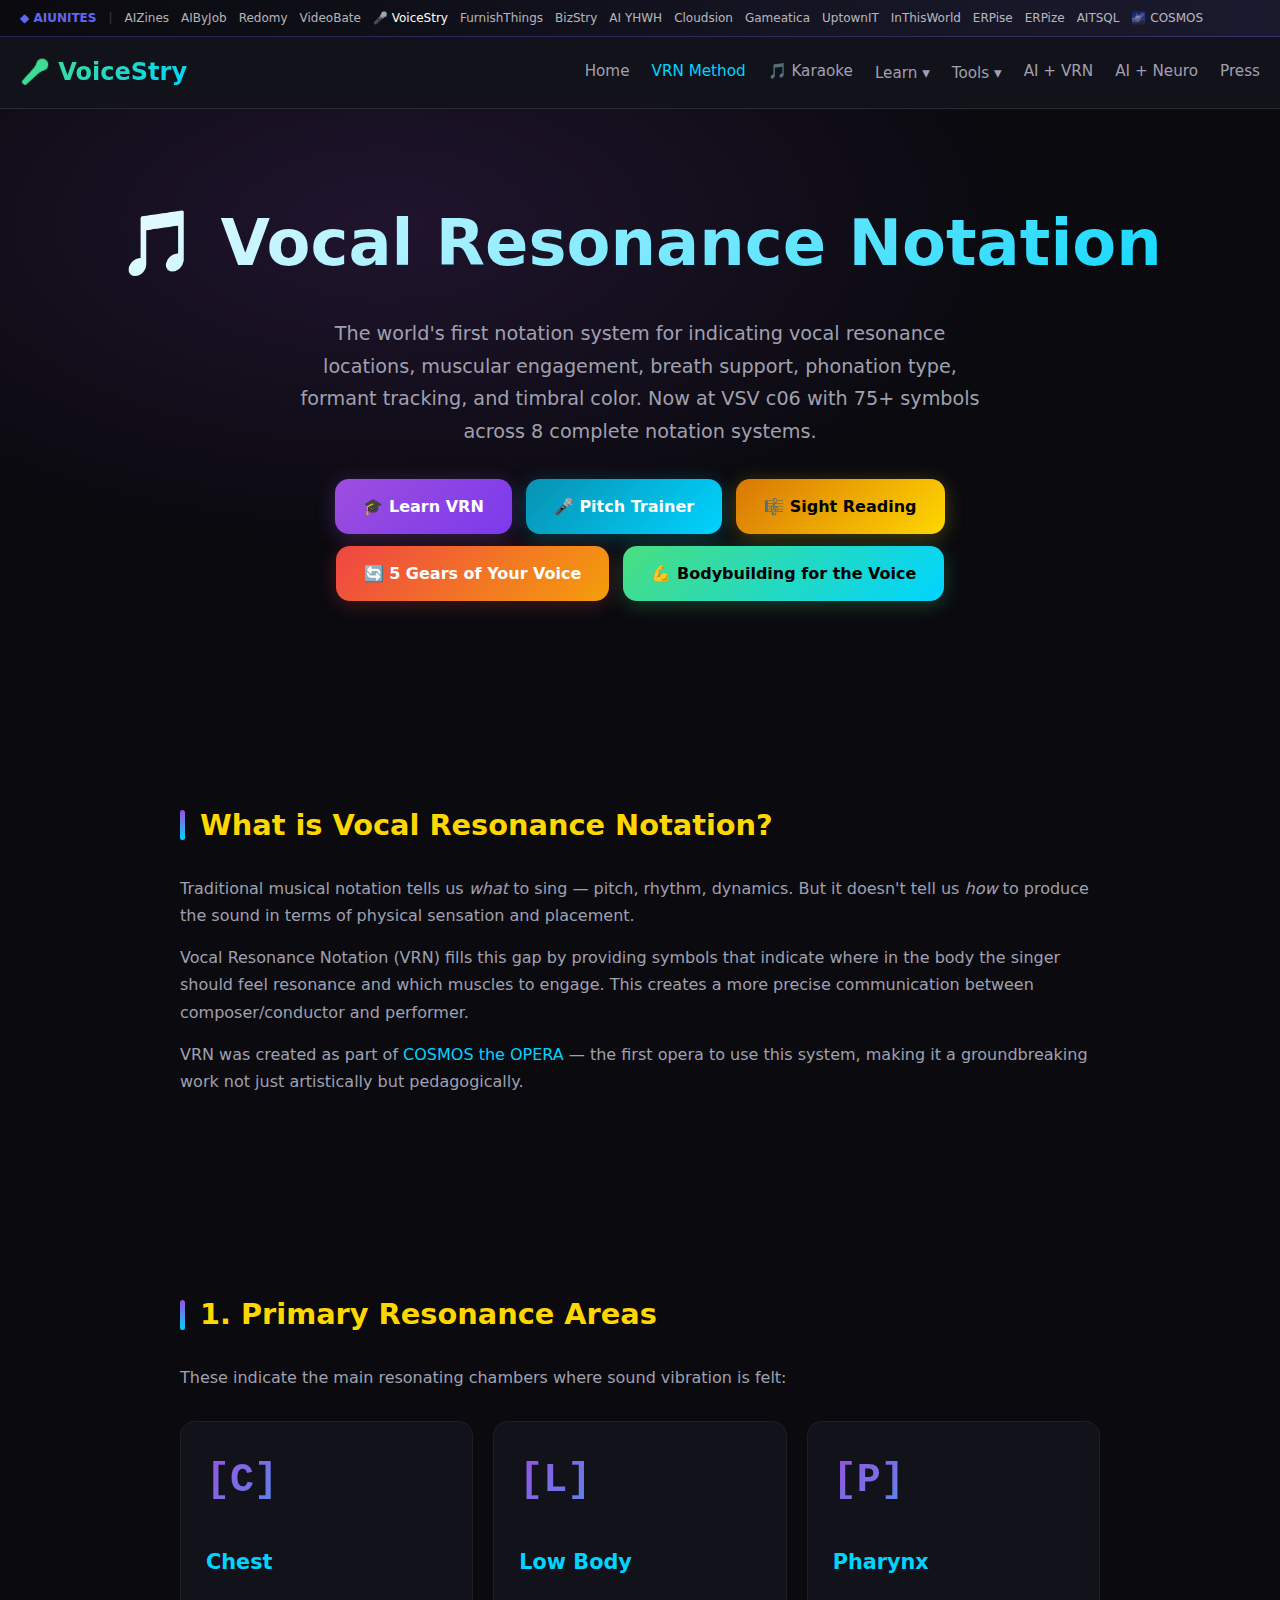
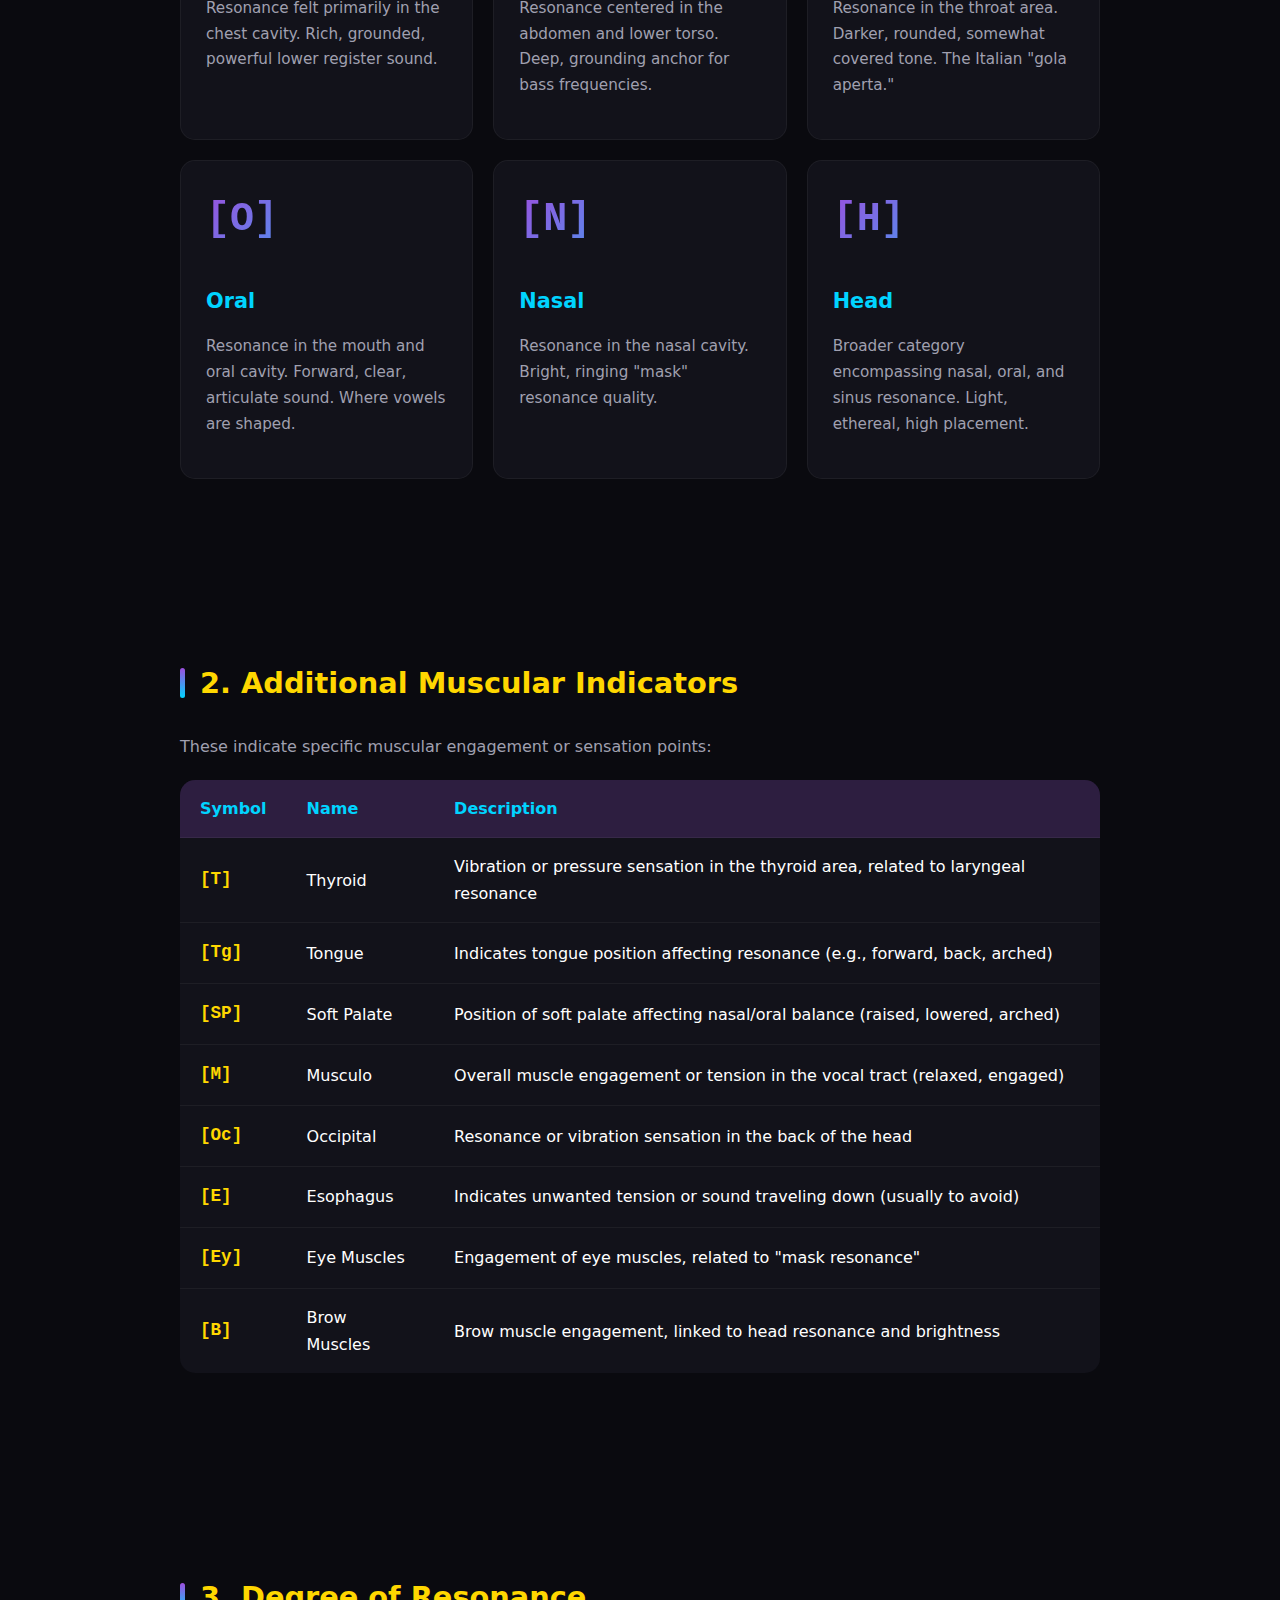
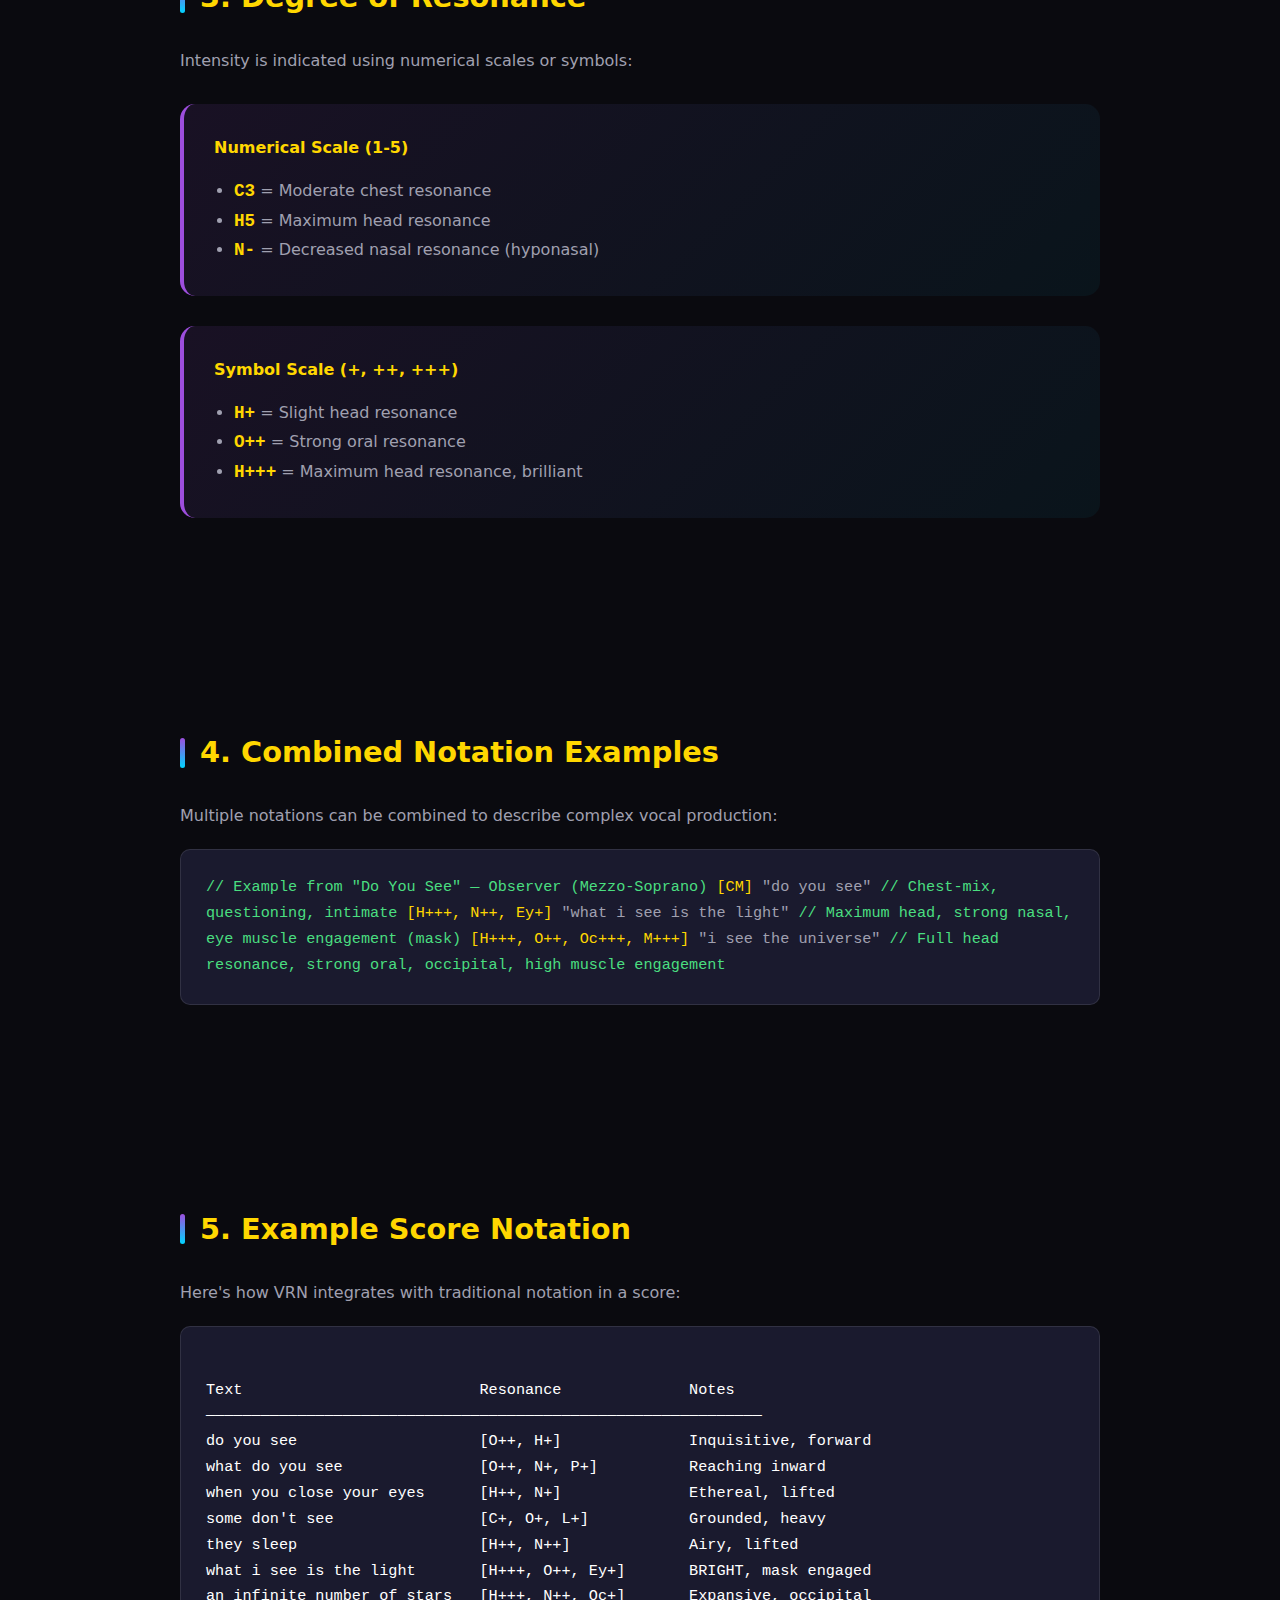
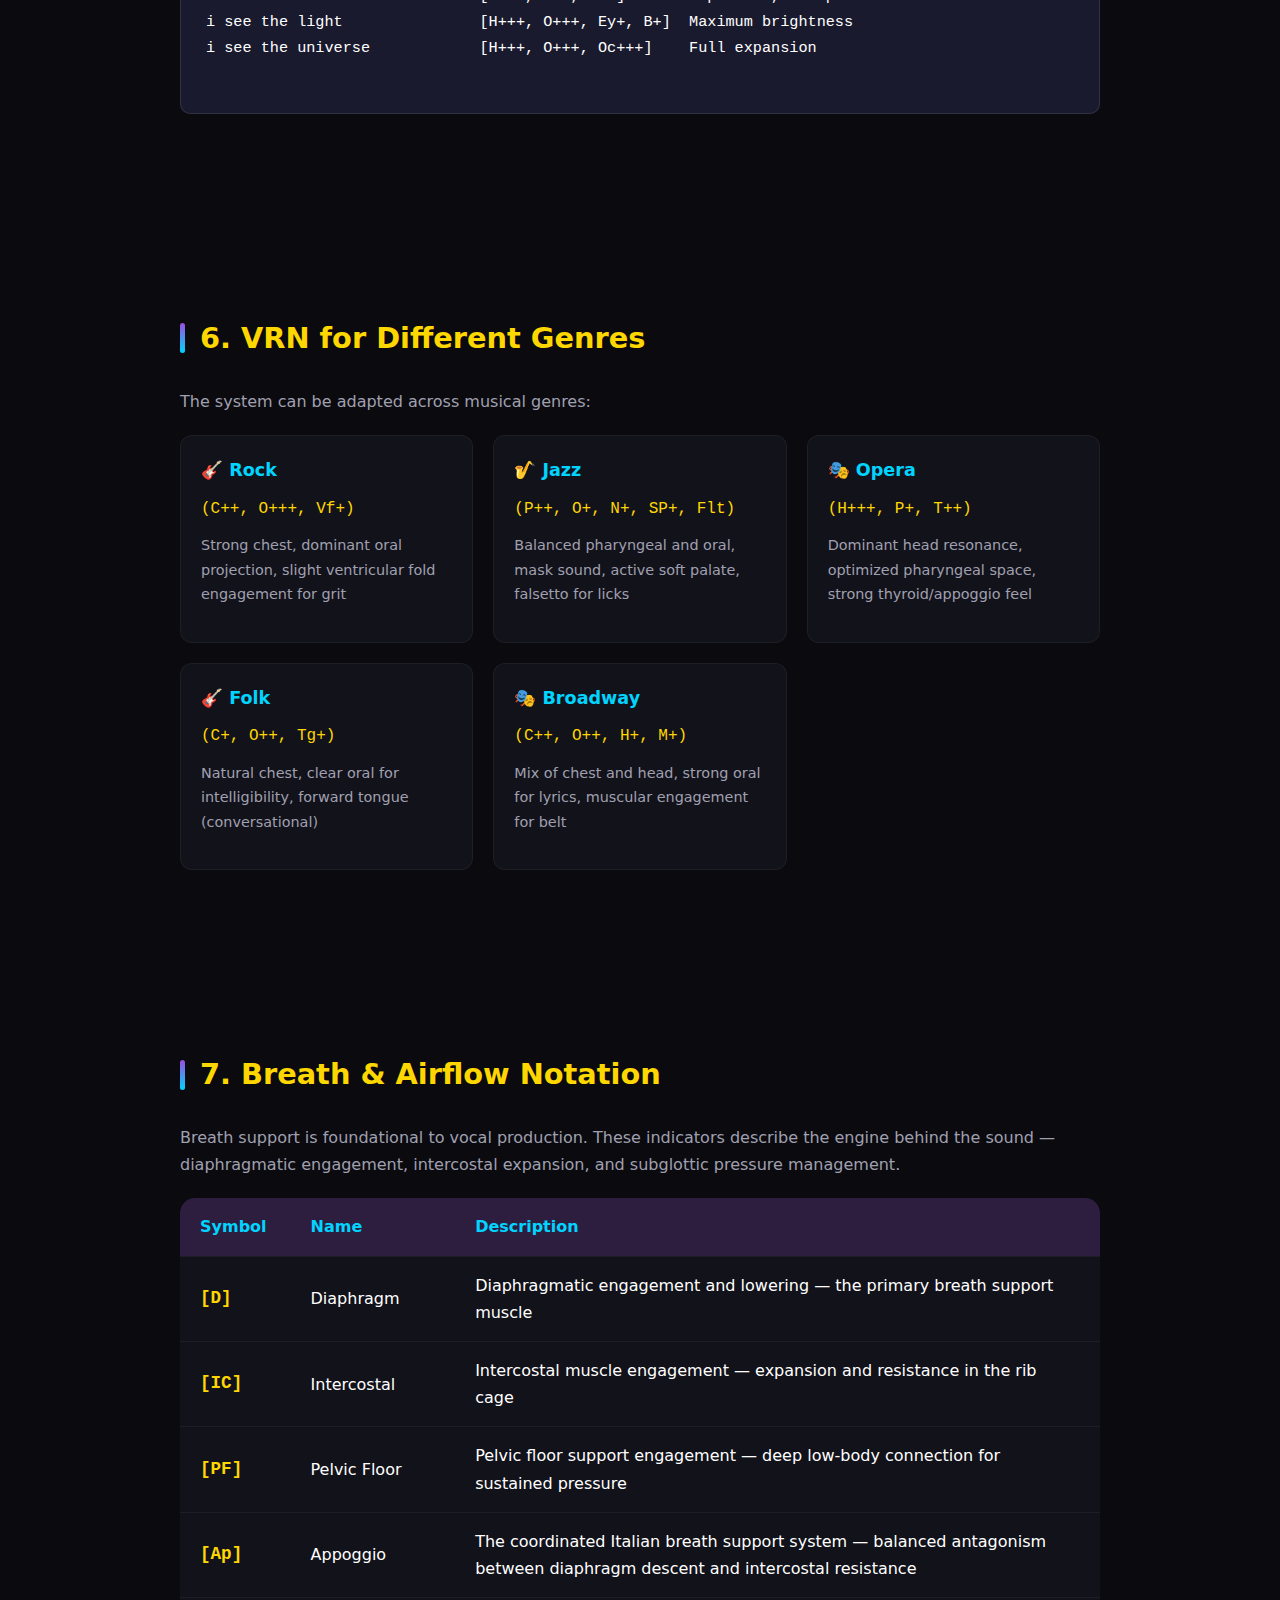
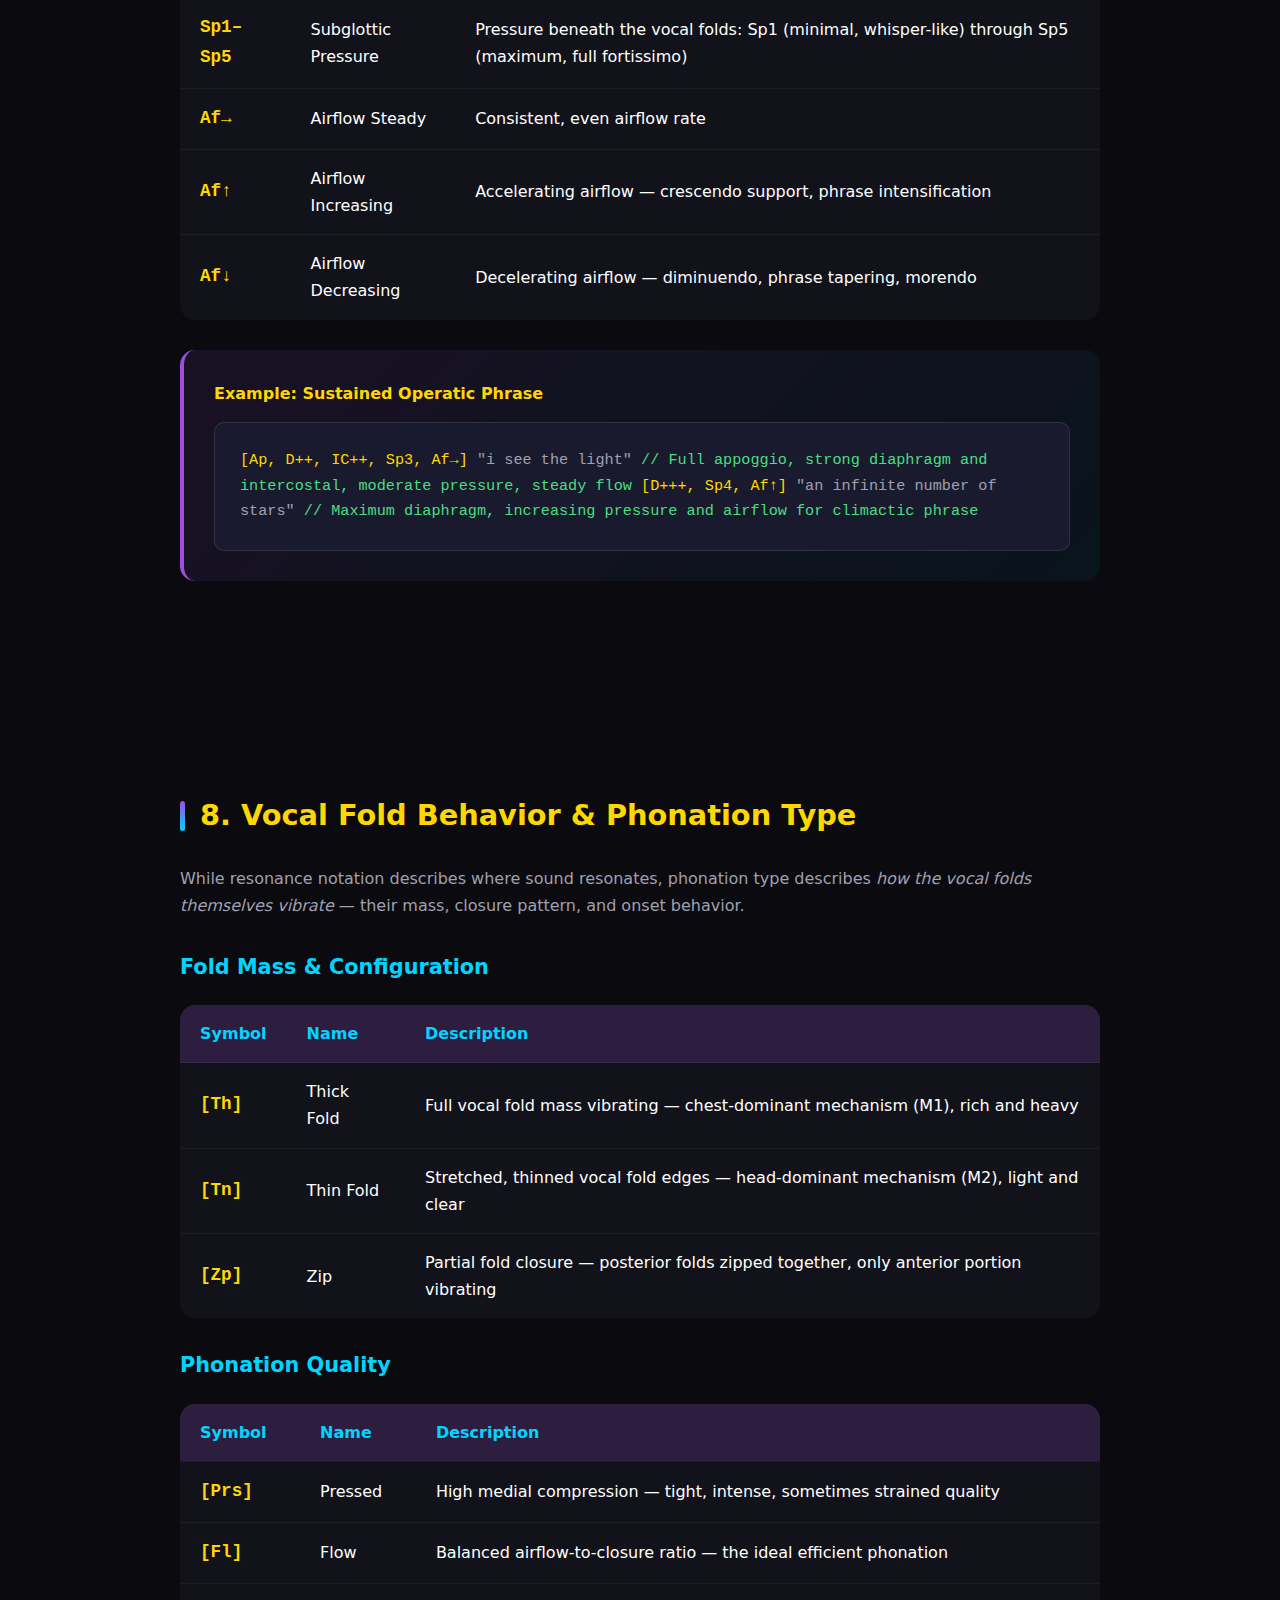
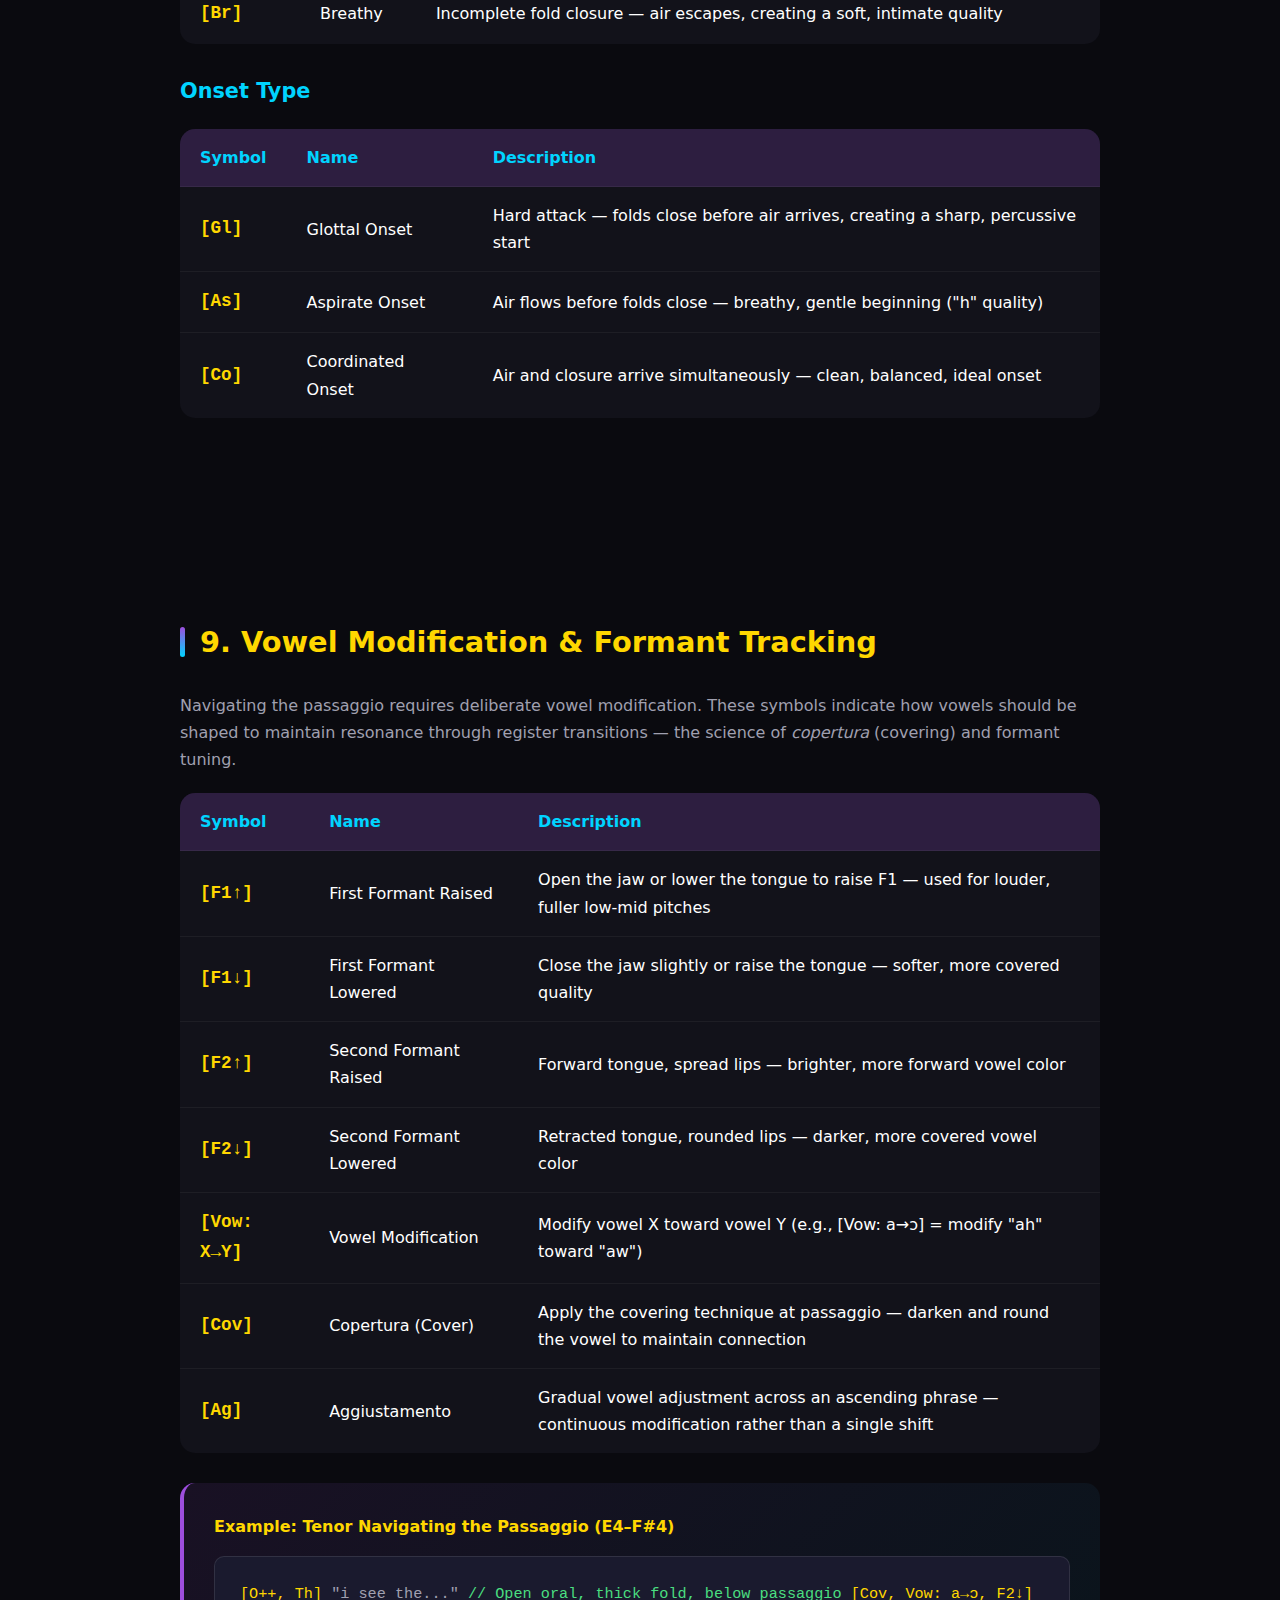
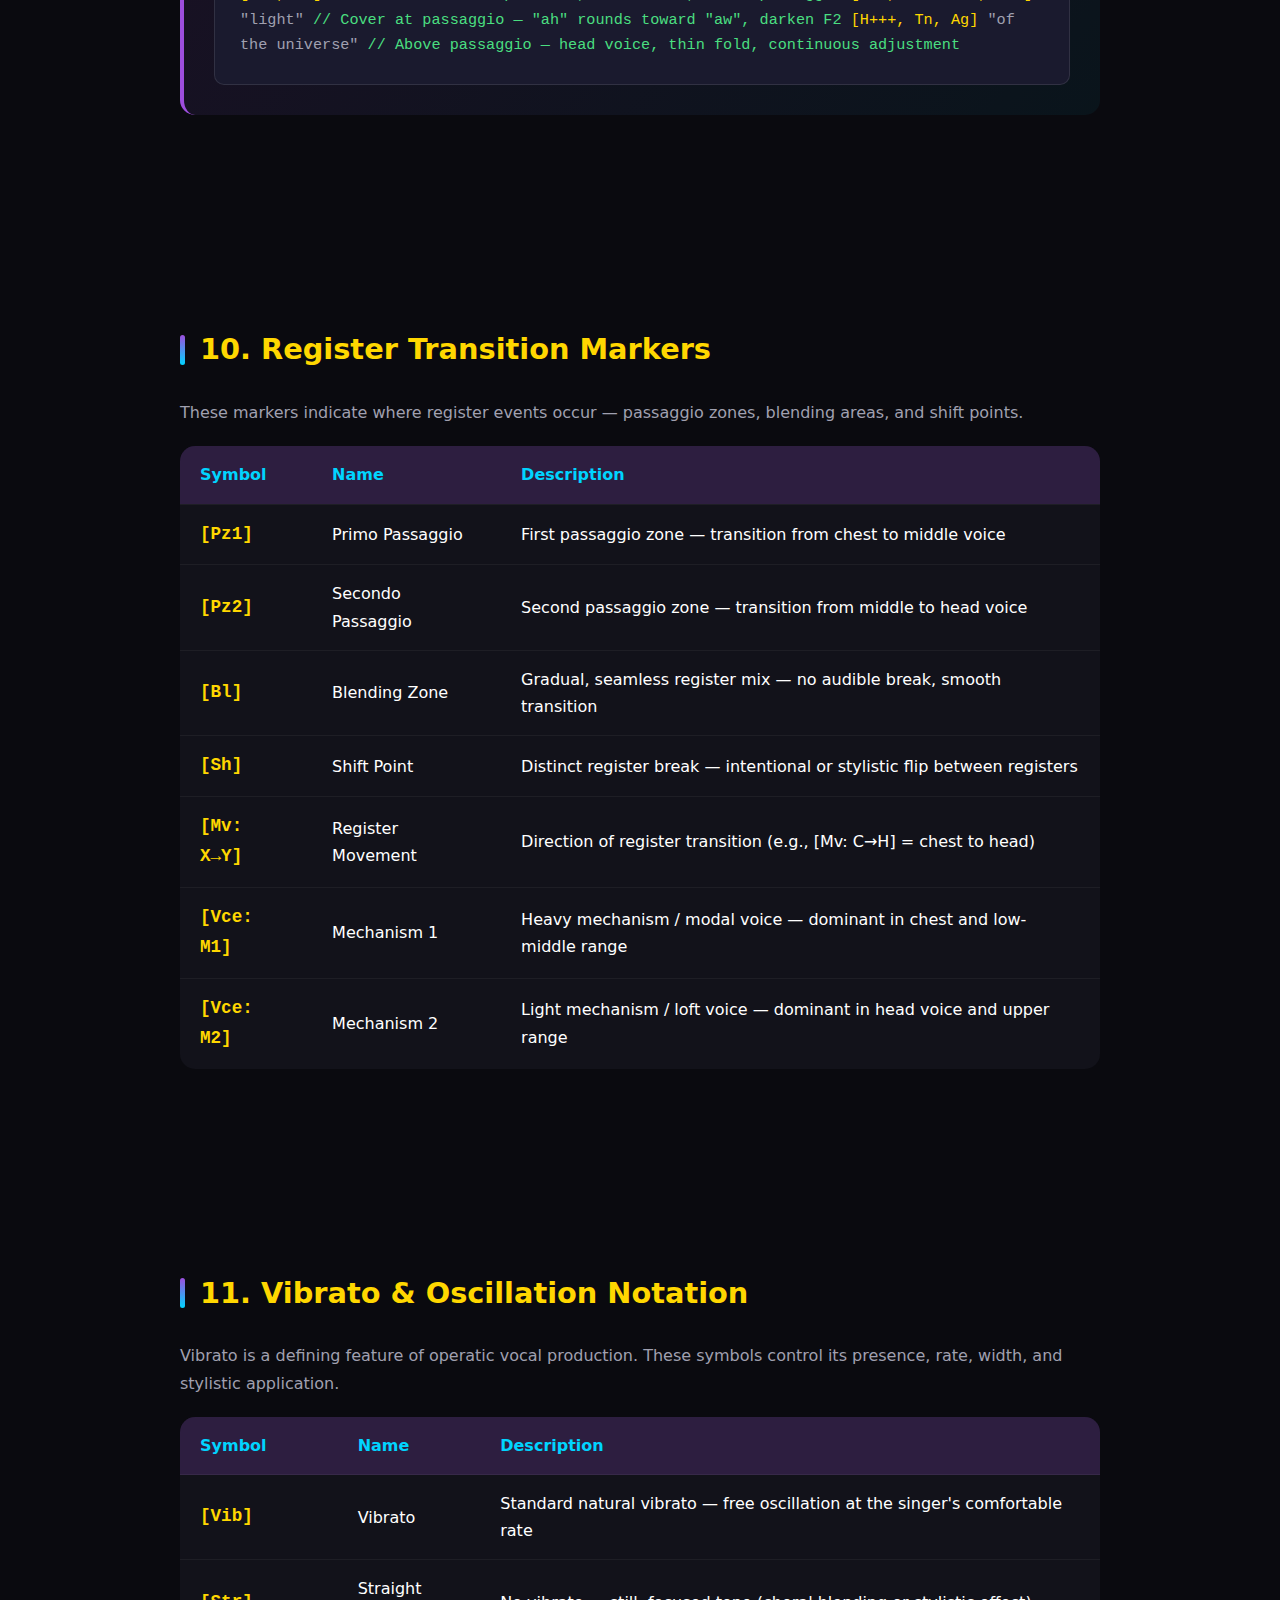
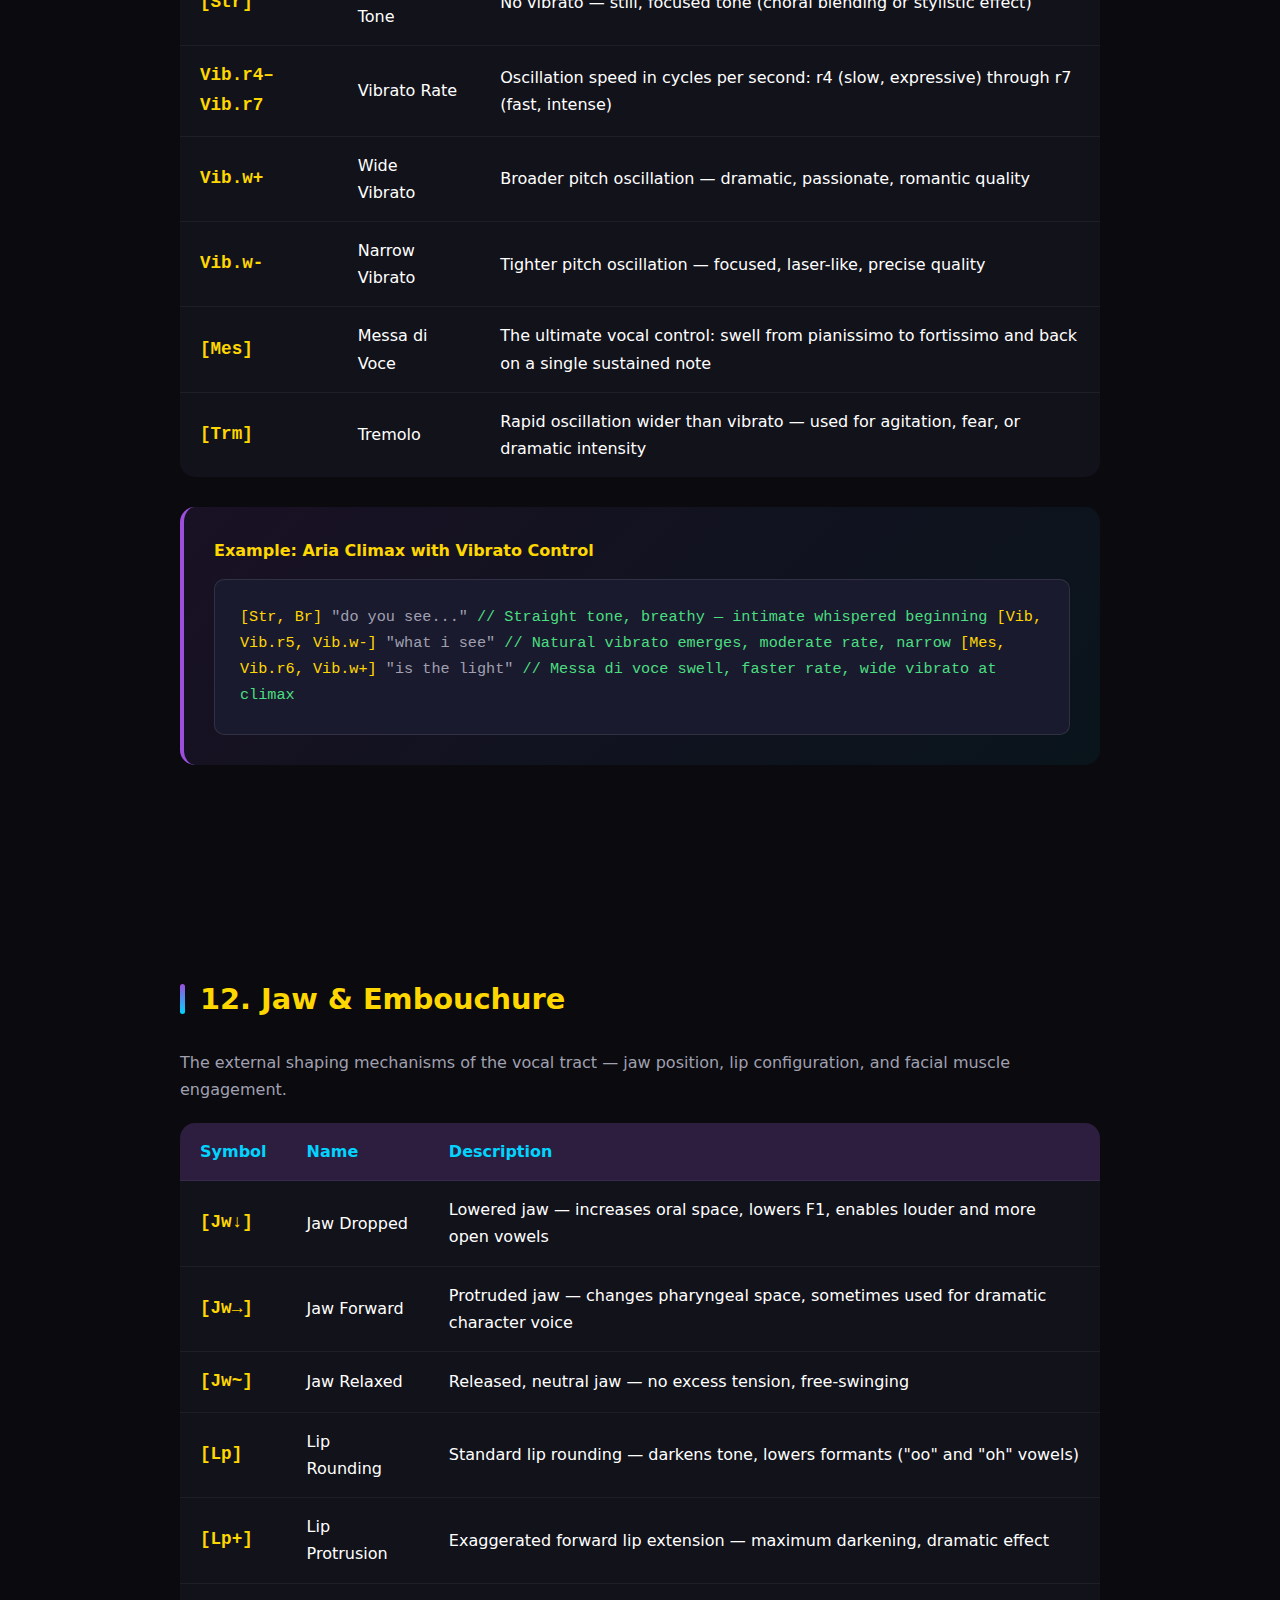
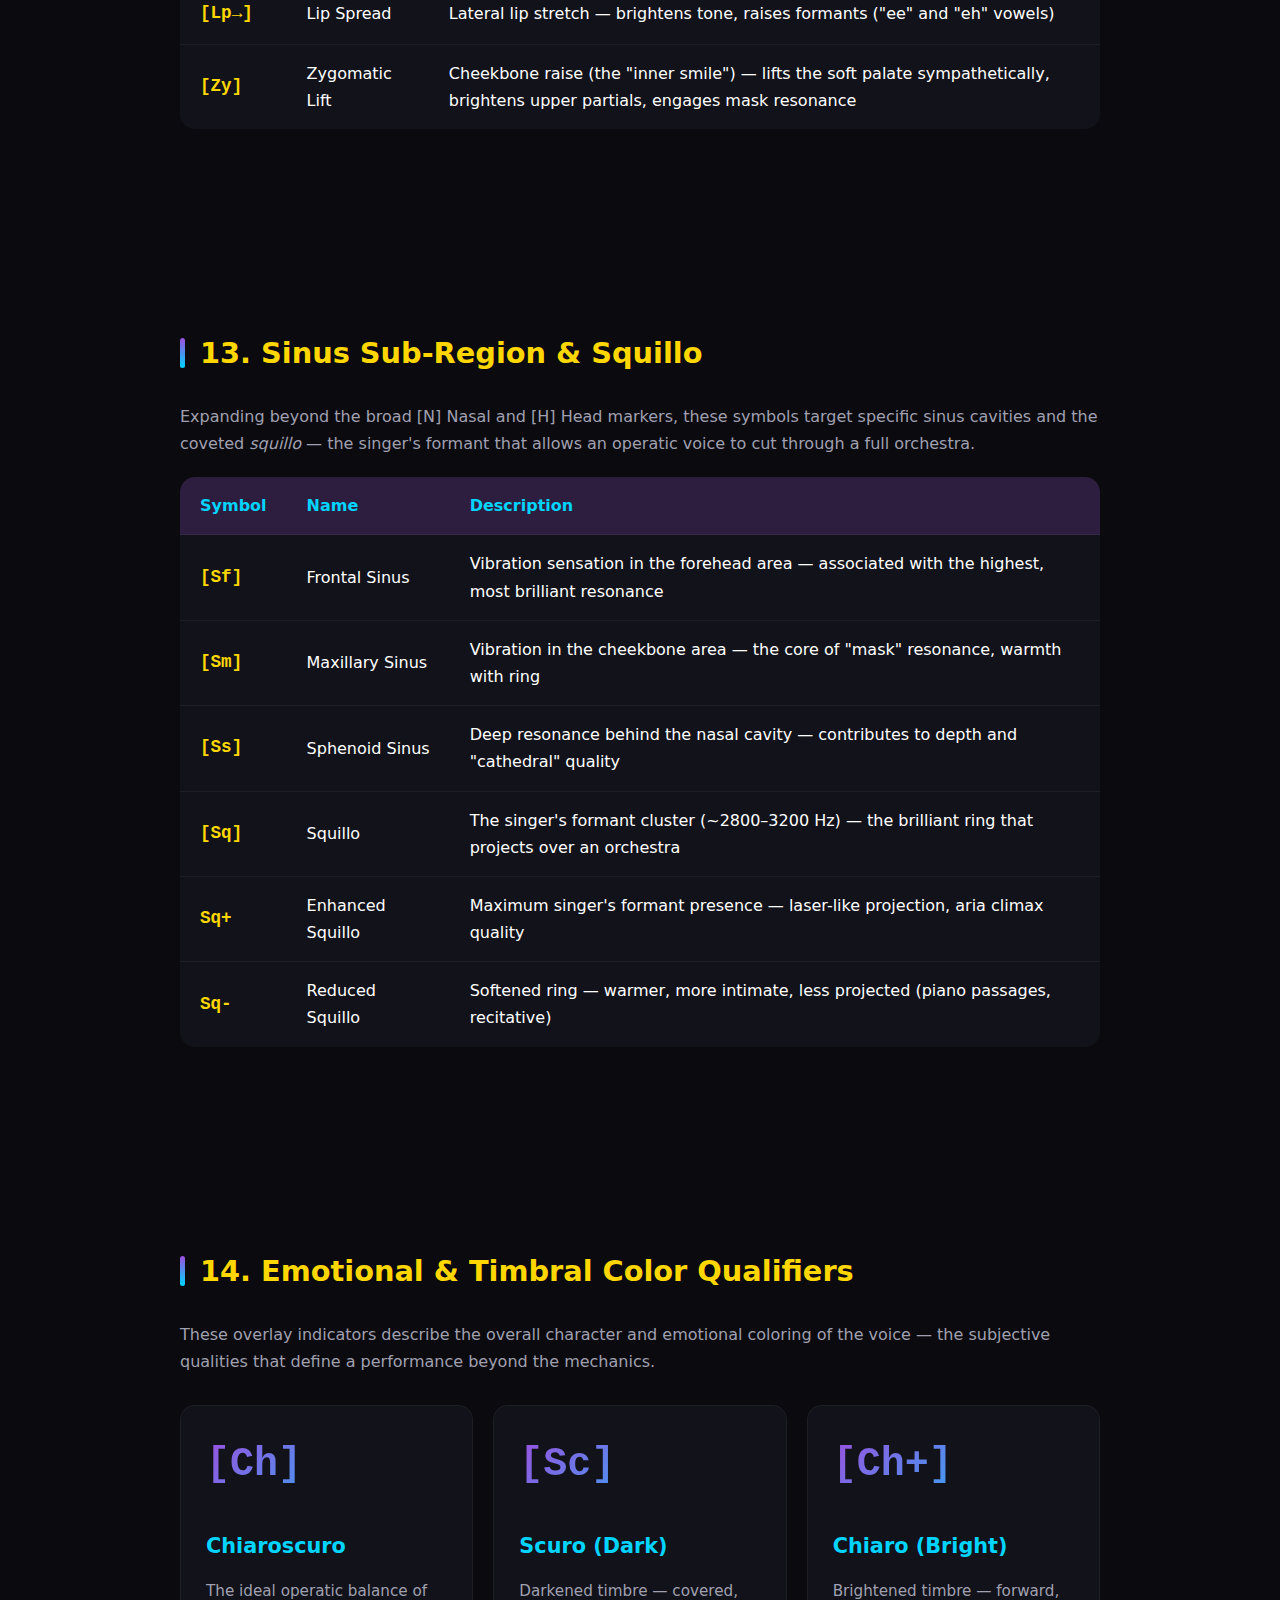
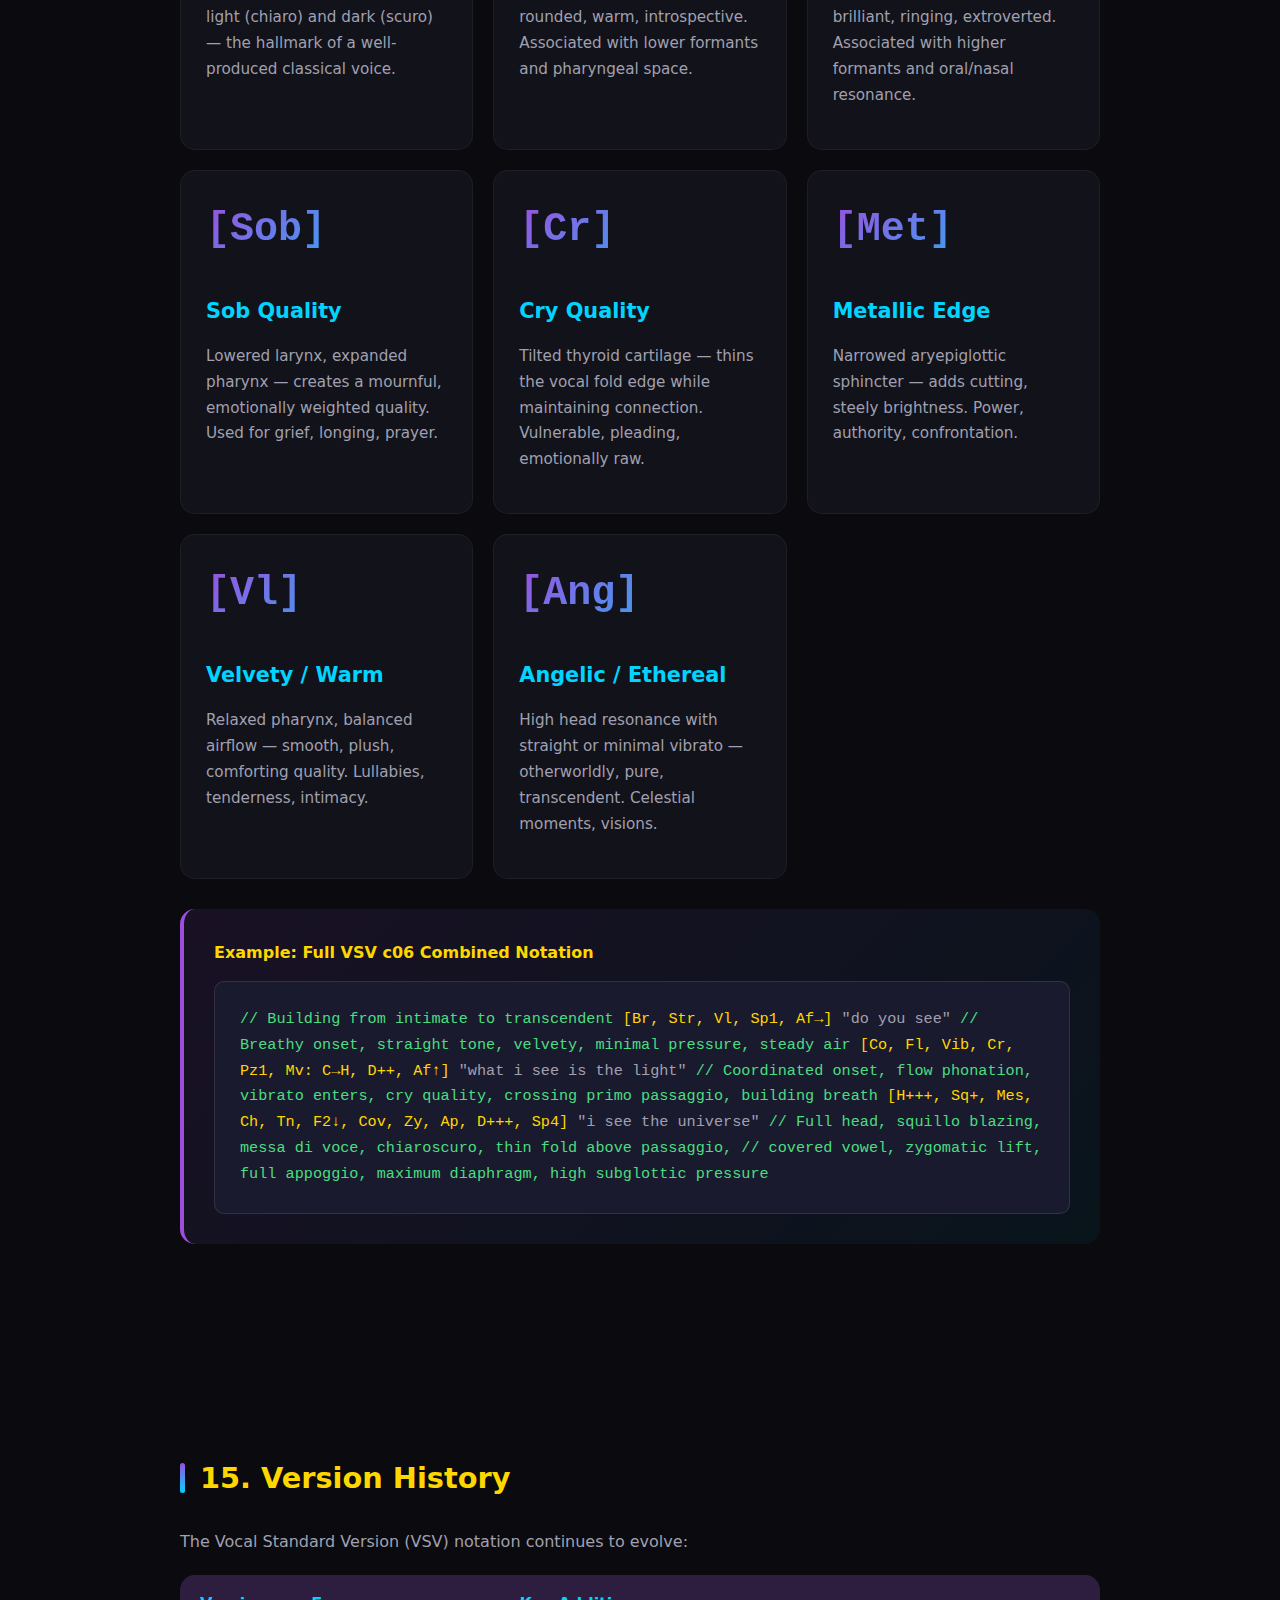
<file: vrn-method.html>
﻿<!DOCTYPE html>
<html lang="en">
<head>
  <meta charset="UTF-8">
  <meta name="viewport" content="width=device-width, initial-scale=1.0">
  <title>VRN Method — The Complete Vocal Resonance Notation Reference | VoiceStry</title>
  <meta name="description" content="The world's first Vocal Resonance Notation system — 75+ symbols across 8 notation systems for encoding vocal resonance, phonation, breath, formants, vibrato, and timbral color.">
  <meta name="keywords" content="vocal resonance notation, VRN method, vocal technique, chest voice, head voice, mixed voice, vocal placement, singing notation, voice training">
  <meta name="author" content="Tom Sans / AIUNITES">
  <meta property="og:title" content="VRN Method — Complete Vocal Resonance Notation Reference">
  <meta property="og:description" content="75+ symbols for encoding exactly how the voice produces sound. The world's first formalized vocal production notation system.">
  <meta property="og:type" content="article">
  <link rel="icon" type="image/svg+xml" href="data:image/svg+xml,<svg xmlns='http://www.w3.org/2000/svg' viewBox='0 0 100 100'><text y='.9em' font-size='90'>🎤</text></svg>">

  <link rel="stylesheet" href="css/style.css">
  <style>
    :root{--bg-dark:#0a0a0f;--bg-card:#12121a;--text-primary:#fff;--text-secondary:#a0a0b0;--accent-purple:#9d4edd;--accent-cyan:#00d4ff;--accent-gold:#ffd700;--accent-pink:#ff6b9d;--accent-green:#4ade80;--accent-orange:#f59e0b;--accent-red:#ef4444}
    body{font-family:'Segoe UI',system-ui,-apple-system,sans-serif;background:var(--bg-dark);color:var(--text-primary);line-height:1.7}

    /* Webring */
    .aiunites-bar{background:linear-gradient(90deg,#0a0a0f,#1a1a2e);border-bottom:1px solid rgba(99,102,241,.3);padding:8px 0;font-size:12px}.aiunites-bar-content{max-width:1400px;margin:0 auto;padding:0 20px;display:flex;align-items:center;gap:12px;overflow-x:auto;scrollbar-width:none}.aiunites-bar-content::-webkit-scrollbar{display:none}.aiunites-bar a{color:rgba(255,255,255,.7);text-decoration:none;white-space:nowrap;transition:color .2s}.aiunites-bar a:hover{color:#fff}.aiunites-bar-brand{color:#6366f1!important;font-weight:600}.aiunites-bar-active{color:#fff!important;text-decoration:underline;text-underline-offset:3px}.aiunites-bar-divider{color:rgba(255,255,255,.2)}

    /* Nav */
    .nav{background:var(--bg-card);padding:15px 20px;display:flex;justify-content:space-between;align-items:center;border-bottom:1px solid rgba(255,255,255,0.1);position:sticky;top:0;z-index:100}
    .nav-logo{font-size:1.5rem;font-weight:800;text-decoration:none;background:linear-gradient(135deg,var(--accent-green),var(--accent-cyan));-webkit-background-clip:text;-webkit-text-fill-color:transparent;background-clip:text}
    .nav-links{display:flex;gap:22px;flex-wrap:wrap}.nav-links a{color:var(--text-secondary);text-decoration:none;font-size:0.95rem;transition:color 0.3s}.nav-links a:hover,.nav-links a.active{color:var(--accent-cyan)}

    /* Hero */
    .hero{padding:80px 20px;text-align:center;background:radial-gradient(ellipse at 30% 20%,rgba(157,78,221,0.15) 0%,transparent 50%),var(--bg-dark)}
    .hero h1{font-size:clamp(2.5rem,6vw,4rem);margin-bottom:20px;background:linear-gradient(135deg,#fff,var(--accent-cyan));-webkit-background-clip:text;-webkit-text-fill-color:transparent;background-clip:text}
    .hero-subtitle{font-size:1.2rem;color:var(--text-secondary);max-width:700px;margin:0 auto}
    .hero-actions{display:flex;gap:14px;justify-content:center;flex-wrap:wrap;margin-top:30px}
    .hero-btn{display:inline-flex;align-items:center;gap:8px;padding:14px 28px;border-radius:14px;text-decoration:none;font-weight:700;font-size:1rem;transition:transform 0.2s,box-shadow 0.2s;color:#fff}.hero-btn:hover{transform:translateY(-3px)}
    .hero-btn--purple{background:linear-gradient(135deg,var(--accent-purple),#7c3aed);box-shadow:0 4px 20px rgba(157,78,221,0.3)}.hero-btn--purple:hover{box-shadow:0 8px 30px rgba(157,78,221,0.5)}
    .hero-btn--cyan{background:linear-gradient(135deg,#0891b2,var(--accent-cyan));box-shadow:0 4px 20px rgba(0,212,255,0.25)}.hero-btn--cyan:hover{box-shadow:0 8px 30px rgba(0,212,255,0.45)}
    .hero-btn--gold{background:linear-gradient(135deg,#d97706,var(--accent-gold));color:#000;box-shadow:0 4px 20px rgba(255,215,0,0.25)}.hero-btn--gold:hover{box-shadow:0 8px 30px rgba(255,215,0,0.45)}

    /* Content */
    .content{max-width:1000px;margin:0 auto;padding:60px 20px}
    .section{margin-bottom:60px}
    .section h2{font-size:1.8rem;margin-bottom:25px;color:var(--accent-gold);display:flex;align-items:center;gap:15px}
    .section h2::before{content:"";width:5px;height:30px;background:linear-gradient(180deg,var(--accent-purple),var(--accent-cyan));border-radius:3px}
    .section h3{font-size:1.3rem;margin:30px 0 15px;color:var(--accent-cyan)}
    .section p{color:var(--text-secondary);margin-bottom:15px}

    /* Cards */
    .notation-grid{display:grid;grid-template-columns:repeat(auto-fit,minmax(280px,1fr));gap:20px;margin-top:30px}
    .notation-card{background:var(--bg-card);border-radius:15px;padding:25px;border:1px solid rgba(255,255,255,0.05);transition:all 0.3s}
    .notation-card:hover{border-color:var(--accent-purple);transform:translateY(-3px)}
    .notation-symbol{font-size:2.5rem;font-weight:800;margin-bottom:10px;background:linear-gradient(135deg,var(--accent-purple),var(--accent-cyan));-webkit-background-clip:text;-webkit-text-fill-color:transparent;background-clip:text;font-family:'Courier New',monospace}
    .notation-name{font-size:1.2rem;font-weight:700;margin-bottom:8px}
    .notation-desc{color:var(--text-secondary);font-size:0.95rem}

    /* Tables */
    .notation-table{width:100%;border-collapse:collapse;margin:20px 0;background:var(--bg-card);border-radius:15px;overflow:hidden}
    .notation-table th,.notation-table td{padding:15px 20px;text-align:left;border-bottom:1px solid rgba(255,255,255,0.05)}
    .notation-table th{background:rgba(157,78,221,0.2);color:var(--accent-cyan);font-weight:600}
    .notation-table tr:last-child td{border-bottom:none}
    .notation-table tr:hover{background:rgba(0,212,255,0.05)}
    .symbol-cell{font-family:'Courier New',monospace;font-weight:700;color:var(--accent-gold);font-size:1.1rem}

    /* Code blocks */
    .code-block{background:#1a1a2e;border-radius:10px;padding:25px;font-family:'Courier New',monospace;font-size:0.95rem;overflow-x:auto;border:1px solid rgba(255,255,255,0.1);margin:20px 0}
    .code-block .comment{color:var(--accent-green)}
    .code-block .notation{color:var(--accent-gold)}
    .code-block .text{color:var(--text-secondary)}

    /* Example box */
    .example-box{background:linear-gradient(135deg,rgba(157,78,221,0.1),rgba(0,212,255,0.05));border-radius:15px;padding:30px;margin:30px 0;border-left:4px solid var(--accent-purple)}
    .example-box h4{color:var(--accent-gold);margin-bottom:15px}

    /* Genre cards */
    .genre-grid{display:grid;grid-template-columns:repeat(auto-fit,minmax(250px,1fr));gap:20px;margin-top:20px}
    .genre-card{background:var(--bg-card);border-radius:12px;padding:20px;border:1px solid rgba(255,255,255,0.05)}
    .genre-name{font-size:1.1rem;font-weight:700;color:var(--accent-cyan);margin-bottom:10px}
    .genre-notation{font-family:'Courier New',monospace;color:var(--accent-gold);margin-bottom:10px}
    .genre-desc{font-size:0.9rem;color:var(--text-secondary)}

    /* Footer */
    .footer{background:var(--bg-card);padding:40px 20px;text-align:center;border-top:1px solid rgba(255,255,255,0.05)}
    .footer p{color:var(--text-secondary);font-size:0.9rem}.footer a{color:var(--accent-purple);text-decoration:none}

    @media(max-width:768px){.nav{flex-direction:column;gap:12px}.nav-links{flex-wrap:wrap;justify-content:center;gap:12px}.notation-grid{grid-template-columns:1fr}}
  </style>
<script async src="https://www.googletagmanager.com/gtag/js?id=G-VP15KRLV6P"></script><script>window.dataLayer=window.dataLayer||[];function gtag(){dataLayer.push(arguments);}gtag('js',new Date());gtag('config','G-VP15KRLV6P');</script><link rel="canonical" href="https://voicestry.com/vrn-method.html"><meta property="og:image" content="https://aiunites.github.io/voicestry-site/images/og-image.svg"><meta property="og:image:width" content="1200"><meta property="og:image:height" content="630"><script type="application/ld+json">{"@context":"https://schema.org","@type":"WebSite","name":"VoiceStry","description":"VoiceStry helps singers and speakers train their voice like athletes train their body. Expert vocal training methods, exercises, and coaching tools.","url":"https://voicestry.com/"}</script></head>
<body>
  <div class="aiunites-bar"><div class="aiunites-bar-content"><a href="https://aiunites.github.io/aiunites-site/" class="aiunites-bar-brand">◆ AIUNITES</a><span class="aiunites-bar-divider">|</span><a href="https://aiunites.github.io/aizines-app/">AIZines</a><a href="https://aiunites.github.io/aibyjob-demo/">AIByJob</a><a href="https://aiunites.github.io/redomy-demo/">Redomy</a><a href="https://aiunites.github.io/videobate-site/">VideoBate</a><a href="https://aiunites.github.io/voicestry-site/" class="aiunites-bar-active">🎤 VoiceStry</a><a href="https://aiunites.github.io/furnishthings-site/">FurnishThings</a><a href="https://aiunites.github.io/bizstry-site/">BizStry</a><a href="https://aiunites.github.io/aiyhwh-site/">AI YHWH</a><a href="https://aiunites.github.io/cloudsion-site/">Cloudsion</a><a href="https://aiunites.github.io/gameatica-site/">Gameatica</a><a href="https://aiunites.github.io/uptownit-site/">UptownIT</a><a href="https://aiunites.github.io/inthisworld-site/">InThisWorld</a><a href="https://aiunites.github.io/erpise-site/">ERPise</a><a href="https://aiunites.github.io/erpize-site/">ERPize</a><a href="https://aiunites.github.io/aitsql-site/">AITSQL</a><a href="https://aiunites.github.io/cosmostheopera-site/">🌌 COSMOS</a></div></div>

  <nav class="nav"><a href="index.html" class="nav-logo">🎤 VoiceStry</a><div class="nav-links"><a href="index.html">Home</a><a href="vrn-method.html" class="active">VRN Method</a><a href="karaoke.html">🎵 Karaoke</a><div class="nav-dropdown"><button class="nav-dropdown-btn">Learn ▾</button><div class="nav-dropdown-menu"><a href="learn.html">Learn VRN</a><a href="5-gears.html">5 Gears</a><a href="vocal-gym.html">Vocal Gym</a></div></div><div class="nav-dropdown"><button class="nav-dropdown-btn">Tools ▾</button><div class="nav-dropdown-menu"><a href="pitch-trainer.html">Pitch Trainer</a><a href="sight-reading.html">Sight Reading</a><a href="voice-lab.html">Voice Lab</a><a href="voice-analyzer.html">Live Analyzer</a><a href="vocalist-match.html">Vocalist Match</a><a href="sonic-portrait.html">Sonic Portrait</a></div></div><a href="ai-vrn.html">AI + VRN</a><a href="ai-neuro.html">AI + Neuro</a><a href="press.html">Press</a></div></nav>
  <script>document.querySelectorAll('.nav-dropdown-btn').forEach(function(b){b.addEventListener('click',function(e){e.stopPropagation();var d=b.parentElement,o=d.classList.contains('open');document.querySelectorAll('.nav-dropdown.open').forEach(function(x){x.classList.remove('open')});if(!o)d.classList.add('open')})});document.addEventListener('click',function(){document.querySelectorAll('.nav-dropdown.open').forEach(function(d){d.classList.remove('open')})})</script>

  <section class="hero">
    <h1>🎵 Vocal Resonance Notation</h1>
    <p class="hero-subtitle">The world's first notation system for indicating vocal resonance locations, muscular engagement, breath support, phonation type, formant tracking, and timbral color. Now at VSV c06 with 75+ symbols across 8 complete notation systems.</p>
    <div class="hero-actions">
      <a href="learn.html" class="hero-btn hero-btn--purple">🎓 Learn VRN</a>
      <a href="pitch-trainer.html" class="hero-btn hero-btn--cyan">🎤 Pitch Trainer</a>
      <a href="sight-reading.html" class="hero-btn hero-btn--gold">🎼 Sight Reading</a>
    </div>
    <div class="hero-actions" style="margin-top:12px;">
      <a href="5-gears.html" class="hero-btn" style="background:linear-gradient(135deg,#ef4444,#f59e0b);box-shadow:0 4px 20px rgba(239,68,68,0.25);">🔄 5 Gears of Your Voice</a>
      <a href="vocal-gym.html" class="hero-btn" style="background:linear-gradient(135deg,#4ade80,#00d4ff);color:#000;box-shadow:0 4px 20px rgba(74,222,128,0.25);">💪 Bodybuilding for the Voice</a>
    </div>
  </section>

  <main class="content">

    <!-- 1. Introduction -->
    <section class="section">
      <h2>What is Vocal Resonance Notation?</h2>
      <p>Traditional musical notation tells us <em>what</em> to sing — pitch, rhythm, dynamics. But it doesn't tell us <em>how</em> to produce the sound in terms of physical sensation and placement.</p>
      <p>Vocal Resonance Notation (VRN) fills this gap by providing symbols that indicate where in the body the singer should feel resonance and which muscles to engage. This creates a more precise communication between composer/conductor and performer.</p>
      <p>VRN was created as part of <a href="https://aiunites.github.io/cosmostheopera-site/" style="color:var(--accent-cyan);">COSMOS the OPERA</a> — the first opera to use this system, making it a groundbreaking work not just artistically but pedagogically.</p>
    </section>

    <!-- 2. Primary Resonance Areas -->
    <section class="section">
      <h2>1. Primary Resonance Areas</h2>
      <p>These indicate the main resonating chambers where sound vibration is felt:</p>
      <div class="notation-grid">
        <div class="notation-card"><div class="notation-symbol">[C]</div><h3 class="notation-name">Chest</h3><p class="notation-desc">Resonance felt primarily in the chest cavity. Rich, grounded, powerful lower register sound.</p></div>
        <div class="notation-card"><div class="notation-symbol">[L]</div><h3 class="notation-name">Low Body</h3><p class="notation-desc">Resonance centered in the abdomen and lower torso. Deep, grounding anchor for bass frequencies.</p></div>
        <div class="notation-card"><div class="notation-symbol">[P]</div><h3 class="notation-name">Pharynx</h3><p class="notation-desc">Resonance in the throat area. Darker, rounded, somewhat covered tone. The Italian "gola aperta."</p></div>
        <div class="notation-card"><div class="notation-symbol">[O]</div><h3 class="notation-name">Oral</h3><p class="notation-desc">Resonance in the mouth and oral cavity. Forward, clear, articulate sound. Where vowels are shaped.</p></div>
        <div class="notation-card"><div class="notation-symbol">[N]</div><h3 class="notation-name">Nasal</h3><p class="notation-desc">Resonance in the nasal cavity. Bright, ringing "mask" resonance quality.</p></div>
        <div class="notation-card"><div class="notation-symbol">[H]</div><h3 class="notation-name">Head</h3><p class="notation-desc">Broader category encompassing nasal, oral, and sinus resonance. Light, ethereal, high placement.</p></div>
      </div>
    </section>

    <!-- 3. Additional Muscular Indicators -->
    <section class="section">
      <h2>2. Additional Muscular Indicators</h2>
      <p>These indicate specific muscular engagement or sensation points:</p>
      <table class="notation-table"><thead><tr><th>Symbol</th><th>Name</th><th>Description</th></tr></thead><tbody>
        <tr><td class="symbol-cell">[T]</td><td>Thyroid</td><td>Vibration or pressure sensation in the thyroid area, related to laryngeal resonance</td></tr>
        <tr><td class="symbol-cell">[Tg]</td><td>Tongue</td><td>Indicates tongue position affecting resonance (e.g., forward, back, arched)</td></tr>
        <tr><td class="symbol-cell">[SP]</td><td>Soft Palate</td><td>Position of soft palate affecting nasal/oral balance (raised, lowered, arched)</td></tr>
        <tr><td class="symbol-cell">[M]</td><td>Musculo</td><td>Overall muscle engagement or tension in the vocal tract (relaxed, engaged)</td></tr>
        <tr><td class="symbol-cell">[Oc]</td><td>Occipital</td><td>Resonance or vibration sensation in the back of the head</td></tr>
        <tr><td class="symbol-cell">[E]</td><td>Esophagus</td><td>Indicates unwanted tension or sound traveling down (usually to avoid)</td></tr>
        <tr><td class="symbol-cell">[Ey]</td><td>Eye Muscles</td><td>Engagement of eye muscles, related to "mask resonance"</td></tr>
        <tr><td class="symbol-cell">[B]</td><td>Brow Muscles</td><td>Brow muscle engagement, linked to head resonance and brightness</td></tr>
      </tbody></table>
    </section>

    <!-- 4. Degree of Resonance -->
    <section class="section">
      <h2>3. Degree of Resonance</h2>
      <p>Intensity is indicated using numerical scales or symbols:</p>
      <div class="example-box"><h4>Numerical Scale (1-5)</h4><ul style="color:var(--text-secondary);padding-left:20px;"><li><span class="symbol-cell">C3</span> = Moderate chest resonance</li><li><span class="symbol-cell">H5</span> = Maximum head resonance</li><li><span class="symbol-cell">N-</span> = Decreased nasal resonance (hyponasal)</li></ul></div>
      <div class="example-box"><h4>Symbol Scale (+, ++, +++)</h4><ul style="color:var(--text-secondary);padding-left:20px;"><li><span class="symbol-cell">H+</span> = Slight head resonance</li><li><span class="symbol-cell">O++</span> = Strong oral resonance</li><li><span class="symbol-cell">H+++</span> = Maximum head resonance, brilliant</li></ul></div>
    </section>

    <!-- 5. Combined Examples -->
    <section class="section">
      <h2>4. Combined Notation Examples</h2>
      <p>Multiple notations can be combined to describe complex vocal production:</p>
      <div class="code-block">
<span class="comment">// Example from "Do You See" — Observer (Mezzo-Soprano)</span>

<span class="notation">[CM]</span> <span class="text">"do you see"</span>
<span class="comment">// Chest-mix, questioning, intimate</span>

<span class="notation">[H+++, N++, Ey+]</span> <span class="text">"what i see is the light"</span>
<span class="comment">// Maximum head, strong nasal, eye muscle engagement (mask)</span>

<span class="notation">[H+++, O++, Oc+++, M+++]</span> <span class="text">"i see the universe"</span>
<span class="comment">// Full head resonance, strong oral, occipital, high muscle engagement</span>
      </div>
    </section>

    <!-- 6. Score Example -->
    <section class="section">
      <h2>5. Example Score Notation</h2>
      <p>Here's how VRN integrates with traditional notation in a score:</p>
      <div class="code-block" style="white-space:pre;">
Text                          Resonance              Notes
─────────────────────────────────────────────────────────────
do you see                    [O++, H+]              Inquisitive, forward
what do you see               [O++, N+, P+]          Reaching inward
when you close your eyes      [H++, N+]              Ethereal, lifted
some don't see                [C+, O+, L+]           Grounded, heavy
they sleep                    [H++, N++]             Airy, lifted
what i see is the light       [H+++, O++, Ey+]       BRIGHT, mask engaged
an infinite number of stars   [H+++, N++, Oc+]       Expansive, occipital
i see the light               [H+++, O+++, Ey+, B+]  Maximum brightness
i see the universe            [H+++, O+++, Oc+++]    Full expansion
      </div>
    </section>

    <!-- 7. Genre Applications -->
    <section class="section">
      <h2>6. VRN for Different Genres</h2>
      <p>The system can be adapted across musical genres:</p>
      <div class="genre-grid">
        <div class="genre-card"><div class="genre-name">🎸 Rock</div><div class="genre-notation">(C++, O+++, Vf+)</div><p class="genre-desc">Strong chest, dominant oral projection, slight ventricular fold engagement for grit</p></div>
        <div class="genre-card"><div class="genre-name">🎷 Jazz</div><div class="genre-notation">(P++, O+, N+, SP+, Flt)</div><p class="genre-desc">Balanced pharyngeal and oral, mask sound, active soft palate, falsetto for licks</p></div>
        <div class="genre-card"><div class="genre-name">🎭 Opera</div><div class="genre-notation">(H+++, P+, T++)</div><p class="genre-desc">Dominant head resonance, optimized pharyngeal space, strong thyroid/appoggio feel</p></div>
        <div class="genre-card"><div class="genre-name">🎸 Folk</div><div class="genre-notation">(C+, O++, Tg+)</div><p class="genre-desc">Natural chest, clear oral for intelligibility, forward tongue (conversational)</p></div>
        <div class="genre-card"><div class="genre-name">🎭 Broadway</div><div class="genre-notation">(C++, O++, H+, M+)</div><p class="genre-desc">Mix of chest and head, strong oral for lyrics, muscular engagement for belt</p></div>
      </div>
    </section>

    <!-- 8. Breath & Airflow -->
    <section class="section">
      <h2>7. Breath &amp; Airflow Notation</h2>
      <p>Breath support is foundational to vocal production. These indicators describe the engine behind the sound — diaphragmatic engagement, intercostal expansion, and subglottic pressure management.</p>
      <table class="notation-table"><thead><tr><th>Symbol</th><th>Name</th><th>Description</th></tr></thead><tbody>
        <tr><td class="symbol-cell">[D]</td><td>Diaphragm</td><td>Diaphragmatic engagement and lowering — the primary breath support muscle</td></tr>
        <tr><td class="symbol-cell">[IC]</td><td>Intercostal</td><td>Intercostal muscle engagement — expansion and resistance in the rib cage</td></tr>
        <tr><td class="symbol-cell">[PF]</td><td>Pelvic Floor</td><td>Pelvic floor support engagement — deep low-body connection for sustained pressure</td></tr>
        <tr><td class="symbol-cell">[Ap]</td><td>Appoggio</td><td>The coordinated Italian breath support system — balanced antagonism between diaphragm descent and intercostal resistance</td></tr>
        <tr><td class="symbol-cell">Sp1–Sp5</td><td>Subglottic Pressure</td><td>Pressure beneath the vocal folds: Sp1 (minimal, whisper-like) through Sp5 (maximum, full fortissimo)</td></tr>
        <tr><td class="symbol-cell">Af→</td><td>Airflow Steady</td><td>Consistent, even airflow rate</td></tr>
        <tr><td class="symbol-cell">Af↑</td><td>Airflow Increasing</td><td>Accelerating airflow — crescendo support, phrase intensification</td></tr>
        <tr><td class="symbol-cell">Af↓</td><td>Airflow Decreasing</td><td>Decelerating airflow — diminuendo, phrase tapering, morendo</td></tr>
      </tbody></table>
      <div class="example-box"><h4>Example: Sustained Operatic Phrase</h4><div class="code-block" style="margin:10px 0 0;">
<span class="notation">[Ap, D++, IC++, Sp3, Af→]</span> <span class="text">"i see the light"</span>
<span class="comment">// Full appoggio, strong diaphragm and intercostal, moderate pressure, steady flow</span>

<span class="notation">[D+++, Sp4, Af↑]</span> <span class="text">"an infinite number of stars"</span>
<span class="comment">// Maximum diaphragm, increasing pressure and airflow for climactic phrase</span>
      </div></div>
    </section>

    <!-- 9. Vocal Fold Behavior -->
    <section class="section">
      <h2>8. Vocal Fold Behavior &amp; Phonation Type</h2>
      <p>While resonance notation describes where sound resonates, phonation type describes <em>how the vocal folds themselves vibrate</em> — their mass, closure pattern, and onset behavior.</p>

      <h3>Fold Mass &amp; Configuration</h3>
      <table class="notation-table"><thead><tr><th>Symbol</th><th>Name</th><th>Description</th></tr></thead><tbody>
        <tr><td class="symbol-cell">[Th]</td><td>Thick Fold</td><td>Full vocal fold mass vibrating — chest-dominant mechanism (M1), rich and heavy</td></tr>
        <tr><td class="symbol-cell">[Tn]</td><td>Thin Fold</td><td>Stretched, thinned vocal fold edges — head-dominant mechanism (M2), light and clear</td></tr>
        <tr><td class="symbol-cell">[Zp]</td><td>Zip</td><td>Partial fold closure — posterior folds zipped together, only anterior portion vibrating</td></tr>
      </tbody></table>

      <h3>Phonation Quality</h3>
      <table class="notation-table"><thead><tr><th>Symbol</th><th>Name</th><th>Description</th></tr></thead><tbody>
        <tr><td class="symbol-cell">[Prs]</td><td>Pressed</td><td>High medial compression — tight, intense, sometimes strained quality</td></tr>
        <tr><td class="symbol-cell">[Fl]</td><td>Flow</td><td>Balanced airflow-to-closure ratio — the ideal efficient phonation</td></tr>
        <tr><td class="symbol-cell">[Br]</td><td>Breathy</td><td>Incomplete fold closure — air escapes, creating a soft, intimate quality</td></tr>
      </tbody></table>

      <h3>Onset Type</h3>
      <table class="notation-table"><thead><tr><th>Symbol</th><th>Name</th><th>Description</th></tr></thead><tbody>
        <tr><td class="symbol-cell">[Gl]</td><td>Glottal Onset</td><td>Hard attack — folds close before air arrives, creating a sharp, percussive start</td></tr>
        <tr><td class="symbol-cell">[As]</td><td>Aspirate Onset</td><td>Air flows before folds close — breathy, gentle beginning ("h" quality)</td></tr>
        <tr><td class="symbol-cell">[Co]</td><td>Coordinated Onset</td><td>Air and closure arrive simultaneously — clean, balanced, ideal onset</td></tr>
      </tbody></table>
    </section>

    <!-- 10. Vowel Modification & Formant Tracking -->
    <section class="section">
      <h2>9. Vowel Modification &amp; Formant Tracking</h2>
      <p>Navigating the passaggio requires deliberate vowel modification. These symbols indicate how vowels should be shaped to maintain resonance through register transitions — the science of <em>copertura</em> (covering) and formant tuning.</p>
      <table class="notation-table"><thead><tr><th>Symbol</th><th>Name</th><th>Description</th></tr></thead><tbody>
        <tr><td class="symbol-cell">[F1↑]</td><td>First Formant Raised</td><td>Open the jaw or lower the tongue to raise F1 — used for louder, fuller low-mid pitches</td></tr>
        <tr><td class="symbol-cell">[F1↓]</td><td>First Formant Lowered</td><td>Close the jaw slightly or raise the tongue — softer, more covered quality</td></tr>
        <tr><td class="symbol-cell">[F2↑]</td><td>Second Formant Raised</td><td>Forward tongue, spread lips — brighter, more forward vowel color</td></tr>
        <tr><td class="symbol-cell">[F2↓]</td><td>Second Formant Lowered</td><td>Retracted tongue, rounded lips — darker, more covered vowel color</td></tr>
        <tr><td class="symbol-cell">[Vow: X→Y]</td><td>Vowel Modification</td><td>Modify vowel X toward vowel Y (e.g., [Vow: a→ɔ] = modify "ah" toward "aw")</td></tr>
        <tr><td class="symbol-cell">[Cov]</td><td>Copertura (Cover)</td><td>Apply the covering technique at passaggio — darken and round the vowel to maintain connection</td></tr>
        <tr><td class="symbol-cell">[Ag]</td><td>Aggiustamento</td><td>Gradual vowel adjustment across an ascending phrase — continuous modification rather than a single shift</td></tr>
      </tbody></table>
      <div class="example-box"><h4>Example: Tenor Navigating the Passaggio (E4–F#4)</h4><div class="code-block" style="margin:10px 0 0;">
<span class="notation">[O++, Th]</span> <span class="text">"i see the..."</span> <span class="comment">// Open oral, thick fold, below passaggio</span>
<span class="notation">[Cov, Vow: a→ɔ, F2↓]</span> <span class="text">"light"</span> <span class="comment">// Cover at passaggio — "ah" rounds toward "aw", darken F2</span>
<span class="notation">[H+++, Tn, Ag]</span> <span class="text">"of the universe"</span> <span class="comment">// Above passaggio — head voice, thin fold, continuous adjustment</span>
      </div></div>
    </section>

    <!-- 11. Register Transition Markers -->
    <section class="section">
      <h2>10. Register Transition Markers</h2>
      <p>These markers indicate where register events occur — passaggio zones, blending areas, and shift points.</p>
      <table class="notation-table"><thead><tr><th>Symbol</th><th>Name</th><th>Description</th></tr></thead><tbody>
        <tr><td class="symbol-cell">[Pz1]</td><td>Primo Passaggio</td><td>First passaggio zone — transition from chest to middle voice</td></tr>
        <tr><td class="symbol-cell">[Pz2]</td><td>Secondo Passaggio</td><td>Second passaggio zone — transition from middle to head voice</td></tr>
        <tr><td class="symbol-cell">[Bl]</td><td>Blending Zone</td><td>Gradual, seamless register mix — no audible break, smooth transition</td></tr>
        <tr><td class="symbol-cell">[Sh]</td><td>Shift Point</td><td>Distinct register break — intentional or stylistic flip between registers</td></tr>
        <tr><td class="symbol-cell">[Mv: X→Y]</td><td>Register Movement</td><td>Direction of register transition (e.g., [Mv: C→H] = chest to head)</td></tr>
        <tr><td class="symbol-cell">[Vce: M1]</td><td>Mechanism 1</td><td>Heavy mechanism / modal voice — dominant in chest and low-middle range</td></tr>
        <tr><td class="symbol-cell">[Vce: M2]</td><td>Mechanism 2</td><td>Light mechanism / loft voice — dominant in head voice and upper range</td></tr>
      </tbody></table>
    </section>

    <!-- 12. Vibrato & Oscillation -->
    <section class="section">
      <h2>11. Vibrato &amp; Oscillation Notation</h2>
      <p>Vibrato is a defining feature of operatic vocal production. These symbols control its presence, rate, width, and stylistic application.</p>
      <table class="notation-table"><thead><tr><th>Symbol</th><th>Name</th><th>Description</th></tr></thead><tbody>
        <tr><td class="symbol-cell">[Vib]</td><td>Vibrato</td><td>Standard natural vibrato — free oscillation at the singer's comfortable rate</td></tr>
        <tr><td class="symbol-cell">[Str]</td><td>Straight Tone</td><td>No vibrato — still, focused tone (choral blending or stylistic effect)</td></tr>
        <tr><td class="symbol-cell">Vib.r4–Vib.r7</td><td>Vibrato Rate</td><td>Oscillation speed in cycles per second: r4 (slow, expressive) through r7 (fast, intense)</td></tr>
        <tr><td class="symbol-cell">Vib.w+</td><td>Wide Vibrato</td><td>Broader pitch oscillation — dramatic, passionate, romantic quality</td></tr>
        <tr><td class="symbol-cell">Vib.w-</td><td>Narrow Vibrato</td><td>Tighter pitch oscillation — focused, laser-like, precise quality</td></tr>
        <tr><td class="symbol-cell">[Mes]</td><td>Messa di Voce</td><td>The ultimate vocal control: swell from pianissimo to fortissimo and back on a single sustained note</td></tr>
        <tr><td class="symbol-cell">[Trm]</td><td>Tremolo</td><td>Rapid oscillation wider than vibrato — used for agitation, fear, or dramatic intensity</td></tr>
      </tbody></table>
      <div class="example-box"><h4>Example: Aria Climax with Vibrato Control</h4><div class="code-block" style="margin:10px 0 0;">
<span class="notation">[Str, Br]</span> <span class="text">"do you see..."</span> <span class="comment">// Straight tone, breathy — intimate whispered beginning</span>
<span class="notation">[Vib, Vib.r5, Vib.w-]</span> <span class="text">"what i see"</span> <span class="comment">// Natural vibrato emerges, moderate rate, narrow</span>
<span class="notation">[Mes, Vib.r6, Vib.w+]</span> <span class="text">"is the light"</span> <span class="comment">// Messa di voce swell, faster rate, wide vibrato at climax</span>
      </div></div>
    </section>

    <!-- 13. Jaw & Embouchure -->
    <section class="section">
      <h2>12. Jaw &amp; Embouchure</h2>
      <p>The external shaping mechanisms of the vocal tract — jaw position, lip configuration, and facial muscle engagement.</p>
      <table class="notation-table"><thead><tr><th>Symbol</th><th>Name</th><th>Description</th></tr></thead><tbody>
        <tr><td class="symbol-cell">[Jw↓]</td><td>Jaw Dropped</td><td>Lowered jaw — increases oral space, lowers F1, enables louder and more open vowels</td></tr>
        <tr><td class="symbol-cell">[Jw→]</td><td>Jaw Forward</td><td>Protruded jaw — changes pharyngeal space, sometimes used for dramatic character voice</td></tr>
        <tr><td class="symbol-cell">[Jw~]</td><td>Jaw Relaxed</td><td>Released, neutral jaw — no excess tension, free-swinging</td></tr>
        <tr><td class="symbol-cell">[Lp]</td><td>Lip Rounding</td><td>Standard lip rounding — darkens tone, lowers formants ("oo" and "oh" vowels)</td></tr>
        <tr><td class="symbol-cell">[Lp+]</td><td>Lip Protrusion</td><td>Exaggerated forward lip extension — maximum darkening, dramatic effect</td></tr>
        <tr><td class="symbol-cell">[Lp→]</td><td>Lip Spread</td><td>Lateral lip stretch — brightens tone, raises formants ("ee" and "eh" vowels)</td></tr>
        <tr><td class="symbol-cell">[Zy]</td><td>Zygomatic Lift</td><td>Cheekbone raise (the "inner smile") — lifts the soft palate sympathetically, brightens upper partials, engages mask resonance</td></tr>
      </tbody></table>
    </section>

    <!-- 14. Sinus Sub-Region & Squillo -->
    <section class="section">
      <h2>13. Sinus Sub-Region &amp; Squillo</h2>
      <p>Expanding beyond the broad [N] Nasal and [H] Head markers, these symbols target specific sinus cavities and the coveted <em>squillo</em> — the singer's formant that allows an operatic voice to cut through a full orchestra.</p>
      <table class="notation-table"><thead><tr><th>Symbol</th><th>Name</th><th>Description</th></tr></thead><tbody>
        <tr><td class="symbol-cell">[Sf]</td><td>Frontal Sinus</td><td>Vibration sensation in the forehead area — associated with the highest, most brilliant resonance</td></tr>
        <tr><td class="symbol-cell">[Sm]</td><td>Maxillary Sinus</td><td>Vibration in the cheekbone area — the core of "mask" resonance, warmth with ring</td></tr>
        <tr><td class="symbol-cell">[Ss]</td><td>Sphenoid Sinus</td><td>Deep resonance behind the nasal cavity — contributes to depth and "cathedral" quality</td></tr>
        <tr><td class="symbol-cell">[Sq]</td><td>Squillo</td><td>The singer's formant cluster (~2800–3200 Hz) — the brilliant ring that projects over an orchestra</td></tr>
        <tr><td class="symbol-cell">Sq+</td><td>Enhanced Squillo</td><td>Maximum singer's formant presence — laser-like projection, aria climax quality</td></tr>
        <tr><td class="symbol-cell">Sq-</td><td>Reduced Squillo</td><td>Softened ring — warmer, more intimate, less projected (piano passages, recitative)</td></tr>
      </tbody></table>
    </section>

    <!-- 15. Emotional/Timbral Color -->
    <section class="section">
      <h2>14. Emotional &amp; Timbral Color Qualifiers</h2>
      <p>These overlay indicators describe the overall character and emotional coloring of the voice — the subjective qualities that define a performance beyond the mechanics.</p>
      <div class="notation-grid">
        <div class="notation-card"><div class="notation-symbol">[Ch]</div><h3 class="notation-name">Chiaroscuro</h3><p class="notation-desc">The ideal operatic balance of light (chiaro) and dark (scuro) — the hallmark of a well-produced classical voice.</p></div>
        <div class="notation-card"><div class="notation-symbol">[Sc]</div><h3 class="notation-name">Scuro (Dark)</h3><p class="notation-desc">Darkened timbre — covered, rounded, warm, introspective. Associated with lower formants and pharyngeal space.</p></div>
        <div class="notation-card"><div class="notation-symbol">[Ch+]</div><h3 class="notation-name">Chiaro (Bright)</h3><p class="notation-desc">Brightened timbre — forward, brilliant, ringing, extroverted. Associated with higher formants and oral/nasal resonance.</p></div>
        <div class="notation-card"><div class="notation-symbol">[Sob]</div><h3 class="notation-name">Sob Quality</h3><p class="notation-desc">Lowered larynx, expanded pharynx — creates a mournful, emotionally weighted quality. Used for grief, longing, prayer.</p></div>
        <div class="notation-card"><div class="notation-symbol">[Cr]</div><h3 class="notation-name">Cry Quality</h3><p class="notation-desc">Tilted thyroid cartilage — thins the vocal fold edge while maintaining connection. Vulnerable, pleading, emotionally raw.</p></div>
        <div class="notation-card"><div class="notation-symbol">[Met]</div><h3 class="notation-name">Metallic Edge</h3><p class="notation-desc">Narrowed aryepiglottic sphincter — adds cutting, steely brightness. Power, authority, confrontation.</p></div>
        <div class="notation-card"><div class="notation-symbol">[Vl]</div><h3 class="notation-name">Velvety / Warm</h3><p class="notation-desc">Relaxed pharynx, balanced airflow — smooth, plush, comforting quality. Lullabies, tenderness, intimacy.</p></div>
        <div class="notation-card"><div class="notation-symbol">[Ang]</div><h3 class="notation-name">Angelic / Ethereal</h3><p class="notation-desc">High head resonance with straight or minimal vibrato — otherworldly, pure, transcendent. Celestial moments, visions.</p></div>
      </div>
      <div class="example-box"><h4>Example: Full VSV c06 Combined Notation</h4><div class="code-block" style="margin:10px 0 0;">
<span class="comment">// Building from intimate to transcendent</span>

<span class="notation">[Br, Str, Vl, Sp1, Af→]</span> <span class="text">"do you see"</span>
<span class="comment">// Breathy onset, straight tone, velvety, minimal pressure, steady air</span>

<span class="notation">[Co, Fl, Vib, Cr, Pz1, Mv: C→H, D++, Af↑]</span> <span class="text">"what i see is the light"</span>
<span class="comment">// Coordinated onset, flow phonation, vibrato enters, cry quality, crossing primo passaggio, building breath</span>

<span class="notation">[H+++, Sq+, Mes, Ch, Tn, F2↓, Cov, Zy, Ap, D+++, Sp4]</span> <span class="text">"i see the universe"</span>
<span class="comment">// Full head, squillo blazing, messa di voce, chiaroscuro, thin fold above passaggio,</span>
<span class="comment">// covered vowel, zygomatic lift, full appoggio, maximum diaphragm, high subglottic pressure</span>
      </div></div>
    </section>

    <!-- 16. Version History -->
    <section class="section">
      <h2>15. Version History</h2>
      <p>The Vocal Standard Version (VSV) notation continues to evolve:</p>
      <table class="notation-table"><thead><tr><th>Version</th><th>Focus</th><th>Key Additions</th></tr></thead><tbody>
        <tr><td class="symbol-cell">VSV a04</td><td>Core System</td><td>Primary resonance areas, basic indicators</td></tr>
        <tr><td class="symbol-cell">VSV c04</td><td>Characters/Genres</td><td>Ventricular Folds [Vf], Falsetto [Flt], Whistle Register [Wr]</td></tr>
        <tr><td class="symbol-cell">VSV SY05</td><td>Symbols Method</td><td>13 graphical symbols for primary resonators and muscular indicators using Unicode glyphs (▽, △, ⚬↑, |〇, ⌒〇, etc.). SY = Symbols — one of three VRN notation methods alongside CD (Character Digit, e.g. TH5) and CS (Character Signs, e.g. TH++++)</td></tr>
        <tr><td class="symbol-cell">VSV c06</td><td>Extended Character Systems</td><td>Breath &amp; Airflow, Vocal Fold Behavior, Vowel Modification &amp; Formant Tracking, Register Transitions, Vibrato &amp; Oscillation, Jaw &amp; Embouchure, Sinus Sub-Regions &amp; Squillo, Emotional/Timbral Color Qualifiers</td></tr>
      </tbody></table>
    </section>

    <!-- 17. How VRN Compares -->
    <section class="section">
      <h2>16. How VRN Compares to Existing Systems</h2>
      <p>No other formalized notation system exists that encodes vocal resonance, phonation type, breath mechanics, and timbral color directly into a musical score:</p>
      <table class="notation-table"><thead><tr><th>System</th><th>What It Tells the Singer</th><th>What It Doesn't Tell the Singer</th></tr></thead><tbody>
        <tr><td class="symbol-cell">Standard Musical Notation</td><td>Pitch, rhythm, dynamics (pp–ff), tempo, breath marks, articulation, expression words</td><td>Where to resonate, how to shape the vocal tract, what the folds should be doing, how to manage airflow</td></tr>
        <tr><td class="symbol-cell">IPA</td><td>Exact vowel and consonant pronunciation for diction coaching across languages</td><td>Nothing about resonance placement, fold behavior, breath coordination, or timbral quality</td></tr>
        <tr><td class="symbol-cell">German Fach System</td><td>Voice type classification (lyric soprano, spinto tenor, etc.) for casting</td><td>Nothing about moment-to-moment vocal production within a performance</td></tr>
        <tr><td class="symbol-cell">Lilli Lehmann (1902)</td><td>A pedagogical diagram showing where different pitches resonate in the head and body</td><td>Not a notation system — cannot be embedded in a score, no symbols, no degrees, no combinability</td></tr>
        <tr><td class="symbol-cell">Vocal Pedagogy Literature</td><td>Prose descriptions of appoggio, passaggio, copertura, chiaroscuro, squillo, formant tuning</td><td>Always in essay form — never formalized into symbolic shorthand alongside notes on a staff</td></tr>
        <tr><td class="symbol-cell" style="background:rgba(157,78,221,0.15);">VRN</td><td style="background:rgba(157,78,221,0.15);"><strong>All of the above — encoded as compact symbols that embed directly into a score.</strong> Resonance location, degree, fold mass, phonation, onset, airflow, formants, register transitions, vibrato, embouchure, sinus targeting, squillo, and emotional color — all combinable.</td><td style="background:rgba(157,78,221,0.15);">Pitch and rhythm (by design — VRN supplements standard notation, doesn't replace it)</td></tr>
      </tbody></table>
      <p style="margin-top:20px;">Traditional notation tells singers <em>what</em> to sing. Vocal pedagogy teaches <em>how</em> to sing. VRN is the bridge — it encodes the <em>how</em> directly into the score.</p>
    </section>

    <!-- 18. Applications -->
    <section class="section">
      <h2>17. Applications &amp; Use Cases</h2>
      <p>VRN was created for opera, but its symbolic system has applications far beyond the opera house:</p>
      <div class="notation-grid">
        <div class="notation-card"><div class="notation-symbol">🎭</div><h3 class="notation-name">Opera &amp; Musical Theater</h3><p class="notation-desc">Composers can specify exactly how a phrase should be produced — not just how loud, but which resonance, which fold mass, which vibrato character.</p></div>
        <div class="notation-card"><div class="notation-symbol">🎓</div><h3 class="notation-name">Vocal Pedagogy &amp; Training</h3><p class="notation-desc">Teachers can write exercises with specific VRN targets: "Sing this scale at [Fl, H++, Vib.r5, Zy]" gives a student a measurable goal.</p></div>
        <div class="notation-card"><div class="notation-symbol">🎤</div><h3 class="notation-name">Recording Session Direction</h3><p class="notation-desc">Producers can annotate vocal charts: "Give me more [Sq+, Met] on the chorus and [Br, Vl, Sp1] on the verse." Eliminates vague direction.</p></div>
        <div class="notation-card"><div class="notation-symbol">🎸</div><h3 class="notation-name">Cross-Genre Vocal Arranging</h3><p class="notation-desc">Arrangers can specify exact vocal production for genre shifts. Jazz verse [P++, O+, Fl] to rock chorus [C++, O+++, Prs, Met] — precisely documented.</p></div>
        <div class="notation-card"><div class="notation-symbol">🏥</div><h3 class="notation-name">Speech &amp; Vocal Therapy</h3><p class="notation-desc">Clinicians can document patient vocal production: "Presented with [Prs, E+, Sp4], after therapy produces [Fl, Co, Sp2]."</p></div>
        <div class="notation-card"><div class="notation-symbol">🧠</div><h3 class="notation-name">Vocal Science Research</h3><p class="notation-desc">Researchers can annotate spectrograms with VRN symbols, bridging subjective sensation reports and objective acoustic data.</p></div>
        <div class="notation-card"><div class="notation-symbol">💻</div><h3 class="notation-name">AI Voice Synthesis</h3><p class="notation-desc">VRN provides a structured parameter space for singing synthesis: "Generate this phrase at [Ch, Fl, Vib.r6, Sm++, D++]."</p></div>
        <div class="notation-card"><div class="notation-symbol">🐦</div><h3 class="notation-name">Bird Call Transcription</h3><p class="notation-desc">VRN can transcribe and teach bird call imitation — describing the throat shaping, airflow control, and resonance placement for species-specific calls.</p></div>
      </div>
      <div class="example-box"><h4>🐦 Example: Bird Call Transcription with VRN</h4><div class="code-block" style="margin:10px 0 0;">
<span class="comment">// Wood Thrush — ethereal flute-like song</span>
<span class="notation">[H+++, N++, Sf+, Ang, Str, Af→, Tn, Lp]</span> <span class="text">"ee-oh-lay"</span>
<span class="comment">// High head resonance, nasal+frontal sinus, angelic, straight tone, steady air, thin fold, rounded lips</span>

<span class="comment">// Mourning Dove — low coo</span>
<span class="notation">[C++, P++, Sob, Br, Sp1, Af→, Lp+, Jw↓]</span> <span class="text">"coo-OOH-oo-oo-oo"</span>
<span class="comment">// Chest+pharyngeal, sob quality, breathy, low pressure, protruded lips, dropped jaw</span>

<span class="comment">// Red-tailed Hawk — piercing scream</span>
<span class="notation">[H+++, Sq+, Met, Prs, Sp5, Af↑, Gl, F2↑, Lp→]</span> <span class="text">"keeee-eeee-arrr"</span>
<span class="comment">// Max head, squillo blazing, metallic, pressed, max pressure, glottal onset, bright, spread lips</span>

<span class="comment">// American Robin — cheerful song</span>
<span class="notation">[O++, H+, Ch+, Fl, Vib.r6, Vib.w-, Co, Ag]</span> <span class="text">"cheerily cheer-up cheerio"</span>
<span class="comment">// Forward oral, light head, bright, flow phonation, fast narrow vibrato, coordinated onset</span>
      </div></div>
      <p style="margin-top:20px;">The bird call application demonstrates a key strength of VRN: because it describes the <em>mechanics</em> of sound production rather than the <em>result</em>, it can guide a human imitator through the physical motions needed to reproduce any vocalization — whether the source is a soprano, a rock singer, or a songbird.</p>
    </section>

    <!-- 19. Conclusion -->
    <section class="section">
      <h2>18. A First in Music History</h2>
      <p>Vocal Resonance Notation is the world's first formalized symbolic system for encoding vocal production mechanics directly into a musical score. It is designed to be used alongside traditional musical notation, not replace it. While vocal pedagogy has always discussed these concepts in prose — from the medieval monks who first described chest, throat, and head voice, through the bel canto masters, to modern vocal scientists like Johan Sundberg and Richard Miller — no one has previously compressed this knowledge into a compact, combinable notation system that a composer can write and a singer can read at sight.</p>
      <p style="margin-top:20px;"><strong style="color:var(--accent-gold);">COSMOS the OPERA</strong> serves as the first complete implementation of this system in a full-length operatic work, with 75+ unique symbols across 16 notation categories at VSV c06.</p>
      <p style="margin-top:20px;">
        <a href="learn.html" style="display:inline-block;background:linear-gradient(135deg,var(--accent-purple),var(--accent-cyan));color:#fff;padding:14px 28px;border-radius:14px;text-decoration:none;font-weight:700;font-size:1.05rem;transition:transform 0.2s;">🎓 Start Learning VRN →</a>
      </p>
    </section>

  </main>

  <footer class="footer">
    <p>
      © 2002-2026 VoiceStry. All Rights Reserved. DMCA Protected.<br>
      Home of the <a href="vrn-method.html">VRN Method</a> — Vocal Resonance Notation<br><br>
      <a href="index.html">Home</a> |
      <a href="vrn-method.html">VRN Method</a> |
      <a href="learn.html">Learn</a> |
      <a href="5-gears.html">5 Gears</a> |
      <a href="vocal-gym.html">Vocal Gym</a> |
      <a href="pitch-trainer.html">Pitch</a> |
      <a href="sight-reading.html">Sight Reading</a> |
      <a href="voice-lab.html">Voice Lab</a> |
      <a href="voice-analyzer.html">Live Analyzer</a> |
      <a href="ai-vrn.html">AI + VRN</a> |
      <a href="ai-neuro.html">AI + Neuro</a> |
      <a href="press.html">Press</a><br><br>
      Part of the <a href="https://aiunites.github.io/aiunites-site/">AIUNITES</a> network |
      Created by <a href="https://aiunites.github.io/cosmostheopera-site/">COSMOS the OPERA</a>
    </p>
    <div style="max-width:680px;margin:1.5rem auto 0;padding:1rem 1.5rem;background:rgba(239,68,68,0.08);border:1px solid rgba(239,68,68,0.2);border-radius:8px;font-size:0.8rem;line-height:1.5;color:rgba(255,255,255,0.7);">
      <strong style="color:#f87171;">&#9888;&#65039; Voice Health Disclaimer:</strong> VoiceStry is an educational tool and is not a substitute for professional vocal instruction or medical advice. Stop immediately if you experience pain, strain, hoarseness, or discomfort while singing. Consult a vocal coach or ENT specialist before beginning any intensive vocal training program. VoiceStry and AIUNITES are not responsible for vocal injury resulting from misuse of exercises or tools on this site.
    </div>
    <div style="margin-top:1rem;padding-top:0.75rem;border-top:1px solid rgba(255,255,255,0.1);font-size:0.75rem;color:rgba(255,255,255,0.4);text-align:center;">
      <a href="https://aiunites.github.io/aiunites-site/legal.html#privacy" style="color:rgba(255,255,255,0.4);margin:0 8px;">Privacy Policy</a> &middot;
      <a href="https://aiunites.github.io/aiunites-site/legal.html#terms" style="color:rgba(255,255,255,0.4);margin:0 8px;">Terms of Service</a> &middot;
      <a href="https://github.com/AIUNITES/voicestry-site/issues" target="_blank" style="color:rgba(255,255,255,0.4);margin:0 8px;">Developer Feedback</a>
    </div>
  </footer>
</body>
</html>
</file>
<file: css/style.css>
/* VoiceStry Global Styles */
/* ======================== */

* { margin: 0; padding: 0; box-sizing: border-box; }

:root {
  --bg-dark: #0a0a0f;
  --bg-card: #12121a;
  --bg-card-hover: #1a1a28;
  --bg-input: #0e0e18;
  --text-primary: #ffffff;
  --text-secondary: #a0a0b0;
  --text-dim: #666680;
  --accent-red: #ef4444;
  --accent-orange: #f59e0b;
  --accent-gold: #ffd700;
  --accent-green: #4ade80;
  --accent-cyan: #00d4ff;
  --accent-purple: #9d4edd;
  --accent-pink: #ff6b9d;
  --border-subtle: rgba(255,255,255,0.06);
  --border-hover: rgba(255,255,255,0.12);
  --shadow-glow-red: 0 4px 25px rgba(239, 68, 68, 0.3);
  --shadow-glow-green: 0 4px 25px rgba(74, 222, 128, 0.3);
  --shadow-glow-purple: 0 4px 25px rgba(157, 78, 221, 0.3);
  --shadow-glow-cyan: 0 4px 25px rgba(0, 212, 255, 0.25);
  --shadow-glow-gold: 0 4px 25px rgba(255, 215, 0, 0.25);
  --gradient-fire: linear-gradient(135deg, var(--accent-red), var(--accent-orange));
  --gradient-nature: linear-gradient(135deg, var(--accent-green), var(--accent-cyan));
  --gradient-cosmic: linear-gradient(135deg, var(--accent-purple), var(--accent-cyan));
  --gradient-gold: linear-gradient(135deg, #d97706, var(--accent-gold));
  --radius-sm: 10px;
  --radius-md: 14px;
  --radius-lg: 20px;
  --radius-xl: 24px;
}

body {
  font-family: 'Segoe UI', system-ui, -apple-system, sans-serif;
  background: var(--bg-dark);
  color: var(--text-primary);
  line-height: 1.8;
}

a { color: var(--accent-cyan); text-decoration: none; transition: opacity 0.2s; }
a:hover { opacity: 0.85; }

/* ======================== */
/* AIUNITES Webring         */
/* ======================== */
.aiunites-bar { background: linear-gradient(90deg, #0a0a0f, #1a1a2e); border-bottom: 1px solid rgba(99,102,241,.3); padding: 8px 0; font-size: 12px; }
.aiunites-bar-content { max-width: 1400px; margin: 0 auto; padding: 0 20px; display: flex; align-items: center; gap: 12px; overflow-x: auto; scrollbar-width: none; }
.aiunites-bar-content::-webkit-scrollbar { display: none; }
.aiunites-bar a { color: rgba(255,255,255,.7); text-decoration: none; white-space: nowrap; transition: color .2s; }
.aiunites-bar a:hover { color: #fff; }
.aiunites-bar-brand { color: #6366f1 !important; font-weight: 600; }
.aiunites-bar-divider { color: rgba(255,255,255,.2); }

/* ======================== */
/* Navigation               */
/* ======================== */
.nav {
  background: var(--bg-card);
  padding: 15px 20px;
  display: flex;
  justify-content: space-between;
  align-items: center;
  border-bottom: 1px solid var(--border-subtle);
  position: sticky;
  top: 0;
  z-index: 100;
}
.nav-logo {
  font-size: 1.5rem;
  font-weight: 800;
  text-decoration: none;
  background: var(--gradient-nature);
  -webkit-background-clip: text;
  -webkit-text-fill-color: transparent;
  background-clip: text;
}
.nav-links { display: flex; gap: 22px; flex-wrap: wrap; }
.nav-links a {
  color: var(--text-secondary);
  text-decoration: none;
  font-size: 0.95rem;
  transition: color 0.3s;
}
.nav-links a:hover, .nav-links a.active { color: var(--accent-cyan); }

/* Nav Dropdowns */
.nav-dropdown { position: relative; }
.nav-dropdown-btn {
  background: none; border: none;
  color: var(--text-secondary);
  font-size: 0.95rem; cursor: pointer;
  font-family: inherit; padding: 0;
  transition: color 0.3s;
}
.nav-dropdown-btn:hover,
.nav-dropdown.open .nav-dropdown-btn,
.nav-dropdown-btn.active { color: var(--accent-cyan); }
.nav-dropdown-menu {
  position: absolute;
  top: calc(100% + 14px);
  left: 50%;
  transform: translateX(-50%) translateY(-8px);
  background: var(--bg-card);
  border: 1px solid rgba(255,255,255,0.12);
  border-radius: 12px;
  padding: 8px 0;
  min-width: 190px;
  visibility: hidden;
  opacity: 0;
  transition: all 0.2s ease;
  z-index: 200;
  box-shadow: 0 12px 40px rgba(0,0,0,0.6);
}
.nav-dropdown:hover .nav-dropdown-menu,
.nav-dropdown.open .nav-dropdown-menu {
  visibility: visible; opacity: 1;
  transform: translateX(-50%) translateY(0);
}
.nav-dropdown-menu::before {
  content: ''; position: absolute;
  top: -8px; left: 50%; transform: translateX(-50%);
  border: 8px solid transparent;
  border-bottom-color: rgba(255,255,255,0.12);
}
.nav-dropdown-menu a {
  display: block; padding: 10px 20px;
  color: var(--text-secondary);
  font-size: 0.9rem; transition: all 0.15s;
  white-space: nowrap;
}
.nav-dropdown-menu a:hover {
  color: var(--accent-cyan);
  background: rgba(0, 212, 255, 0.06);
  padding-left: 24px;
}
.nav-dropdown-menu a.active {
  color: var(--accent-cyan);
  background: rgba(0, 212, 255, 0.04);
}

/* ======================== */
/* Buttons                  */
/* ======================== */
.btn {
  display: inline-flex;
  align-items: center;
  gap: 8px;
  padding: 14px 28px;
  border-radius: var(--radius-md);
  text-decoration: none;
  font-weight: 700;
  font-size: 1rem;
  transition: all 0.2s;
  color: #fff;
  border: none;
  cursor: pointer;
}
.btn:hover { transform: translateY(-3px); }
.btn--fire { background: var(--gradient-fire); box-shadow: var(--shadow-glow-red); color: #fff; }
.btn--fire:hover { box-shadow: 0 8px 35px rgba(239, 68, 68, 0.5); }
.btn--nature { background: var(--gradient-nature); box-shadow: var(--shadow-glow-green); color: #000; }
.btn--nature:hover { box-shadow: 0 8px 35px rgba(74, 222, 128, 0.5); }
.btn--cosmic { background: var(--gradient-cosmic); box-shadow: var(--shadow-glow-purple); }
.btn--cosmic:hover { box-shadow: 0 8px 35px rgba(157, 78, 221, 0.5); }
.btn--gold { background: var(--gradient-gold); box-shadow: var(--shadow-glow-gold); color: #000; }
.btn--gold:hover { box-shadow: 0 8px 35px rgba(255, 215, 0, 0.45); }
.btn--ghost {
  background: rgba(255,255,255,0.06);
  border: 1px solid var(--border-subtle);
  color: var(--text-primary);
}
.btn--ghost:hover { background: rgba(255,255,255,0.1); }
.btn--lg { padding: 16px 36px; font-size: 1.1rem; }

/* ======================== */
/* Cards                    */
/* ======================== */
.card {
  background: var(--bg-card);
  border-radius: var(--radius-lg);
  padding: 28px;
  border: 1px solid var(--border-subtle);
  transition: all 0.3s;
}
.card:hover { border-color: var(--border-hover); }

/* ======================== */
/* Section Helpers          */
/* ======================== */
.section { padding: 60px 20px; }
.section-inner { max-width: 1000px; margin: 0 auto; }
.section-title {
  font-size: clamp(1.6rem, 4vw, 2.2rem);
  text-align: center;
  margin-bottom: 15px;
}
.section-subtitle {
  text-align: center;
  color: var(--text-secondary);
  font-size: 1.05rem;
  max-width: 650px;
  margin: 0 auto 40px;
}
.text-gold { color: var(--accent-gold); }
.text-cyan { color: var(--accent-cyan); }
.text-green { color: var(--accent-green); }
.text-red { color: var(--accent-red); }
.text-purple { color: var(--accent-purple); }
.text-gradient-fire {
  background: var(--gradient-fire);
  -webkit-background-clip: text; -webkit-text-fill-color: transparent; background-clip: text;
}
.text-gradient-nature {
  background: var(--gradient-nature);
  -webkit-background-clip: text; -webkit-text-fill-color: transparent; background-clip: text;
}
.text-gradient-cosmic {
  background: var(--gradient-cosmic);
  -webkit-background-clip: text; -webkit-text-fill-color: transparent; background-clip: text;
}

/* ======================== */
/* Footer                   */
/* ======================== */
.footer {
  background: var(--bg-card);
  padding: 40px 20px;
  text-align: center;
  border-top: 1px solid var(--border-subtle);
}
.footer p { color: var(--text-secondary); font-size: 0.9rem; }
.footer a { color: var(--accent-purple); text-decoration: none; }

/* ======================== */
/* Responsive               */
/* ======================== */
.nav-hamburger{display:none;flex-direction:column;justify-content:center;gap:5px;background:none;border:none;cursor:pointer;padding:6px;color:#fff;z-index:200;flex-shrink:0;margin-left:auto}
.nav-hamburger span{display:block;width:22px;height:2px;background:currentColor;border-radius:2px;transition:all .25s}
.nav-hamburger.open span:nth-child(1){transform:translateY(7px) rotate(45deg)}
.nav-hamburger.open span:nth-child(2){opacity:0}
.nav-hamburger.open span:nth-child(3){transform:translateY(-7px) rotate(-45deg)}
@media (max-width: 768px) {
  .nav-hamburger { display: flex; }
  .nav-links { visibility: hidden; max-height: 0; overflow: hidden; position: absolute; top: 100%; left: 0; right: 0; background: rgba(10,10,15,0.98); backdrop-filter: blur(10px); flex-direction: column; flex-wrap: nowrap; padding: 0 1.5rem; gap: 0; border-bottom: 1px solid rgba(0,212,255,0.15); z-index: 199; transition: max-height .3s ease, visibility 0s .3s, padding .3s, gap .3s; }
  .nav-links.open { visibility: visible; max-height: 700px; padding: 1rem 1.5rem; gap: 1rem; transition: max-height .3s ease, padding .3s, gap .3s; }
  .nav-dropdown-menu {
    position: static;
    transform: none;
    min-width: auto; width: auto;
    box-shadow: none;
    border-radius: 8px;
    border-color: rgba(255,255,255,0.08);
    background: rgba(255,255,255,0.04);
    margin-top: 4px;
    transition: none;
    display: none;
    visibility: visible;
    opacity: 1;
  }
  .nav-dropdown.open .nav-dropdown-menu {
    display: block;
    transform: none;
  }
  .nav-dropdown-menu::before { display: none; }
  .nav-dropdown-menu a { padding: 10px 20px; font-size: 0.92rem; }
}
</file>
